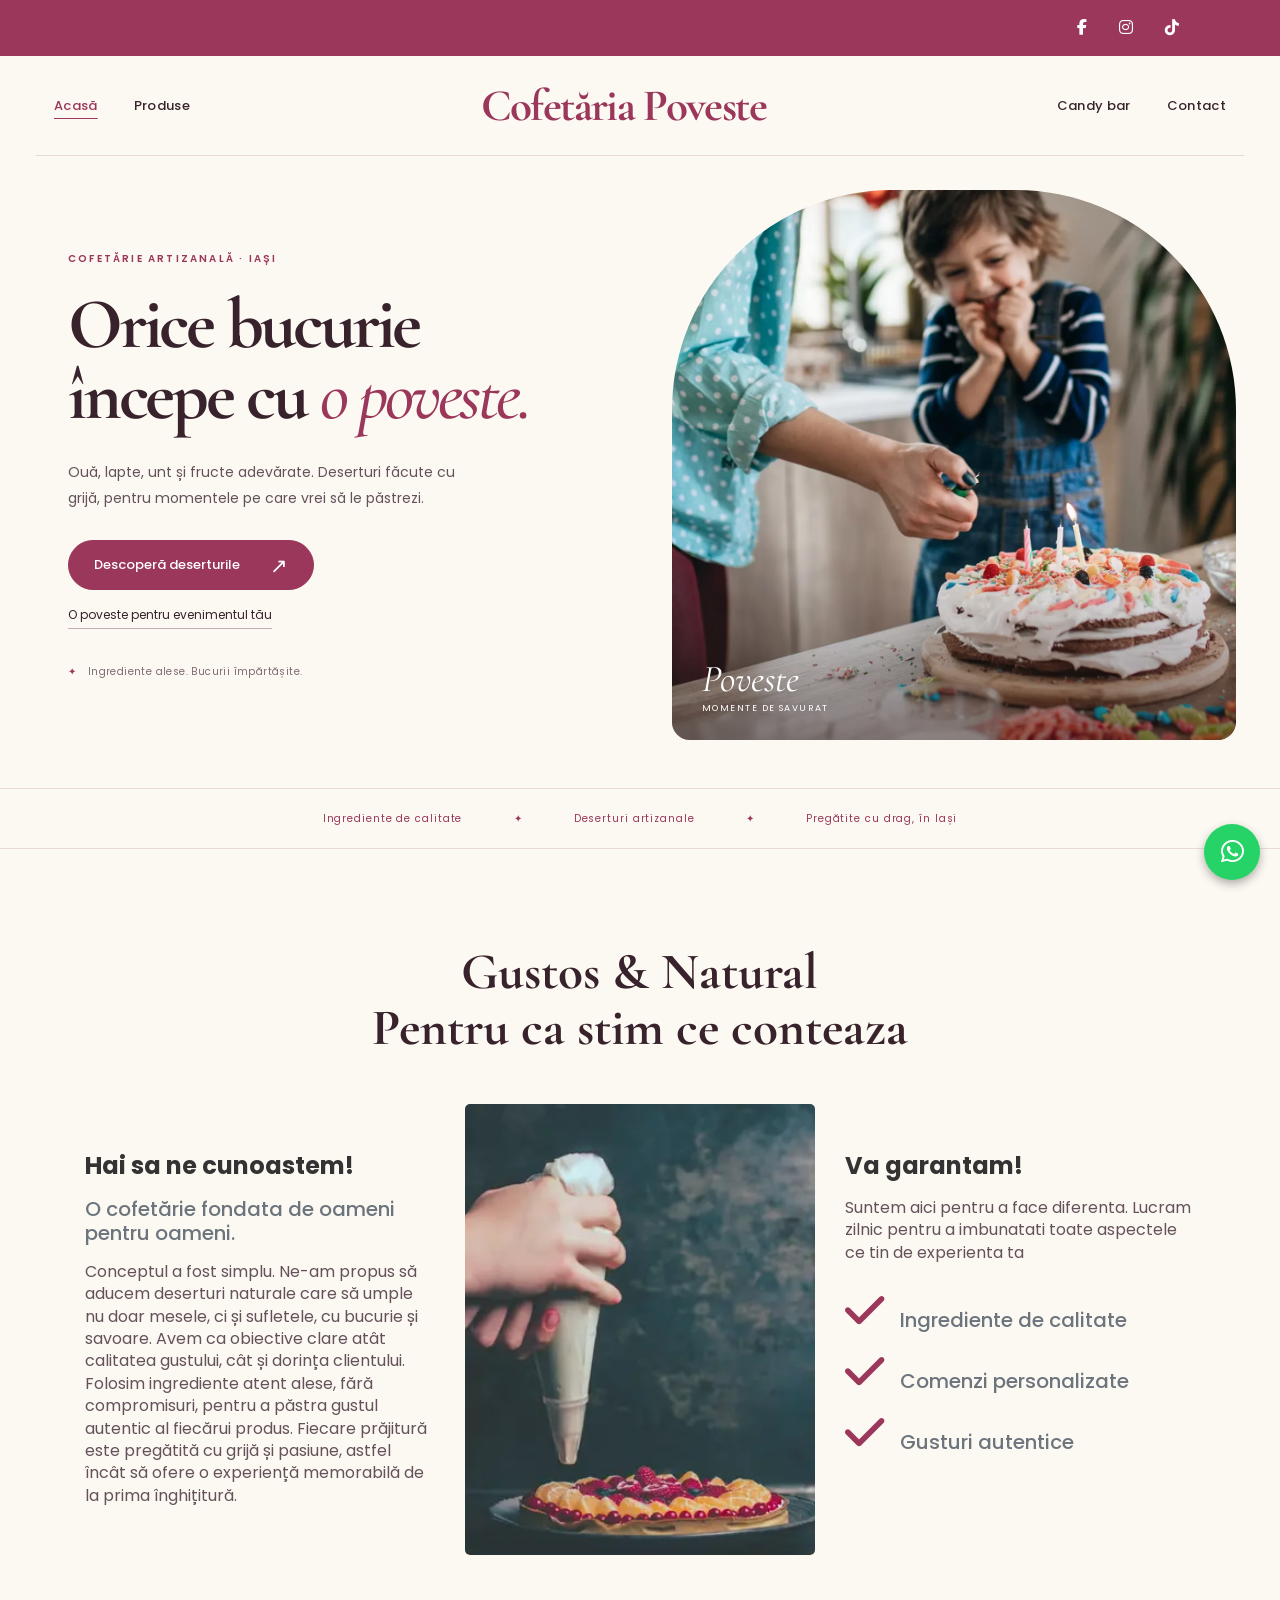
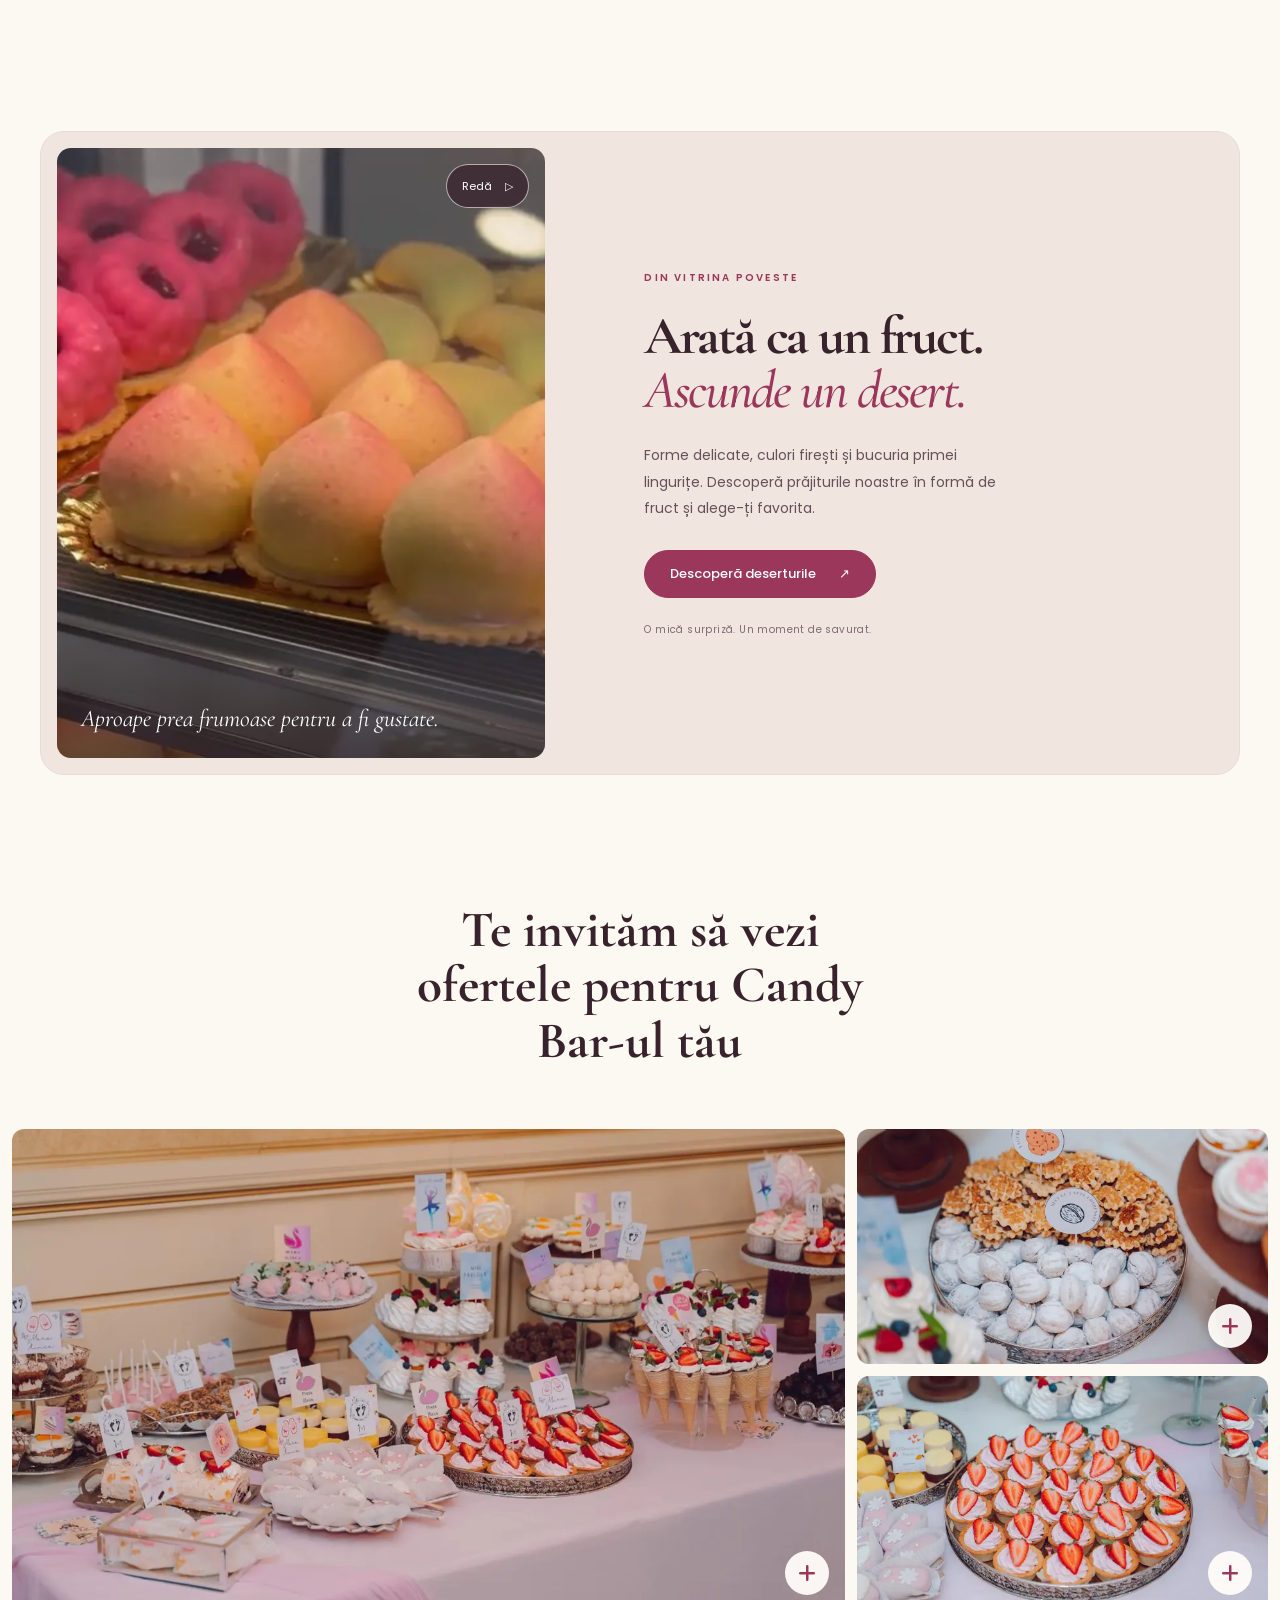
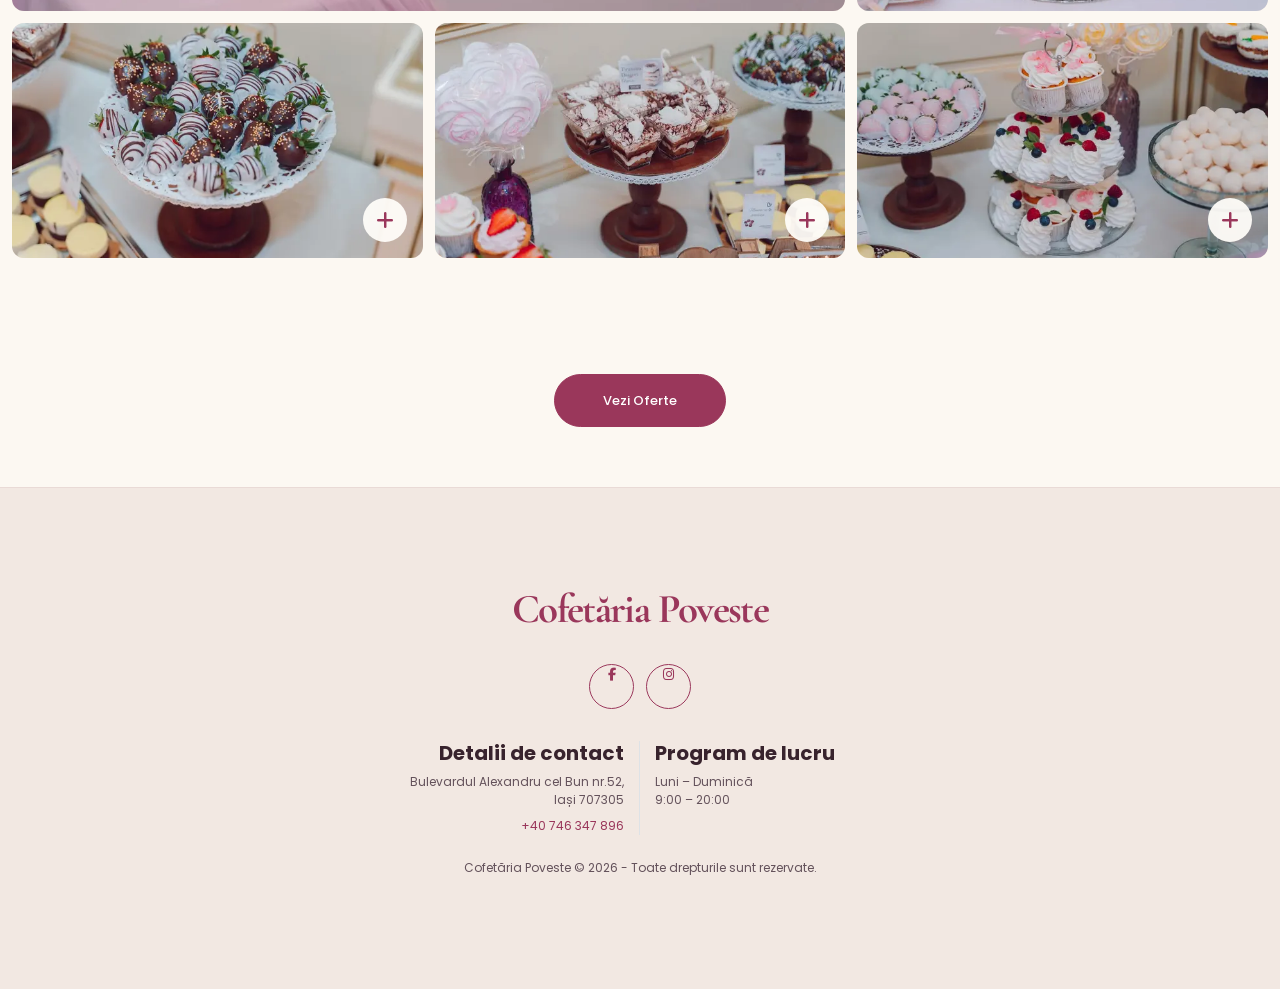
<file: index.html>
<!DOCTYPE html>
<html lang="ro">

<head>
    <meta charset="utf-8">
    <title>Cofetăria Poveste | Torturi și prăjituri naturale în Iași</title>
    <meta content="width=device-width, initial-scale=1.0" name="viewport">
    <meta name="robots" content="index, follow">
    <meta name="google-site-verification" content="S91lcV6cLPgcGKLk5XZZ_elVi3w1OPn96TS35QWElOM" />

    <script async src="https://www.googletagmanager.com/gtag/js?id=G-LCK2D1HWR2"></script>
<script>
  window.dataLayer = window.dataLayer || [];
  function gtag(){dataLayer.push(arguments);}
  gtag('js', new Date());
  gtag('config', 'G-LCK2D1HWR2');

</script>
    <!-- Favicon -->
    <!-- FAVICONS -->
<link rel="apple-touch-icon" sizes="180x180" href="img/apple-touch-icon.png">
<link rel="icon" href="/img/logo48.png" type="image/png">
<link rel="icon" type="image/png" sizes="32x32" href="img/favicon-32x32.png">
<link rel="icon" type="image/png" sizes="16x16" href="img/favicon-16x16.png">
<link rel="manifest" href="img/site.webmanifest">
<link rel="icon" type="image/x-icon" href="img/favicon.ico">
<meta name="theme-color" content="#9a375b">



    <!-- Google Web Fonts -->
    <link rel="preconnect" href="https://fonts.gstatic.com" crossorigin>
    <link href="https://fonts.googleapis.com/css2?family=Cormorant+Garamond:ital,wght@0,500;0,600;1,500;1,600&family=Poppins:wght@400;500;600;700&display=swap" rel="stylesheet">

    <!-- Font Awesome -->
<link href="https://cdnjs.cloudflare.com/ajax/libs/font-awesome/6.5.0/css/all.min.css" rel="stylesheet">

    <!-- Libraries Stylesheet -->
    <link href="lib/lightbox/css/lightbox.min.css" rel="stylesheet">

    <!-- Customized Bootstrap Stylesheet -->
    <link href="css/style.css" rel="stylesheet">
<script type="application/ld+json">
{
  "@context": "https://schema.org",
  "@type": "Bakery",
  "name": "Cofetăria Poveste",
  "image": "https://cofetariapoveste.ro/img/candy33.jpeg",
  "url": "https://cofetariapoveste.ro/",
  "telephone": "+40746347896",
  "address": {
    "@type": "PostalAddress",
    "streetAddress": "Bulevardul Alexandru cel Bun 52",
    "addressLocality": "Iași",
    "postalCode": "707305",
    "addressCountry": "RO"
  },
  "openingHours": "Mo-Su 09:00-20:00"
}
</script>


    <meta name="description" content="Torturi artizanale, prăjituri naturale și candy bar pentru evenimente în Iași. Descoperă Cofetăria Poveste și comandă deserturile preferate.">
    <link rel="canonical" href="https://cofetariapoveste.ro/">
    <meta property="og:type" content="website">
    <meta property="og:locale" content="ro_RO">
    <meta property="og:site_name" content="Cofetăria Poveste">
    <meta property="og:title" content="Cofetăria Poveste | Torturi și prăjituri naturale în Iași">
    <meta property="og:description" content="Torturi artizanale, prăjituri naturale și candy bar pentru evenimente în Iași. Descoperă Cofetăria Poveste și comandă deserturile preferate.">
    <meta property="og:url" content="https://cofetariapoveste.ro/">
    <meta property="og:image" content="https://cofetariapoveste.ro/img/fast/candy33-640.webp">
    <meta name="twitter:card" content="summary_large_image">
    <link rel="preconnect" href="https://fonts.googleapis.com">
    <link rel="stylesheet" href="css/optimizations.css">

<link rel="preload" as="image" href="img/fast/hero-family-centered-640.webp" imagesrcset="img/fast/hero-family-centered-640.webp 640w, img/fast/hero-family-centered-1280.webp 1280w" imagesizes="(max-width: 767px) 100vw, 52vw">
<link rel="stylesheet" href="css/poveste.css">
</head>

<body class="poveste-site page-home">
<a class="skip-link" href="#main-content">Sari la conținut</a>
    <!-- Topbar Start -->
    <div class="container-fluid bg-primary py-3 d-none d-md-block">
        <div class="container">
            <div class="row" >
                <div class="col-md-6 text-center text-lg-left mb-2 mb-lg-0" >
                   
                </div>
                <div class="col-md-6 text-center text-lg-right">
                    <div class="d-inline-flex align-items-center">
                        <a class="text-white px-3" href="https://www.facebook.com/IDinaArsene/" aria-label="Facebook">
                            <i class="fab fa-facebook-f"></i>
                        </a>
                        <a class="text-white px-3" href="https://www.instagram.com/cofetaria_poveste/" aria-label="Instagram">
                            <i class="fab fa-instagram"></i>
                        </a>
                        <a class="text-white px-3" href="https://www.tiktok.com/@cofetariapoveste" aria-label="TikTok">
                            <i class="fab fa-tiktok"></i>
                        </a>
                  
                    </div>
                </div>
            </div>
        </div>
    </div>
    <!-- Topbar End -->


    <!-- Navbar Start -->
    <div class="container-fluid position-relative nav-bar p-0">
        <div class="container-lg position-relative p-0 px-lg-3" style="z-index: 9;">
            <nav class="navbar navbar-expand-lg bg-white navbar-light shadow p-lg-0">
                <a href="index.html" class="navbar-brand d-block d-lg-none">
                    <h2 class="m-0 display-4 text-primary"><span class="text-secondary"></span>Poveste</h2>
                </a>
                <button type="button" class="navbar-toggler" data-toggle="collapse" data-target="#navbarCollapse" aria-controls="navbarCollapse" aria-expanded="false" aria-label="Deschide meniul">
                    <span class="navbar-toggler-icon"></span>
                </button>
                <div class="collapse navbar-collapse justify-content-between" id="navbarCollapse">
                    <div class="navbar-nav ml-auto py-0">
                        <a href="index.html" aria-current="page" class="nav-item nav-link active">Acasă</a>
                        <a href="product.html" class="nav-item nav-link">Produse</a>
                    </div>
                    <a href="index.html" class="navbar-brand mx-5 d-none d-lg-block">
                        <h2 class="m-0 display-4 text-primary"><span class="text-secondary">Cofetăria Poveste</span></h2>
                    </a>
                    <div class="navbar-nav mr-auto py-0">
                        <a href="gallery.html" class="nav-item nav-link">Candy bar</a>
                        <a href="contact.html" class="nav-item nav-link">Contact</a>
                    </div>
                </div>
            </nav>
        </div>
    </div>
    <!-- Navbar End -->
<main id="main-content" tabindex="-1">


    <section class="story-hero" aria-labelledby="hero-title">
  <div class="hero-copy">
    <p class="eyebrow">Cofetărie artizanală · Iași</p>
    <h1 id="hero-title">Orice bucurie<br>începe cu <em>o poveste.</em></h1>
    <p class="hero-description">Ouă, lapte, unt și fructe adevărate. Deserturi făcute cu grijă, pentru momentele pe care vrei să le păstrezi.</p>
    <div class="hero-actions"><a class="btn btn-primary" href="product.html">Descoperă deserturile <span aria-hidden="true">↗</span></a>
    <a class="hero-text-link" href="gallery.html">O poveste pentru evenimentul tău</a></div>
    <p class="hero-note"><span aria-hidden="true">✦</span> Ingrediente alese. Bucurii împărtășite.</p>
  </div>
  <div class="hero-photo">
    <img src="img/fast/hero-family-centered-640.webp" srcset="img/fast/hero-family-centered-640.webp 640w, img/fast/hero-family-centered-1280.webp 1280w" sizes="(max-width: 767px) 100vw, 52vw" width="1280" height="1382" alt="Un moment aniversar în familie, cu tort și lumânări" fetchpriority="high" loading="eager" decoding="async">
    <span class="photo-signature" aria-hidden="true">Poveste <small>momente de savurat</small></span>
  </div>
</section>
<div class="story-ribbon"><span>Ingrediente de calitate</span><span aria-hidden="true">✦</span><span>Deserturi artizanale</span><span aria-hidden="true">✦</span><span>Pregătite cu drag, în Iași</span></div>


    <!-- About Start -->
    <div class="container-fluid py-5 main">
        <div class="container py-5">
            <div class="row justify-content-center">
                <div class="col-lg-7">
                    <h2 class="section-title position-relative text-center mb-5" data-aos="fade-up">Gustos & Natural <br> Pentru ca stim ce conteaza</h2>
                </div>
            </div>
            <div class="row">
                <div class="col-lg-4 py-5">
                    <h4 class="font-weight-bold mb-3" id="letknow" data-aos="fade-right">Hai sa ne cunoastem!</h4>
                    <h5 class="text-muted mb-3" data-aos="fade-right">O cofetărie fondata de oameni pentru oameni.</h5>
                    <p data-aos="fade-right">Conceptul a fost simplu. Ne-am propus să aducem deserturi naturale care să umple nu doar mesele, ci și sufletele, cu bucurie și savoare. 
                        Avem ca obiective clare atât calitatea gustului, cât și dorința clientului.
                        Folosim ingrediente atent alese, fără compromisuri, pentru a păstra gustul autentic al fiecărui produs. Fiecare prăjitură este pregătită cu grijă și pasiune, astfel încât să ofere o experiență 
                        memorabilă de la prima înghițitură.</p>
                    
                </div>
                <div class="col-lg-4" style="min-height: 400px;">
                    <div class="position-relative h-100 rounded overflow-hidden">
                        <img class="position-absolute w-100 h-100" src="img/fast/home-advantages-640.webp" style="object-fit: cover;" data-aos="zoom-in" width="687" height="1031" alt="Deserturi artizanale la Cofetăria Poveste" loading="lazy" decoding="async" srcset="img/fast/home-advantages-320.webp 320w" sizes="(max-width: 767px) 50vw, 33vw">
                    </div>
                </div>
                <div class="col-lg-4 py-5">
                    <h4 class="font-weight-bold mb-3" data-aos="fade-left">Va garantam!</h4>
                    <p data-aos="fade-left">Suntem aici pentru a face diferenta. Lucram zilnic pentru a imbunatati toate aspectele ce tin de experienta ta</p><br>
                    <h5 class="text-muted mb-3" data-aos="fade-left"><i class="fa fa-check text-secondary mr-3"></i>Ingrediente de calitate</h5>
                    <h5 class="text-muted mb-3" data-aos="fade-left"><i class="fa fa-check text-secondary mr-3"></i>Comenzi personalizate</h5>
                    <h5 class="text-muted mb-3" data-aos="fade-left"><i class="fa fa-check text-secondary mr-3"></i>Gusturi autentice</h5>
                    
                </div>
            </div>
        </div>
    </div>
    <!-- About End -->


    <!-- Promotion Start -->
<section class="fruit-story" aria-labelledby="fruit-title">
  <div class="fruit-film">
    <video id="fruit-video" poster="img/fast/fruit-video-poster.webp" src="video/IMG_9591.mp4" autoplay loop muted playsinline preload="metadata" aria-label="Prăjituri în formă de fruct, pregătite la Cofetăria Poveste"></video>
    <span class="film-caption">Aproape prea frumoase pentru a fi gustate.</span>
    <button id="fruit-video-toggle" type="button" class="film-toggle" aria-controls="fruit-video" aria-label="Pune videoclipul pe pauză">Pauză <span aria-hidden="true">Ⅱ</span></button>
  </div>
  <div class="fruit-copy">
    <p class="eyebrow">Din vitrina Poveste</p>
    <h2 id="fruit-title">Arată ca un fruct.<br><em>Ascunde un desert.</em></h2>
    <p>Forme delicate, culori firești și bucuria primei lingurițe. Descoperă prăjiturile noastre în formă de fruct și alege-ți favorita.</p>
    <a class="btn btn-primary" href="product.html">Descoperă deserturile <span aria-hidden="true">↗</span></a>
    <span class="fruit-detail">O mică surpriză. Un moment de savurat.</span>
  </div>
</section>
<!-- Promotion End -->



    <!-- Portfolio Start -->
    <div class="container-fluid my-5 py-5 px-0">
        <div class="row justify-content-center m-0">
            <div class="col-lg-5">
                <h2 class="section-title position-relative text-center mb-5" data-aos="fade-up">Te invităm să vezi ofertele pentru <span class="candy-bar-span">Candy Bar-ul tău</span></h2>
            </div>
        </div>
        <div class="row m-0 portfolio-container">
            <div class="col-lg-4 col-md-6 p-0 portfolio-item">
                <div class="position-relative overflow-hidden">
                    <img class="img-fluid w-100" src="img/fast/candyb1-640.webp" alt="Candy bar pentru evenimente la Cofetăria Poveste" width="1600" height="1066" loading="lazy" decoding="async" srcset="img/fast/candyb1-320.webp 320w, img/fast/candyb1-640.webp 640w, img/fast/candyb1-1280.webp 1280w" sizes="(max-width: 767px) 100vw, 66vw">
                    <a class="portfolio-btn" href="img/fast/candyb1-1280.webp" data-lightbox="portfolio" aria-label="Afișează fotografia candy barului">
                        <i class="fa fa-plus text-primary" style="font-size: 60px;"></i>
                    </a>
                </div>
            </div>
            <div class="col-lg-4 col-md-6 p-0 portfolio-item">
                <div class="position-relative overflow-hidden">
                    <img class="img-fluid w-100" src="img/fast/Candy2-640.webp" alt="Candy bar pentru evenimente la Cofetăria Poveste" width="1600" height="1066" loading="lazy" decoding="async" srcset="img/fast/Candy2-320.webp 320w, img/fast/Candy2-640.webp 640w" sizes="(max-width: 767px) 50vw, 33vw">
                    <a class="portfolio-btn" href="img/fast/Candy2-1280.webp" data-lightbox="portfolio" aria-label="Afișează fotografia candy barului">
                        <i class="fa fa-plus text-primary" style="font-size: 60px;"></i>
                    </a>
                </div>
            </div>
            <div class="col-lg-4 col-md-6 p-0 portfolio-item">
                <div class="position-relative overflow-hidden">
                    <img class="img-fluid w-100" src="img/fast/candy3-640.webp" alt="Candy bar pentru evenimente la Cofetăria Poveste" width="1600" height="1066" loading="lazy" decoding="async" srcset="img/fast/candy3-320.webp 320w, img/fast/candy3-640.webp 640w" sizes="(max-width: 767px) 50vw, 33vw">
                    <a class="portfolio-btn" href="img/fast/candy3-1280.webp" data-lightbox="portfolio" aria-label="Afișează fotografia candy barului">
                        <i class="fa fa-plus text-primary" style="font-size: 60px;"></i>
                    </a>
                </div>
            </div>
            <div class="col-lg-4 col-md-6 p-0 portfolio-item">
                <div class="position-relative overflow-hidden">
                    <img class="img-fluid w-100" src="img/fast/Candy4-640.webp" alt="Candy bar pentru evenimente la Cofetăria Poveste" width="1600" height="1066" loading="lazy" decoding="async" srcset="img/fast/Candy4-320.webp 320w, img/fast/Candy4-640.webp 640w" sizes="(max-width: 767px) 50vw, 33vw">
                    <a class="portfolio-btn" href="img/fast/Candy4-1280.webp" data-lightbox="portfolio" aria-label="Afișează fotografia candy barului">
                        <i class="fa fa-plus text-primary" style="font-size: 60px;"></i>
                    </a>
                </div>
            </div>
            <div class="col-lg-4 col-md-6 p-0 portfolio-item">
                <div class="position-relative overflow-hidden">
                    <img class="img-fluid w-100" src="img/fast/Candy5-640.webp" alt="Candy bar pentru evenimente la Cofetăria Poveste" width="1600" height="1066" loading="lazy" decoding="async" srcset="img/fast/Candy5-320.webp 320w, img/fast/Candy5-640.webp 640w" sizes="(max-width: 767px) 50vw, 33vw">
                    <a class="portfolio-btn" href="img/fast/Candy5-1280.webp" data-lightbox="portfolio" aria-label="Afișează fotografia candy barului">
                        <i class="fa fa-plus text-primary" style="font-size: 60px;"></i>
                    </a>
                </div>
            </div>
            <div class="col-lg-4 col-md-6 p-0 portfolio-item">
                <div class="position-relative overflow-hidden">
                    <img class="img-fluid w-100" src="img/fast/candy6-640.webp" alt="Candy bar pentru evenimente la Cofetăria Poveste" width="1600" height="1066" loading="lazy" decoding="async" srcset="img/fast/candy6-320.webp 320w, img/fast/candy6-640.webp 640w" sizes="(max-width: 767px) 50vw, 33vw">
                    <a class="portfolio-btn" href="img/fast/candy6-1280.webp" data-lightbox="portfolio" aria-label="Afișează fotografia candy barului">
                        <i class="fa fa-plus text-primary" style="font-size: 60px;"></i>
                    </a>
                </div>
            </div>
        </div>
    </div>

    <!-- portfolio End -->
     <!-- Custom Button After Portfolio -->
<div class="text-center my-5">
  <a href="gallery.html" class="btn btn-primary py-3 px-5 mt-2">
    Vezi Oferte
  </a>
</div>



    </main>
    <!-- Footer Start -->
    <div class="container-fluid footer bg-light py-5" style="margin-top: 90px;">
        <div class="container text-center py-5">
            <div class="row">
                <div class="col-12 mb-4">
                    <a href="index.html" class="navbar-brand m-0">
                        <h2 class="m-0 mt-n2 display-4 text-primary"><span class="text-secondary"></span>Cofetăria Poveste</h2>
                    </a>
                </div>
                <div class="col-12 mb-4">
                    <a class="btn btn-outline-secondary btn-social mr-2" href="https://www.facebook.com/IDinaArsene/" aria-label="Facebook"><i class="fab fa-facebook-f"></i></a>
                    <a class="btn btn-outline-secondary btn-social" href="https://www.instagram.com/cofetaria_poveste/" aria-label="Instagram"><i class="fab fa-instagram"></i></a>
                </div>
                <div class="col-12 mt-2 mb-4">
                    <div class="row">
                        <div class="col-sm-6 text-center text-sm-right border-right mb-3 mb-sm-0">
                            <h5 class="font-weight-bold mb-2">Detalii de contact</h5>
                            <p class="mb-2">Bulevardul Alexandru cel Bun nr.52,<br> Iași 707305</p>
                            <p class="mb-0"><a href="tel:+40746347896">+40 746 347 896</a></p>
                        </div>
                        <div class="col-sm-6 text-center text-sm-left">
                            <h5 class="font-weight-bold mb-2">Program de lucru</h5>
                            <p class="mb-2">Luni – Duminică <br> 9:00 – 20:00</p>
                
                        </div>
                    </div>
                </div>
                <div class="col-12">
                    <p > Cofetăria Poveste © 2026 - Toate drepturile sunt rezervate.
                    </p>
                </div>
            </div>
        </div>
    </div>
    <!-- Footer End -->


    <!-- Back to Top -->
    <a href="#" class="btn btn-secondary px-2 back-to-top" aria-label="Înapoi sus"><i class="fa fa-angle-double-up"></i></a>


    <!-- JavaScript Libraries -->
    <script defer src="https://code.jquery.com/jquery-3.4.1.min.js"></script>
    <script defer src="https://stackpath.bootstrapcdn.com/bootstrap/4.4.1/js/bootstrap.bundle.min.js"></script>
    <script defer src="lib/lightbox/js/lightbox.min.js"></script>

    <!-- Contact Javascript File -->

    <!-- Template Javascript -->
    <script async src="js/main.js"></script>
<a href="https://wa.me/40774950664" target="_blank" rel="noopener noreferrer" class="whatsapp-float" aria-label="WhatsApp">
  <i class="fab fa-whatsapp"></i>
</a>

<script async src="js/site.js"></script>
</body>

</html>
</file>
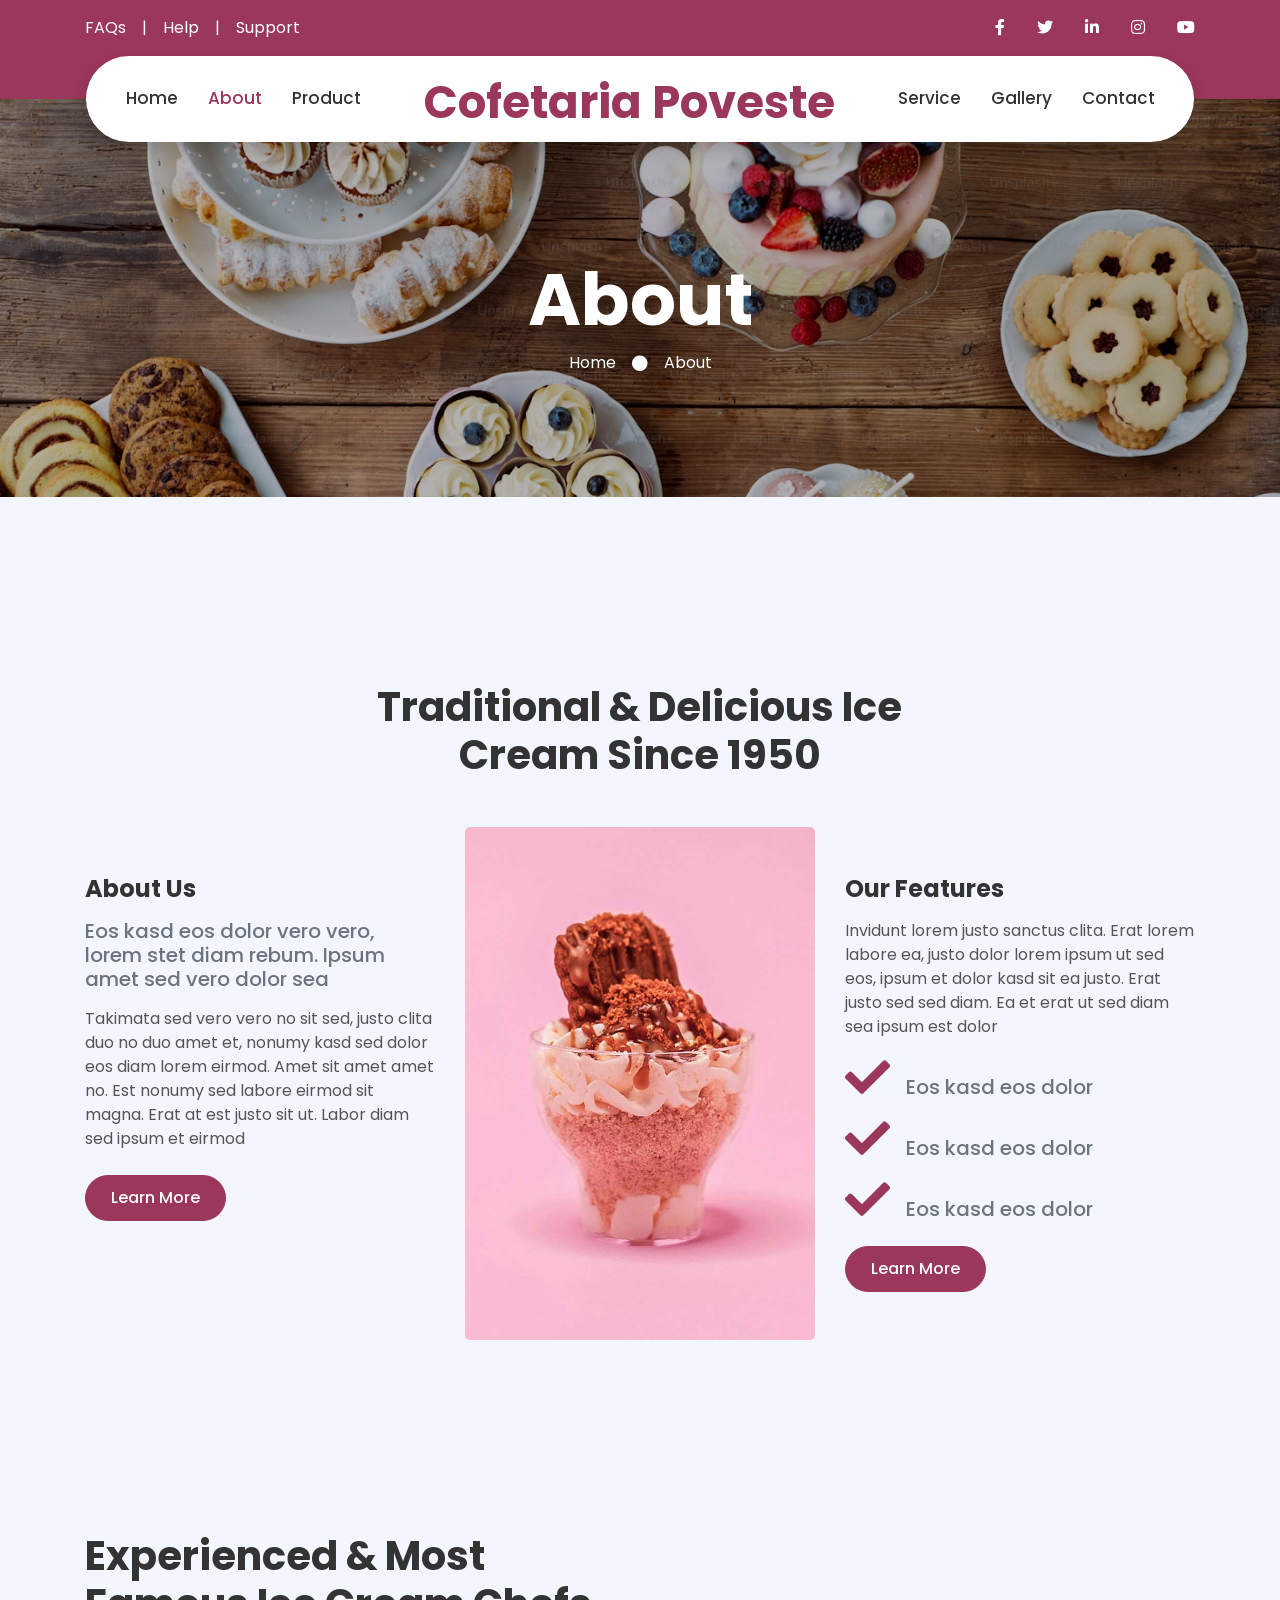
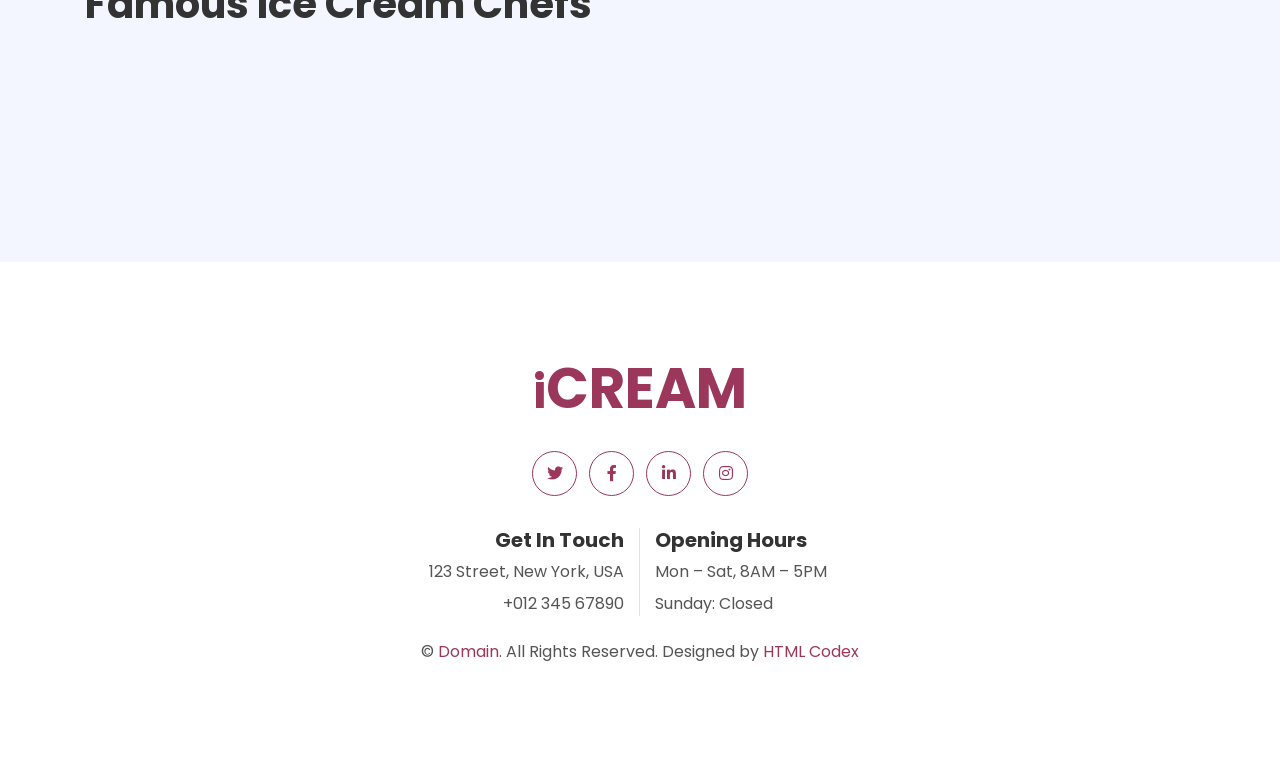
<file: about.html>
<!DOCTYPE html>
<html lang="en">

<head>
    <meta charset="utf-8">
    <title>iCREAM - Ice Cream Shop Website Template</title>
    <meta content="width=device-width, initial-scale=1.0" name="viewport">
    <meta content="Free HTML Templates" name="keywords">
    <meta content="Free HTML Templates" name="description">

    <!-- Favicon -->
    <link href="img/favicon.ico" rel="icon">

    <!-- Google Web Fonts -->
    <link rel="preconnect" href="https://fonts.gstatic.com">
    <link href="https://fonts.googleapis.com/css2?family=Poppins:wght@400;500;600;700&display=swap" rel="stylesheet">

    <!-- Font Awesome -->
    <link href="https://cdnjs.cloudflare.com/ajax/libs/font-awesome/5.10.0/css/all.min.css" rel="stylesheet">

    <!-- Libraries Stylesheet -->
    <link href="lib/owlcarousel/assets/owl.carousel.min.css" rel="stylesheet">
    <link href="lib/lightbox/css/lightbox.min.css" rel="stylesheet">

    <!-- Customized Bootstrap Stylesheet -->
    <link href="css/style.css" rel="stylesheet">
<meta name="robots" content="noindex, follow">
</head>

<body>
    <!-- Topbar Start -->
    <div class="container-fluid bg-primary py-3 d-none d-md-block">
        <div class="container">
            <div class="row">
                <div class="col-md-6 text-center text-lg-left mb-2 mb-lg-0">
                    <div class="d-inline-flex align-items-center">
                        <a class="text-white pr-3" href="">FAQs</a>
                        <span class="text-white">|</span>
                        <a class="text-white px-3" href="">Help</a>
                        <span class="text-white">|</span>
                        <a class="text-white pl-3" href="">Support</a>
                    </div>
                </div>
                <div class="col-md-6 text-center text-lg-right">
                    <div class="d-inline-flex align-items-center">
                        <a class="text-white px-3" href="">
                            <i class="fab fa-facebook-f"></i>
                        </a>
                        <a class="text-white px-3" href="">
                            <i class="fab fa-twitter"></i>
                        </a>
                        <a class="text-white px-3" href="">
                            <i class="fab fa-linkedin-in"></i>
                        </a>
                        <a class="text-white px-3" href="">
                            <i class="fab fa-instagram"></i>
                        </a>
                        <a class="text-white pl-3" href="">
                            <i class="fab fa-youtube"></i>
                        </a>
                    </div>
                </div>
            </div>
        </div>
    </div>
    <!-- Topbar End -->


    <!-- Navbar Start -->
    <div class="container-fluid position-relative nav-bar p-0">
        <div class="container-lg position-relative p-0 px-lg-3" style="z-index: 9;">
            <nav class="navbar navbar-expand-lg bg-white navbar-light shadow p-lg-0">
                <a href="index.html" class="navbar-brand d-block d-lg-none">
                    <h1 class="m-0 display-4 text-primary"><span class="text-secondary">i</span>CREAM</h1>
                </a>
                <button type="button" class="navbar-toggler" data-toggle="collapse" data-target="#navbarCollapse">
                    <span class="navbar-toggler-icon"></span>
                </button>
                <div class="collapse navbar-collapse justify-content-between" id="navbarCollapse">
                    <div class="navbar-nav ml-auto py-0">
                        <a href="index.html" class="nav-item nav-link">Home</a>
                        <a href="about.html" class="nav-item nav-link active">About</a>
                        <a href="product.html" class="nav-item nav-link">Product</a>
                    </div>
                    <a href="index.html" class="navbar-brand mx-5 d-none d-lg-block">
                        <h1 class="m-0 display-4 text-primary"><span class="text-secondary">Cofetaria Poveste</span></h1>
                    </a>
                    <div class="navbar-nav mr-auto py-0">
                        <a href="service.html" class="nav-item nav-link">Service</a>
                        <a href="gallery.html" class="nav-item nav-link">Gallery</a>
                        <a href="contact.html" class="nav-item nav-link">Contact</a>
                    </div>
                </div>
            </nav>
        </div>
    </div>
    <!-- Navbar End -->


    <!-- Header Start -->
    <div class="jumbotron jumbotron-fluid page-header" style="margin-bottom: 90px;">
        <div class="container text-center py-5">
            <h1 class="text-white display-3 mt-lg-5">About</h1>
            <div class="d-inline-flex align-items-center text-white">
                <p class="m-0"><a class="text-white" href="">Home</a></p>
                <i class="fa fa-circle px-3"></i>
                <p class="m-0">About</p>
            </div>
        </div>
    </div>
    <!-- Header End -->


    <!-- About Start -->
    <div class="container-fluid py-5">
        <div class="container py-5">
            <div class="row justify-content-center">
                <div class="col-lg-7">
                    <h1 class="section-title position-relative text-center mb-5">Traditional & Delicious Ice Cream Since 1950</h1>
                </div>
            </div>
            <div class="row">
                <div class="col-lg-4 py-5">
                    <h4 class="font-weight-bold mb-3">About Us</h4>
                    <h5 class="text-muted mb-3">Eos kasd eos dolor vero vero, lorem stet diam rebum. Ipsum amet sed vero dolor sea</h5>
                    <p>Takimata sed vero vero no sit sed, justo clita duo no duo amet et, nonumy kasd sed dolor eos diam lorem eirmod. Amet sit amet amet no. Est nonumy sed labore eirmod sit magna. Erat at est justo sit ut. Labor diam sed ipsum et eirmod</p>
                    <a href="" class="btn btn-secondary mt-2">Learn More</a>
                </div>
                <div class="col-lg-4" style="min-height: 400px;">
                    <div class="position-relative h-100 rounded overflow-hidden">
                        <img class="position-absolute w-100 h-100" src="img/about.jpg" style="object-fit: cover;">
                    </div>
                </div>
                <div class="col-lg-4 py-5">
                    <h4 class="font-weight-bold mb-3">Our Features</h4>
                    <p>Invidunt lorem justo sanctus clita. Erat lorem labore ea, justo dolor lorem ipsum ut sed eos, ipsum et dolor kasd sit ea justo. Erat justo sed sed diam. Ea et erat ut sed diam sea ipsum est dolor</p>
                    <h5 class="text-muted mb-3"><i class="fa fa-check text-secondary mr-3"></i>Eos kasd eos dolor</h5>
                    <h5 class="text-muted mb-3"><i class="fa fa-check text-secondary mr-3"></i>Eos kasd eos dolor</h5>
                    <h5 class="text-muted mb-3"><i class="fa fa-check text-secondary mr-3"></i>Eos kasd eos dolor</h5>
                    <a href="" class="btn btn-primary mt-2">Learn More</a>
                </div>
            </div>
        </div>
    </div>
    <!-- About End -->


    <!-- Team Start -->
    <div class="container-fluid py-5">
        <div class="container py-5">
            <div class="row">
                <div class="col-lg-6">
                    <h1 class="section-title position-relative mb-5">Experienced & Most Famous Ice Cream Chefs</h1>
                </div>
                <div class="col-lg-6 mb-5 mb-lg-0 pb-5 pb-lg-0"></div>
            </div>
            <div class="row">
                <div class="col-12">
                    <div class="owl-carousel team-carousel">
                        <div class="team-item">
                            <div class="team-img mx-auto">
                                <img class="rounded-circle w-100 h-100" src="img/team-1.jpg" style="object-fit: cover;">
                            </div>
                            <div class="position-relative text-center bg-light rounded px-4 py-5" style="margin-top: -100px;">
                                <h3 class="font-weight-bold mt-5 mb-3 pt-5">Full Name</h3>
                                <h6 class="text-uppercase text-muted mb-4">Designation</h6>
                                <div class="d-flex justify-content-center pt-1">
                                    <a class="btn btn-outline-secondary btn-social mr-2" href="#"><i class="fab fa-twitter"></i></a>
                                    <a class="btn btn-outline-secondary btn-social mr-2" href="#"><i class="fab fa-facebook-f"></i></a>
                                    <a class="btn btn-outline-secondary btn-social mr-2" href="#"><i class="fab fa-linkedin-in"></i></a>
                                </div>
                            </div>
                        </div>
                        <div class="team-item">
                            <div class="team-img mx-auto">
                                <img class="rounded-circle w-100 h-100" src="img/team-2.jpg" style="object-fit: cover;">
                            </div>
                            <div class="position-relative text-center bg-light rounded px-4 py-5" style="margin-top: -100px;">
                                <h3 class="font-weight-bold mt-5 mb-3 pt-5">Full Name</h3>
                                <h6 class="text-uppercase text-muted mb-4">Designation</h6>
                                <div class="d-flex justify-content-center pt-1">
                                    <a class="btn btn-outline-secondary btn-social mr-2" href="#"><i class="fab fa-twitter"></i></a>
                                    <a class="btn btn-outline-secondary btn-social mr-2" href="#"><i class="fab fa-facebook-f"></i></a>
                                    <a class="btn btn-outline-secondary btn-social mr-2" href="#"><i class="fab fa-linkedin-in"></i></a>
                                </div>
                            </div>
                        </div>
                        <div class="team-item">
                            <div class="team-img mx-auto">
                                <img class="rounded-circle w-100 h-100" src="img/team-3.jpg" style="object-fit: cover;">
                            </div>
                            <div class="position-relative text-center bg-light rounded px-4 py-5" style="margin-top: -100px;">
                                <h3 class="font-weight-bold mt-5 mb-3 pt-5">Full Name</h3>
                                <h6 class="text-uppercase text-muted mb-4">Designation</h6>
                                <div class="d-flex justify-content-center pt-1">
                                    <a class="btn btn-outline-secondary btn-social mr-2" href="#"><i class="fab fa-twitter"></i></a>
                                    <a class="btn btn-outline-secondary btn-social mr-2" href="#"><i class="fab fa-facebook-f"></i></a>
                                    <a class="btn btn-outline-secondary btn-social mr-2" href="#"><i class="fab fa-linkedin-in"></i></a>
                                </div>
                            </div>
                        </div>
                        <div class="team-item">
                            <div class="team-img mx-auto">
                                <img class="rounded-circle w-100 h-100" src="img/team-4.jpg" style="object-fit: cover;">
                            </div>
                            <div class="position-relative text-center bg-light rounded px-4 py-5" style="margin-top: -100px;">
                                <h3 class="font-weight-bold mt-5 mb-3 pt-5">Full Name</h3>
                                <h6 class="text-uppercase text-muted mb-4">Designation</h6>
                                <div class="d-flex justify-content-center pt-1">
                                    <a class="btn btn-outline-secondary btn-social mr-2" href="#"><i class="fab fa-twitter"></i></a>
                                    <a class="btn btn-outline-secondary btn-social mr-2" href="#"><i class="fab fa-facebook-f"></i></a>
                                    <a class="btn btn-outline-secondary btn-social mr-2" href="#"><i class="fab fa-linkedin-in"></i></a>
                                </div>
                            </div>
                        </div>
                    </div>
                </div>
            </div>
        </div>
    </div>
    <!-- Team End -->


    <!-- Footer Start -->
    <div class="container-fluid footer bg-light py-5" style="margin-top: 90px;">
        <div class="container text-center py-5">
            <div class="row">
                <div class="col-12 mb-4">
                    <a href="index.html" class="navbar-brand m-0">
                        <h1 class="m-0 mt-n2 display-4 text-primary"><span class="text-secondary">i</span>CREAM</h1>
                    </a>
                </div>
                <div class="col-12 mb-4">
                    <a class="btn btn-outline-secondary btn-social mr-2" href="#"><i class="fab fa-twitter"></i></a>
                    <a class="btn btn-outline-secondary btn-social mr-2" href="#"><i class="fab fa-facebook-f"></i></a>
                    <a class="btn btn-outline-secondary btn-social mr-2" href="#"><i class="fab fa-linkedin-in"></i></a>
                    <a class="btn btn-outline-secondary btn-social" href="#"><i class="fab fa-instagram"></i></a>
                </div>
                <div class="col-12 mt-2 mb-4">
                    <div class="row">
                        <div class="col-sm-6 text-center text-sm-right border-right mb-3 mb-sm-0">
                            <h5 class="font-weight-bold mb-2">Get In Touch</h5>
                            <p class="mb-2">123 Street, New York, USA</p>
                            <p class="mb-0">+012 345 67890</p>
                        </div>
                        <div class="col-sm-6 text-center text-sm-left">
                            <h5 class="font-weight-bold mb-2">Opening Hours</h5>
                            <p class="mb-2">Mon – Sat, 8AM – 5PM</p>
                            <p class="mb-0">Sunday: Closed</p>
                        </div>
                    </div>
                </div>
                <div class="col-12">
                    <p class="m-0">&copy; <a href="#">Domain</a>. All Rights Reserved. Designed by <a href="https://htmlcodex.com">HTML Codex</a>
                    </p>
                </div>
            </div>
        </div>
    </div>
    <!-- Footer End -->


    <!-- Back to Top -->
    <a href="#" class="btn btn-secondary px-2 back-to-top"><i class="fa fa-angle-double-up"></i></a>


    <!-- JavaScript Libraries -->
    <script src="https://code.jquery.com/jquery-3.4.1.min.js"></script>
    <script src="https://stackpath.bootstrapcdn.com/bootstrap/4.4.1/js/bootstrap.bundle.min.js"></script>
    <script src="lib/easing/easing.min.js"></script>
    <script src="lib/waypoints/waypoints.min.js"></script>
    <script src="lib/owlcarousel/owl.carousel.min.js"></script>
    <script src="lib/isotope/isotope.pkgd.min.js"></script>
    <script src="lib/lightbox/js/lightbox.min.js"></script>

    <!-- Contact Javascript File -->
    <script src="mail/jqBootstrapValidation.min.js"></script>
    <script src="mail/contact.js"></script>

    <!-- Template Javascript -->
    <script src="js/main.js"></script>
</body>

</html>
</file>
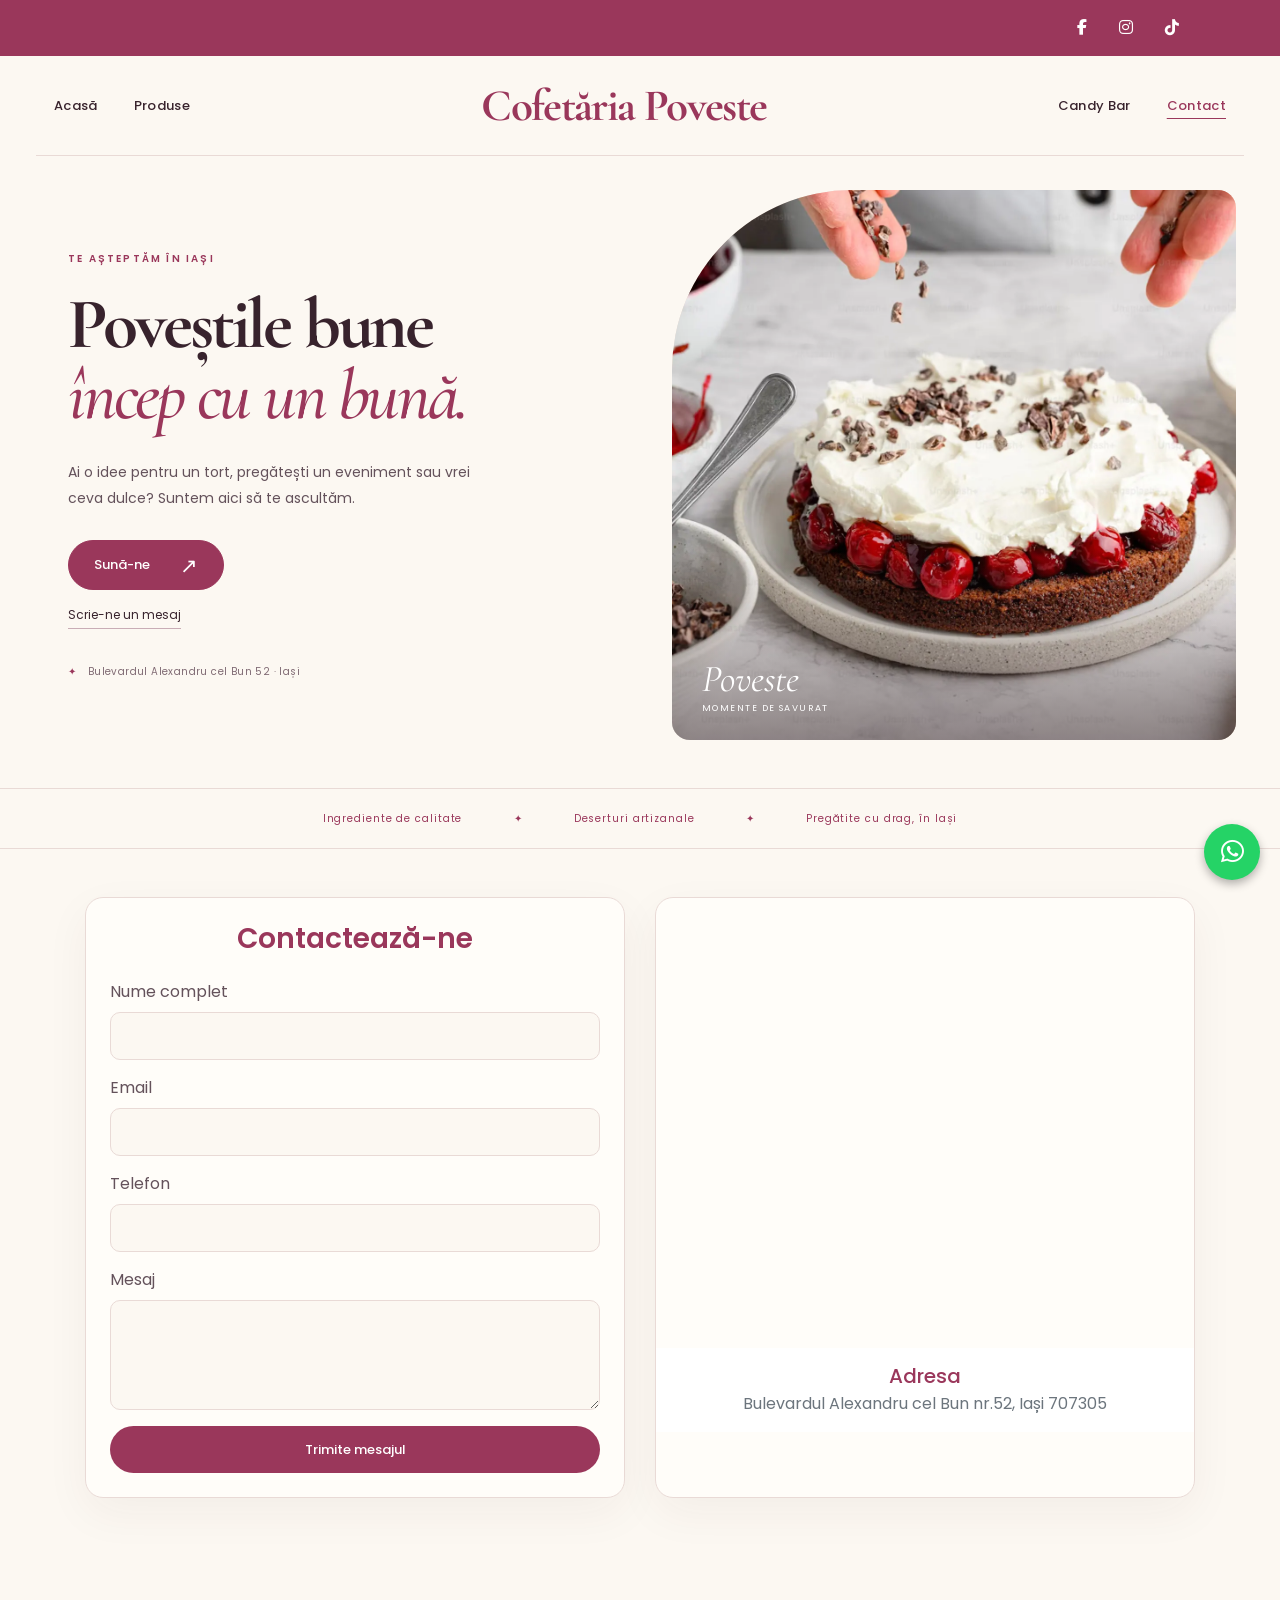
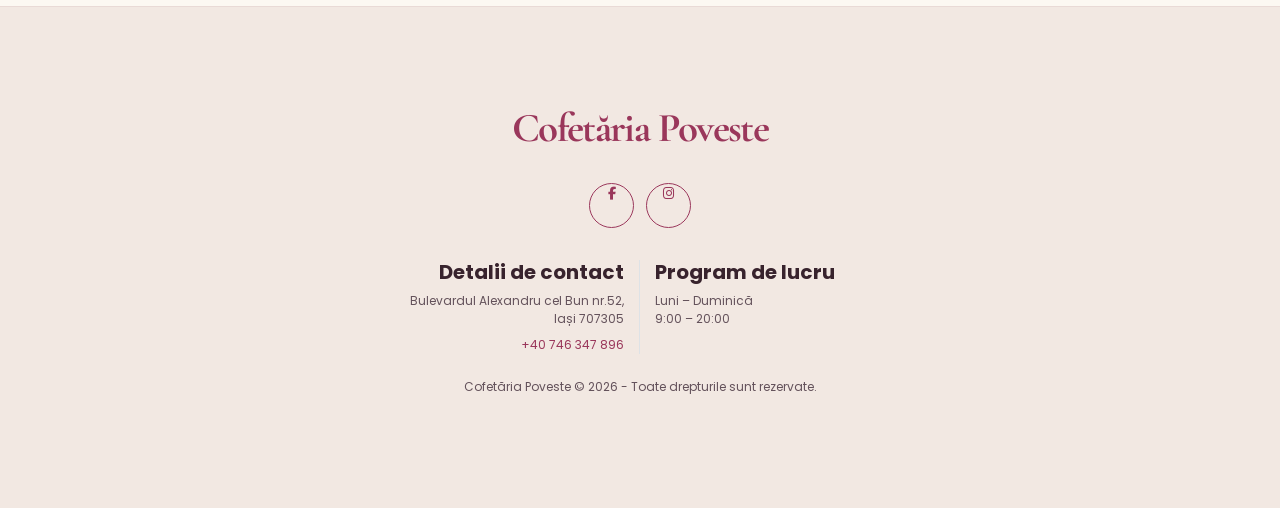
<file: contact.html>
<!DOCTYPE html>
<html lang="ro">

<head>
    <meta charset="utf-8">
    <title>Contact și program în Iași | Cofetăria Poveste</title>
    <meta content="width=device-width, initial-scale=1.0" name="viewport">

    <!-- Favicon -->
   <link rel="apple-touch-icon" sizes="180x180" href="img/apple-touch-icon.png">
<link rel="icon" type="image/png" sizes="32x32" href="img/favicon-32x32.png">
<link rel="icon" type="image/png" sizes="16x16" href="img/favicon-16x16.png">
<link rel="manifest" href="img/site.webmanifest">
<link rel="icon" type="image/x-icon" href="img/favicon.ico">
<meta name="theme-color" content="#9a375b">

    <!-- Google Web Fonts -->
    <link rel="preconnect" href="https://fonts.gstatic.com" crossorigin>
    <link href="https://fonts.googleapis.com/css2?family=Cormorant+Garamond:ital,wght@0,500;0,600;1,500;1,600&family=Poppins:wght@400;500;600;700&display=swap" rel="stylesheet">

    <!-- Font Awesome -->
 <link href="https://cdnjs.cloudflare.com/ajax/libs/font-awesome/6.5.0/css/all.min.css" rel="stylesheet">

    <!-- Libraries Stylesheet -->

    <!-- Customized Bootstrap Stylesheet -->
    <link href="css/style.css" rel="stylesheet">

    <meta name="description" content="Contactează Cofetăria Poveste: Bulevardul Alexandru cel Bun 52, Iași. Telefon +40 746 347 896. Deschis zilnic între 09:00 și 20:00.">
    <link rel="canonical" href="https://cofetariapoveste.ro/contact">
    <meta property="og:type" content="website">
    <meta property="og:locale" content="ro_RO">
    <meta property="og:site_name" content="Cofetăria Poveste">
    <meta property="og:title" content="Contact și program în Iași | Cofetăria Poveste">
    <meta property="og:description" content="Contactează Cofetăria Poveste: Bulevardul Alexandru cel Bun 52, Iași. Telefon +40 746 347 896. Deschis zilnic între 09:00 și 20:00.">
    <meta property="og:url" content="https://cofetariapoveste.ro/contact">
    <meta property="og:image" content="https://cofetariapoveste.ro/img/fast/candy33-640.webp">
    <meta name="twitter:card" content="summary_large_image">
    <link rel="preconnect" href="https://fonts.googleapis.com">
    <link rel="stylesheet" href="css/optimizations.css">
<link rel="preload" as="image" href="img/fast/hero-cake-centered-640.webp" imagesrcset="img/fast/hero-cake-centered-640.webp 640w, img/fast/hero-cake-centered-1280.webp 1280w" imagesizes="(max-width: 767px) 100vw, 52vw">
<link rel="stylesheet" href="css/poveste.css">
</head>

<body class="poveste-site page-contact">
<a class="skip-link" href="#main-content">Sari la conținut</a>
    <!-- Topbar Start -->
    <div class="container-fluid bg-primary py-3 d-none d-md-block">
        <div class="container">
            <div class="row">
                <div class="col-md-6 text-center text-lg-left mb-2 mb-lg-0">
                    <div class="d-inline-flex align-items-center">
                    </div>
                </div>
                <div class="col-md-6 text-center text-lg-right">
                    <div class="d-inline-flex align-items-center">
                            <a class="text-white px-3" href="https://www.facebook.com/IDinaArsene/" aria-label="Facebook">
                            <i class="fab fa-facebook-f"></i>
                        </a>
                      
                       
                        <a class="text-white px-3" href="https://www.instagram.com/cofetaria_poveste/" aria-label="Instagram">
                            <i class="fab fa-instagram"></i>
                        </a>
                        <a class="text-white px-3" href="https://www.tiktok.com/@cofetariapoveste" aria-label="TikTok">
                            <i class="fab fa-tiktok"></i>
                        </a>
                    </div>
                </div>
            </div>
        </div>
    </div>
    <!-- Topbar End -->


    <!-- Navbar Start -->
    <div class="container-fluid position-relative nav-bar p-0">
        <div class="container-lg position-relative p-0 px-lg-3" style="z-index: 9;">
            <nav class="navbar navbar-expand-lg bg-white navbar-light shadow p-lg-0">
                <a href="index.html" class="navbar-brand d-block d-lg-none">
                    <h2 class="m-0 display-4 text-primary"><span class="text-secondary"></span>Poveste</h2>
                </a>
                <button type="button" class="navbar-toggler" data-toggle="collapse" data-target="#navbarCollapse" aria-controls="navbarCollapse" aria-expanded="false" aria-label="Deschide meniul">
                    <span class="navbar-toggler-icon"></span>
                </button>
                <div class="collapse navbar-collapse justify-content-between" id="navbarCollapse">
                    <div class="navbar-nav ml-auto py-0">
                        <a href="index.html" class="nav-item nav-link">Acasă</a>
                        <a href="product.html" class="nav-item nav-link">Produse</a>
                    </div>
                    <a href="index.html" class="navbar-brand mx-5 d-none d-lg-block">
                        <h2 class="m-0 display-4 text-primary"><span class="text-secondary">Cofetăria Poveste</span></h2>
                    </a>
                    <div class="navbar-nav mr-auto py-0">
                        <a href="gallery.html" class="nav-item nav-link">Candy Bar</a>
                        <a href="contact.html" aria-current="page" class="nav-item nav-link active">Contact</a>
                    </div>
                </div>
            </nav>
        </div>
    </div>
    <!-- Navbar End -->
<main id="main-content" tabindex="-1">


    <section class="story-hero" aria-labelledby="hero-title">
  <div class="hero-copy">
    <p class="eyebrow">Te așteptăm în Iași</p>
    <h1 id="hero-title">Poveștile bune<br><em>încep cu un bună.</em></h1>
    <p class="hero-description">Ai o idee pentru un tort, pregătești un eveniment sau vrei ceva dulce? Suntem aici să te ascultăm.</p>
    <div class="hero-actions"><a class="btn btn-primary" href="tel:+40746347896">Sună-ne <span aria-hidden="true">↗</span></a>
    <a class="hero-text-link" href="#contact">Scrie-ne un mesaj</a></div>
    <p class="hero-note"><span aria-hidden="true">✦</span> Bulevardul Alexandru cel Bun 52 · Iași</p>
  </div>
  <div class="hero-photo">
    <img src="img/fast/hero-cake-centered-640.webp" srcset="img/fast/hero-cake-centered-640.webp 640w, img/fast/hero-cake-centered-1280.webp 1280w" sizes="(max-width: 767px) 100vw, 52vw" width="1280" height="1382" alt="Un tort cu fructe și frișcă, pregătit pentru un moment dulce" fetchpriority="high" loading="eager" decoding="async">
    <span class="photo-signature" aria-hidden="true">Poveste <small>momente de savurat</small></span>
  </div>
</section>
<div class="story-ribbon"><span>Ingrediente de calitate</span><span aria-hidden="true">✦</span><span>Deserturi artizanale</span><span aria-hidden="true">✦</span><span>Pregătite cu drag, în Iași</span></div>

<!-- Contact Start -->
<section id="contact" class="py-5">
  <div class="container">
    <div class="row g-4 align-items-stretch">

      <!-- Formular -->
      <div class="col-lg-6">
        <div class="card shadow-lg border-0 rounded-4 h-100 p-4">
          <h3 class="text-center mb-4" style="color:var(--berry);">Contactează-ne</h3>
          <form id="contactForm">
            <div class="mb-3">
              <label for="name" class="form-label">Nume complet</label>
              <input type="text" class="form-control" id="name" autocomplete="name" required>
            </div>
            <div class="mb-3">
              <label for="email" class="form-label">Email</label>
              <input type="email" class="form-control" id="email" autocomplete="email" required>
            </div>
            <div class="mb-3">
              <label for="phone" class="form-label">Telefon</label>
              <input type="tel" autocomplete="tel" class="form-control" id="phone" required>
            </div>
            <div class="mb-3">
              <label for="message" class="form-label">Mesaj</label>
              <textarea id="message" class="form-control" rows="4" required></textarea>
            </div>
            <button type="submit" class="btn w-100 text-white fw-bold"
              style="background:var(--berry);">
              Trimite mesajul
            </button>
          </form>
        </div>
      </div>
      <div id="formStatus" class="alert mt-3 d-none" role="alert"></div>


      <!-- Harta -->
      <div class="col-lg-6">
        <div class="card shadow-lg border-0 rounded-4 h-100 overflow-hidden">
          <div class="ratio ratio-16x9">
                <iframe title="Locația Cofetăria Poveste în Iași" src="https://www.google.com/maps/embed?pb=!1m18!1m12!1m3!1d2712.6905761342696!2d27.561144312079954!3d47.16391427103234!2m3!1f0!2f0!3f0!3m2!1i1024!2i768!4f13.1!3m3!1m2!1s0x40cafb006e813aad%3A0x96761ef2d10da9a1!2sCofet%C4%83ria%20Poveste!5e0!3m2!1sro!2sro!4v1761138714714!5m2!1sro!2sro"
                width="600" height="450" style="border:0;" allowfullscreen="" loading="lazy" referrerpolicy="no-referrer-when-downgrade"></iframe>
                <div class="text-center py-3" style="background:#fff;">
                    <h5 class="mb-1" style="color:var(--berry);">Adresa</h5>
                    <p class="mb-0 text-muted">Bulevardul Alexandru cel Bun nr.52, Iași 707305</p>
                </div>

          </div>
        </div>
      </div>

    </div>
  </div>
</section>
<!-- Contact End -->

<script>
document.addEventListener("DOMContentLoaded", () => {
  const form = document.getElementById("contactForm");
  const toast = document.getElementById("toast");

  form.addEventListener("submit", async (e) => {
    e.preventDefault();

    toast.textContent = "Se trimite mesajul...";
    toast.className = "toast-message show loading";

    const payload = {
      contact: true,
      name: form.querySelector("#name").value,
      email: form.querySelector("#email").value,
      phone: form.querySelector("#phone").value,
      message: form.querySelector("#message").value
    };

    try {
      await fetch("https://script.google.com/macros/s/AKfycbysBrIRsnjh-7-6PZAUqEnTAOJWZ_2n68b5g8Y5zVaVD5yQC5j75CjAPvJNvJ9m_o4ELA/exec", {
        method: "POST",
        mode: "no-cors",
        headers: { "Content-Type": "application/json" },
        body: JSON.stringify(payload)
      });

      toast.textContent = "Mesajul tău a fost trimis cu succes!";
      toast.className = "toast-message show";
      form.reset();

      setTimeout(() => toast.className = "toast-message", 3000);
    } catch {
      toast.textContent = "Eroare la trimiterea mesajului.";
      toast.className = "toast-message show error";
      setTimeout(() => toast.className = "toast-message", 3000);
    }
  });
});
</script>






</main>
    <!-- Footer Start -->
    <div class="container-fluid footer bg-light py-5" style="margin-top: 90px;">
        <div class="container text-center py-5">
            <div class="row">
                <div class="col-12 mb-4">
                    <a href="index.html" class="navbar-brand m-0">
                        <h2 class="m-0 mt-n2 display-4 text-primary"><span class="text-secondary"></span>Cofetăria Poveste</h2>
                    </a>
                </div>
                <div class="col-12 mb-4">
                    <a class="btn btn-outline-secondary btn-social mr-2" href="https://www.facebook.com/IDinaArsene/" aria-label="Facebook"><i class="fab fa-facebook-f"></i></a>
                    <a class="btn btn-outline-secondary btn-social" href="https://www.instagram.com/cofetaria_poveste/" aria-label="Instagram"><i class="fab fa-instagram"></i></a>
                </div>
                <div class="col-12 mt-2 mb-4">
                    <div class="row">
                        <div class="col-sm-6 text-center text-sm-right border-right mb-3 mb-sm-0">
                            <h5 class="font-weight-bold mb-2">Detalii de contact</h5>
                            <p class="mb-2">Bulevardul Alexandru cel Bun nr.52,<br> Iași 707305</p>
                            <p class="mb-0"><a href="tel:+40746347896">+40 746 347 896</a></p>
                        </div>
                        <div class="col-sm-6 text-center text-sm-left">
                            <h5 class="font-weight-bold mb-2">Program de lucru</h5>
                            <p class="mb-2">Luni – Duminică <br> 9:00 – 20:00</p>
                
                        </div>
                    </div>
                </div>
                <div class="col-12">
                    <p > Cofetăria Poveste © 2026 - Toate drepturile sunt rezervate.
                    </p>
                </div>
            </div>
        </div>
    </div>
    <!-- Footer End -->


    <!-- Back to Top -->
    <a href="#" class="btn btn-secondary px-2 back-to-top" aria-label="Înapoi sus"><i class="fa fa-angle-double-up"></i></a>


    <!-- JavaScript Libraries -->
    <script defer src="https://code.jquery.com/jquery-3.4.1.min.js"></script>
    <script defer src="https://stackpath.bootstrapcdn.com/bootstrap/4.4.1/js/bootstrap.bundle.min.js"></script>

    <!-- Contact Javascript File -->

    <!-- Template Javascript -->
    <script async src="js/main.js"></script>
    <!-- Toast notification -->
<div role="status" aria-live="polite" id="toast" class="toast-message"></div>
<a href="https://wa.me/40774950664" target="_blank" rel="noopener noreferrer" class="whatsapp-float" aria-label="WhatsApp">
  <i class="fab fa-whatsapp"></i>
</a>
<script async src="js/site.js"></script>
</body>

</html>
</file>
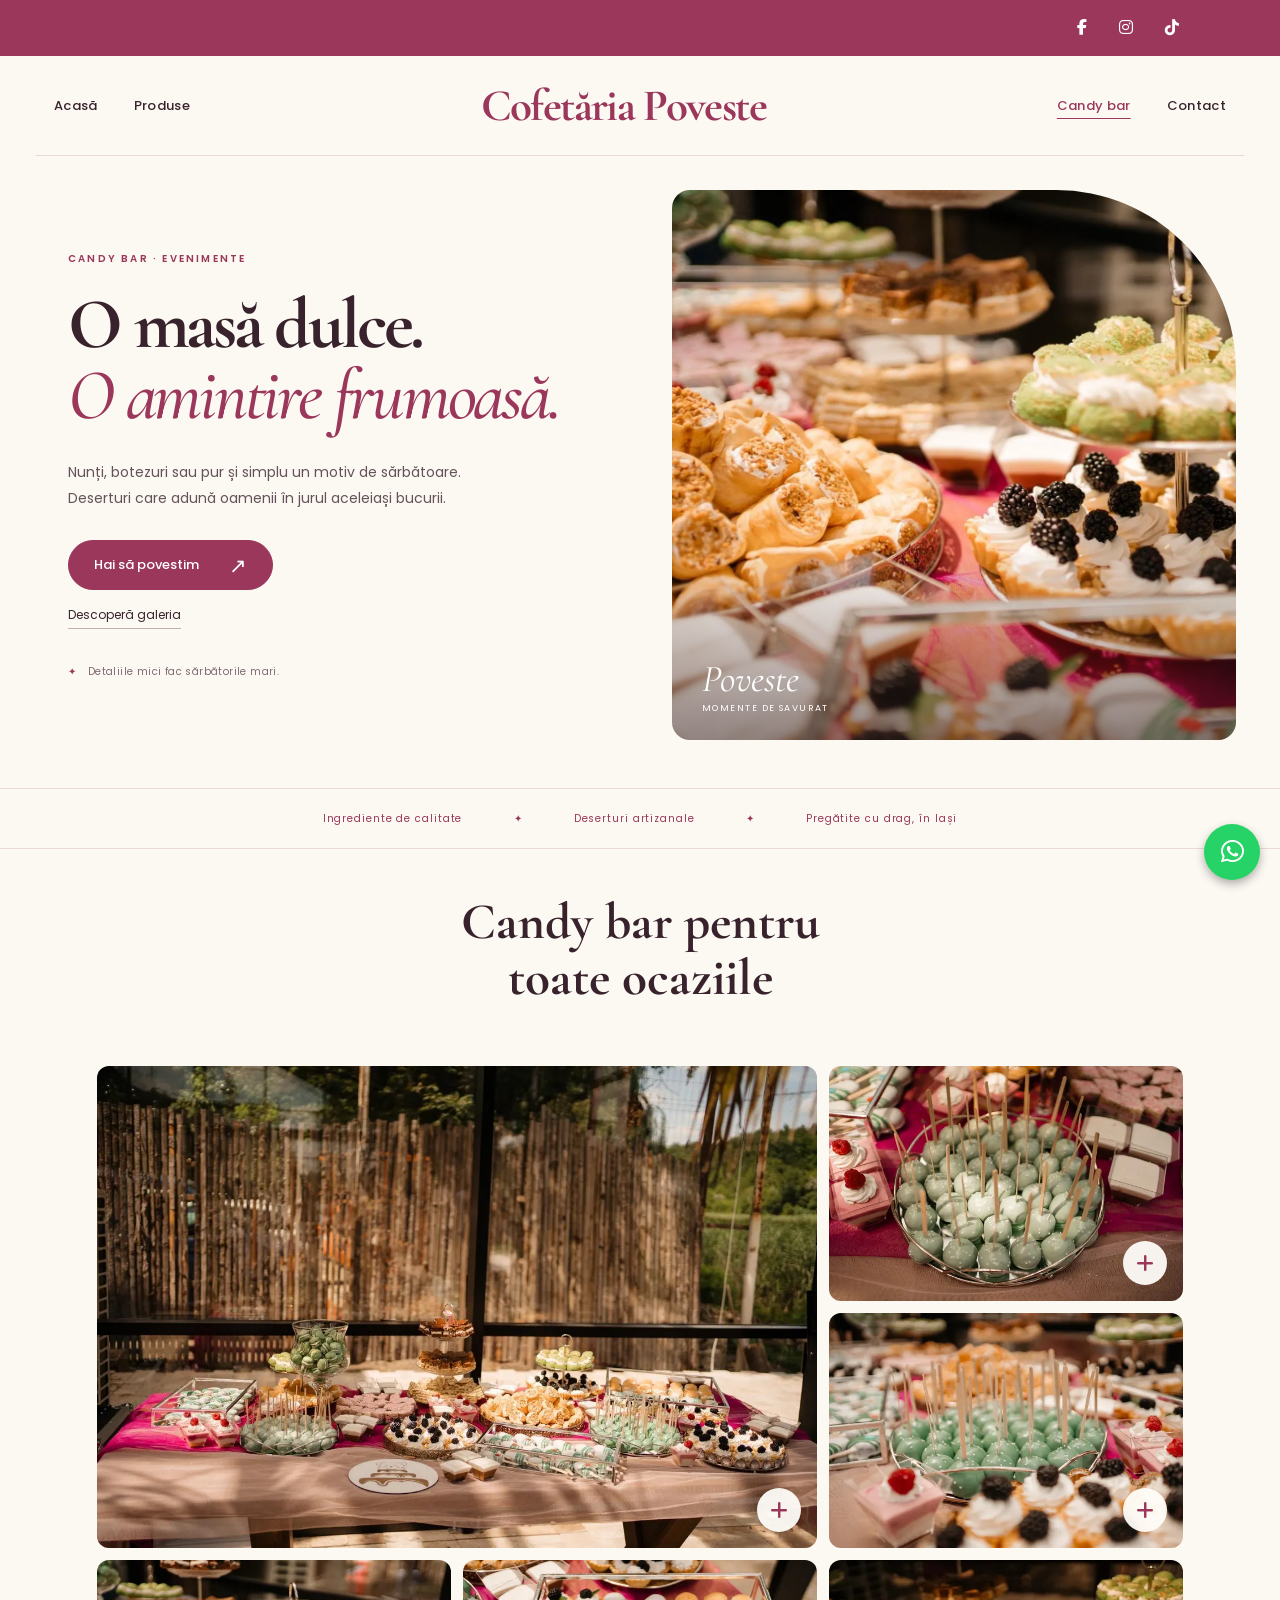
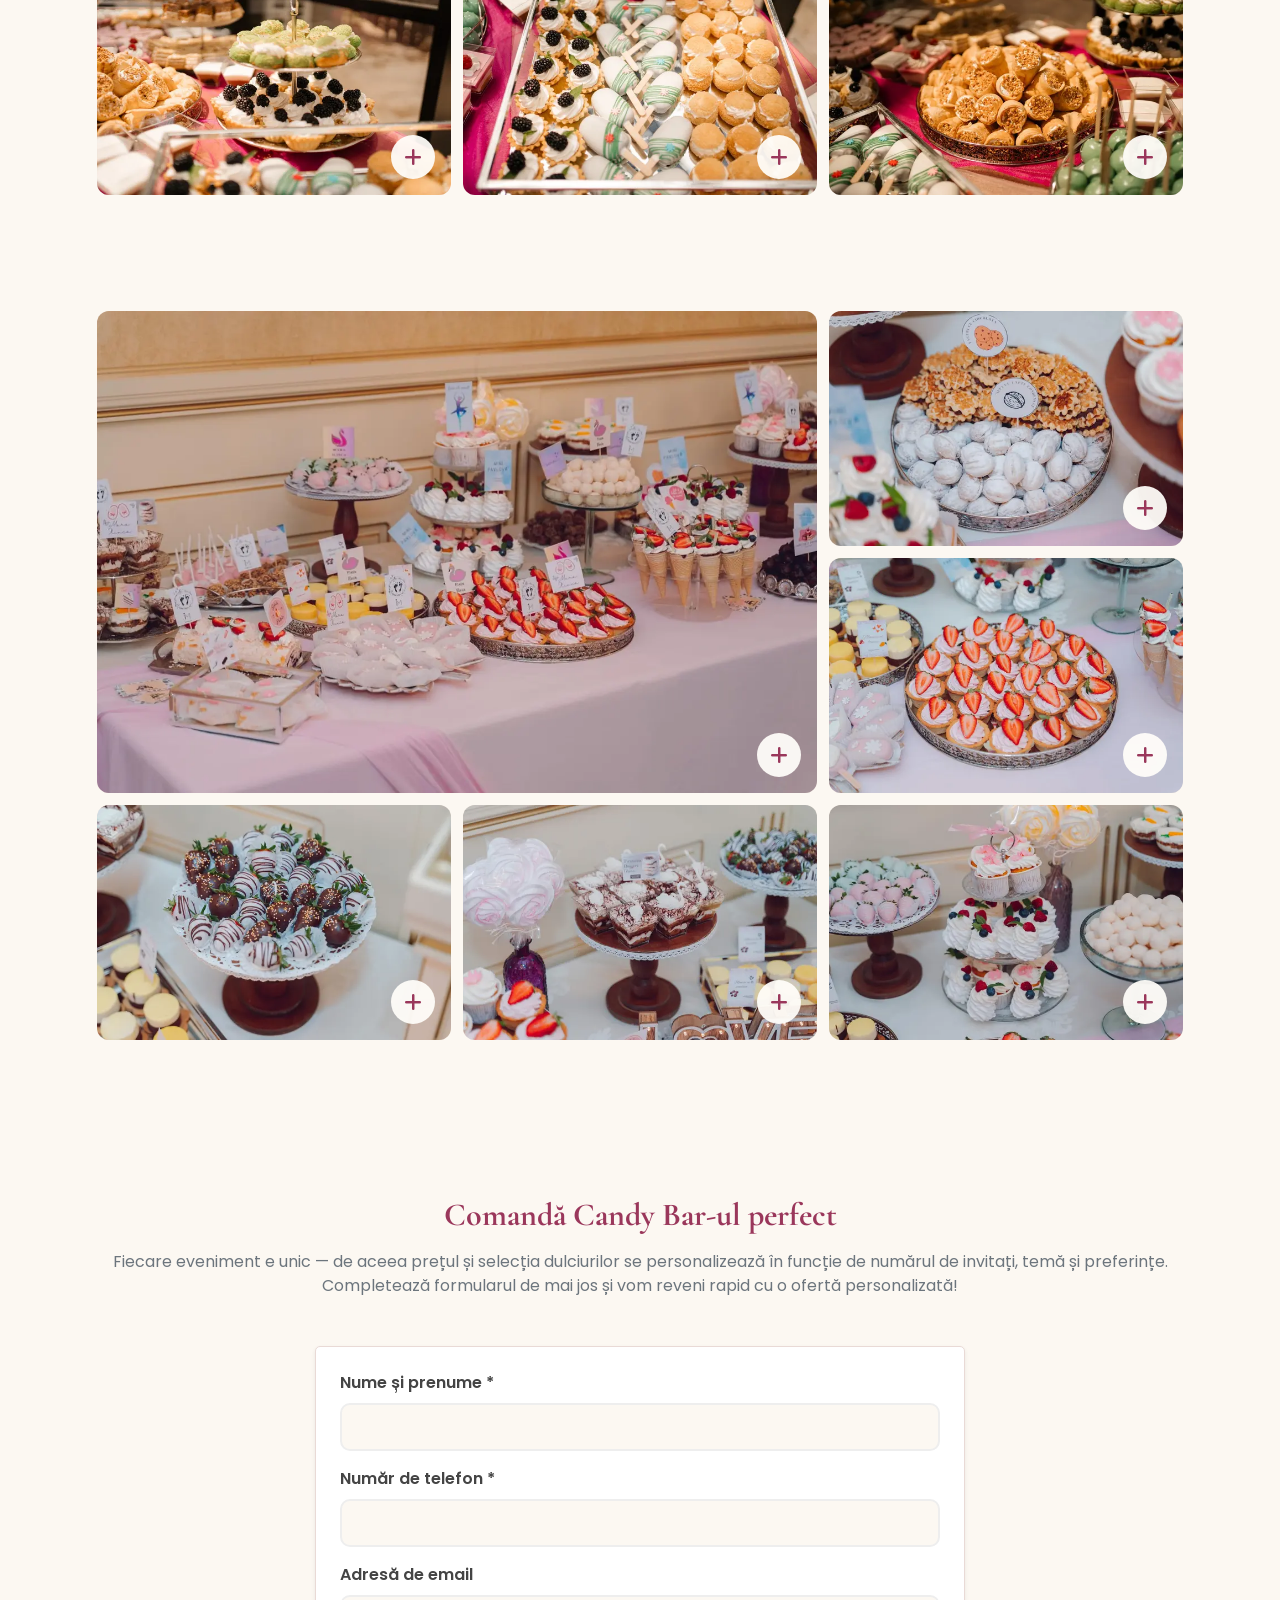
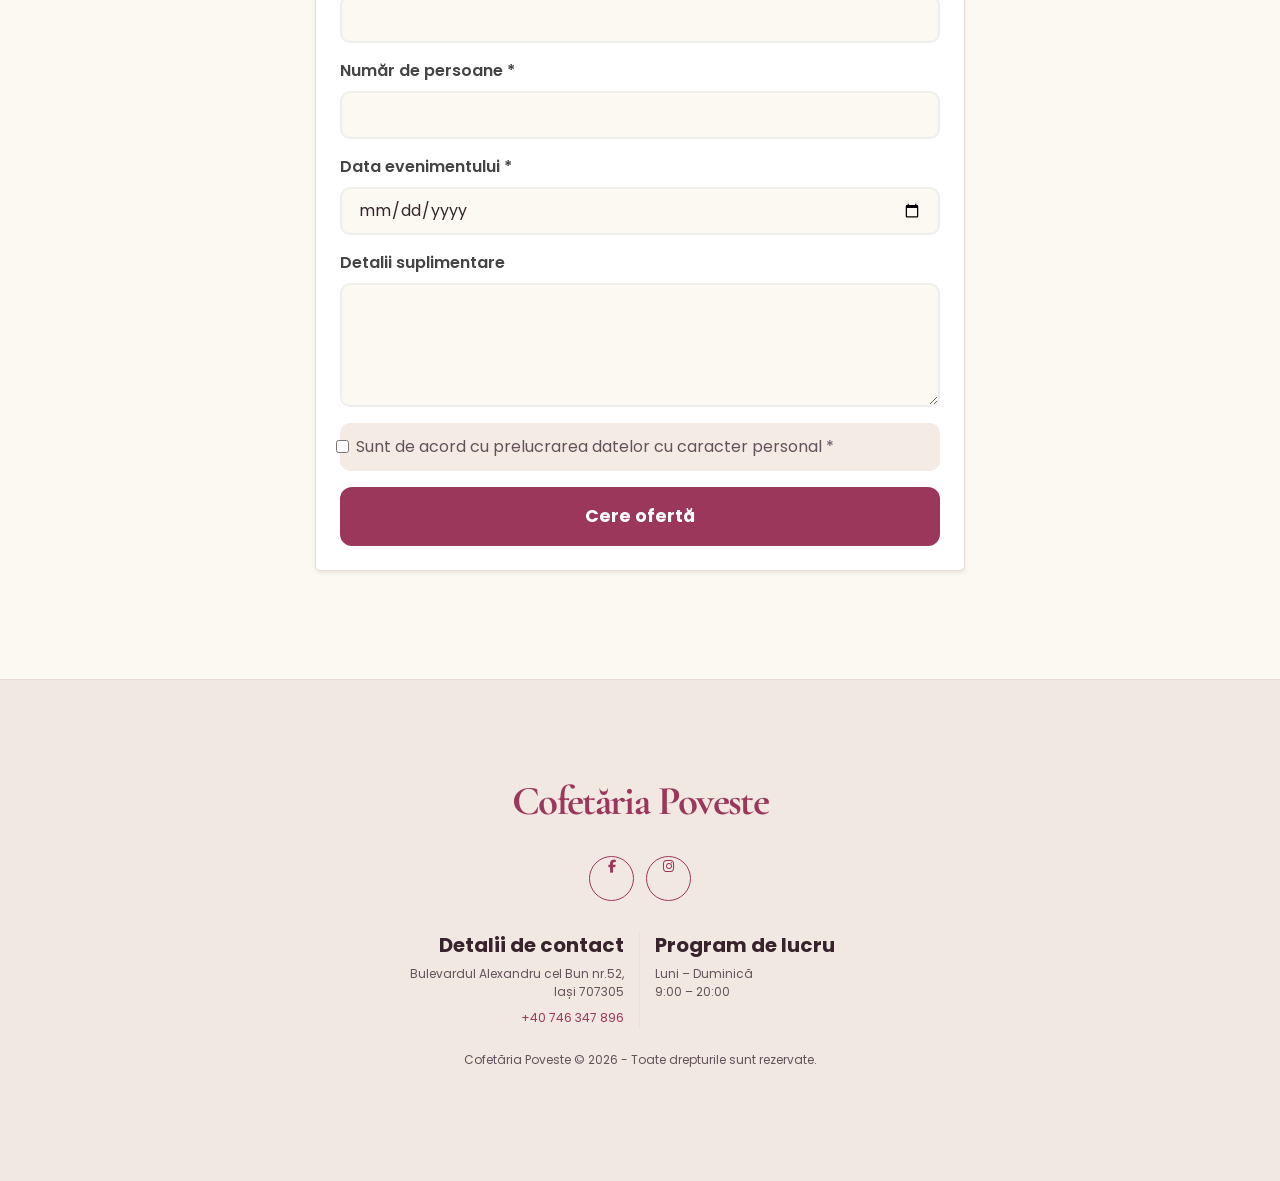
<file: gallery.html>
<!DOCTYPE html>
<html lang="ro">

<head>
    <meta charset="utf-8">
    <title>Candy bar pentru evenimente în Iași | Cofetăria Poveste</title>
    <meta content="width=device-width, initial-scale=1.0" name="viewport">

    <!-- Favicon -->
    <link rel="apple-touch-icon" sizes="180x180" href="img/apple-touch-icon.png">
<link rel="icon" type="image/png" sizes="32x32" href="img/favicon-32x32.png">
<link rel="icon" type="image/png" sizes="16x16" href="img/favicon-16x16.png">
<link rel="manifest" href="img/site.webmanifest">
<link rel="icon" type="image/x-icon" href="img/favicon.ico">
<meta name="theme-color" content="#9a375b">

    <!-- Google Web Fonts -->
    <link rel="preconnect" href="https://fonts.gstatic.com" crossorigin>
    <link href="https://fonts.googleapis.com/css2?family=Cormorant+Garamond:ital,wght@0,500;0,600;1,500;1,600&family=Poppins:wght@400;500;600;700&display=swap" rel="stylesheet">

    <!-- Font Awesome -->
<link href="https://cdnjs.cloudflare.com/ajax/libs/font-awesome/6.5.0/css/all.min.css" rel="stylesheet">

    <!-- Libraries Stylesheet -->
    <link href="lib/lightbox/css/lightbox.min.css" rel="stylesheet">

    <!-- Customized Bootstrap Stylesheet -->
    <link href="css/style.css" rel="stylesheet">

    <meta name="description" content="Descoperă candy barurile Cofetăriei Poveste pentru nunți, botezuri și alte evenimente în Iași. Vezi galeria și cere o ofertă personalizată.">
    <link rel="canonical" href="https://cofetariapoveste.ro/gallery">
    <meta property="og:type" content="website">
    <meta property="og:locale" content="ro_RO">
    <meta property="og:site_name" content="Cofetăria Poveste">
    <meta property="og:title" content="Candy bar pentru evenimente în Iași | Cofetăria Poveste">
    <meta property="og:description" content="Descoperă candy barurile Cofetăriei Poveste pentru nunți, botezuri și alte evenimente în Iași. Vezi galeria și cere o ofertă personalizată.">
    <meta property="og:url" content="https://cofetariapoveste.ro/gallery">
    <meta property="og:image" content="https://cofetariapoveste.ro/img/fast/candy33-640.webp">
    <meta name="twitter:card" content="summary_large_image">
    <link rel="preconnect" href="https://fonts.googleapis.com">
    <link rel="stylesheet" href="css/optimizations.css">
<link rel="preload" as="image" href="img/fast/hero-events-640.webp" imagesrcset="img/fast/hero-events-640.webp 640w, img/fast/hero-events-1280.webp 1280w" imagesizes="(max-width: 767px) 100vw, 52vw">
<link rel="stylesheet" href="css/poveste.css">
</head>

<body class="poveste-site page-events">
<a class="skip-link" href="#main-content">Sari la conținut</a>
    <!-- Topbar Start -->
    <div class="container-fluid bg-primary py-3 d-none d-md-block">
        <div class="container">
            <div class="row">
                <div class="col-md-6 text-center text-lg-left mb-2 mb-lg-0">
                    <div class="d-inline-flex align-items-center">
   
                    </div>
                </div>
                <div class="col-md-6 text-center text-lg-right">
                    <div class="d-inline-flex align-items-center">
                                   <a class="text-white px-3" href="https://www.facebook.com/IDinaArsene/" aria-label="Facebook">
                            <i class="fab fa-facebook-f"></i>
                        </a>
                      
                       
                        <a class="text-white px-3" href="https://www.instagram.com/cofetaria_poveste/" aria-label="Instagram">
                            <i class="fab fa-instagram"></i>
                        </a>
                        <a class="text-white px-3" href="https://www.tiktok.com/@cofetariapoveste" aria-label="TikTok">
                            <i class="fab fa-tiktok"></i>
                        </a>
                    </div>
                </div>
            </div>
        </div>
    </div>
    <!-- Topbar End -->


    <!-- Navbar Start -->
    <div class="container-fluid position-relative nav-bar p-0">
        <div class="container-lg position-relative p-0 px-lg-3" style="z-index: 9;">
            <nav class="navbar navbar-expand-lg bg-white navbar-light shadow p-lg-0">
                <a href="index.html" class="navbar-brand d-block d-lg-none">
                    <h2 class="m-0 display-4 text-primary"><span class="text-secondary">Poveste</span></h2>
                </a>
                <button type="button" class="navbar-toggler" data-toggle="collapse" data-target="#navbarCollapse" aria-controls="navbarCollapse" aria-expanded="false" aria-label="Deschide meniul">
                    <span class="navbar-toggler-icon"></span>
                </button>
                <div class="collapse navbar-collapse justify-content-between" id="navbarCollapse">
                    <div class="navbar-nav ml-auto py-0">
                        <a href="index.html" class="nav-item nav-link">Acasă</a>
                        <a href="product.html" class="nav-item nav-link">Produse</a>
                    </div>
                    <a href="index.html" class="navbar-brand mx-5 d-none d-lg-block">
                        <h2 class="m-0 display-4 text-primary"><span class="text-secondary">Cofetăria Poveste</span></h2>
                    </a>
                    <div class="navbar-nav mr-auto py-0">
                        <a href="gallery.html" aria-current="page" class="nav-item nav-link active">Candy bar</a>
                        <a href="contact.html" class="nav-item nav-link">Contact</a>
                    </div>
                </div>
            </nav>
        </div>
    </div>
    <!-- Navbar End -->
<main id="main-content" tabindex="-1">


    <section class="story-hero" aria-labelledby="hero-title">
  <div class="hero-copy">
    <p class="eyebrow">Candy bar · Evenimente</p>
    <h1 id="hero-title">O masă dulce.<br><em>O amintire frumoasă.</em></h1>
    <p class="hero-description">Nunți, botezuri sau pur și simplu un motiv de sărbătoare. Deserturi care adună oamenii în jurul aceleiași bucurii.</p>
    <div class="hero-actions"><a class="btn btn-primary" href="#candyForm">Hai să povestim <span aria-hidden="true">↗</span></a>
    <a class="hero-text-link" href="#event-gallery">Descoperă galeria</a></div>
    <p class="hero-note"><span aria-hidden="true">✦</span> Detaliile mici fac sărbătorile mari.</p>
  </div>
  <div class="hero-photo">
    <img src="img/fast/hero-events-640.webp" srcset="img/fast/hero-events-640.webp 640w, img/fast/hero-events-1280.webp 1280w" sizes="(max-width: 767px) 100vw, 52vw" width="1280" height="1382" alt="Selecție de prăjituri și deserturi pentru un candy bar de eveniment" fetchpriority="high" loading="eager" decoding="async">
    <span class="photo-signature" aria-hidden="true">Poveste <small>momente de savurat</small></span>
  </div>
</section>
<div class="story-ribbon"><span>Ingrediente de calitate</span><span aria-hidden="true">✦</span><span>Deserturi artizanale</span><span aria-hidden="true">✦</span><span>Pregătite cu drag, în Iași</span></div>


    <!-- Portfolio Start -->
    <div class="container-fluid py-5 px-0" style="margin-top: -50px;">
        <div class="container py-5">
            <div class="row justify-content-center">
                <div class="col-lg-5">
                    <h2 class="section-title position-relative text-center mb-5">Candy bar pentru toate ocaziile</h2>
                </div>
            </div>
            <div class="row">
            </div>
            <div id="event-gallery" class="row m-0 portfolio-container">
                <div class="col-lg-4 col-md-6 p-0 portfolio-item first">
                    <div class="position-relative overflow-hidden">
                        <img class="img-fluid w-100" src="img/fast/candy1-640.webp" alt="Candy bar pentru evenimente la Cofetăria Poveste" width="1600" height="1066" loading="lazy" decoding="async" srcset="img/fast/candy1-320.webp 320w, img/fast/candy1-640.webp 640w, img/fast/candy1-1280.webp 1280w" sizes="(max-width: 767px) 100vw, 66vw">
                        <a class="portfolio-btn" href="img/fast/candy1-1280.webp" data-lightbox="portfolio" aria-label="Afișează fotografia candy barului">
                            <i class="fa fa-plus text-primary" style="font-size: 60px;"></i>
                        </a>
                    </div>
                </div>
                <div class="col-lg-4 col-md-6 p-0 portfolio-item second">
                    <div class="position-relative overflow-hidden">
                        <img class="img-fluid w-100" src="img/fast/candy11-640.webp" alt="Candy bar pentru evenimente la Cofetăria Poveste" width="1600" height="1066" loading="lazy" decoding="async" srcset="img/fast/candy11-320.webp 320w, img/fast/candy11-640.webp 640w" sizes="(max-width: 767px) 50vw, 33vw">
                        <a class="portfolio-btn" href="img/fast/candy11-1280.webp" data-lightbox="portfolio" aria-label="Afișează fotografia candy barului">
                            <i class="fa fa-plus text-primary" style="font-size: 60px;"></i>
                        </a>
                    </div>
                </div>
                <div class="col-lg-4 col-md-6 p-0 portfolio-item third">
                    <div class="position-relative overflow-hidden">
                        <img class="img-fluid w-100" src="img/fast/candy22-640.webp" alt="Candy bar pentru evenimente la Cofetăria Poveste" width="1600" height="1066" loading="lazy" decoding="async" srcset="img/fast/candy22-320.webp 320w, img/fast/candy22-640.webp 640w" sizes="(max-width: 767px) 50vw, 33vw">
                        <a class="portfolio-btn" href="img/fast/candy22-1280.webp" data-lightbox="portfolio" aria-label="Afișează fotografia candy barului">
                            <i class="fa fa-plus text-primary" style="font-size: 60px;"></i>
                        </a>
                    </div>
                </div>
                <div class="col-lg-4 col-md-6 p-0 portfolio-item first">
                    <div class="position-relative overflow-hidden">
                        <img class="img-fluid w-100" src="img/fast/candy33-640.webp" alt="Candy bar pentru evenimente la Cofetăria Poveste" width="1600" height="1066" loading="lazy" decoding="async" srcset="img/fast/candy33-320.webp 320w, img/fast/candy33-640.webp 640w" sizes="(max-width: 767px) 50vw, 33vw">
                        <a class="portfolio-btn" href="img/fast/candy33-1280.webp" data-lightbox="portfolio" aria-label="Afișează fotografia candy barului">
                            <i class="fa fa-plus text-primary" style="font-size: 60px;"></i>
                        </a>
                    </div>
                </div>
                <div class="col-lg-4 col-md-6 p-0 portfolio-item second">
                    <div class="position-relative overflow-hidden">
                        <img class="img-fluid w-100" src="img/fast/candy55-640.webp" alt="Candy bar pentru evenimente la Cofetăria Poveste" width="1600" height="1066" loading="lazy" decoding="async" srcset="img/fast/candy55-320.webp 320w, img/fast/candy55-640.webp 640w" sizes="(max-width: 767px) 50vw, 33vw">
                        <a class="portfolio-btn" href="img/fast/candy55-1280.webp" data-lightbox="portfolio" aria-label="Afișează fotografia candy barului">
                            <i class="fa fa-plus text-primary" style="font-size: 60px;"></i>
                        </a>
                    </div>
                </div>
                <div class="col-lg-4 col-md-6 p-0 portfolio-item third">
                    <div class="position-relative overflow-hidden">
                        <img class="img-fluid w-100" src="img/fast/candy44-640.webp" alt="Candy bar pentru evenimente la Cofetăria Poveste" width="1600" height="1066" loading="lazy" decoding="async" srcset="img/fast/candy44-320.webp 320w, img/fast/candy44-640.webp 640w" sizes="(max-width: 767px) 50vw, 33vw">
                        <a class="portfolio-btn" href="img/fast/candy44-1280.webp" data-lightbox="portfolio" aria-label="Afișează fotografia candy barului">
                            <i class="fa fa-plus text-primary" style="font-size: 60px;"></i>
                        </a>
                    </div>
                </div>
            </div>
        </div>
    </div>
    <div class="container-fluid py-5 px-0" style="margin-top: -100px;">
        <div class="container py-5">
            <div class="row justify-content-center">
               
            </div>
            <div class="row">
            </div>
            <div class="row m-0 portfolio-container">
                <div class="col-lg-4 col-md-6 p-0 portfolio-item first">
                    <div class="position-relative overflow-hidden">
                        <img class="img-fluid w-100" src="img/fast/candyb1-640.webp" alt="Candy bar pentru evenimente la Cofetăria Poveste" width="1600" height="1066" loading="lazy" decoding="async" srcset="img/fast/candyb1-320.webp 320w, img/fast/candyb1-640.webp 640w, img/fast/candyb1-1280.webp 1280w" sizes="(max-width: 767px) 100vw, 66vw">
                        <a class="portfolio-btn" href="img/fast/candyb1-1280.webp" data-lightbox="portfolio" aria-label="Afișează fotografia candy barului">
                            <i class="fa fa-plus text-primary" style="font-size: 60px;"></i>
                        </a>
                    </div>
                </div>
                <div class="col-lg-4 col-md-6 p-0 portfolio-item second">
                    <div class="position-relative overflow-hidden">
                        <img class="img-fluid w-100" src="img/fast/Candy2-640.webp" alt="Candy bar pentru evenimente la Cofetăria Poveste" width="1600" height="1066" loading="lazy" decoding="async" srcset="img/fast/Candy2-320.webp 320w, img/fast/Candy2-640.webp 640w" sizes="(max-width: 767px) 50vw, 33vw">
                        <a class="portfolio-btn" href="img/fast/Candy2-1280.webp" data-lightbox="portfolio" aria-label="Afișează fotografia candy barului">
                            <i class="fa fa-plus text-primary" style="font-size: 60px;"></i>
                        </a>
                    </div>
                </div>
                <div class="col-lg-4 col-md-6 p-0 portfolio-item third">
                    <div class="position-relative overflow-hidden">
                        <img class="img-fluid w-100" src="img/fast/candy3-640.webp" alt="Candy bar pentru evenimente la Cofetăria Poveste" width="1600" height="1066" loading="lazy" decoding="async" srcset="img/fast/candy3-320.webp 320w, img/fast/candy3-640.webp 640w" sizes="(max-width: 767px) 50vw, 33vw">
                        <a class="portfolio-btn" href="img/fast/candy3-1280.webp" data-lightbox="portfolio" aria-label="Afișează fotografia candy barului">
                            <i class="fa fa-plus text-primary" style="font-size: 60px;"></i>
                        </a>
                    </div>
                </div>
                <div class="col-lg-4 col-md-6 p-0 portfolio-item first">
                    <div class="position-relative overflow-hidden">
                        <img class="img-fluid w-100" src="img/fast/Candy4-640.webp" alt="Candy bar pentru evenimente la Cofetăria Poveste" width="1600" height="1066" loading="lazy" decoding="async" srcset="img/fast/Candy4-320.webp 320w, img/fast/Candy4-640.webp 640w" sizes="(max-width: 767px) 50vw, 33vw">
                        <a class="portfolio-btn" href="img/fast/Candy4-1280.webp" data-lightbox="portfolio" aria-label="Afișează fotografia candy barului">
                            <i class="fa fa-plus text-primary" style="font-size: 60px;"></i>
                        </a>
                    </div>
                </div>
                <div class="col-lg-4 col-md-6 p-0 portfolio-item second">
                    <div class="position-relative overflow-hidden">
                        <img class="img-fluid w-100" src="img/fast/Candy5-640.webp" alt="Candy bar pentru evenimente la Cofetăria Poveste" width="1600" height="1066" loading="lazy" decoding="async" srcset="img/fast/Candy5-320.webp 320w, img/fast/Candy5-640.webp 640w" sizes="(max-width: 767px) 50vw, 33vw">
                        <a class="portfolio-btn" href="img/fast/Candy5-1280.webp" data-lightbox="portfolio" aria-label="Afișează fotografia candy barului">
                            <i class="fa fa-plus text-primary" style="font-size: 60px;"></i>
                        </a>
                    </div>
                </div>
                <div class="col-lg-4 col-md-6 p-0 portfolio-item third">
                    <div class="position-relative overflow-hidden">
                        <img class="img-fluid w-100" src="img/fast/candy6-640.webp" alt="Candy bar pentru evenimente la Cofetăria Poveste" width="1600" height="1066" loading="lazy" decoding="async" srcset="img/fast/candy6-320.webp 320w, img/fast/candy6-640.webp 640w" sizes="(max-width: 767px) 50vw, 33vw">
                        <a class="portfolio-btn" href="img/fast/candy6-1280.webp" data-lightbox="portfolio" aria-label="Afișează fotografia candy barului">
                            <i class="fa fa-plus text-primary" style="font-size: 60px;"></i>
                        </a>
                    </div>
                </div>
            </div>
        </div>
    </div>
    <!-- Portfolio End -->
<!-- Candy Bar Offer Start -->
<div class="container py-5">
  <div class="text-center mb-5">
    <h2 class="text-primary font-weight-bold">Comandă Candy Bar-ul perfect</h2>
    <p class="text-muted mt-3">
      Fiecare eveniment e unic — de aceea prețul și selecția dulciurilor se personalizează în funcție de numărul de invitați, temă și preferințe. Completează formularul de mai jos și vom reveni rapid cu o ofertă personalizată!
    </p>
  </div>

  <form id="candyForm" class="p-4 rounded shadow-sm bg-white">
    <div class="form-group">
      <label for="name">Nume și prenume *</label>
      <input type="text" class="form-control" id="name" required>
    </div>

    <div class="form-group">
      <label for="phone">Număr de telefon *</label>
      <input type="tel" class="form-control" id="phone" required>
    </div>

    <div class="form-group">
      <label for="email">Adresă de email</label>
      <input type="email" class="form-control" id="email">
    </div>

    <div class="form-group">
      <label for="guests">Număr de persoane *</label>
      <input type="number" class="form-control" id="guests" required>
    </div>

    <div class="form-group">
      <label for="guests">Data evenimentului *</label>
      <input type="date" class="form-control" id="date" required>
    </div>

    <div class="form-group">
      <label for="details">Detalii suplimentare</label>
      <textarea class="form-control" id="details" rows="4"></textarea>
    </div>

    <div class="form-check mb-3">
      <input type="checkbox" class="form-check-input" id="gdpr" required>
      <label class="form-check-label" for="gdpr">Sunt de acord cu prelucrarea datelor cu caracter personal *</label>
    </div>

    <button type="submit" class="btn btn-primary btn-block py-3 font-weight-bold" style="background-color:var(--berry);border:none;">
      Cere ofertă
    </button>
  </form>
</div>
<!-- Candy Bar Offer End -->
 <div id="formStatus" class="alert mt-3 d-none" role="alert"></div>



</main>
    <!-- Footer Start -->
    <div class="container-fluid footer bg-light py-5" style="margin-top: 90px;">
        <div class="container text-center py-5">
            <div class="row">
                <div class="col-12 mb-4">
                    <a href="index.html" class="navbar-brand m-0">
                        <h2 class="m-0 mt-n2 display-4 text-primary"><span class="text-secondary"></span>Cofetăria Poveste</h2>
                    </a>
                </div>
                <div class="col-12 mb-4">
                    <a class="btn btn-outline-secondary btn-social mr-2" href="https://www.facebook.com/IDinaArsene/" aria-label="Facebook"><i class="fab fa-facebook-f"></i></a>
                    <a class="btn btn-outline-secondary btn-social" href="https://www.instagram.com/cofetaria_poveste/" aria-label="Instagram"><i class="fab fa-instagram"></i></a>
                </div>
                <div class="col-12 mt-2 mb-4">
                    <div class="row">
                        <div class="col-sm-6 text-center text-sm-right border-right mb-3 mb-sm-0">
                            <h5 class="font-weight-bold mb-2">Detalii de contact</h5>
                            <p class="mb-2">Bulevardul Alexandru cel Bun nr.52,<br> Iași 707305</p>
                            <p class="mb-0"><a href="tel:+40746347896">+40 746 347 896</a></p>
                        </div>
                        <div class="col-sm-6 text-center text-sm-left">
                            <h5 class="font-weight-bold mb-2">Program de lucru</h5>
                            <p class="mb-2">Luni – Duminică <br> 9:00 – 20:00</p>
                
                        </div>
                    </div>
                </div>
                <div class="col-12">
                    <p > Cofetăria Poveste © 2026 - Toate drepturile sunt rezervate.
                    </p>
                </div>
            </div>
        </div>
    </div>
    <!-- Footer End -->


    <!-- Back to Top -->
    <a href="#" class="btn btn-secondary px-2 back-to-top" aria-label="Înapoi sus"><i class="fa fa-angle-double-up"></i></a>


    <!-- JavaScript Libraries -->
    <script defer src="https://code.jquery.com/jquery-3.4.1.min.js"></script>
    <script defer src="https://stackpath.bootstrapcdn.com/bootstrap/4.4.1/js/bootstrap.bundle.min.js"></script>
    <script defer src="lib/lightbox/js/lightbox.min.js"></script>

    <!-- Contact Javascript File -->

    <!-- Template Javascript -->
    <!-- alte scripturi -->
<script async src="js/main.js"></script>

<script>
document.addEventListener("DOMContentLoaded", () => {
  const form = document.getElementById("candyForm");
  const toast = document.getElementById("toast");

  form.addEventListener("submit", async (e) => {
    e.preventDefault();

    // Arată "Se trimite..."
    toast.textContent = "Se trimite cererea...";
    toast.className = "toast-message show loading";

    const payload = {
      candybar: true,
      name: form.querySelector("#name").value,
      phone: form.querySelector("#phone").value,
      email: form.querySelector("#email").value,
      guests: form.querySelector("#guests").value,
      details: form.querySelector("#details").value
    };

    try {
      await fetch("https://script.google.com/macros/s/AKfycbysBrIRsnjh-7-6PZAUqEnTAOJWZ_2n68b5g8Y5zVaVD5yQC5j75CjAPvJNvJ9m_o4ELA/exec", {
        method: "POST",
        mode: "no-cors",
        headers: { "Content-Type": "application/json" },
        body: JSON.stringify(payload)
      });

      // Schimbă la "Trimis cu succes!"
      toast.textContent = "Cererea a fost trimisă cu succes!";
      toast.className = "toast-message show";
      form.reset();

      setTimeout(() => toast.className = "toast-message", 3000);
    } catch {
      toast.textContent = "Eroare la trimitere.";
      toast.className = "toast-message show error";
      setTimeout(() => toast.className = "toast-message", 3000);
    }
  });
});
</script>


<!-- Toast notification -->
<div role="status" aria-live="polite" id="toast" class="toast-message"></div>
<a href="https://wa.me/40774950664" target="_blank" rel="noopener noreferrer" class="whatsapp-float" aria-label="WhatsApp">
  <i class="fab fa-whatsapp"></i>
</a>
<script async src="js/site.js"></script>
</body>
</html>
</file>
<file: css/optimizations.css>
/* Shared usability and responsive refinements. */
:root { --focus-color: var(--berry); }
html { scroll-padding-top: 24px; }
body { overflow-x: clip; }
img { max-width: 100%; }
:focus-visible { outline: 3px solid var(--focus-color); outline-offset: 4px; }
.skip-link { position: fixed; left: 16px; top: 12px; z-index: 1000000; padding: 12px 20px; background: #fff; color: var(--berry); transform: translateY(-180%); border-radius: 8px; }
.skip-link:focus { transform: translateY(0); }
#header-carousel .carousel-item > img { width: 100%; height: clamp(440px, 70vh, 780px) !important; max-height: none; object-fit: cover; }
#header-carousel .carousel-caption { background: linear-gradient(180deg, rgba(35,19,30,.16), rgba(35,19,30,.62)); padding: 36px 64px; }
#header-carousel .display-3 { font-size: clamp(1.8rem, 4.2vw, 4.2rem); line-height: 1.2; text-wrap: balance; }
.carousel-control-prev, .carousel-control-next { width: 56px; }
.page-header { background: linear-gradient(rgba(35,19,30,.35), rgba(35,19,30,.35)), url('../img/optimized/product-background-960.webp') center / cover no-repeat; }
.portfolio-item img { height: auto; aspect-ratio: 4 / 3; object-fit: cover; }
.portfolio-item:focus-within .portfolio-btn { opacity: 1; }
.product-item .order-btn, .navbar-toggler, .qty-btn, #close-cart { min-width: 44px; min-height: 44px; }
#close-cart { border: 0; background: transparent; color: inherit; font-size: 28px; cursor: pointer; }
#cart-sidebar { max-width: 100vw; }
#product-modal .modal-content { max-height: 92dvh; overflow-y: auto; }
#product-modal .modal-body { min-width: 0; }
.order-form { max-height: 92dvh; overflow-y: auto; }
#contact iframe { display: block; max-width: 100%; width: 100%; }
.whatsapp-float { padding-bottom: env(safe-area-inset-bottom, 0px); }
@media (max-width: 767px) {
  .navbar-brand { max-width: 80%; white-space: normal; }
  .footer .display-4 { font-size: clamp(1.6rem, 7vw, 2.7rem); }
  #header-carousel .carousel-caption { padding: 28px 48px; }
  #header-carousel .carousel-item > img { height: clamp(440px, 65svh, 620px) !important; }
  #header-carousel .carousel-caption .p-3 { padding: 8px !important; }
  #header-carousel .btn { padding: 12px 24px; }
  .page-header .display-3 { font-size: clamp(2rem, 9vw, 3.5rem); }
  input, select, textarea { font-size: 16px !important; }
  #contact .col-lg-6 + .col-lg-6 { margin-top: 24px; }
}
@media (prefers-reduced-motion: reduce) {
  *, *::before, *::after { animation-duration: .01ms !important; animation-iteration-count: 1 !important; transition-duration: .01ms !important; scroll-behavior: auto !important; }
}
.portfolio-item .portfolio-btn { transition: opacity .2s ease; }
.portfolio-item:focus-within .portfolio-btn { width: calc(100% - 60px); height: calc(100% - 60px); top: 30px; left: 30px; }
@media (hover: none) {
  .portfolio-item .portfolio-btn { width: 44px; height: 44px; top: calc(50% - 22px); left: calc(50% - 22px); opacity: .9; border-radius: 50%; }
  .portfolio-item .portfolio-btn i { font-size: 24px !important; }
}
</file>
<file: css/poveste.css>
/* A warm, editorial identity for Cofetăria Poveste. */
.poveste-site { --paper: #fcf8f2; --ink: #38232d; --berry: #9a375b; --rose: #f0d9dd; --line: #e9dad6; background: var(--paper); color: #64525b; }
.poveste-site h1, .poveste-site h2, .poveste-site h3, .poveste-site h5 { color: var(--ink); }
.poveste-site h1, .poveste-site h2, .poveste-site .navbar-brand h2 { font-family: 'Cormorant Garamond', Georgia, serif; font-weight: 500; }
.poveste-site em { color: var(--berry); font-weight: 500; }
.poveste-site .bg-primary, .poveste-site .topbar { background: var(--berry) !important; }
.poveste-site .text-primary, .poveste-site .text-secondary { color: var(--berry) !important; }
.poveste-site .nav-bar { margin: 0; padding: 0 20px !important; background: var(--paper); }
.poveste-site .nav-bar > .container-lg { max-width: 1400px; }
.poveste-site .navbar { min-height: 100px; background: var(--paper) !important; box-shadow: none !important; border-bottom: 1px solid var(--line); border-radius: 0; }
.poveste-site .navbar-brand h2 { font-size: clamp(1.8rem, 3.2vw, 2.7rem); letter-spacing: -.04em; }
.poveste-site .navbar .nav-link { font-size: 13px; letter-spacing: .025em; padding: 28px 18px; color: var(--ink); }
.poveste-site .navbar .nav-link.active { color: var(--berry); text-decoration: underline; text-underline-offset: 8px; text-decoration-thickness: 1px; }
.poveste-site .btn { border-radius: 100px; font-size: 13px; font-weight: 500; padding: 13px 25px; transition: transform .2s ease, background-color .2s ease; }
.poveste-site .btn:hover { transform: translateY(-2px); }
.poveste-site .btn-primary, .poveste-site .btn-secondary { background: var(--berry); border-color: var(--berry); color: #fff; }
.poveste-site .btn-primary:hover, .poveste-site .btn-secondary:hover { background: #782542; border-color: #782542; }
.poveste-site .btn-outline-primary, .poveste-site .btn-outline-secondary { color: var(--berry); border-color: var(--berry); }
.poveste-site .btn-outline-primary:hover, .poveste-site .btn-outline-secondary:hover { background: var(--berry); color: #fff; }
.story-hero { max-width: 1440px; margin: 0 auto; padding: 34px 44px 48px; display: grid; grid-template-columns: 1fr 1fr; gap: clamp(24px, 5vw, 80px); align-items: center; }
.hero-copy { padding: 24px 0 24px 24px; animation: story-arrive .65s ease both; }
.eyebrow { font-size: 10px; text-transform: uppercase; letter-spacing: .22em; color: var(--berry); font-weight: 600; margin: 0 0 24px; }
.story-hero h1 { font-size: clamp(3rem, 5.6vw, 5.8rem); letter-spacing: -.045em; line-height: .98; margin: 0 0 28px; text-wrap: balance; }
.story-hero h1 em { display: inline-block; }
.hero-description { max-width: 420px; font-size: 14px; line-height: 1.9; margin-bottom: 28px; }
.hero-actions { display: flex; align-items: flex-start; flex-direction: column; gap: 16px; }
.hero-actions .btn { min-height: 50px; display: inline-flex; gap: 30px; align-items: center; }
.hero-actions .btn span { font-size: 21px; line-height: 1; }
.hero-text-link { color: var(--ink); font-size: 12px; border-bottom: 1px solid #c9adb6; padding-bottom: 4px; }
.hero-text-link:hover { color: var(--berry); text-decoration: none; }
.hero-note { margin: 35px 0 0; font-size: 10px; letter-spacing: .04em; color: #806b74; }
.hero-note span { color: var(--berry); margin-right: 8px; }
.hero-photo { position: relative; min-width: 0; background: #ecd9cf; border-radius: 220px 220px 18px 18px; overflow: hidden; }
.hero-photo img { display: block; width: 100%; height: clamp(400px, 43vw, 610px); object-fit: cover; }
.hero-photo::after { content: ''; position: absolute; inset: 65% 0 0; background: linear-gradient(transparent, rgba(42,24,25,.5)); pointer-events: none; }
.photo-signature { position: absolute; bottom: 25px; left: 30px; color: #fff; font: italic 38px 'Cormorant Garamond', Georgia, serif; z-index: 1; }
.photo-signature small { display: block; font: 9px 'Poppins', sans-serif; letter-spacing: .16em; text-transform: uppercase; }
.page-events .hero-photo { border-radius: 18px 180px 18px 18px; }
.page-contact .hero-photo { border-radius: 180px 18px 18px 18px; }
.story-ribbon { display: flex; justify-content: center; gap: clamp(18px, 4vw, 60px); align-items: center; border-top: 1px solid var(--line); border-bottom: 1px solid var(--line); padding: 22px 20px; font-size: 10px; letter-spacing: .09em; color: var(--berry); }
.collection-intro { padding-top: 70px; text-align: center; }
.collection-intro .eyebrow { margin-bottom: 12px; }
.collection-intro h2 { font-size: clamp(2.2rem, 4vw, 3.8rem); letter-spacing: -.035em; }
.collection-intro > p:last-child { font-size: 13px; }
.page-products .collection-intro + .container-fluid { padding-top: 0 !important; }
.page-products .collection-intro + .container-fluid > .container { padding-top: 24px !important; }
.poveste-site .filters-container { width: 100%; }
.poveste-site .filters-row { display: flex; flex-wrap: wrap; justify-content: center; gap: 16px; }
.poveste-site .filters-left { display: flex; flex-wrap: wrap; justify-content: center; gap: 6px; }
.poveste-site .filter-btn { border: 1px solid var(--line); border-radius: 40px; background: transparent; padding: 10px 15px; font-size: 11px; color: var(--ink); min-height: 44px; }
.poveste-site .filter-btn.active { background: var(--berry); color: #fff; border-color: var(--berry); }
.poveste-site #sort-select { border: 1px solid var(--line); background: var(--paper); color: var(--ink); border-radius: 30px; padding: 11px 16px; font-size: 12px; }
.poveste-site #product-list > div { padding: 10px; }
.poveste-site #product-list .product-item { height: 100%; padding: 0; border-radius: 14px; overflow: hidden; border: 1px solid var(--line); background: #fffdf9; transition: transform .25s ease, box-shadow .25s ease; }
.poveste-site #product-list .product-item:hover { transform: translateY(-5px); box-shadow: 0 14px 30px rgba(70,34,46,.07); }
.product-photo { width: 100%; aspect-ratio: 1 / 1; overflow: hidden; background: #f1e6df; }
.poveste-site #product-list .product-photo img { width: 100%; height: 100%; max-width: none; border-radius: 0; object-fit: cover; transition: transform .45s ease; }
.poveste-site #product-list .product-item:hover img { transform: scale(1.04); }
.product-copy { padding: 18px; display: flex; flex-direction: column; flex: 1; width: 100%; }
.product-copy h5 { font-family: 'Cormorant Garamond', Georgia, serif; font-size: 24px; line-height: 1.05; margin-bottom: 12px; }
.product-copy h4 { color: var(--berry); font-size: 15px; margin: 0 0 16px; }
.product-copy h4 small { font-size: 10px; font-weight: 400; }
.product-copy > small { font-size: 10px; margin-bottom: 12px; }
.product-copy .order-btn { margin-top: auto; align-self: flex-start; font-size: 11px; padding: 10px 18px; }
.poveste-site .section-title { font-size: clamp(2.2rem, 4vw, 3.5rem); line-height: 1.08; }
.poveste-site .section-title::before, .poveste-site .section-title::after { display: none; }
.poveste-site .portfolio-container { display: grid; grid-template-columns: repeat(3, 1fr); grid-auto-rows: 235px; gap: 12px; padding: 12px; max-width: 1440px; margin-left: auto !important; margin-right: auto !important; }
.poveste-site .portfolio-container > .portfolio-item { max-width: none; width: 100%; border-radius: 12px; overflow: hidden; }
.poveste-site .portfolio-container > .portfolio-item:first-child { grid-column: span 2; grid-row: span 2; }
.poveste-site .portfolio-item > div, .poveste-site .portfolio-item img { width: 100%; height: 100%; }
.poveste-site .portfolio-item img { object-fit: cover; transition: transform .5s ease; }
.poveste-site .portfolio-item:hover img { transform: scale(1.025); }
.poveste-site .portfolio-item::after { display: none; }
.poveste-site .portfolio-item .portfolio-btn { width: 44px; height: 44px; left: auto; top: auto; right: 16px; bottom: 16px; border-radius: 50%; opacity: 1; background: rgba(255,253,249,.94); }
.poveste-site .portfolio-item .portfolio-btn i { font-size: 20px !important; }
.poveste-site #contact .card { border: 1px solid var(--line) !important; border-radius: 18px; box-shadow: 0 15px 45px rgba(70,34,46,.05) !important; background: #fffdf9; }
.poveste-site .form-control { border: 1px solid var(--line); border-radius: 10px; background: #fcf8f2; min-height: 48px; color: var(--ink); }
.poveste-site .form-control:focus { border-color: var(--berry); box-shadow: 0 0 0 3px rgba(154,55,91,.1); }
.poveste-site #contact button[type=submit] { background: var(--berry) !important; }
.poveste-site .footer { background: #f2e8e2 !important; border-top: 1px solid var(--line); margin-top: 60px !important; }
.poveste-site .footer .navbar-brand { white-space: normal; }
.poveste-site .footer p { font-size: 12px; }
.poveste-site .footer a { color: var(--berry); }
.poveste-site .btn-social { padding: 0; }
@keyframes story-arrive { from { opacity: 0; transform: translateY(14px); } to { opacity: 1; transform: translateY(0); } }
@media (min-width: 992px) { .poveste-site .navbar-nav { margin-left: 0 !important; margin-right: 0 !important; } }
@media (max-width: 991px) { .poveste-site .navbar { min-height: 78px; } .poveste-site .navbar .nav-link { padding: 14px 12px; } .story-hero { padding: 26px 24px 36px; gap: 24px; } .hero-copy { padding-left: 0; } .poveste-site .portfolio-container { grid-auto-rows: 185px; } }
@media (max-width: 767px) {
  .story-hero { grid-template-columns: 1fr; gap: 26px; padding: 32px 22px; }
  .hero-copy { padding: 0; }
  .story-hero h1 { font-size: clamp(3.1rem, 11vw, 4.4rem); margin-bottom: 22px; }
  .hero-description { font-size: 13px; max-width: 100%; line-height: 1.8; }
  .hero-actions { gap: 14px; }
  .hero-note { margin-top: 24px; }
  .hero-photo { border-radius: 140px 140px 14px 14px; }
  .hero-photo img { height: 330px; object-position: 50% 45%; }
  .story-ribbon { gap: 12px; flex-wrap: wrap; font-size: 8px; padding: 16px; }
  .story-ribbon span:last-child { flex-basis: 100%; text-align: center; }
  .story-ribbon span:nth-child(4) { display: none; }
  .poveste-site .portfolio-container { grid-template-columns: repeat(2, 1fr); grid-auto-rows: 180px; gap: 8px; padding: 8px; }
  .poveste-site .portfolio-container > .portfolio-item:first-child { grid-column: span 2; grid-row: span 1; }
  .poveste-site .portfolio-container > .portfolio-item:last-child { grid-column: span 2; }
  .product-copy { padding: 14px 12px; }
  .product-copy h5 { font-size: 21px; }
  .poveste-site #product-list > div { padding: 6px; }
  .collection-intro { padding-top: 48px; }
  .poveste-site .footer .display-4 { font-size: 2.3rem; }
}
@media (prefers-reduced-motion: reduce) { .hero-copy { animation: none; } .poveste-site .product-item, .poveste-site img, .poveste-site .btn { transition: none !important; } }
.poveste-site #product-list .product-copy h5 { display: block; text-align: left; justify-content: flex-start; font-size: 24px; min-height: 50px; font-weight: 500; line-height: 1.05; }
@media (max-width: 767px) { .poveste-site #product-list .product-copy h5 { font-size: 21px; min-height: 44px; } }
.poveste-site .nav-bar::before { display: none; }
.poveste-site .navbar-light .navbar-nav .nav-link:hover { color: var(--berry); }
.poveste-site #cart-btn { color: #fff; background: transparent; border: 1px solid rgba(255,255,255,.35); border-radius: 30px; }
.poveste-site .cart-badge-top { color: var(--berry); background: var(--paper); }
.poveste-site a:focus-visible, .poveste-site button:focus-visible { outline: 3px solid var(--berry); outline-offset: 4px; }
.poveste-site .portfolio-container > .portfolio-item { background: #efe2d8; }
/* Complete the shared palette, including interactive and overlay states. */
.poveste-site { --primary: var(--berry); --secondary: var(--berry); --brand-color: var(--berry); --brand-pink: var(--berry); --focus-color: var(--berry); }
.poveste-site .bg-secondary { background-color: var(--berry) !important; }
.poveste-site a:not(.btn):hover { color: var(--berry-deep); }
.poveste-site #pm-price, .poveste-site #total-price { color: var(--berry) !important; }
.poveste-site #pm-add, .poveste-site .qty-btn { background: var(--berry) !important; color: #fff; }
.poveste-site #pm-add:hover, .poveste-site .qty-btn:hover { background: var(--berry-deep) !important; }
.poveste-site #product-modal .modal-content, .poveste-site .order-form, .poveste-site .cart-sidebar { background: var(--paper) !important; color: var(--ink); }
.poveste-site .cart-header { background: var(--berry); color: #fff; }
.poveste-site .cart-header h5 { color: inherit; }
.poveste-site .cart-footer, .poveste-site #candyForm .form-check { background: #f5ebe5; }
.poveste-site .cart-item { background: #fffdf9; }
.poveste-site #candyForm { background: #fffdf9; border: 1px solid var(--line); }
.poveste-site #candyForm button[type=submit] { background: var(--berry); }
.poveste-site #candyForm button[type=submit]:hover { background: var(--berry-deep); }
.poveste-site input, .poveste-site select, .poveste-site textarea { accent-color: var(--berry); }
.poveste-site input:focus-visible, .poveste-site select:focus-visible, .poveste-site textarea:focus-visible { outline: 2px solid var(--berry); outline-offset: 2px; }
.page-home .hero-photo img { object-position: 50% 50%; }
.page-contact .hero-photo img { object-position: 50% 58%; }
.fruit-story { max-width: 1200px; margin: 80px auto; padding: 16px; display: grid; grid-template-columns: .95fr 1.05fr; align-items: center; gap: clamp(24px, 5vw, 72px); background: #f1e5df; border: 1px solid var(--line); border-radius: 24px; }
.fruit-film { position: relative; aspect-ratio: 4 / 5; max-height: 610px; overflow: hidden; border-radius: 14px; background: #38232d; }
.fruit-film video { display: block; width: 100%; height: 100%; object-fit: cover; object-position: center; }
.fruit-film::after { content: ''; position: absolute; inset: 65% 0 0; background: linear-gradient(transparent, rgba(42,24,25,.65)); pointer-events: none; }
.film-caption { position: absolute; left: 24px; right: 24px; bottom: 25px; font: italic 24px 'Cormorant Garamond', Georgia, serif; color: #fff; z-index: 1; text-wrap: balance; }
.film-toggle { position: absolute; top: 16px; right: 16px; min-height: 44px; padding: 9px 15px; border: 1px solid rgba(255,255,255,.6); border-radius: 30px; background: rgba(56,35,45,.75); color: #fff; font-size: 11px; cursor: pointer; z-index: 1; }
.film-toggle span { margin-left: 10px; }
.film-toggle:hover { background: var(--berry); }
.fruit-copy { padding: 24px 30px 24px 0; }
.fruit-copy h2 { font-size: clamp(2.8rem, 4.2vw, 4.5rem); line-height: 1.02; letter-spacing: -.04em; margin-bottom: 24px; }
.fruit-copy > p:not(.eyebrow) { font-size: 14px; line-height: 1.9; max-width: 360px; }
.fruit-copy .btn { margin: 12px 0 24px; }
.fruit-copy .btn span { margin-left: 20px; }
.fruit-detail { display: block; font-size: 10px; letter-spacing: .04em; color: #806b74; }
@media (max-width: 1240px) { .fruit-story { margin: 64px 24px; } }
@media (max-width: 767px) {
  .page-home .hero-photo img { object-position: 50% 42%; }
  .page-contact .hero-photo img { object-position: 50% 60%; }
  .fruit-story { grid-template-columns: 1fr; margin: 48px 16px; padding: 10px; gap: 12px; }
  .fruit-film { width: 100%; max-height: 480px; }
  .fruit-copy { padding: 24px 14px 28px; }
  .fruit-copy h2 { font-size: clamp(2.8rem, 11vw, 3.8rem); }
  .film-caption { font-size: 22px; }
}
/* Keep a real frame visible while the video compositor starts playback. */
.fruit-film { background: #38232d url('../img/fast/fruit-video-poster.webp') center / cover no-repeat; }
</file>
<file: css/style.css>
/******* Bootstrap Theming ********/
/*!
 * Bootstrap v4.5.3 (https://getbootstrap.com/)
 * Copyright 2011-2020 The Bootstrap Authors
 * Copyright 2011-2020 Twitter, Inc.
 * Licensed under MIT (https://github.com/twbs/bootstrap/blob/main/LICENSE)
 */
:root {
  --berry: #9a375b;
  --berry-deep: #782542;
  --berry-rgb: 154, 55, 91;
  --paper: #fcf8f2;
  --rose: #f0d9dd;
  --ink: #38232d;

  --blue: #007bff;
  --indigo: #6610f2;
  --purple: var(--berry);
  --pink: var(--berry);
  --red: #dc3545;
  --orange: #fd7e14;
  --yellow: #ffc107;
  --green: #28a745;
  --teal: #20c997;
  --cyan: #17a2b8;
  --white: #fff;
  --gray: #6c757d;
  --gray-dark: #343a40;
  --primary: var(--berry);
  --secondary: var(--berry);
  --success: #28a745;
  --info: #17a2b8;
  --warning: #ffc107;
  --danger: #dc3545;
  --light: #FFFFFF;
  --dark: #333333;
  --breakpoint-xs: 0;
  --breakpoint-sm: 576px;
  --breakpoint-md: 768px;
  --breakpoint-lg: 992px;
  --breakpoint-xl: 1200px;
  --font-family-sans-serif: "Poppins", sans-serif;
  --font-family-monospace: SFMono-Regular, Menlo, Monaco, Consolas, "Liberation Mono", "Courier New", monospace;
}

*,
*::before,
*::after {
  box-sizing: border-box;
}

html {
  font-family: sans-serif;
  line-height: 1.15;
  -webkit-text-size-adjust: 100%;
  -webkit-tap-highlight-color: rgba(0, 0, 0, 0);
}

article, aside, figcaption, figure, footer, header, hgroup, main, nav, section {
  display: block;
}

body {
  margin: 0;
  font-family: "Poppins", sans-serif;
  font-size: 1rem;
  font-weight: 400;
  line-height: 1.5;
  color: #555555;
  text-align: left;
  background-color: #F3F6FF;
}

[tabindex="-1"]:focus:not(:focus-visible) {
  outline: 0 !important;
}

hr {
  box-sizing: content-box;
  height: 0;
  overflow: visible;
}

h1, h2, h3, h4, h5, h6 {
  margin-top: 0;
  margin-bottom: 0.5rem;
}

p {
  margin-top: 0;
  margin-bottom: 1rem;
}

abbr[title],
abbr[data-original-title] {
  text-decoration: underline;
  text-decoration: underline dotted;
  cursor: help;
  border-bottom: 0;
  text-decoration-skip-ink: none;
}

address {
  margin-bottom: 1rem;
  font-style: normal;
  line-height: inherit;
}

ol,
ul,
dl {
  margin-top: 0;
  margin-bottom: 1rem;
}

ol ol,
ul ul,
ol ul,
ul ol {
  margin-bottom: 0;
}

dt {
  font-weight: 700;
}

dd {
  margin-bottom: .5rem;
  margin-left: 0;
}

blockquote {
  margin: 0 0 1rem;
}

b,
strong {
  font-weight: bolder;
}

small {
  font-size: 80%;
}

sub,
sup {
  position: relative;
  font-size: 75%;
  line-height: 0;
  vertical-align: baseline;
}

sub {
  bottom: -.25em;
}

sup {
  top: -.5em;
}

a {
  color: var(--berry);
  text-decoration: none;
  background-color: transparent;
}

a:hover {
  color: var(--berry);
  text-decoration: underline;
}

a:not([href]):not([class]) {
  color: inherit;
  text-decoration: none;
}

a:not([href]):not([class]):hover {
  color: inherit;
  text-decoration: none;
}

pre,
code,
kbd,
samp {
  font-family: SFMono-Regular, Menlo, Monaco, Consolas, "Liberation Mono", "Courier New", monospace;
  font-size: 1em;
}

pre {
  margin-top: 0;
  margin-bottom: 1rem;
  overflow: auto;
  -ms-overflow-style: scrollbar;
}

figure {
  margin: 0 0 1rem;
}

img {
  vertical-align: middle;
  border-style: none;
}

svg {
  overflow: hidden;
  vertical-align: middle;
}

table {
  border-collapse: collapse;
}

caption {
  padding-top: 0.75rem;
  padding-bottom: 0.75rem;
  color: #6c757d;
  text-align: left;
  caption-side: bottom;
}

th {
  text-align: inherit;
  text-align: -webkit-match-parent;
}

label {
  display: inline-block;
  margin-bottom: 0.5rem;
}

button {
  border-radius: 0;
}

button:focus {
  outline: 1px dotted;
  outline: 5px auto -webkit-focus-ring-color;
}

input,
button,
select,
optgroup,
textarea {
  margin: 0;
  font-family: inherit;
  font-size: inherit;
  line-height: inherit;
}

button,
input {
  overflow: visible;
}

button,
select {
  text-transform: none;
}

[role="button"] {
  cursor: pointer;
}

select {
  word-wrap: normal;
}

button,
[type="button"],
[type="reset"],
[type="submit"] {
  -webkit-appearance: button;
}

button:not(:disabled),
[type="button"]:not(:disabled),
[type="reset"]:not(:disabled),
[type="submit"]:not(:disabled) {
  cursor: pointer;
}

button::-moz-focus-inner,
[type="button"]::-moz-focus-inner,
[type="reset"]::-moz-focus-inner,
[type="submit"]::-moz-focus-inner {
  padding: 0;
  border-style: none;
}

input[type="radio"],
input[type="checkbox"] {
  box-sizing: border-box;
  padding: 0;
}

textarea {
  overflow: auto;
  resize: vertical;
}

fieldset {
  min-width: 0;
  padding: 0;
  margin: 0;
  border: 0;
}

legend {
  display: block;
  width: 100%;
  max-width: 100%;
  padding: 0;
  margin-bottom: .5rem;
  font-size: 1.5rem;
  line-height: inherit;
  color: inherit;
  white-space: normal;
}

@media (max-width: 1200px) {
  legend {
    font-size: calc(1.275rem + 0.3vw) ;
  }
}

progress {
  vertical-align: baseline;
}

[type="number"]::-webkit-inner-spin-button,
[type="number"]::-webkit-outer-spin-button {
  height: auto;
}

[type="search"] {
  outline-offset: -2px;
  -webkit-appearance: none;
}

[type="search"]::-webkit-search-decoration {
  -webkit-appearance: none;
}

::-webkit-file-upload-button {
  font: inherit;
  -webkit-appearance: button;
}

output {
  display: inline-block;
}

summary {
  display: list-item;
  cursor: pointer;
}

template {
  display: none;
}

[hidden] {
  display: none !important;
}

h1, h2, h3, h4, h5, h6,
.h1, .h2, .h3, .h4, .h5, .h6 {
  margin-bottom: 0.5rem;
  font-weight: 500;
  line-height: 1.2;
  color: #333333;
}

h1, .h1 {
  font-size: 2.5rem;
}

@media (max-width: 1200px) {
  h1, .h1 {
    font-size: calc(1.375rem + 1.5vw) ;
  }
}

h2, .h2 {
  font-size: 2rem;
}

@media (max-width: 1200px) {
  h2, .h2 {
    font-size: calc(1.325rem + 0.9vw) ;
  }
}

h3, .h3 {
  font-size: 1.75rem;
}

@media (max-width: 1200px) {
  h3, .h3 {
    font-size: calc(1.3rem + 0.6vw) ;
  }
}

h4, .h4 {
  font-size: 1.5rem;
}

@media (max-width: 1200px) {
  h4, .h4 {
    font-size: calc(1.275rem + 0.3vw) ;
  }
}

h5, .h5 {
  font-size: 1.25rem;
}

h6, .h6 {
  font-size: 1rem;
}

.lead {
  font-size: 1.25rem;
  font-weight: 300;
}

.display-1 {
  font-size: 6rem;
  font-weight: 300;
  line-height: 1.2;
}

@media (max-width: 1200px) {
  .display-1 {
    font-size: calc(1.725rem + 5.7vw) ;
  }
}

.display-2 {
  font-size: 5.5rem;
  font-weight: 300;
  line-height: 1.2;
}

@media (max-width: 1200px) {
  .display-2 {
    font-size: calc(1.675rem + 5.1vw) ;
  }
}

.display-3 {
  font-size: 4.5rem;
  font-weight: 300;
  line-height: 1.2;
}

@media (max-width: 1200px) {
  .display-3 {
    font-size: calc(1.575rem + 3.9vw) ;
  }
}

.display-4 {
  font-size: 3.5rem;
  font-weight: 300;
  line-height: 1.2;
}

@media (max-width: 1200px) {
  .display-4 {
    font-size: calc(1.475rem + 2.7vw) ;
  }
}

hr {
  margin-top: 1rem;
  margin-bottom: 1rem;
  border: 0;
  border-top: 1px solid rgba(0, 0, 0, 0.1);
}

small,
.small {
  font-size: 80%;
  font-weight: 400;
}

mark,
.mark {
  padding: 0.2em;
  background-color: #fcf8e3;
}

.list-unstyled {
  padding-left: 0;
  list-style: none;
}

.list-inline {
  padding-left: 0;
  list-style: none;
}

.list-inline-item {
  display: inline-block;
}

.list-inline-item:not(:last-child) {
  margin-right: 0.5rem;
}

.initialism {
  font-size: 90%;
  text-transform: uppercase;
}

.blockquote {
  margin-bottom: 1rem;
  font-size: 1.25rem;
}

.blockquote-footer {
  display: block;
  font-size: 80%;
  color: #6c757d;
}

.blockquote-footer::before {
  content: "\2014\00A0";
}

.img-fluid {
  max-width: 100%;
  height: auto;
}

.img-thumbnail {
  padding: 0.25rem;
  background-color: #F3F6FF;
  border: 1px solid #dee2e6;
  border-radius: 5px;
  max-width: 100%;
  height: auto;
}

.figure {
  display: inline-block;
}

.figure-img {
  margin-bottom: 0.5rem;
  line-height: 1;
}

.figure-caption {
  font-size: 90%;
  color: #6c757d;
}

code {
  font-size: 87.5%;
  color: var(--berry);
  word-wrap: break-word;
}

a > code {
  color: inherit;
}

kbd {
  padding: 0.2rem 0.4rem;
  font-size: 87.5%;
  color: #fff;
  background-color: #212529;
  border-radius: 0.2rem;
}

kbd kbd {
  padding: 0;
  font-size: 100%;
  font-weight: 700;
}

pre {
  display: block;
  font-size: 87.5%;
  color: #212529;
}

pre code {
  font-size: inherit;
  color: inherit;
  word-break: normal;
}

.pre-scrollable {
  max-height: 340px;
  overflow-y: scroll;
}

.container,
.container-fluid,
.container-sm,
.container-md,
.container-lg,
.container-xl {
  width: 100%;
  padding-right: 15px;
  padding-left: 15px;
  margin-right: auto;
  margin-left: auto;
}

@media (min-width: 576px) {
  .container, .container-sm {
    max-width: 540px;
  }
}

@media (min-width: 768px) {
  .container, .container-sm, .container-md {
    max-width: 720px;
  }
}

@media (min-width: 992px) {
  .container, .container-sm, .container-md, .container-lg {
    max-width: 960px;
  }
}

@media (min-width: 1200px) {
  .container, .container-sm, .container-md, .container-lg, .container-xl {
    max-width: 1140px;
  }
}

.row {
  display: flex;
  flex-wrap: wrap;
  margin-right: -15px;
  margin-left: -15px;
}

.no-gutters {
  margin-right: 0;
  margin-left: 0;
}

.no-gutters > .col,
.no-gutters > [class*="col-"] {
  padding-right: 0;
  padding-left: 0;
}

.col-1, .col-2, .col-3, .col-4, .col-5, .col-6, .col-7, .col-8, .col-9, .col-10, .col-11, .col-12, .col,
.col-auto, .col-sm-1, .col-sm-2, .col-sm-3, .col-sm-4, .col-sm-5, .col-sm-6, .col-sm-7, .col-sm-8, .col-sm-9, .col-sm-10, .col-sm-11, .col-sm-12, .col-sm,
.col-sm-auto, .col-md-1, .col-md-2, .col-md-3, .col-md-4, .col-md-5, .col-md-6, .col-md-7, .col-md-8, .col-md-9, .col-md-10, .col-md-11, .col-md-12, .col-md,
.col-md-auto, .col-lg-1, .col-lg-2, .col-lg-3, .col-lg-4, .col-lg-5, .col-lg-6, .col-lg-7, .col-lg-8, .col-lg-9, .col-lg-10, .col-lg-11, .col-lg-12, .col-lg,
.col-lg-auto, .col-xl-1, .col-xl-2, .col-xl-3, .col-xl-4, .col-xl-5, .col-xl-6, .col-xl-7, .col-xl-8, .col-xl-9, .col-xl-10, .col-xl-11, .col-xl-12, .col-xl,
.col-xl-auto {
  position: relative;
  width: 100%;
  padding-right: 15px;
  padding-left: 15px;
}

.col {
  flex-basis: 0;
  flex-grow: 1;
  max-width: 100%;
}

.row-cols-1 > * {
  flex: 0 0 100%;
  max-width: 100%;
}

.row-cols-2 > * {
  flex: 0 0 50%;
  max-width: 50%;
}

.row-cols-3 > * {
  flex: 0 0 33.33333%;
  max-width: 33.33333%;
}

.row-cols-4 > * {
  flex: 0 0 25%;
  max-width: 25%;
}

.row-cols-5 > * {
  flex: 0 0 20%;
  max-width: 20%;
}

.row-cols-6 > * {
  flex: 0 0 16.66667%;
  max-width: 16.66667%;
}

.col-auto {
  flex: 0 0 auto;
  width: auto;
  max-width: 100%;
}

.col-1 {
  flex: 0 0 8.33333%;
  max-width: 8.33333%;
}

.col-2 {
  flex: 0 0 16.66667%;
  max-width: 16.66667%;
}

.col-3 {
  flex: 0 0 25%;
  max-width: 25%;
}

.col-4 {
  flex: 0 0 33.33333%;
  max-width: 33.33333%;
}

.col-5 {
  flex: 0 0 41.66667%;
  max-width: 41.66667%;
}

.col-6 {
  flex: 0 0 50%;
  max-width: 50%;
}

.col-7 {
  flex: 0 0 58.33333%;
  max-width: 58.33333%;
}

.col-8 {
  flex: 0 0 66.66667%;
  max-width: 66.66667%;
}

.col-9 {
  flex: 0 0 75%;
  max-width: 75%;
}

.col-10 {
  flex: 0 0 83.33333%;
  max-width: 83.33333%;
}

.col-11 {
  flex: 0 0 91.66667%;
  max-width: 91.66667%;
}

.col-12 {
  flex: 0 0 100%;
  max-width: 100%;
}

.order-first {
  order: -1;
}

.order-last {
  order: 13;
}

.order-0 {
  order: 0;
}

.order-1 {
  order: 1;
}

.order-2 {
  order: 2;
}

.order-3 {
  order: 3;
}

.order-4 {
  order: 4;
}

.order-5 {
  order: 5;
}

.order-6 {
  order: 6;
}

.order-7 {
  order: 7;
}

.order-8 {
  order: 8;
}

.order-9 {
  order: 9;
}

.order-10 {
  order: 10;
}

.order-11 {
  order: 11;
}

.order-12 {
  order: 12;
}

.offset-1 {
  margin-left: 8.33333%;
}

.offset-2 {
  margin-left: 16.66667%;
}

.offset-3 {
  margin-left: 25%;
}

.offset-4 {
  margin-left: 33.33333%;
}

.offset-5 {
  margin-left: 41.66667%;
}

.offset-6 {
  margin-left: 50%;
}

.offset-7 {
  margin-left: 58.33333%;
}

.offset-8 {
  margin-left: 66.66667%;
}

.offset-9 {
  margin-left: 75%;
}

.offset-10 {
  margin-left: 83.33333%;
}

.offset-11 {
  margin-left: 91.66667%;
}

@media (min-width: 576px) {
  .col-sm {
    flex-basis: 0;
    flex-grow: 1;
    max-width: 100%;
  }
  .row-cols-sm-1 > * {
    flex: 0 0 100%;
    max-width: 100%;
  }
  .row-cols-sm-2 > * {
    flex: 0 0 50%;
    max-width: 50%;
  }
  .row-cols-sm-3 > * {
    flex: 0 0 33.33333%;
    max-width: 33.33333%;
  }
  .row-cols-sm-4 > * {
    flex: 0 0 25%;
    max-width: 25%;
  }
  .row-cols-sm-5 > * {
    flex: 0 0 20%;
    max-width: 20%;
  }
  .row-cols-sm-6 > * {
    flex: 0 0 16.66667%;
    max-width: 16.66667%;
  }
  .col-sm-auto {
    flex: 0 0 auto;
    width: auto;
    max-width: 100%;
  }
  .col-sm-1 {
    flex: 0 0 8.33333%;
    max-width: 8.33333%;
  }
  .col-sm-2 {
    flex: 0 0 16.66667%;
    max-width: 16.66667%;
  }
  .col-sm-3 {
    flex: 0 0 25%;
    max-width: 25%;
  }
  .col-sm-4 {
    flex: 0 0 33.33333%;
    max-width: 33.33333%;
  }
  .col-sm-5 {
    flex: 0 0 41.66667%;
    max-width: 41.66667%;
  }
  .col-sm-6 {
    flex: 0 0 50%;
    max-width: 50%;
  }
  .col-sm-7 {
    flex: 0 0 58.33333%;
    max-width: 58.33333%;
  }
  .col-sm-8 {
    flex: 0 0 66.66667%;
    max-width: 66.66667%;
  }
  .col-sm-9 {
    flex: 0 0 75%;
    max-width: 75%;
  }
  .col-sm-10 {
    flex: 0 0 83.33333%;
    max-width: 83.33333%;
  }
  .col-sm-11 {
    flex: 0 0 91.66667%;
    max-width: 91.66667%;
  }
  .col-sm-12 {
    flex: 0 0 100%;
    max-width: 100%;
  }
  .order-sm-first {
    order: -1;
  }
  .order-sm-last {
    order: 13;
  }
  .order-sm-0 {
    order: 0;
  }
  .order-sm-1 {
    order: 1;
  }
  .order-sm-2 {
    order: 2;
  }
  .order-sm-3 {
    order: 3;
  }
  .order-sm-4 {
    order: 4;
  }
  .order-sm-5 {
    order: 5;
  }
  .order-sm-6 {
    order: 6;
  }
  .order-sm-7 {
    order: 7;
  }
  .order-sm-8 {
    order: 8;
  }
  .order-sm-9 {
    order: 9;
  }
  .order-sm-10 {
    order: 10;
  }
  .order-sm-11 {
    order: 11;
  }
  .order-sm-12 {
    order: 12;
  }
  .offset-sm-0 {
    margin-left: 0;
  }
  .offset-sm-1 {
    margin-left: 8.33333%;
  }
  .offset-sm-2 {
    margin-left: 16.66667%;
  }
  .offset-sm-3 {
    margin-left: 25%;
  }
  .offset-sm-4 {
    margin-left: 33.33333%;
  }
  .offset-sm-5 {
    margin-left: 41.66667%;
  }
  .offset-sm-6 {
    margin-left: 50%;
  }
  .offset-sm-7 {
    margin-left: 58.33333%;
  }
  .offset-sm-8 {
    margin-left: 66.66667%;
  }
  .offset-sm-9 {
    margin-left: 75%;
  }
  .offset-sm-10 {
    margin-left: 83.33333%;
  }
  .offset-sm-11 {
    margin-left: 91.66667%;
  }
}

@media (min-width: 768px) {
  .col-md {
    flex-basis: 0;
    flex-grow: 1;
    max-width: 100%;
  }
  .row-cols-md-1 > * {
    flex: 0 0 100%;
    max-width: 100%;
  }
  .row-cols-md-2 > * {
    flex: 0 0 50%;
    max-width: 50%;
  }
  .row-cols-md-3 > * {
    flex: 0 0 33.33333%;
    max-width: 33.33333%;
  }
  .row-cols-md-4 > * {
    flex: 0 0 25%;
    max-width: 25%;
  }
  .row-cols-md-5 > * {
    flex: 0 0 20%;
    max-width: 20%;
  }
  .row-cols-md-6 > * {
    flex: 0 0 16.66667%;
    max-width: 16.66667%;
  }
  .col-md-auto {
    flex: 0 0 auto;
    width: auto;
    max-width: 100%;
  }
  .col-md-1 {
    flex: 0 0 8.33333%;
    max-width: 8.33333%;
  }
  .col-md-2 {
    flex: 0 0 16.66667%;
    max-width: 16.66667%;
  }
  .col-md-3 {
    flex: 0 0 25%;
    max-width: 25%;
  }
  .col-md-4 {
    flex: 0 0 33.33333%;
    max-width: 33.33333%;
  }
  .col-md-5 {
    flex: 0 0 41.66667%;
    max-width: 41.66667%;
  }
  .col-md-6 {
    flex: 0 0 50%;
    max-width: 50%;
  }
  .col-md-7 {
    flex: 0 0 58.33333%;
    max-width: 58.33333%;
  }
  .col-md-8 {
    flex: 0 0 66.66667%;
    max-width: 66.66667%;
  }
  .col-md-9 {
    flex: 0 0 75%;
    max-width: 75%;
  }
  .col-md-10 {
    flex: 0 0 83.33333%;
    max-width: 83.33333%;
  }
  .col-md-11 {
    flex: 0 0 91.66667%;
    max-width: 91.66667%;
  }
  .col-md-12 {
    flex: 0 0 100%;
    max-width: 100%;
  }
  .order-md-first {
    order: -1;
  }
  .order-md-last {
    order: 13;
  }
  .order-md-0 {
    order: 0;
  }
  .order-md-1 {
    order: 1;
  }
  .order-md-2 {
    order: 2;
  }
  .order-md-3 {
    order: 3;
  }
  .order-md-4 {
    order: 4;
  }
  .order-md-5 {
    order: 5;
  }
  .order-md-6 {
    order: 6;
  }
  .order-md-7 {
    order: 7;
  }
  .order-md-8 {
    order: 8;
  }
  .order-md-9 {
    order: 9;
  }
  .order-md-10 {
    order: 10;
  }
  .order-md-11 {
    order: 11;
  }
  .order-md-12 {
    order: 12;
  }
  .offset-md-0 {
    margin-left: 0;
  }
  .offset-md-1 {
    margin-left: 8.33333%;
  }
  .offset-md-2 {
    margin-left: 16.66667%;
  }
  .offset-md-3 {
    margin-left: 25%;
  }
  .offset-md-4 {
    margin-left: 33.33333%;
  }
  .offset-md-5 {
    margin-left: 41.66667%;
  }
  .offset-md-6 {
    margin-left: 50%;
  }
  .offset-md-7 {
    margin-left: 58.33333%;
  }
  .offset-md-8 {
    margin-left: 66.66667%;
  }
  .offset-md-9 {
    margin-left: 75%;
  }
  .offset-md-10 {
    margin-left: 83.33333%;
  }
  .offset-md-11 {
    margin-left: 91.66667%;
  }
}

@media (min-width: 992px) {
  .col-lg {
    flex-basis: 0;
    flex-grow: 1;
    max-width: 100%;
  }
  .row-cols-lg-1 > * {
    flex: 0 0 100%;
    max-width: 100%;
  }
  .row-cols-lg-2 > * {
    flex: 0 0 50%;
    max-width: 50%;
  }
  .row-cols-lg-3 > * {
    flex: 0 0 33.33333%;
    max-width: 33.33333%;
  }
  .row-cols-lg-4 > * {
    flex: 0 0 25%;
    max-width: 25%;
  }
  .row-cols-lg-5 > * {
    flex: 0 0 20%;
    max-width: 20%;
  }
  .row-cols-lg-6 > * {
    flex: 0 0 16.66667%;
    max-width: 16.66667%;
  }
  .col-lg-auto {
    flex: 0 0 auto;
    width: auto;
    max-width: 100%;
  }
  .col-lg-1 {
    flex: 0 0 8.33333%;
    max-width: 8.33333%;
  }
  .col-lg-2 {
    flex: 0 0 16.66667%;
    max-width: 16.66667%;
  }
  .col-lg-3 {
    flex: 0 0 25%;
    max-width: 25%;
  }
  .col-lg-4 {
    flex: 0 0 33.33333%;
    max-width: 33.33333%;
  }
  .col-lg-5 {
    flex: 0 0 41.66667%;
    max-width: 41.66667%;
  }
  .col-lg-6 {
    flex: 0 0 50%;
    max-width: 50%;
  }
  .col-lg-7 {
    flex: 0 0 58.33333%;
    max-width: 58.33333%;
  }
  .col-lg-8 {
    flex: 0 0 66.66667%;
    max-width: 66.66667%;
  }
  .col-lg-9 {
    flex: 0 0 75%;
    max-width: 75%;
  }
  .col-lg-10 {
    flex: 0 0 83.33333%;
    max-width: 83.33333%;
  }
  .col-lg-11 {
    flex: 0 0 91.66667%;
    max-width: 91.66667%;
  }
  .col-lg-12 {
    flex: 0 0 100%;
    max-width: 100%;
  }
  .order-lg-first {
    order: -1;
  }
  .order-lg-last {
    order: 13;
  }
  .order-lg-0 {
    order: 0;
  }
  .order-lg-1 {
    order: 1;
  }
  .order-lg-2 {
    order: 2;
  }
  .order-lg-3 {
    order: 3;
  }
  .order-lg-4 {
    order: 4;
  }
  .order-lg-5 {
    order: 5;
  }
  .order-lg-6 {
    order: 6;
  }
  .order-lg-7 {
    order: 7;
  }
  .order-lg-8 {
    order: 8;
  }
  .order-lg-9 {
    order: 9;
  }
  .order-lg-10 {
    order: 10;
  }
  .order-lg-11 {
    order: 11;
  }
  .order-lg-12 {
    order: 12;
  }
  .offset-lg-0 {
    margin-left: 0;
  }
  .offset-lg-1 {
    margin-left: 8.33333%;
  }
  .offset-lg-2 {
    margin-left: 16.66667%;
  }
  .offset-lg-3 {
    margin-left: 25%;
  }
  .offset-lg-4 {
    margin-left: 33.33333%;
  }
  .offset-lg-5 {
    margin-left: 41.66667%;
  }
  .offset-lg-6 {
    margin-left: 50%;
  }
  .offset-lg-7 {
    margin-left: 58.33333%;
  }
  .offset-lg-8 {
    margin-left: 66.66667%;
  }
  .offset-lg-9 {
    margin-left: 75%;
  }
  .offset-lg-10 {
    margin-left: 83.33333%;
  }
  .offset-lg-11 {
    margin-left: 91.66667%;
  }
}

@media (min-width: 1200px) {
  .col-xl {
    flex-basis: 0;
    flex-grow: 1;
    max-width: 100%;
  }
  .row-cols-xl-1 > * {
    flex: 0 0 100%;
    max-width: 100%;
  }
  .row-cols-xl-2 > * {
    flex: 0 0 50%;
    max-width: 50%;
  }
  .row-cols-xl-3 > * {
    flex: 0 0 33.33333%;
    max-width: 33.33333%;
  }
  .row-cols-xl-4 > * {
    flex: 0 0 25%;
    max-width: 25%;
  }
  .row-cols-xl-5 > * {
    flex: 0 0 20%;
    max-width: 20%;
  }
  .row-cols-xl-6 > * {
    flex: 0 0 16.66667%;
    max-width: 16.66667%;
  }
  .col-xl-auto {
    flex: 0 0 auto;
    width: auto;
    max-width: 100%;
  }
  .col-xl-1 {
    flex: 0 0 8.33333%;
    max-width: 8.33333%;
  }
  .col-xl-2 {
    flex: 0 0 16.66667%;
    max-width: 16.66667%;
  }
  .col-xl-3 {
    flex: 0 0 25%;
    max-width: 25%;
  }
  .col-xl-4 {
    flex: 0 0 33.33333%;
    max-width: 33.33333%;
  }
  .col-xl-5 {
    flex: 0 0 41.66667%;
    max-width: 41.66667%;
  }
  .col-xl-6 {
    flex: 0 0 50%;
    max-width: 50%;
  }
  .col-xl-7 {
    flex: 0 0 58.33333%;
    max-width: 58.33333%;
  }
  .col-xl-8 {
    flex: 0 0 66.66667%;
    max-width: 66.66667%;
  }
  .col-xl-9 {
    flex: 0 0 75%;
    max-width: 75%;
  }
  .col-xl-10 {
    flex: 0 0 83.33333%;
    max-width: 83.33333%;
  }
  .col-xl-11 {
    flex: 0 0 91.66667%;
    max-width: 91.66667%;
  }
  .col-xl-12 {
    flex: 0 0 100%;
    max-width: 100%;
  }
  .order-xl-first {
    order: -1;
  }
  .order-xl-last {
    order: 13;
  }
  .order-xl-0 {
    order: 0;
  }
  .order-xl-1 {
    order: 1;
  }
  .order-xl-2 {
    order: 2;
  }
  .order-xl-3 {
    order: 3;
  }
  .order-xl-4 {
    order: 4;
  }
  .order-xl-5 {
    order: 5;
  }
  .order-xl-6 {
    order: 6;
  }
  .order-xl-7 {
    order: 7;
  }
  .order-xl-8 {
    order: 8;
  }
  .order-xl-9 {
    order: 9;
  }
  .order-xl-10 {
    order: 10;
  }
  .order-xl-11 {
    order: 11;
  }
  .order-xl-12 {
    order: 12;
  }
  .offset-xl-0 {
    margin-left: 0;
  }
  .offset-xl-1 {
    margin-left: 8.33333%;
  }
  .offset-xl-2 {
    margin-left: 16.66667%;
  }
  .offset-xl-3 {
    margin-left: 25%;
  }
  .offset-xl-4 {
    margin-left: 33.33333%;
  }
  .offset-xl-5 {
    margin-left: 41.66667%;
  }
  .offset-xl-6 {
    margin-left: 50%;
  }
  .offset-xl-7 {
    margin-left: 58.33333%;
  }
  .offset-xl-8 {
    margin-left: 66.66667%;
  }
  .offset-xl-9 {
    margin-left: 75%;
  }
  .offset-xl-10 {
    margin-left: 83.33333%;
  }
  .offset-xl-11 {
    margin-left: 91.66667%;
  }
}

.table {
  width: 100%;
  margin-bottom: 1rem;
  color: #555555;
}

.table th,
.table td {
  padding: 0.75rem;
  vertical-align: top;
  border-top: 1px solid #dee2e6;
}

.table thead th {
  vertical-align: bottom;
  border-bottom: 2px solid #dee2e6;
}

.table tbody + tbody {
  border-top: 2px solid #dee2e6;
}

.table-sm th,
.table-sm td {
  padding: 0.3rem;
}

.table-bordered {
  border: 1px solid #dee2e6;
}

.table-bordered th,
.table-bordered td {
  border: 1px solid #dee2e6;
}

.table-bordered thead th,
.table-bordered thead td {
  border-bottom-width: 2px;
}

.table-borderless th,
.table-borderless td,
.table-borderless thead th,
.table-borderless tbody + tbody {
  border: 0;
}

.table-striped tbody tr:nth-of-type(odd) {
  background-color: rgba(0, 0, 0, 0.05);
}

.table-hover tbody tr:hover {
  color: #555555;
  background-color: rgba(0, 0, 0, 0.075);
}

.table-primary,
.table-primary > th,
.table-primary > td {
  background-color: var(--paper);
}

.table-primary th,
.table-primary td,
.table-primary thead th,
.table-primary tbody + tbody {
  border-color: var(--rose);
}

.table-hover .table-primary:hover {
  background-color: var(--rose);
}

.table-hover .table-primary:hover > td,
.table-hover .table-primary:hover > th {
  background-color: var(--rose);
}

.table-secondary,
.table-secondary > th,
.table-secondary > td {
  background-color: var(--rose);
}

.table-secondary th,
.table-secondary td,
.table-secondary thead th,
.table-secondary tbody + tbody {
  border-color: #ade0f3;
}

.table-hover .table-secondary:hover {
  background-color: var(--rose);
}

.table-hover .table-secondary:hover > td,
.table-hover .table-secondary:hover > th {
  background-color: var(--rose);
}

.table-success,
.table-success > th,
.table-success > td {
  background-color: #c3e6cb;
}

.table-success th,
.table-success td,
.table-success thead th,
.table-success tbody + tbody {
  border-color: #8fd19e;
}

.table-hover .table-success:hover {
  background-color: #b1dfbb;
}

.table-hover .table-success:hover > td,
.table-hover .table-success:hover > th {
  background-color: #b1dfbb;
}

.table-info,
.table-info > th,
.table-info > td {
  background-color: #bee5eb;
}

.table-info th,
.table-info td,
.table-info thead th,
.table-info tbody + tbody {
  border-color: #86cfda;
}

.table-hover .table-info:hover {
  background-color: #abdde5;
}

.table-hover .table-info:hover > td,
.table-hover .table-info:hover > th {
  background-color: #abdde5;
}

.table-warning,
.table-warning > th,
.table-warning > td {
  background-color: #ffeeba;
}

.table-warning th,
.table-warning td,
.table-warning thead th,
.table-warning tbody + tbody {
  border-color: #ffdf7e;
}

.table-hover .table-warning:hover {
  background-color: #ffe8a1;
}

.table-hover .table-warning:hover > td,
.table-hover .table-warning:hover > th {
  background-color: #ffe8a1;
}

.table-danger,
.table-danger > th,
.table-danger > td {
  background-color: #f5c6cb;
}

.table-danger th,
.table-danger td,
.table-danger thead th,
.table-danger tbody + tbody {
  border-color: #ed969e;
}

.table-hover .table-danger:hover {
  background-color: #f1b0b7;
}

.table-hover .table-danger:hover > td,
.table-hover .table-danger:hover > th {
  background-color: #f1b0b7;
}

.table-light,
.table-light > th,
.table-light > td {
  background-color: white;
}

.table-light th,
.table-light td,
.table-light thead th,
.table-light tbody + tbody {
  border-color: white;
}

.table-hover .table-light:hover {
  background-color: #f2f2f2;
}

.table-hover .table-light:hover > td,
.table-hover .table-light:hover > th {
  background-color: #f2f2f2;
}

.table-dark,
.table-dark > th,
.table-dark > td {
  background-color: #c6c6c6;
}

.table-dark th,
.table-dark td,
.table-dark thead th,
.table-dark tbody + tbody {
  border-color: #959595;
}

.table-hover .table-dark:hover {
  background-color: #b9b9b9;
}

.table-hover .table-dark:hover > td,
.table-hover .table-dark:hover > th {
  background-color: #b9b9b9;
}

.table-active,
.table-active > th,
.table-active > td {
  background-color: rgba(0, 0, 0, 0.075);
}

.table-hover .table-active:hover {
  background-color: rgba(0, 0, 0, 0.075);
}

.table-hover .table-active:hover > td,
.table-hover .table-active:hover > th {
  background-color: rgba(0, 0, 0, 0.075);
}

.table .thead-dark th {
  color: #fff;
  background-color: #343a40;
  border-color: #454d55;
}

.table .thead-light th {
  color: #495057;
  background-color: #e9ecef;
  border-color: #dee2e6;
}

.table-dark {
  color: #fff;
  background-color: #343a40;
}

.table-dark th,
.table-dark td,
.table-dark thead th {
  border-color: #454d55;
}

.table-dark.table-bordered {
  border: 0;
}

.table-dark.table-striped tbody tr:nth-of-type(odd) {
  background-color: rgba(255, 255, 255, 0.05);
}

.table-dark.table-hover tbody tr:hover {
  color: #fff;
  background-color: rgba(255, 255, 255, 0.075);
}

@media (max-width: 575.98px) {
  .table-responsive-sm {
    display: block;
    width: 100%;
    overflow-x: auto;
    -webkit-overflow-scrolling: touch;
  }
  .table-responsive-sm > .table-bordered {
    border: 0;
  }
}

@media (max-width: 767.98px) {
  .table-responsive-md {
    display: block;
    width: 100%;
    overflow-x: auto;
    -webkit-overflow-scrolling: touch;
  }
  .table-responsive-md > .table-bordered {
    border: 0;
  }
}

@media (max-width: 991.98px) {
  .table-responsive-lg {
    display: block;
    width: 100%;
    overflow-x: auto;
    -webkit-overflow-scrolling: touch;
  }
  .table-responsive-lg > .table-bordered {
    border: 0;
  }
}

@media (max-width: 1199.98px) {
  .table-responsive-xl {
    display: block;
    width: 100%;
    overflow-x: auto;
    -webkit-overflow-scrolling: touch;
  }
  .table-responsive-xl > .table-bordered {
    border: 0;
  }
}

.table-responsive {
  display: block;
  width: 100%;
  overflow-x: auto;
  -webkit-overflow-scrolling: touch;
}

.table-responsive > .table-bordered {
  border: 0;
}

.form-control {
  display: block;
  width: 100%;
  height: calc(1.5em + 0.75rem + 2px);
  padding: 0.375rem 0.75rem;
  font-size: 1rem;
  font-weight: 400;
  line-height: 1.5;
  color: #495057;
  background-color: #fff;
  background-clip: padding-box;
  border: 1px solid #ced4da;
  border-radius: 5px;
  transition: border-color 0.15s ease-in-out, box-shadow 0.15s ease-in-out;
}

@media (prefers-reduced-motion: reduce) {
  .form-control {
    transition: none;
  }
}

.form-control::-ms-expand {
  background-color: transparent;
  border: 0;
}

.form-control:-moz-focusring {
  color: transparent;
  text-shadow: 0 0 0 #495057;
}

.form-control:focus {
  color: #495057;
  background-color: #fff;
  border-color: white;
  outline: 0;
  box-shadow: 0 0 0 0.2rem rgba(241, 149, 178, 0.25);
}

.form-control::placeholder {
  color: #6c757d;
  opacity: 1;
}

.form-control:disabled, .form-control[readonly] {
  background-color: #e9ecef;
  opacity: 1;
}

input[type="date"].form-control,
input[type="time"].form-control,
input[type="datetime-local"].form-control,
input[type="month"].form-control {
  appearance: none;
}

select.form-control:focus::-ms-value {
  color: #495057;
  background-color: #fff;
}

.form-control-file,
.form-control-range {
  display: block;
  width: 100%;
}

.col-form-label {
  padding-top: calc(0.375rem + 1px);
  padding-bottom: calc(0.375rem + 1px);
  margin-bottom: 0;
  font-size: inherit;
  line-height: 1.5;
}

.col-form-label-lg {
  padding-top: calc(0.5rem + 1px);
  padding-bottom: calc(0.5rem + 1px);
  font-size: 1.25rem;
  line-height: 1.5;
}

.col-form-label-sm {
  padding-top: calc(0.25rem + 1px);
  padding-bottom: calc(0.25rem + 1px);
  font-size: 0.875rem;
  line-height: 1.5;
}

.form-control-plaintext {
  display: block;
  width: 100%;
  padding: 0.375rem 0;
  margin-bottom: 0;
  font-size: 1rem;
  line-height: 1.5;
  color: #555555;
  background-color: transparent;
  border: solid transparent;
  border-width: 1px 0;
}

.form-control-plaintext.form-control-sm, .form-control-plaintext.form-control-lg {
  padding-right: 0;
  padding-left: 0;
}

.form-control-sm {
  height: calc(1.5em + 0.5rem + 2px);
  padding: 0.25rem 0.5rem;
  font-size: 0.875rem;
  line-height: 1.5;
  border-radius: 0.2rem;
}

.form-control-lg {
  height: calc(1.5em + 1rem + 2px);
  padding: 0.5rem 1rem;
  font-size: 1.25rem;
  line-height: 1.5;
  border-radius: 0.3rem;
}

select.form-control[size], select.form-control[multiple] {
  height: auto;
}

textarea.form-control {
  height: auto;
}

.form-group {
  margin-bottom: 1rem;
}

.form-text {
  display: block;
  margin-top: 0.25rem;
}

.form-row {
  display: flex;
  flex-wrap: wrap;
  margin-right: -5px;
  margin-left: -5px;
}

.form-row > .col,
.form-row > [class*="col-"] {
  padding-right: 5px;
  padding-left: 5px;
}

.form-check {
  position: relative;
  display: block;
  padding-left: 1.25rem;
}

.form-check-input {
  position: absolute;
  margin-top: 0.3rem;
  margin-left: -1.25rem;
}

.form-check-input[disabled] ~ .form-check-label,
.form-check-input:disabled ~ .form-check-label {
  color: #6c757d;
}

.form-check-label {
  margin-bottom: 0;
}

.form-check-inline {
  display: inline-flex;
  align-items: center;
  padding-left: 0;
  margin-right: 0.75rem;
}

.form-check-inline .form-check-input {
  position: static;
  margin-top: 0;
  margin-right: 0.3125rem;
  margin-left: 0;
}

.valid-feedback {
  display: none;
  width: 100%;
  margin-top: 0.25rem;
  font-size: 80%;
  color: #28a745;
}

.valid-tooltip {
  position: absolute;
  top: 100%;
  left: 0;
  z-index: 5;
  display: none;
  max-width: 100%;
  padding: 0.25rem 0.5rem;
  margin-top: .1rem;
  font-size: 0.875rem;
  line-height: 1.5;
  color: #fff;
  background-color: rgba(40, 167, 69, 0.9);
  border-radius: 5px;
}

.was-validated :valid ~ .valid-feedback,
.was-validated :valid ~ .valid-tooltip,
.is-valid ~ .valid-feedback,
.is-valid ~ .valid-tooltip {
  display: block;
}

.was-validated .form-control:valid, .form-control.is-valid {
  border-color: #28a745;
  padding-right: calc(1.5em + 0.75rem);
  background-image: url("data:image/svg+xml,%3csvg xmlns='http://www.w3.org/2000/svg' width='8' height='8' viewBox='0 0 8 8'%3e%3cpath fill='%2328a745' d='M2.3 6.73L.6 4.53c-.4-1.04.46-1.4 1.1-.8l1.1 1.4 3.4-3.8c.6-.63 1.6-.27 1.2.7l-4 4.6c-.43.5-.8.4-1.1.1z'/%3e%3c/svg%3e");
  background-repeat: no-repeat;
  background-position: right calc(0.375em + 0.1875rem) center;
  background-size: calc(0.75em + 0.375rem) calc(0.75em + 0.375rem);
}

.was-validated .form-control:valid:focus, .form-control.is-valid:focus {
  border-color: #28a745;
  box-shadow: 0 0 0 0.2rem rgba(40, 167, 69, 0.25);
}

.was-validated textarea.form-control:valid, textarea.form-control.is-valid {
  padding-right: calc(1.5em + 0.75rem);
  background-position: top calc(0.375em + 0.1875rem) right calc(0.375em + 0.1875rem);
}

.was-validated .custom-select:valid, .custom-select.is-valid {
  border-color: #28a745;
  padding-right: calc(0.75em + 2.3125rem);
  background: url("data:image/svg+xml,%3csvg xmlns='http://www.w3.org/2000/svg' width='4' height='5' viewBox='0 0 4 5'%3e%3cpath fill='%23343a40' d='M2 0L0 2h4zm0 5L0 3h4z'/%3e%3c/svg%3e") no-repeat right 0.75rem center/8px 10px, url("data:image/svg+xml,%3csvg xmlns='http://www.w3.org/2000/svg' width='8' height='8' viewBox='0 0 8 8'%3e%3cpath fill='%2328a745' d='M2.3 6.73L.6 4.53c-.4-1.04.46-1.4 1.1-.8l1.1 1.4 3.4-3.8c.6-.63 1.6-.27 1.2.7l-4 4.6c-.43.5-.8.4-1.1.1z'/%3e%3c/svg%3e") #fff no-repeat center right 1.75rem/calc(0.75em + 0.375rem) calc(0.75em + 0.375rem);
}

.was-validated .custom-select:valid:focus, .custom-select.is-valid:focus {
  border-color: #28a745;
  box-shadow: 0 0 0 0.2rem rgba(40, 167, 69, 0.25);
}

.was-validated .form-check-input:valid ~ .form-check-label, .form-check-input.is-valid ~ .form-check-label {
  color: #28a745;
}

.was-validated .form-check-input:valid ~ .valid-feedback,
.was-validated .form-check-input:valid ~ .valid-tooltip, .form-check-input.is-valid ~ .valid-feedback,
.form-check-input.is-valid ~ .valid-tooltip {
  display: block;
}

.was-validated .custom-control-input:valid ~ .custom-control-label, .custom-control-input.is-valid ~ .custom-control-label {
  color: #28a745;
}

.was-validated .custom-control-input:valid ~ .custom-control-label::before, .custom-control-input.is-valid ~ .custom-control-label::before {
  border-color: #28a745;
}

.was-validated .custom-control-input:valid:checked ~ .custom-control-label::before, .custom-control-input.is-valid:checked ~ .custom-control-label::before {
  border-color: #34ce57;
  background-color: #34ce57;
}

.was-validated .custom-control-input:valid:focus ~ .custom-control-label::before, .custom-control-input.is-valid:focus ~ .custom-control-label::before {
  box-shadow: 0 0 0 0.2rem rgba(40, 167, 69, 0.25);
}

.was-validated .custom-control-input:valid:focus:not(:checked) ~ .custom-control-label::before, .custom-control-input.is-valid:focus:not(:checked) ~ .custom-control-label::before {
  border-color: #28a745;
}

.was-validated .custom-file-input:valid ~ .custom-file-label, .custom-file-input.is-valid ~ .custom-file-label {
  border-color: #28a745;
}

.was-validated .custom-file-input:valid:focus ~ .custom-file-label, .custom-file-input.is-valid:focus ~ .custom-file-label {
  border-color: #28a745;
  box-shadow: 0 0 0 0.2rem rgba(40, 167, 69, 0.25);
}

.invalid-feedback {
  display: none;
  width: 100%;
  margin-top: 0.25rem;
  font-size: 80%;
  color: #dc3545;
}

.invalid-tooltip {
  position: absolute;
  top: 100%;
  left: 0;
  z-index: 5;
  display: none;
  max-width: 100%;
  padding: 0.25rem 0.5rem;
  margin-top: .1rem;
  font-size: 0.875rem;
  line-height: 1.5;
  color: #fff;
  background-color: rgba(220, 53, 69, 0.9);
  border-radius: 5px;
}

.was-validated :invalid ~ .invalid-feedback,
.was-validated :invalid ~ .invalid-tooltip,
.is-invalid ~ .invalid-feedback,
.is-invalid ~ .invalid-tooltip {
  display: block;
}

.was-validated .form-control:invalid, .form-control.is-invalid {
  border-color: #dc3545;
  padding-right: calc(1.5em + 0.75rem);
  background-image: url("data:image/svg+xml,%3csvg xmlns='http://www.w3.org/2000/svg' width='12' height='12' fill='none' stroke='%23dc3545' viewBox='0 0 12 12'%3e%3ccircle cx='6' cy='6' r='4.5'/%3e%3cpath stroke-linejoin='round' d='M5.8 3.6h.4L6 6.5z'/%3e%3ccircle cx='6' cy='8.2' r='.6' fill='%23dc3545' stroke='none'/%3e%3c/svg%3e");
  background-repeat: no-repeat;
  background-position: right calc(0.375em + 0.1875rem) center;
  background-size: calc(0.75em + 0.375rem) calc(0.75em + 0.375rem);
}

.was-validated .form-control:invalid:focus, .form-control.is-invalid:focus {
  border-color: #dc3545;
  box-shadow: 0 0 0 0.2rem rgba(220, 53, 69, 0.25);
}

.was-validated textarea.form-control:invalid, textarea.form-control.is-invalid {
  padding-right: calc(1.5em + 0.75rem);
  background-position: top calc(0.375em + 0.1875rem) right calc(0.375em + 0.1875rem);
}

.was-validated .custom-select:invalid, .custom-select.is-invalid {
  border-color: #dc3545;
  padding-right: calc(0.75em + 2.3125rem);
  background: url("data:image/svg+xml,%3csvg xmlns='http://www.w3.org/2000/svg' width='4' height='5' viewBox='0 0 4 5'%3e%3cpath fill='%23343a40' d='M2 0L0 2h4zm0 5L0 3h4z'/%3e%3c/svg%3e") no-repeat right 0.75rem center/8px 10px, url("data:image/svg+xml,%3csvg xmlns='http://www.w3.org/2000/svg' width='12' height='12' fill='none' stroke='%23dc3545' viewBox='0 0 12 12'%3e%3ccircle cx='6' cy='6' r='4.5'/%3e%3cpath stroke-linejoin='round' d='M5.8 3.6h.4L6 6.5z'/%3e%3ccircle cx='6' cy='8.2' r='.6' fill='%23dc3545' stroke='none'/%3e%3c/svg%3e") #fff no-repeat center right 1.75rem/calc(0.75em + 0.375rem) calc(0.75em + 0.375rem);
}

.was-validated .custom-select:invalid:focus, .custom-select.is-invalid:focus {
  border-color: #dc3545;
  box-shadow: 0 0 0 0.2rem rgba(220, 53, 69, 0.25);
}

.was-validated .form-check-input:invalid ~ .form-check-label, .form-check-input.is-invalid ~ .form-check-label {
  color: #dc3545;
}

.was-validated .form-check-input:invalid ~ .invalid-feedback,
.was-validated .form-check-input:invalid ~ .invalid-tooltip, .form-check-input.is-invalid ~ .invalid-feedback,
.form-check-input.is-invalid ~ .invalid-tooltip {
  display: block;
}

.was-validated .custom-control-input:invalid ~ .custom-control-label, .custom-control-input.is-invalid ~ .custom-control-label {
  color: #dc3545;
}

.was-validated .custom-control-input:invalid ~ .custom-control-label::before, .custom-control-input.is-invalid ~ .custom-control-label::before {
  border-color: #dc3545;
}

.was-validated .custom-control-input:invalid:checked ~ .custom-control-label::before, .custom-control-input.is-invalid:checked ~ .custom-control-label::before {
  border-color: #e4606d;
  background-color: #e4606d;
}

.was-validated .custom-control-input:invalid:focus ~ .custom-control-label::before, .custom-control-input.is-invalid:focus ~ .custom-control-label::before {
  box-shadow: 0 0 0 0.2rem rgba(220, 53, 69, 0.25);
}

.was-validated .custom-control-input:invalid:focus:not(:checked) ~ .custom-control-label::before, .custom-control-input.is-invalid:focus:not(:checked) ~ .custom-control-label::before {
  border-color: #dc3545;
}

.was-validated .custom-file-input:invalid ~ .custom-file-label, .custom-file-input.is-invalid ~ .custom-file-label {
  border-color: #dc3545;
}

.was-validated .custom-file-input:invalid:focus ~ .custom-file-label, .custom-file-input.is-invalid:focus ~ .custom-file-label {
  border-color: #dc3545;
  box-shadow: 0 0 0 0.2rem rgba(220, 53, 69, 0.25);
}

.form-inline {
  display: flex;
  flex-flow: row wrap;
  align-items: center;
}

.form-inline .form-check {
  width: 100%;
}

@media (min-width: 576px) {
  .form-inline label {
    display: flex;
    align-items: center;
    justify-content: center;
    margin-bottom: 0;
  }
  .form-inline .form-group {
    display: flex;
    flex: 0 0 auto;
    flex-flow: row wrap;
    align-items: center;
    margin-bottom: 0;
  }
  .form-inline .form-control {
    display: inline-block;
    width: auto;
    vertical-align: middle;
  }
  .form-inline .form-control-plaintext {
    display: inline-block;
  }
  .form-inline .input-group,
  .form-inline .custom-select {
    width: auto;
  }
  .form-inline .form-check {
    display: flex;
    align-items: center;
    justify-content: center;
    width: auto;
    padding-left: 0;
  }
  .form-inline .form-check-input {
    position: relative;
    flex-shrink: 0;
    margin-top: 0;
    margin-right: 0.25rem;
    margin-left: 0;
  }
  .form-inline .custom-control {
    align-items: center;
    justify-content: center;
  }
  .form-inline .custom-control-label {
    margin-bottom: 0;
  }
}

.btn {
  display: inline-block;
  font-weight: 400;
  color: #555555;
  text-align: center;
  vertical-align: middle;
  user-select: none;
  background-color: transparent;
  border: 1px solid transparent;
  padding: 0.375rem 0.75rem;
  font-size: 1rem;
  line-height: 1.5;
  border-radius: 5px;
  transition: color 0.15s ease-in-out, background-color 0.15s ease-in-out, border-color 0.15s ease-in-out, box-shadow 0.15s ease-in-out;
}

@media (prefers-reduced-motion: reduce) {
  .btn {
    transition: none;
  }
}

.btn:hover {
  color: #555555;
  text-decoration: none;
}

.btn:focus, .btn.focus {
  outline: 0;
  box-shadow: 0 0 0 0.2rem rgba(241, 149, 178, 0.25);
}

.btn.disabled, .btn:disabled {
  opacity: 0.65;
}

.btn:not(:disabled):not(.disabled) {
  cursor: pointer;
}

a.btn.disabled,
fieldset:disabled a.btn {
  pointer-events: none;
}

.btn-primary {
  color: #212529;
  background-color: var(--berry);
  border-color: var(--berry);
}

.btn-primary:hover {
  color: #212529;
  background-color: var(--berry);
  border-color: var(--berry);
}

.btn-primary:focus, .btn-primary.focus {
  color: #212529;
  background-color: var(--berry);
  border-color: var(--berry);
  box-shadow: 0 0 0 0.2rem rgba(210, 132, 157, 0.5);
}

.btn-primary.disabled, .btn-primary:disabled {
  color: #212529;
  background-color: var(--berry);
  border-color: var(--berry);
}

.btn-primary:not(:disabled):not(.disabled):active, .btn-primary:not(:disabled):not(.disabled).active,
.show > .btn-primary.dropdown-toggle {
  color: #fff;
  background-color: var(--berry);
  border-color: var(--berry);
}

.btn-primary:not(:disabled):not(.disabled):active:focus, .btn-primary:not(:disabled):not(.disabled).active:focus,
.show > .btn-primary.dropdown-toggle:focus {
  box-shadow: 0 0 0 0.2rem rgba(210, 132, 157, 0.5);
}

.btn-secondary {
  color: #212529;
  background-color: var(--berry);
  border-color: var(--berry);
}

.btn-secondary:hover {
  color: #212529;
  background-color: #41b6e2;
  border-color: var(--berry);
}

.btn-secondary:focus, .btn-secondary.focus {
  color: #212529;
  background-color: #41b6e2;
  border-color: var(--berry);
  box-shadow: 0 0 0 0.2rem rgba(88, 171, 203, 0.5);
}

.btn-secondary.disabled, .btn-secondary:disabled {
  color: #212529;
  background-color: var(--berry);
  border-color: var(--berry);
}

.btn-secondary:not(:disabled):not(.disabled):active, .btn-secondary:not(:disabled):not(.disabled).active,
.show > .btn-secondary.dropdown-toggle {
  color: #fff;
  background-color: var(--berry);
  border-color: #2baedf;
}

.btn-secondary:not(:disabled):not(.disabled):active:focus, .btn-secondary:not(:disabled):not(.disabled).active:focus,
.show > .btn-secondary.dropdown-toggle:focus {
  box-shadow: 0 0 0 0.2rem rgba(88, 171, 203, 0.5);
}

.btn-success {
  color: #fff;
  background-color: #28a745;
  border-color: #28a745;
}

.btn-success:hover {
  color: #fff;
  background-color: #218838;
  border-color: #1e7e34;
}

.btn-success:focus, .btn-success.focus {
  color: #fff;
  background-color: #218838;
  border-color: #1e7e34;
  box-shadow: 0 0 0 0.2rem rgba(72, 180, 97, 0.5);
}

.btn-success.disabled, .btn-success:disabled {
  color: #fff;
  background-color: #28a745;
  border-color: #28a745;
}

.btn-success:not(:disabled):not(.disabled):active, .btn-success:not(:disabled):not(.disabled).active,
.show > .btn-success.dropdown-toggle {
  color: #fff;
  background-color: #1e7e34;
  border-color: #1c7430;
}

.btn-success:not(:disabled):not(.disabled):active:focus, .btn-success:not(:disabled):not(.disabled).active:focus,
.show > .btn-success.dropdown-toggle:focus {
  box-shadow: 0 0 0 0.2rem rgba(72, 180, 97, 0.5);
}

.btn-info {
  color: #fff;
  background-color: #17a2b8;
  border-color: #17a2b8;
}

.btn-info:hover {
  color: #fff;
  background-color: #138496;
  border-color: #117a8b;
}

.btn-info:focus, .btn-info.focus {
  color: #fff;
  background-color: #138496;
  border-color: #117a8b;
  box-shadow: 0 0 0 0.2rem rgba(58, 176, 195, 0.5);
}

.btn-info.disabled, .btn-info:disabled {
  color: #fff;
  background-color: #17a2b8;
  border-color: #17a2b8;
}

.btn-info:not(:disabled):not(.disabled):active, .btn-info:not(:disabled):not(.disabled).active,
.show > .btn-info.dropdown-toggle {
  color: #fff;
  background-color: #117a8b;
  border-color: #10707f;
}

.btn-info:not(:disabled):not(.disabled):active:focus, .btn-info:not(:disabled):not(.disabled).active:focus,
.show > .btn-info.dropdown-toggle:focus {
  box-shadow: 0 0 0 0.2rem rgba(58, 176, 195, 0.5);
}

.btn-warning {
  color: #212529;
  background-color: #ffc107;
  border-color: #ffc107;
}

.btn-warning:hover {
  color: #212529;
  background-color: #e0a800;
  border-color: #d39e00;
}

.btn-warning:focus, .btn-warning.focus {
  color: #212529;
  background-color: #e0a800;
  border-color: #d39e00;
  box-shadow: 0 0 0 0.2rem rgba(222, 170, 12, 0.5);
}

.btn-warning.disabled, .btn-warning:disabled {
  color: #212529;
  background-color: #ffc107;
  border-color: #ffc107;
}

.btn-warning:not(:disabled):not(.disabled):active, .btn-warning:not(:disabled):not(.disabled).active,
.show > .btn-warning.dropdown-toggle {
  color: #212529;
  background-color: #d39e00;
  border-color: #c69500;
}

.btn-warning:not(:disabled):not(.disabled):active:focus, .btn-warning:not(:disabled):not(.disabled).active:focus,
.show > .btn-warning.dropdown-toggle:focus {
  box-shadow: 0 0 0 0.2rem rgba(222, 170, 12, 0.5);
}

.btn-danger {
  color: #fff;
  background-color: #dc3545;
  border-color: #dc3545;
}

.btn-danger:hover {
  color: #fff;
  background-color: #c82333;
  border-color: #bd2130;
}

.btn-danger:focus, .btn-danger.focus {
  color: #fff;
  background-color: #c82333;
  border-color: #bd2130;
  box-shadow: 0 0 0 0.2rem rgba(225, 83, 97, 0.5);
}

.btn-danger.disabled, .btn-danger:disabled {
  color: #fff;
  background-color: #dc3545;
  border-color: #dc3545;
}

.btn-danger:not(:disabled):not(.disabled):active, .btn-danger:not(:disabled):not(.disabled).active,
.show > .btn-danger.dropdown-toggle {
  color: #fff;
  background-color: #bd2130;
  border-color: #b21f2d;
}

.btn-danger:not(:disabled):not(.disabled):active:focus, .btn-danger:not(:disabled):not(.disabled).active:focus,
.show > .btn-danger.dropdown-toggle:focus {
  box-shadow: 0 0 0 0.2rem rgba(225, 83, 97, 0.5);
}

.btn-light {
  color: #212529;
  background-color: #FFFFFF;
  border-color: #FFFFFF;
}

.btn-light:hover {
  color: #212529;
  background-color: #ececec;
  border-color: #e6e6e6;
}

.btn-light:focus, .btn-light.focus {
  color: #212529;
  background-color: #ececec;
  border-color: #e6e6e6;
  box-shadow: 0 0 0 0.2rem rgba(222, 222, 223, 0.5);
}

.btn-light.disabled, .btn-light:disabled {
  color: #212529;
  background-color: #FFFFFF;
  border-color: #FFFFFF;
}

.btn-light:not(:disabled):not(.disabled):active, .btn-light:not(:disabled):not(.disabled).active,
.show > .btn-light.dropdown-toggle {
  color: #212529;
  background-color: #e6e6e6;
  border-color: #dfdfdf;
}

.btn-light:not(:disabled):not(.disabled):active:focus, .btn-light:not(:disabled):not(.disabled).active:focus,
.show > .btn-light.dropdown-toggle:focus {
  box-shadow: 0 0 0 0.2rem rgba(222, 222, 223, 0.5);
}

.btn-dark {
  color: #fff;
  background-color: #333333;
  border-color: #333333;
}

.btn-dark:hover {
  color: #fff;
  background-color: #202020;
  border-color: #1a1a1a;
}

.btn-dark:focus, .btn-dark.focus {
  color: #fff;
  background-color: #202020;
  border-color: #1a1a1a;
  box-shadow: 0 0 0 0.2rem rgba(82, 82, 82, 0.5);
}

.btn-dark.disabled, .btn-dark:disabled {
  color: #fff;
  background-color: #333333;
  border-color: #333333;
}

.btn-dark:not(:disabled):not(.disabled):active, .btn-dark:not(:disabled):not(.disabled).active,
.show > .btn-dark.dropdown-toggle {
  color: #fff;
  background-color: #1a1a1a;
  border-color: #131313;
}

.btn-dark:not(:disabled):not(.disabled):active:focus, .btn-dark:not(:disabled):not(.disabled).active:focus,
.show > .btn-dark.dropdown-toggle:focus {
  box-shadow: 0 0 0 0.2rem rgba(82, 82, 82, 0.5);
}

.btn-outline-primary {
  color: var(--berry);
  border-color: var(--berry);
}

.btn-outline-primary:hover {
  color: #212529;
  background-color: var(--berry);
  border-color: var(--berry);
}

.btn-outline-primary:focus, .btn-outline-primary.focus {
  box-shadow: 0 0 0 0.2rem rgba(241, 149, 178, 0.5);
}

.btn-outline-primary.disabled, .btn-outline-primary:disabled {
  color: var(--berry);
  background-color: transparent;
}

.btn-outline-primary:not(:disabled):not(.disabled):active, .btn-outline-primary:not(:disabled):not(.disabled).active,
.show > .btn-outline-primary.dropdown-toggle {
  color: #212529;
  background-color: var(--berry);
  border-color: var(--berry);
}

.btn-outline-primary:not(:disabled):not(.disabled):active:focus, .btn-outline-primary:not(:disabled):not(.disabled).active:focus,
.show > .btn-outline-primary.dropdown-toggle:focus {
  box-shadow: 0 0 0 0.2rem rgba(241, 149, 178, 0.5);
}

.btn-outline-secondary {
  color: var(--berry);
  border-color: var(--berry);
}

.btn-outline-secondary:hover {
  color: #212529;
  background-color: var(--berry);
  border-color: var(--berry);
}

.btn-outline-secondary:focus, .btn-outline-secondary.focus {
  box-shadow: 0 0 0 0.2rem rgba(var(--berry-rgb), 0.5);
}

.btn-outline-secondary.disabled, .btn-outline-secondary:disabled {
  color: var(--berry);
  background-color: transparent;
}

.btn-outline-secondary:not(:disabled):not(.disabled):active, .btn-outline-secondary:not(:disabled):not(.disabled).active,
.show > .btn-outline-secondary.dropdown-toggle {
  color: #212529;
  background-color: var(--berry);
  border-color: var(--berry);
}

.btn-outline-secondary:not(:disabled):not(.disabled):active:focus, .btn-outline-secondary:not(:disabled):not(.disabled).active:focus,
.show > .btn-outline-secondary.dropdown-toggle:focus {
  box-shadow: 0 0 0 0.2rem rgba(var(--berry-rgb), 0.5);
}

.btn-outline-success {
  color: #28a745;
  border-color: #28a745;
}

.btn-outline-success:hover {
  color: #fff;
  background-color: #28a745;
  border-color: #28a745;
}

.btn-outline-success:focus, .btn-outline-success.focus {
  box-shadow: 0 0 0 0.2rem rgba(40, 167, 69, 0.5);
}

.btn-outline-success.disabled, .btn-outline-success:disabled {
  color: #28a745;
  background-color: transparent;
}

.btn-outline-success:not(:disabled):not(.disabled):active, .btn-outline-success:not(:disabled):not(.disabled).active,
.show > .btn-outline-success.dropdown-toggle {
  color: #fff;
  background-color: #28a745;
  border-color: #28a745;
}

.btn-outline-success:not(:disabled):not(.disabled):active:focus, .btn-outline-success:not(:disabled):not(.disabled).active:focus,
.show > .btn-outline-success.dropdown-toggle:focus {
  box-shadow: 0 0 0 0.2rem rgba(40, 167, 69, 0.5);
}

.btn-outline-info {
  color: #17a2b8;
  border-color: #17a2b8;
}

.btn-outline-info:hover {
  color: #fff;
  background-color: #17a2b8;
  border-color: #17a2b8;
}

.btn-outline-info:focus, .btn-outline-info.focus {
  box-shadow: 0 0 0 0.2rem rgba(23, 162, 184, 0.5);
}

.btn-outline-info.disabled, .btn-outline-info:disabled {
  color: #17a2b8;
  background-color: transparent;
}

.btn-outline-info:not(:disabled):not(.disabled):active, .btn-outline-info:not(:disabled):not(.disabled).active,
.show > .btn-outline-info.dropdown-toggle {
  color: #fff;
  background-color: #17a2b8;
  border-color: #17a2b8;
}

.btn-outline-info:not(:disabled):not(.disabled):active:focus, .btn-outline-info:not(:disabled):not(.disabled).active:focus,
.show > .btn-outline-info.dropdown-toggle:focus {
  box-shadow: 0 0 0 0.2rem rgba(23, 162, 184, 0.5);
}

.btn-outline-warning {
  color: #ffc107;
  border-color: #ffc107;
}

.btn-outline-warning:hover {
  color: #212529;
  background-color: #ffc107;
  border-color: #ffc107;
}

.btn-outline-warning:focus, .btn-outline-warning.focus {
  box-shadow: 0 0 0 0.2rem rgba(255, 193, 7, 0.5);
}

.btn-outline-warning.disabled, .btn-outline-warning:disabled {
  color: #ffc107;
  background-color: transparent;
}

.btn-outline-warning:not(:disabled):not(.disabled):active, .btn-outline-warning:not(:disabled):not(.disabled).active,
.show > .btn-outline-warning.dropdown-toggle {
  color: #212529;
  background-color: #ffc107;
  border-color: #ffc107;
}

.btn-outline-warning:not(:disabled):not(.disabled):active:focus, .btn-outline-warning:not(:disabled):not(.disabled).active:focus,
.show > .btn-outline-warning.dropdown-toggle:focus {
  box-shadow: 0 0 0 0.2rem rgba(255, 193, 7, 0.5);
}

.btn-outline-danger {
  color: #dc3545;
  border-color: #dc3545;
}

.btn-outline-danger:hover {
  color: #fff;
  background-color: #dc3545;
  border-color: #dc3545;
}

.btn-outline-danger:focus, .btn-outline-danger.focus {
  box-shadow: 0 0 0 0.2rem rgba(220, 53, 69, 0.5);
}

.btn-outline-danger.disabled, .btn-outline-danger:disabled {
  color: #dc3545;
  background-color: transparent;
}

.btn-outline-danger:not(:disabled):not(.disabled):active, .btn-outline-danger:not(:disabled):not(.disabled).active,
.show > .btn-outline-danger.dropdown-toggle {
  color: #fff;
  background-color: #dc3545;
  border-color: #dc3545;
}

.btn-outline-danger:not(:disabled):not(.disabled):active:focus, .btn-outline-danger:not(:disabled):not(.disabled).active:focus,
.show > .btn-outline-danger.dropdown-toggle:focus {
  box-shadow: 0 0 0 0.2rem rgba(220, 53, 69, 0.5);
}

.btn-outline-light {
  color: #FFFFFF;
  border-color: #FFFFFF;
}

.btn-outline-light:hover {
  color: #212529;
  background-color: #FFFFFF;
  border-color: #FFFFFF;
}

.btn-outline-light:focus, .btn-outline-light.focus {
  box-shadow: 0 0 0 0.2rem rgba(255, 255, 255, 0.5);
}

.btn-outline-light.disabled, .btn-outline-light:disabled {
  color: #FFFFFF;
  background-color: transparent;
}

.btn-outline-light:not(:disabled):not(.disabled):active, .btn-outline-light:not(:disabled):not(.disabled).active,
.show > .btn-outline-light.dropdown-toggle {
  color: #212529;
  background-color: #FFFFFF;
  border-color: #FFFFFF;
}

.btn-outline-light:not(:disabled):not(.disabled):active:focus, .btn-outline-light:not(:disabled):not(.disabled).active:focus,
.show > .btn-outline-light.dropdown-toggle:focus {
  box-shadow: 0 0 0 0.2rem rgba(255, 255, 255, 0.5);
}

.btn-outline-dark {
  color: #333333;
  border-color: #333333;
}

.btn-outline-dark:hover {
  color: #fff;
  background-color: #333333;
  border-color: #333333;
}

.btn-outline-dark:focus, .btn-outline-dark.focus {
  box-shadow: 0 0 0 0.2rem rgba(51, 51, 51, 0.5);
}

.btn-outline-dark.disabled, .btn-outline-dark:disabled {
  color: #333333;
  background-color: transparent;
}

.btn-outline-dark:not(:disabled):not(.disabled):active, .btn-outline-dark:not(:disabled):not(.disabled).active,
.show > .btn-outline-dark.dropdown-toggle {
  color: #fff;
  background-color: #333333;
  border-color: #333333;
}

.btn-outline-dark:not(:disabled):not(.disabled):active:focus, .btn-outline-dark:not(:disabled):not(.disabled).active:focus,
.show > .btn-outline-dark.dropdown-toggle:focus {
  box-shadow: 0 0 0 0.2rem rgba(51, 51, 51, 0.5);
}

.btn-link {
  font-weight: 400;
  color: var(--berry);
  text-decoration: none;
}

.btn-link:hover {
  color: var(--berry);
  text-decoration: underline;
}

.btn-link:focus, .btn-link.focus {
  text-decoration: underline;
}

.btn-link:disabled, .btn-link.disabled {
  color: #6c757d;
  pointer-events: none;
}

.btn-lg, .btn-group-lg > .btn {
  padding: 0.5rem 1rem;
  font-size: 1.25rem;
  line-height: 1.5;
  border-radius: 0.3rem;
}

.btn-sm, .btn-group-sm > .btn {
  padding: 0.25rem 0.5rem;
  font-size: 0.875rem;
  line-height: 1.5;
  border-radius: 0.2rem;
}

.btn-block {
  display: block;
  width: 100%;
}

.btn-block + .btn-block {
  margin-top: 0.5rem;
}

input[type="submit"].btn-block,
input[type="reset"].btn-block,
input[type="button"].btn-block {
  width: 100%;
}

.fade {
  transition: opacity 0.15s linear;
}

@media (prefers-reduced-motion: reduce) {
  .fade {
    transition: none;
  }
}

.fade:not(.show) {
  opacity: 0;
}

.collapse:not(.show) {
  display: none;
}

.collapsing {
  position: relative;
  height: 0;
  overflow: hidden;
  transition: height 0.35s ease;
}

@media (prefers-reduced-motion: reduce) {
  .collapsing {
    transition: none;
  }
}

.dropup,
.dropright,
.dropdown,
.dropleft {
  position: relative;
}

.dropdown-toggle {
  white-space: nowrap;
}

.dropdown-toggle::after {
  display: inline-block;
  margin-left: 0.255em;
  vertical-align: 0.255em;
  content: "";
  border-top: 0.3em solid;
  border-right: 0.3em solid transparent;
  border-bottom: 0;
  border-left: 0.3em solid transparent;
}

.dropdown-toggle:empty::after {
  margin-left: 0;
}

.dropdown-menu {
  position: absolute;
  top: 100%;
  left: 0;
  z-index: 1000;
  display: none;
  float: left;
  min-width: 10rem;
  padding: 0.5rem 0;
  margin: 0.125rem 0 0;
  font-size: 1rem;
  color: #555555;
  text-align: left;
  list-style: none;
  background-color: #fff;
  background-clip: padding-box;
  border: 1px solid rgba(0, 0, 0, 0.15);
  border-radius: 5px;
}

.dropdown-menu-left {
  right: auto;
  left: 0;
}

.dropdown-menu-right {
  right: 0;
  left: auto;
}

@media (min-width: 576px) {
  .dropdown-menu-sm-left {
    right: auto;
    left: 0;
  }
  .dropdown-menu-sm-right {
    right: 0;
    left: auto;
  }
}

@media (min-width: 768px) {
  .dropdown-menu-md-left {
    right: auto;
    left: 0;
  }
  .dropdown-menu-md-right {
    right: 0;
    left: auto;
  }
}

@media (min-width: 992px) {
  .dropdown-menu-lg-left {
    right: auto;
    left: 0;
  }
  .dropdown-menu-lg-right {
    right: 0;
    left: auto;
  }
}

@media (min-width: 1200px) {
  .dropdown-menu-xl-left {
    right: auto;
    left: 0;
  }
  .dropdown-menu-xl-right {
    right: 0;
    left: auto;
  }
}

.dropup .dropdown-menu {
  top: auto;
  bottom: 100%;
  margin-top: 0;
  margin-bottom: 0.125rem;
}

.dropup .dropdown-toggle::after {
  display: inline-block;
  margin-left: 0.255em;
  vertical-align: 0.255em;
  content: "";
  border-top: 0;
  border-right: 0.3em solid transparent;
  border-bottom: 0.3em solid;
  border-left: 0.3em solid transparent;
}

.dropup .dropdown-toggle:empty::after {
  margin-left: 0;
}

.dropright .dropdown-menu {
  top: 0;
  right: auto;
  left: 100%;
  margin-top: 0;
  margin-left: 0.125rem;
}

.dropright .dropdown-toggle::after {
  display: inline-block;
  margin-left: 0.255em;
  vertical-align: 0.255em;
  content: "";
  border-top: 0.3em solid transparent;
  border-right: 0;
  border-bottom: 0.3em solid transparent;
  border-left: 0.3em solid;
}

.dropright .dropdown-toggle:empty::after {
  margin-left: 0;
}

.dropright .dropdown-toggle::after {
  vertical-align: 0;
}

.dropleft .dropdown-menu {
  top: 0;
  right: 100%;
  left: auto;
  margin-top: 0;
  margin-right: 0.125rem;
}

.dropleft .dropdown-toggle::after {
  display: inline-block;
  margin-left: 0.255em;
  vertical-align: 0.255em;
  content: "";
}

.dropleft .dropdown-toggle::after {
  display: none;
}

.dropleft .dropdown-toggle::before {
  display: inline-block;
  margin-right: 0.255em;
  vertical-align: 0.255em;
  content: "";
  border-top: 0.3em solid transparent;
  border-right: 0.3em solid;
  border-bottom: 0.3em solid transparent;
}

.dropleft .dropdown-toggle:empty::after {
  margin-left: 0;
}

.dropleft .dropdown-toggle::before {
  vertical-align: 0;
}

.dropdown-menu[x-placement^="top"], .dropdown-menu[x-placement^="right"], .dropdown-menu[x-placement^="bottom"], .dropdown-menu[x-placement^="left"] {
  right: auto;
  bottom: auto;
}

.dropdown-divider {
  height: 0;
  margin: 0.5rem 0;
  overflow: hidden;
  border-top: 1px solid #e9ecef;
}

.dropdown-item {
  display: block;
  width: 100%;
  padding: 0.25rem 1.5rem;
  clear: both;
  font-weight: 400;
  color: #212529;
  text-align: inherit;
  white-space: nowrap;
  background-color: transparent;
  border: 0;
}

.dropdown-item:hover, .dropdown-item:focus {
  color: #16181b;
  text-decoration: none;
  background-color: #f8f9fa;
}

.dropdown-item.active, .dropdown-item:active {
  color: #fff;
  text-decoration: none;
  background-color: var(--berry);
}

.dropdown-item.disabled, .dropdown-item:disabled {
  color: #6c757d;
  pointer-events: none;
  background-color: transparent;
}

.dropdown-menu.show {
  display: block;
}

.dropdown-header {
  display: block;
  padding: 0.5rem 1.5rem;
  margin-bottom: 0;
  font-size: 0.875rem;
  color: #6c757d;
  white-space: nowrap;
}

.dropdown-item-text {
  display: block;
  padding: 0.25rem 1.5rem;
  color: #212529;
}

.btn-group,
.btn-group-vertical {
  position: relative;
  display: inline-flex;
  vertical-align: middle;
}

.btn-group > .btn,
.btn-group-vertical > .btn {
  position: relative;
  flex: 1 1 auto;
}

.btn-group > .btn:hover,
.btn-group-vertical > .btn:hover {
  z-index: 1;
}

.btn-group > .btn:focus, .btn-group > .btn:active, .btn-group > .btn.active,
.btn-group-vertical > .btn:focus,
.btn-group-vertical > .btn:active,
.btn-group-vertical > .btn.active {
  z-index: 1;
}

.btn-toolbar {
  display: flex;
  flex-wrap: wrap;
  justify-content: flex-start;
}

.btn-toolbar .input-group {
  width: auto;
}

.btn-group > .btn:not(:first-child),
.btn-group > .btn-group:not(:first-child) {
  margin-left: -1px;
}

.btn-group > .btn:not(:last-child):not(.dropdown-toggle),
.btn-group > .btn-group:not(:last-child) > .btn {
  border-top-right-radius: 0;
  border-bottom-right-radius: 0;
}

.btn-group > .btn:not(:first-child),
.btn-group > .btn-group:not(:first-child) > .btn {
  border-top-left-radius: 0;
  border-bottom-left-radius: 0;
}

.dropdown-toggle-split {
  padding-right: 0.5625rem;
  padding-left: 0.5625rem;
}

.dropdown-toggle-split::after,
.dropup .dropdown-toggle-split::after,
.dropright .dropdown-toggle-split::after {
  margin-left: 0;
}

.dropleft .dropdown-toggle-split::before {
  margin-right: 0;
}

.btn-sm + .dropdown-toggle-split, .btn-group-sm > .btn + .dropdown-toggle-split {
  padding-right: 0.375rem;
  padding-left: 0.375rem;
}

.btn-lg + .dropdown-toggle-split, .btn-group-lg > .btn + .dropdown-toggle-split {
  padding-right: 0.75rem;
  padding-left: 0.75rem;
}

.btn-group-vertical {
  flex-direction: column;
  align-items: flex-start;
  justify-content: center;
}

.btn-group-vertical > .btn,
.btn-group-vertical > .btn-group {
  width: 100%;
}

.btn-group-vertical > .btn:not(:first-child),
.btn-group-vertical > .btn-group:not(:first-child) {
  margin-top: -1px;
}

.btn-group-vertical > .btn:not(:last-child):not(.dropdown-toggle),
.btn-group-vertical > .btn-group:not(:last-child) > .btn {
  border-bottom-right-radius: 0;
  border-bottom-left-radius: 0;
}

.btn-group-vertical > .btn:not(:first-child),
.btn-group-vertical > .btn-group:not(:first-child) > .btn {
  border-top-left-radius: 0;
  border-top-right-radius: 0;
}

.btn-group-toggle > .btn,
.btn-group-toggle > .btn-group > .btn {
  margin-bottom: 0;
}

.btn-group-toggle > .btn input[type="radio"],
.btn-group-toggle > .btn input[type="checkbox"],
.btn-group-toggle > .btn-group > .btn input[type="radio"],
.btn-group-toggle > .btn-group > .btn input[type="checkbox"] {
  position: absolute;
  clip: rect(0, 0, 0, 0);
  pointer-events: none;
}

.input-group {
  position: relative;
  display: flex;
  flex-wrap: wrap;
  align-items: stretch;
  width: 100%;
}

.input-group > .form-control,
.input-group > .form-control-plaintext,
.input-group > .custom-select,
.input-group > .custom-file {
  position: relative;
  flex: 1 1 auto;
  width: 1%;
  min-width: 0;
  margin-bottom: 0;
}

.input-group > .form-control + .form-control,
.input-group > .form-control + .custom-select,
.input-group > .form-control + .custom-file,
.input-group > .form-control-plaintext + .form-control,
.input-group > .form-control-plaintext + .custom-select,
.input-group > .form-control-plaintext + .custom-file,
.input-group > .custom-select + .form-control,
.input-group > .custom-select + .custom-select,
.input-group > .custom-select + .custom-file,
.input-group > .custom-file + .form-control,
.input-group > .custom-file + .custom-select,
.input-group > .custom-file + .custom-file {
  margin-left: -1px;
}

.input-group > .form-control:focus,
.input-group > .custom-select:focus,
.input-group > .custom-file .custom-file-input:focus ~ .custom-file-label {
  z-index: 3;
}

.input-group > .custom-file .custom-file-input:focus {
  z-index: 4;
}

.input-group > .form-control:not(:last-child),
.input-group > .custom-select:not(:last-child) {
  border-top-right-radius: 0;
  border-bottom-right-radius: 0;
}

.input-group > .form-control:not(:first-child),
.input-group > .custom-select:not(:first-child) {
  border-top-left-radius: 0;
  border-bottom-left-radius: 0;
}

.input-group > .custom-file {
  display: flex;
  align-items: center;
}

.input-group > .custom-file:not(:last-child) .custom-file-label,
.input-group > .custom-file:not(:last-child) .custom-file-label::after {
  border-top-right-radius: 0;
  border-bottom-right-radius: 0;
}

.input-group > .custom-file:not(:first-child) .custom-file-label {
  border-top-left-radius: 0;
  border-bottom-left-radius: 0;
}

.input-group-prepend,
.input-group-append {
  display: flex;
}

.input-group-prepend .btn,
.input-group-append .btn {
  position: relative;
  z-index: 2;
}

.input-group-prepend .btn:focus,
.input-group-append .btn:focus {
  z-index: 3;
}

.input-group-prepend .btn + .btn,
.input-group-prepend .btn + .input-group-text,
.input-group-prepend .input-group-text + .input-group-text,
.input-group-prepend .input-group-text + .btn,
.input-group-append .btn + .btn,
.input-group-append .btn + .input-group-text,
.input-group-append .input-group-text + .input-group-text,
.input-group-append .input-group-text + .btn {
  margin-left: -1px;
}

.input-group-prepend {
  margin-right: -1px;
}

.input-group-append {
  margin-left: -1px;
}

.input-group-text {
  display: flex;
  align-items: center;
  padding: 0.375rem 0.75rem;
  margin-bottom: 0;
  font-size: 1rem;
  font-weight: 400;
  line-height: 1.5;
  color: #495057;
  text-align: center;
  white-space: nowrap;
  background-color: #e9ecef;
  border: 1px solid #ced4da;
  border-radius: 5px;
}

.input-group-text input[type="radio"],
.input-group-text input[type="checkbox"] {
  margin-top: 0;
}

.input-group-lg > .form-control:not(textarea),
.input-group-lg > .custom-select {
  height: calc(1.5em + 1rem + 2px);
}

.input-group-lg > .form-control,
.input-group-lg > .custom-select,
.input-group-lg > .input-group-prepend > .input-group-text,
.input-group-lg > .input-group-append > .input-group-text,
.input-group-lg > .input-group-prepend > .btn,
.input-group-lg > .input-group-append > .btn {
  padding: 0.5rem 1rem;
  font-size: 1.25rem;
  line-height: 1.5;
  border-radius: 0.3rem;
}

.input-group-sm > .form-control:not(textarea),
.input-group-sm > .custom-select {
  height: calc(1.5em + 0.5rem + 2px);
}

.input-group-sm > .form-control,
.input-group-sm > .custom-select,
.input-group-sm > .input-group-prepend > .input-group-text,
.input-group-sm > .input-group-append > .input-group-text,
.input-group-sm > .input-group-prepend > .btn,
.input-group-sm > .input-group-append > .btn {
  padding: 0.25rem 0.5rem;
  font-size: 0.875rem;
  line-height: 1.5;
  border-radius: 0.2rem;
}

.input-group-lg > .custom-select,
.input-group-sm > .custom-select {
  padding-right: 1.75rem;
}

.input-group > .input-group-prepend > .btn,
.input-group > .input-group-prepend > .input-group-text,
.input-group > .input-group-append:not(:last-child) > .btn,
.input-group > .input-group-append:not(:last-child) > .input-group-text,
.input-group > .input-group-append:last-child > .btn:not(:last-child):not(.dropdown-toggle),
.input-group > .input-group-append:last-child > .input-group-text:not(:last-child) {
  border-top-right-radius: 0;
  border-bottom-right-radius: 0;
}

.input-group > .input-group-append > .btn,
.input-group > .input-group-append > .input-group-text,
.input-group > .input-group-prepend:not(:first-child) > .btn,
.input-group > .input-group-prepend:not(:first-child) > .input-group-text,
.input-group > .input-group-prepend:first-child > .btn:not(:first-child),
.input-group > .input-group-prepend:first-child > .input-group-text:not(:first-child) {
  border-top-left-radius: 0;
  border-bottom-left-radius: 0;
}

.custom-control {
  position: relative;
  z-index: 1;
  display: block;
  min-height: 1.5rem;
  padding-left: 1.5rem;
  color-adjust: exact;
}

.custom-control-inline {
  display: inline-flex;
  margin-right: 1rem;
}

.custom-control-input {
  position: absolute;
  left: 0;
  z-index: -1;
  width: 1rem;
  height: 1.25rem;
  opacity: 0;
}

.custom-control-input:checked ~ .custom-control-label::before {
  color: #fff;
  border-color: var(--berry);
  background-color: var(--berry);
}

.custom-control-input:focus ~ .custom-control-label::before {
  box-shadow: 0 0 0 0.2rem rgba(241, 149, 178, 0.25);
}

.custom-control-input:focus:not(:checked) ~ .custom-control-label::before {
  border-color: white;
}

.custom-control-input:not(:disabled):active ~ .custom-control-label::before {
  color: #fff;
  background-color: white;
  border-color: white;
}

.custom-control-input[disabled] ~ .custom-control-label, .custom-control-input:disabled ~ .custom-control-label {
  color: #6c757d;
}

.custom-control-input[disabled] ~ .custom-control-label::before, .custom-control-input:disabled ~ .custom-control-label::before {
  background-color: #e9ecef;
}

.custom-control-label {
  position: relative;
  margin-bottom: 0;
  vertical-align: top;
}

.custom-control-label::before {
  position: absolute;
  top: 0.25rem;
  left: -1.5rem;
  display: block;
  width: 1rem;
  height: 1rem;
  pointer-events: none;
  content: "";
  background-color: #fff;
  border: #adb5bd solid 1px;
}

.custom-control-label::after {
  position: absolute;
  top: 0.25rem;
  left: -1.5rem;
  display: block;
  width: 1rem;
  height: 1rem;
  content: "";
  background: no-repeat 50% / 50% 50%;
}

.custom-checkbox .custom-control-label::before {
  border-radius: 5px;
}

.custom-checkbox .custom-control-input:checked ~ .custom-control-label::after {
  background-image: url("data:image/svg+xml,%3csvg xmlns='http://www.w3.org/2000/svg' width='8' height='8' viewBox='0 0 8 8'%3e%3cpath fill='%23fff' d='M6.564.75l-3.59 3.612-1.538-1.55L0 4.26l2.974 2.99L8 2.193z'/%3e%3c/svg%3e");
}

.custom-checkbox .custom-control-input:indeterminate ~ .custom-control-label::before {
  border-color: var(--berry);
  background-color: var(--berry);
}

.custom-checkbox .custom-control-input:indeterminate ~ .custom-control-label::after {
  background-image: url("data:image/svg+xml,%3csvg xmlns='http://www.w3.org/2000/svg' width='4' height='4' viewBox='0 0 4 4'%3e%3cpath stroke='%23fff' d='M0 2h4'/%3e%3c/svg%3e");
}

.custom-checkbox .custom-control-input:disabled:checked ~ .custom-control-label::before {
  background-color: rgba(241, 149, 178, 0.5);
}

.custom-checkbox .custom-control-input:disabled:indeterminate ~ .custom-control-label::before {
  background-color: rgba(241, 149, 178, 0.5);
}

.custom-radio .custom-control-label::before {
  border-radius: 50%;
}

.custom-radio .custom-control-input:checked ~ .custom-control-label::after {
  background-image: url("data:image/svg+xml,%3csvg xmlns='http://www.w3.org/2000/svg' width='12' height='12' viewBox='-4 -4 8 8'%3e%3ccircle r='3' fill='%23fff'/%3e%3c/svg%3e");
}

.custom-radio .custom-control-input:disabled:checked ~ .custom-control-label::before {
  background-color: rgba(241, 149, 178, 0.5);
}

.custom-switch {
  padding-left: 2.25rem;
}

.custom-switch .custom-control-label::before {
  left: -2.25rem;
  width: 1.75rem;
  pointer-events: all;
  border-radius: 0.5rem;
}

.custom-switch .custom-control-label::after {
  top: calc(0.25rem + 2px);
  left: calc(-2.25rem + 2px);
  width: calc(1rem - 4px);
  height: calc(1rem - 4px);
  background-color: #adb5bd;
  border-radius: 0.5rem;
  transition: transform 0.15s ease-in-out, background-color 0.15s ease-in-out, border-color 0.15s ease-in-out, box-shadow 0.15s ease-in-out;
}

@media (prefers-reduced-motion: reduce) {
  .custom-switch .custom-control-label::after {
    transition: none;
  }
}

.custom-switch .custom-control-input:checked ~ .custom-control-label::after {
  background-color: #fff;
  transform: translateX(0.75rem);
}

.custom-switch .custom-control-input:disabled:checked ~ .custom-control-label::before {
  background-color: rgba(241, 149, 178, 0.5);
}

.custom-select {
  display: inline-block;
  width: 100%;
  height: calc(1.5em + 0.75rem + 2px);
  padding: 0.375rem 1.75rem 0.375rem 0.75rem;
  font-size: 1rem;
  font-weight: 400;
  line-height: 1.5;
  color: #495057;
  vertical-align: middle;
  background: #fff url("data:image/svg+xml,%3csvg xmlns='http://www.w3.org/2000/svg' width='4' height='5' viewBox='0 0 4 5'%3e%3cpath fill='%23343a40' d='M2 0L0 2h4zm0 5L0 3h4z'/%3e%3c/svg%3e") no-repeat right 0.75rem center/8px 10px;
  border: 1px solid #ced4da;
  border-radius: 5px;
  appearance: none;
}

.custom-select:focus {
  border-color: white;
  outline: 0;
  box-shadow: 0 0 0 0.2rem rgba(241, 149, 178, 0.25);
}

.custom-select:focus::-ms-value {
  color: #495057;
  background-color: #fff;
}

.custom-select[multiple], .custom-select[size]:not([size="1"]) {
  height: auto;
  padding-right: 0.75rem;
  background-image: none;
}

.custom-select:disabled {
  color: #6c757d;
  background-color: #e9ecef;
}

.custom-select::-ms-expand {
  display: none;
}

.custom-select:-moz-focusring {
  color: transparent;
  text-shadow: 0 0 0 #495057;
}

.custom-select-sm {
  height: calc(1.5em + 0.5rem + 2px);
  padding-top: 0.25rem;
  padding-bottom: 0.25rem;
  padding-left: 0.5rem;
  font-size: 0.875rem;
}

.custom-select-lg {
  height: calc(1.5em + 1rem + 2px);
  padding-top: 0.5rem;
  padding-bottom: 0.5rem;
  padding-left: 1rem;
  font-size: 1.25rem;
}

.custom-file {
  position: relative;
  display: inline-block;
  width: 100%;
  height: calc(1.5em + 0.75rem + 2px);
  margin-bottom: 0;
}

.custom-file-input {
  position: relative;
  z-index: 2;
  width: 100%;
  height: calc(1.5em + 0.75rem + 2px);
  margin: 0;
  opacity: 0;
}

.custom-file-input:focus ~ .custom-file-label {
  border-color: white;
  box-shadow: 0 0 0 0.2rem rgba(241, 149, 178, 0.25);
}

.custom-file-input[disabled] ~ .custom-file-label,
.custom-file-input:disabled ~ .custom-file-label {
  background-color: #e9ecef;
}

.custom-file-input:lang(en) ~ .custom-file-label::after {
  content: "Browse";
}

.custom-file-input ~ .custom-file-label[data-browse]::after {
  content: attr(data-browse);
}

.custom-file-label {
  position: absolute;
  top: 0;
  right: 0;
  left: 0;
  z-index: 1;
  height: calc(1.5em + 0.75rem + 2px);
  padding: 0.375rem 0.75rem;
  font-weight: 400;
  line-height: 1.5;
  color: #495057;
  background-color: #fff;
  border: 1px solid #ced4da;
  border-radius: 5px;
}

.custom-file-label::after {
  position: absolute;
  top: 0;
  right: 0;
  bottom: 0;
  z-index: 3;
  display: block;
  height: calc(1.5em + 0.75rem);
  padding: 0.375rem 0.75rem;
  line-height: 1.5;
  color: #495057;
  content: "Browse";
  background-color: #e9ecef;
  border-left: inherit;
  border-radius: 0 5px 5px 0;
}

.custom-range {
  width: 100%;
  height: 1.4rem;
  padding: 0;
  background-color: transparent;
  appearance: none;
}

.custom-range:focus {
  outline: none;
}

.custom-range:focus::-webkit-slider-thumb {
  box-shadow: 0 0 0 1px #F3F6FF, 0 0 0 0.2rem rgba(241, 149, 178, 0.25);
}

.custom-range:focus::-moz-range-thumb {
  box-shadow: 0 0 0 1px #F3F6FF, 0 0 0 0.2rem rgba(241, 149, 178, 0.25);
}

.custom-range:focus::-ms-thumb {
  box-shadow: 0 0 0 1px #F3F6FF, 0 0 0 0.2rem rgba(241, 149, 178, 0.25);
}

.custom-range::-moz-focus-outer {
  border: 0;
}

.custom-range::-webkit-slider-thumb {
  width: 1rem;
  height: 1rem;
  margin-top: -0.25rem;
  background-color: var(--berry);
  border: 0;
  border-radius: 1rem;
  transition: background-color 0.15s ease-in-out, border-color 0.15s ease-in-out, box-shadow 0.15s ease-in-out;
  appearance: none;
}

@media (prefers-reduced-motion: reduce) {
  .custom-range::-webkit-slider-thumb {
    transition: none;
  }
}

.custom-range::-webkit-slider-thumb:active {
  background-color: white;
}

.custom-range::-webkit-slider-runnable-track {
  width: 100%;
  height: 0.5rem;
  color: transparent;
  cursor: pointer;
  background-color: #dee2e6;
  border-color: transparent;
  border-radius: 1rem;
}

.custom-range::-moz-range-thumb {
  width: 1rem;
  height: 1rem;
  background-color: var(--berry);
  border: 0;
  border-radius: 1rem;
  transition: background-color 0.15s ease-in-out, border-color 0.15s ease-in-out, box-shadow 0.15s ease-in-out;
  appearance: none;
}

@media (prefers-reduced-motion: reduce) {
  .custom-range::-moz-range-thumb {
    transition: none;
  }
}

.custom-range::-moz-range-thumb:active {
  background-color: white;
}

.custom-range::-moz-range-track {
  width: 100%;
  height: 0.5rem;
  color: transparent;
  cursor: pointer;
  background-color: #dee2e6;
  border-color: transparent;
  border-radius: 1rem;
}

.custom-range::-ms-thumb {
  width: 1rem;
  height: 1rem;
  margin-top: 0;
  margin-right: 0.2rem;
  margin-left: 0.2rem;
  background-color: var(--berry);
  border: 0;
  border-radius: 1rem;
  transition: background-color 0.15s ease-in-out, border-color 0.15s ease-in-out, box-shadow 0.15s ease-in-out;
  appearance: none;
}

@media (prefers-reduced-motion: reduce) {
  .custom-range::-ms-thumb {
    transition: none;
  }
}

.custom-range::-ms-thumb:active {
  background-color: white;
}

.custom-range::-ms-track {
  width: 100%;
  height: 0.5rem;
  color: transparent;
  cursor: pointer;
  background-color: transparent;
  border-color: transparent;
  border-width: 0.5rem;
}

.custom-range::-ms-fill-lower {
  background-color: #dee2e6;
  border-radius: 1rem;
}

.custom-range::-ms-fill-upper {
  margin-right: 15px;
  background-color: #dee2e6;
  border-radius: 1rem;
}

.custom-range:disabled::-webkit-slider-thumb {
  background-color: #adb5bd;
}

.custom-range:disabled::-webkit-slider-runnable-track {
  cursor: default;
}

.custom-range:disabled::-moz-range-thumb {
  background-color: #adb5bd;
}

.custom-range:disabled::-moz-range-track {
  cursor: default;
}

.custom-range:disabled::-ms-thumb {
  background-color: #adb5bd;
}

.custom-control-label::before,
.custom-file-label,
.custom-select {
  transition: background-color 0.15s ease-in-out, border-color 0.15s ease-in-out, box-shadow 0.15s ease-in-out;
}

@media (prefers-reduced-motion: reduce) {
  .custom-control-label::before,
  .custom-file-label,
  .custom-select {
    transition: none;
  }
}

.nav {
  display: flex;
  flex-wrap: wrap;
  padding-left: 0;
  margin-bottom: 0;
  list-style: none;
}

.nav-link {
  display: block;
  padding: 0.5rem 1rem;
}

.nav-link:hover, .nav-link:focus {
  text-decoration: none;
}

.nav-link.disabled {
  color: #6c757d;
  pointer-events: none;
  cursor: default;
}

.nav-tabs {
  border-bottom: 1px solid #dee2e6;
}

.nav-tabs .nav-item {
  margin-bottom: -1px;
}

.nav-tabs .nav-link {
  border: 1px solid transparent;
  border-top-left-radius: 5px;
  border-top-right-radius: 5px;
}

.nav-tabs .nav-link:hover, .nav-tabs .nav-link:focus {
  border-color: #e9ecef #e9ecef #dee2e6;
}

.nav-tabs .nav-link.disabled {
  color: #6c757d;
  background-color: transparent;
  border-color: transparent;
}

.nav-tabs .nav-link.active,
.nav-tabs .nav-item.show .nav-link {
  color: #495057;
  background-color: purple;
  border-color: #dee2e6 #dee2e6 #F3F6FF;
}

.nav-tabs .dropdown-menu {
  margin-top: -1px;
  border-top-left-radius: 0;
  border-top-right-radius: 0;
}

.nav-pills .nav-link {
  border-radius: 5px;
}

.nav-pills .nav-link.active,
.nav-pills .show > .nav-link {
  color: #fff;
  background-color: var(--berry);
}

.nav-fill > .nav-link,
.nav-fill .nav-item {
  flex: 1 1 auto;
  text-align: center;
}

.nav-justified > .nav-link,
.nav-justified .nav-item {
  flex-basis: 0;
  flex-grow: 1;
  text-align: center;
}

.tab-content > .tab-pane {
  display: none;
}

.tab-content > .active {
  display: block;
}

.navbar {
  position: relative;
  display: flex;
  flex-wrap: wrap;
  align-items: center;
  justify-content: space-between;
  padding: 0.5rem 1rem;
}

.navbar .container,
.navbar .container-fluid, .navbar .container-sm, .navbar .container-md, .navbar .container-lg, .navbar .container-xl {
  display: flex;
  flex-wrap: wrap;
  align-items: center;
  justify-content: space-between;
}

.navbar-brand {
  display: inline-block;
  padding-top: 0.3125rem;
  padding-bottom: 0.3125rem;
  margin-right: 1rem;
  font-size: 1.25rem;
  line-height: inherit;
  white-space: nowrap;
}

.navbar-brand:hover, .navbar-brand:focus {
  text-decoration: none;
}

.navbar-nav {
  display: flex;
  flex-direction: column;
  padding-left: 0;
  margin-bottom: 0;
  list-style: none;
}

.navbar-nav .nav-link {
  padding-right: 0;
  padding-left: 0;
}

.navbar-nav .dropdown-menu {
  position: static;
  float: none;
}

.navbar-text {
  display: inline-block;
  padding-top: 0.5rem;
  padding-bottom: 0.5rem;
}

.navbar-collapse {
  flex-basis: 100%;
  flex-grow: 1;
  align-items: center;
}

.navbar-toggler {
  padding: 0.25rem 0.75rem;
  font-size: 1.25rem;
  line-height: 1;
  background-color: transparent;
  border: 1px solid transparent;
  border-radius: 5px;
}

.navbar-toggler:hover, .navbar-toggler:focus {
  text-decoration: none;
}

.navbar-toggler-icon {
  display: inline-block;
  width: 1.5em;
  height: 1.5em;
  vertical-align: middle;
  content: "";
  background: no-repeat center center;
  background-size: 100% 100%;
}

@media (max-width: 575.98px) {
  .navbar-expand-sm > .container,
  .navbar-expand-sm > .container-fluid, .navbar-expand-sm > .container-sm, .navbar-expand-sm > .container-md, .navbar-expand-sm > .container-lg, .navbar-expand-sm > .container-xl {
    padding-right: 0;
    padding-left: 0;
  }
}

@media (min-width: 576px) {
  .navbar-expand-sm {
    flex-flow: row nowrap;
    justify-content: flex-start;
  }
  .navbar-expand-sm .navbar-nav {
    flex-direction: row;
  }
  .navbar-expand-sm .navbar-nav .dropdown-menu {
    position: absolute;
  }
  .navbar-expand-sm .navbar-nav .nav-link {
    padding-right: 0.5rem;
    padding-left: 0.5rem;
  }
  .navbar-expand-sm > .container,
  .navbar-expand-sm > .container-fluid, .navbar-expand-sm > .container-sm, .navbar-expand-sm > .container-md, .navbar-expand-sm > .container-lg, .navbar-expand-sm > .container-xl {
    flex-wrap: nowrap;
  }
  .navbar-expand-sm .navbar-collapse {
    display: flex !important;
    flex-basis: auto;
  }
  .navbar-expand-sm .navbar-toggler {
    display: none;
  }
}

@media (max-width: 767.98px) {
  .navbar-expand-md > .container,
  .navbar-expand-md > .container-fluid, .navbar-expand-md > .container-sm, .navbar-expand-md > .container-md, .navbar-expand-md > .container-lg, .navbar-expand-md > .container-xl {
    padding-right: 0;
    padding-left: 0;
  }
}

@media (min-width: 768px) {
  .navbar-expand-md {
    flex-flow: row nowrap;
    justify-content: flex-start;
  }
  .navbar-expand-md .navbar-nav {
    flex-direction: row;
  }
  .navbar-expand-md .navbar-nav .dropdown-menu {
    position: absolute;
  }
  .navbar-expand-md .navbar-nav .nav-link {
    padding-right: 0.5rem;
    padding-left: 0.5rem;
  }
  .navbar-expand-md > .container,
  .navbar-expand-md > .container-fluid, .navbar-expand-md > .container-sm, .navbar-expand-md > .container-md, .navbar-expand-md > .container-lg, .navbar-expand-md > .container-xl {
    flex-wrap: nowrap;
  }
  .navbar-expand-md .navbar-collapse {
    display: flex !important;
    flex-basis: auto;
  }
  .navbar-expand-md .navbar-toggler {
    display: none;
  }
}

@media (max-width: 991.98px) {
  .navbar-expand-lg > .container,
  .navbar-expand-lg > .container-fluid, .navbar-expand-lg > .container-sm, .navbar-expand-lg > .container-md, .navbar-expand-lg > .container-lg, .navbar-expand-lg > .container-xl {
    padding-right: 0;
    padding-left: 0;
  }
}

@media (min-width: 992px) {
  .navbar-expand-lg {
    flex-flow: row nowrap;
    justify-content: flex-start;
  }
  .navbar-expand-lg .navbar-nav {
    flex-direction: row;
  }
  .navbar-expand-lg .navbar-nav .dropdown-menu {
    position: absolute;
  }
  .navbar-expand-lg .navbar-nav .nav-link {
    padding-right: 0.5rem;
    padding-left: 0.5rem;
  }
  .navbar-expand-lg > .container,
  .navbar-expand-lg > .container-fluid, .navbar-expand-lg > .container-sm, .navbar-expand-lg > .container-md, .navbar-expand-lg > .container-lg, .navbar-expand-lg > .container-xl {
    flex-wrap: nowrap;
  }
  .navbar-expand-lg .navbar-collapse {
    display: flex !important;
    flex-basis: auto;
  }
  .navbar-expand-lg .navbar-toggler {
    display: none;
  }
}

@media (max-width: 1199.98px) {
  .navbar-expand-xl > .container,
  .navbar-expand-xl > .container-fluid, .navbar-expand-xl > .container-sm, .navbar-expand-xl > .container-md, .navbar-expand-xl > .container-lg, .navbar-expand-xl > .container-xl {
    padding-right: 0;
    padding-left: 0;
  }
}

@media (min-width: 1200px) {
  .navbar-expand-xl {
    flex-flow: row nowrap;
    justify-content: flex-start;
  }
  .navbar-expand-xl .navbar-nav {
    flex-direction: row;
  }
  .navbar-expand-xl .navbar-nav .dropdown-menu {
    position: absolute;
  }
  .navbar-expand-xl .navbar-nav .nav-link {
    padding-right: 0.5rem;
    padding-left: 0.5rem;
  }
  .navbar-expand-xl > .container,
  .navbar-expand-xl > .container-fluid, .navbar-expand-xl > .container-sm, .navbar-expand-xl > .container-md, .navbar-expand-xl > .container-lg, .navbar-expand-xl > .container-xl {
    flex-wrap: nowrap;
  }
  .navbar-expand-xl .navbar-collapse {
    display: flex !important;
    flex-basis: auto;
  }
  .navbar-expand-xl .navbar-toggler {
    display: none;
  }
}

.navbar-expand {
  flex-flow: row nowrap;
  justify-content: flex-start;
}

.navbar-expand > .container,
.navbar-expand > .container-fluid, .navbar-expand > .container-sm, .navbar-expand > .container-md, .navbar-expand > .container-lg, .navbar-expand > .container-xl {
  padding-right: 0;
  padding-left: 0;
}

.navbar-expand .navbar-nav {
  flex-direction: row;
}

.navbar-expand .navbar-nav .dropdown-menu {
  position: absolute;
}

.navbar-expand .navbar-nav .nav-link {
  padding-right: 0.5rem;
  padding-left: 0.5rem;
}

.navbar-expand > .container,
.navbar-expand > .container-fluid, .navbar-expand > .container-sm, .navbar-expand > .container-md, .navbar-expand > .container-lg, .navbar-expand > .container-xl {
  flex-wrap: nowrap;
}

.navbar-expand .navbar-collapse {
  display: flex !important;
  flex-basis: auto;
}

.navbar-expand .navbar-toggler {
  display: none;
}

.navbar-light .navbar-brand {
  color: rgba(0, 0, 0, 0.9);
}

.navbar-light .navbar-brand:hover, .navbar-light .navbar-brand:focus {
  color: rgba(0, 0, 0, 0.9);
}

.navbar-light .navbar-nav .nav-link {
  color: rgba(0, 0, 0, 0.5);
}

.navbar-light .navbar-nav .nav-link:hover, .navbar-light .navbar-nav .nav-link:focus {
  color: rgba(0, 0, 0, 0.7);
}

.navbar-light .navbar-nav .nav-link.disabled {
  color: rgba(0, 0, 0, 0.3);
}

.navbar-light .navbar-nav .show > .nav-link,
.navbar-light .navbar-nav .active > .nav-link,
.navbar-light .navbar-nav .nav-link.show,
.navbar-light .navbar-nav .nav-link.active {
  color: rgba(0, 0, 0, 0.9);
}

.navbar-light .navbar-toggler {
  color: rgba(0, 0, 0, 0.5);
  border-color: rgba(0, 0, 0, 0.1);
}

.navbar-light .navbar-toggler-icon {
  background-image: url("data:image/svg+xml,%3csvg xmlns='http://www.w3.org/2000/svg' width='30' height='30' viewBox='0 0 30 30'%3e%3cpath stroke='rgba%280, 0, 0, 0.5%29' stroke-linecap='round' stroke-miterlimit='10' stroke-width='2' d='M4 7h22M4 15h22M4 23h22'/%3e%3c/svg%3e");
}

.navbar-light .navbar-text {
  color: rgba(0, 0, 0, 0.5);
}

.navbar-light .navbar-text a {
  color: rgba(0, 0, 0, 0.9);
}

.navbar-light .navbar-text a:hover, .navbar-light .navbar-text a:focus {
  color: rgba(0, 0, 0, 0.9);
}

.navbar-dark .navbar-brand {
  color: #fff;
}

.navbar-dark .navbar-brand:hover, .navbar-dark .navbar-brand:focus {
  color: #fff;
}

.navbar-dark .navbar-nav .nav-link {
  color: rgba(255, 255, 255, 0.5);
}

.navbar-dark .navbar-nav .nav-link:hover, .navbar-dark .navbar-nav .nav-link:focus {
  color: rgba(255, 255, 255, 0.75);
}

.navbar-dark .navbar-nav .nav-link.disabled {
  color: rgba(255, 255, 255, 0.25);
}

.navbar-dark .navbar-nav .show > .nav-link,
.navbar-dark .navbar-nav .active > .nav-link,
.navbar-dark .navbar-nav .nav-link.show,
.navbar-dark .navbar-nav .nav-link.active {
  color: #fff;
}

.navbar-dark .navbar-toggler {
  color: rgba(255, 255, 255, 0.5);
  border-color: rgba(255, 255, 255, 0.1);
}

.navbar-dark .navbar-toggler-icon {
  background-image: url("data:image/svg+xml,%3csvg xmlns='http://www.w3.org/2000/svg' width='30' height='30' viewBox='0 0 30 30'%3e%3cpath stroke='rgba%28255, 255, 255, 0.5%29' stroke-linecap='round' stroke-miterlimit='10' stroke-width='2' d='M4 7h22M4 15h22M4 23h22'/%3e%3c/svg%3e");
}

.navbar-dark .navbar-text {
  color: rgba(255, 255, 255, 0.5);
}

.navbar-dark .navbar-text a {
  color: #fff;
}

.navbar-dark .navbar-text a:hover, .navbar-dark .navbar-text a:focus {
  color: #fff;
}

.card {
  position: relative;
  display: flex;
  flex-direction: column;
  min-width: 0;
  word-wrap: break-word;
  background-color: #fff;
  background-clip: border-box;
  border: 1px solid rgba(0, 0, 0, 0.125);
  border-radius: 5px;
}

.card > hr {
  margin-right: 0;
  margin-left: 0;
}

.card > .list-group {
  border-top: inherit;
  border-bottom: inherit;
}

.card > .list-group:first-child {
  border-top-width: 0;
  border-top-left-radius: 4px;
  border-top-right-radius: 4px;
}

.card > .list-group:last-child {
  border-bottom-width: 0;
  border-bottom-right-radius: 4px;
  border-bottom-left-radius: 4px;
}

.card > .card-header + .list-group,
.card > .list-group + .card-footer {
  border-top: 0;
}

.card-body {
  flex: 1 1 auto;
  min-height: 1px;
  padding: 1.25rem;
}

.card-title {
  margin-bottom: 0.75rem;
}

.card-subtitle {
  margin-top: -0.375rem;
  margin-bottom: 0;
}

.card-text:last-child {
  margin-bottom: 0;
}

.card-link:hover {
  text-decoration: none;
}

.card-link + .card-link {
  margin-left: 1.25rem;
}

.card-header {
  padding: 0.75rem 1.25rem;
  margin-bottom: 0;
  background-color: rgba(0, 0, 0, 0.03);
  border-bottom: 1px solid rgba(0, 0, 0, 0.125);
}

.card-header:first-child {
  border-radius: 4px 4px 0 0;
}

.card-footer {
  padding: 0.75rem 1.25rem;
  background-color: rgba(0, 0, 0, 0.03);
  border-top: 1px solid rgba(0, 0, 0, 0.125);
}

.card-footer:last-child {
  border-radius: 0 0 4px 4px;
}

.card-header-tabs {
  margin-right: -0.625rem;
  margin-bottom: -0.75rem;
  margin-left: -0.625rem;
  border-bottom: 0;
}

.card-header-pills {
  margin-right: -0.625rem;
  margin-left: -0.625rem;
}

.card-img-overlay {
  position: absolute;
  top: 0;
  right: 0;
  bottom: 0;
  left: 0;
  padding: 1.25rem;
  border-radius: 4px;
}

.card-img,
.card-img-top,
.card-img-bottom {
  flex-shrink: 0;
  width: 100%;
}

.card-img,
.card-img-top {
  border-top-left-radius: 4px;
  border-top-right-radius: 4px;
}

.card-img,
.card-img-bottom {
  border-bottom-right-radius: 4px;
  border-bottom-left-radius: 4px;
}

.card-deck .card {
  margin-bottom: 15px;
}

@media (min-width: 576px) {
  .card-deck {
    display: flex;
    flex-flow: row wrap;
    margin-right: -15px;
    margin-left: -15px;
  }
  .card-deck .card {
    flex: 1 0 0%;
    margin-right: 15px;
    margin-bottom: 0;
    margin-left: 15px;
  }
}

.card-group > .card {
  margin-bottom: 15px;
}

@media (min-width: 576px) {
  .card-group {
    display: flex;
    flex-flow: row wrap;
  }
  .card-group > .card {
    flex: 1 0 0%;
    margin-bottom: 0;
  }
  .card-group > .card + .card {
    margin-left: 0;
    border-left: 0;
  }
  .card-group > .card:not(:last-child) {
    border-top-right-radius: 0;
    border-bottom-right-radius: 0;
  }
  .card-group > .card:not(:last-child) .card-img-top,
  .card-group > .card:not(:last-child) .card-header {
    border-top-right-radius: 0;
  }
  .card-group > .card:not(:last-child) .card-img-bottom,
  .card-group > .card:not(:last-child) .card-footer {
    border-bottom-right-radius: 0;
  }
  .card-group > .card:not(:first-child) {
    border-top-left-radius: 0;
    border-bottom-left-radius: 0;
  }
  .card-group > .card:not(:first-child) .card-img-top,
  .card-group > .card:not(:first-child) .card-header {
    border-top-left-radius: 0;
  }
  .card-group > .card:not(:first-child) .card-img-bottom,
  .card-group > .card:not(:first-child) .card-footer {
    border-bottom-left-radius: 0;
  }
}

.card-columns .card {
  margin-bottom: 0.75rem;
}

@media (min-width: 576px) {
  .card-columns {
    column-count: 3;
    column-gap: 1.25rem;
    orphans: 1;
    widows: 1;
  }
  .card-columns .card {
    display: inline-block;
    width: 100%;
  }
}

.accordion {
  overflow-anchor: none;
}

.accordion > .card {
  overflow: hidden;
}

.accordion > .card:not(:last-of-type) {
  border-bottom: 0;
  border-bottom-right-radius: 0;
  border-bottom-left-radius: 0;
}

.accordion > .card:not(:first-of-type) {
  border-top-left-radius: 0;
  border-top-right-radius: 0;
}

.accordion > .card > .card-header {
  border-radius: 0;
  margin-bottom: -1px;
}

.breadcrumb {
  display: flex;
  flex-wrap: wrap;
  padding: 0.75rem 1rem;
  margin-bottom: 1rem;
  list-style: none;
  background-color: #e9ecef;
  border-radius: 5px;
}

.breadcrumb-item {
  display: flex;
}

.breadcrumb-item + .breadcrumb-item {
  padding-left: 0.5rem;
}

.breadcrumb-item + .breadcrumb-item::before {
  display: inline-block;
  padding-right: 0.5rem;
  color: #6c757d;
  content: "/";
}

.breadcrumb-item + .breadcrumb-item:hover::before {
  text-decoration: underline;
}

.breadcrumb-item + .breadcrumb-item:hover::before {
  text-decoration: none;
}

.breadcrumb-item.active {
  color: #6c757d;
}

.pagination {
  display: flex;
  padding-left: 0;
  list-style: none;
  border-radius: 5px;
}

.page-link {
  position: relative;
  display: block;
  padding: 0.5rem 0.75rem;
  margin-left: -1px;
  line-height: 1.25;
  color: var(--berry);
  background-color: #fff;
  border: 1px solid #dee2e6;
}

.page-link:hover {
  z-index: 2;
  color: var(--berry);
  text-decoration: none;
  background-color: #e9ecef;
  border-color: #dee2e6;
}

.page-link:focus {
  z-index: 3;
  outline: 0;
  box-shadow: 0 0 0 0.2rem rgba(241, 149, 178, 0.25);
}

.page-item:first-child .page-link {
  margin-left: 0;
  border-top-left-radius: 5px;
  border-bottom-left-radius: 5px;
}

.page-item:last-child .page-link {
  border-top-right-radius: 5px;
  border-bottom-right-radius: 5px;
}

.page-item.active .page-link {
  z-index: 3;
  color: #fff;
  background-color: var(--berry);
  border-color: var(--berry);
}

.page-item.disabled .page-link {
  color: #6c757d;
  pointer-events: none;
  cursor: auto;
  background-color: #fff;
  border-color: #dee2e6;
}

.pagination-lg .page-link {
  padding: 0.75rem 1.5rem;
  font-size: 1.25rem;
  line-height: 1.5;
}

.pagination-lg .page-item:first-child .page-link {
  border-top-left-radius: 0.3rem;
  border-bottom-left-radius: 0.3rem;
}

.pagination-lg .page-item:last-child .page-link {
  border-top-right-radius: 0.3rem;
  border-bottom-right-radius: 0.3rem;
}

.pagination-sm .page-link {
  padding: 0.25rem 0.5rem;
  font-size: 0.875rem;
  line-height: 1.5;
}

.pagination-sm .page-item:first-child .page-link {
  border-top-left-radius: 0.2rem;
  border-bottom-left-radius: 0.2rem;
}

.pagination-sm .page-item:last-child .page-link {
  border-top-right-radius: 0.2rem;
  border-bottom-right-radius: 0.2rem;
}

.badge {
  display: inline-block;
  padding: 0.25em 0.4em;
  font-size: 75%;
  font-weight: 700;
  line-height: 1;
  text-align: center;
  white-space: nowrap;
  vertical-align: baseline;
  border-radius: 5px;
  transition: color 0.15s ease-in-out, background-color 0.15s ease-in-out, border-color 0.15s ease-in-out, box-shadow 0.15s ease-in-out;
}

@media (prefers-reduced-motion: reduce) {
  .badge {
    transition: none;
  }
}

a.badge:hover, a.badge:focus {
  text-decoration: none;
}

.badge:empty {
  display: none;
}

.btn .badge {
  position: relative;
  top: -1px;
}

.badge-pill {
  padding-right: 0.6em;
  padding-left: 0.6em;
  border-radius: 10rem;
}

.badge-primary {
  color: #212529;
  background-color: var(--berry);
}

a.badge-primary:hover, a.badge-primary:focus {
  color: #212529;
  background-color: var(--berry);
}

a.badge-primary:focus, a.badge-primary.focus {
  outline: 0;
  box-shadow: 0 0 0 0.2rem rgba(241, 149, 178, 0.5);
}

.badge-secondary {
  color: #212529;
  background-color: var(--berry);
}

a.badge-secondary:hover, a.badge-secondary:focus {
  color: #212529;
  background-color: var(--berry);
}

a.badge-secondary:focus, a.badge-secondary.focus {
  outline: 0;
  box-shadow: 0 0 0 0.2rem rgba(var(--berry-rgb), 0.5);
}

.badge-success {
  color: #fff;
  background-color: #28a745;
}

a.badge-success:hover, a.badge-success:focus {
  color: #fff;
  background-color: #1e7e34;
}

a.badge-success:focus, a.badge-success.focus {
  outline: 0;
  box-shadow: 0 0 0 0.2rem rgba(40, 167, 69, 0.5);
}

.badge-info {
  color: #fff;
  background-color: #17a2b8;
}

a.badge-info:hover, a.badge-info:focus {
  color: #fff;
  background-color: #117a8b;
}

a.badge-info:focus, a.badge-info.focus {
  outline: 0;
  box-shadow: 0 0 0 0.2rem rgba(23, 162, 184, 0.5);
}

.badge-warning {
  color: #212529;
  background-color: #ffc107;
}

a.badge-warning:hover, a.badge-warning:focus {
  color: #212529;
  background-color: #d39e00;
}

a.badge-warning:focus, a.badge-warning.focus {
  outline: 0;
  box-shadow: 0 0 0 0.2rem rgba(255, 193, 7, 0.5);
}

.badge-danger {
  color: #fff;
  background-color: #dc3545;
}

a.badge-danger:hover, a.badge-danger:focus {
  color: #fff;
  background-color: #bd2130;
}

a.badge-danger:focus, a.badge-danger.focus {
  outline: 0;
  box-shadow: 0 0 0 0.2rem rgba(220, 53, 69, 0.5);
}

.badge-light {
  color: #212529;
  background-color: #FFFFFF;
}

a.badge-light:hover, a.badge-light:focus {
  color: #212529;
  background-color: #e6e6e6;
}

a.badge-light:focus, a.badge-light.focus {
  outline: 0;
  box-shadow: 0 0 0 0.2rem rgba(255, 255, 255, 0.5);
}

.badge-dark {
  color: #fff;
  background-color: #333333;
}

a.badge-dark:hover, a.badge-dark:focus {
  color: #fff;
  background-color: #1a1a1a;
}

a.badge-dark:focus, a.badge-dark.focus {
  outline: 0;
  box-shadow: 0 0 0 0.2rem rgba(51, 51, 51, 0.5);
}

.jumbotron {
  padding: 2rem 1rem;
  margin-bottom: 2rem;
  background-color: #e9ecef;
  border-radius: 0.3rem;
}

@media (min-width: 576px) {
  .jumbotron {
    padding: 4rem 2rem;
  }
}

.jumbotron-fluid {
  padding-right: 0;
  padding-left: 0;
  border-radius: 0;
}

.alert {
  position: relative;
  padding: 0.75rem 1.25rem;
  margin-bottom: 1rem;
  border: 1px solid transparent;
  border-radius: 5px;
}

.alert-heading {
  color: inherit;
}

.alert-link {
  font-weight: 700;
}

.alert-dismissible {
  padding-right: 4rem;
}

.alert-dismissible .close {
  position: absolute;
  top: 0;
  right: 0;
  z-index: 2;
  padding: 0.75rem 1.25rem;
  color: inherit;
}

.alert-primary {
  color: #7d4d5d;
  background-color: var(--paper);
  border-color: var(--paper);
}

.alert-primary hr {
  border-top-color: var(--rose);
}

.alert-primary .alert-link {
  color: #5d3a46;
}

.alert-secondary {
  color: var(--berry-deep);
  background-color: #e0f3fa;
  border-color: var(--rose);
}

.alert-secondary hr {
  border-top-color: var(--rose);
}

.alert-secondary .alert-link {
  color: #244754;
}

.alert-success {
  color: #155724;
  background-color: #d4edda;
  border-color: #c3e6cb;
}

.alert-success hr {
  border-top-color: #b1dfbb;
}

.alert-success .alert-link {
  color: #0b2e13;
}

.alert-info {
  color: #0c5460;
  background-color: #d1ecf1;
  border-color: #bee5eb;
}

.alert-info hr {
  border-top-color: #abdde5;
}

.alert-info .alert-link {
  color: #062c33;
}

.alert-warning {
  color: #856404;
  background-color: #fff3cd;
  border-color: #ffeeba;
}

.alert-warning hr {
  border-top-color: #ffe8a1;
}

.alert-warning .alert-link {
  color: #533f03;
}

.alert-danger {
  color: #721c24;
  background-color: #f8d7da;
  border-color: #f5c6cb;
}

.alert-danger hr {
  border-top-color: #f1b0b7;
}

.alert-danger .alert-link {
  color: #491217;
}

.alert-light {
  color: #858585;
  background-color: white;
  border-color: white;
}

.alert-light hr {
  border-top-color: #f2f2f2;
}

.alert-light .alert-link {
  color: #6c6c6c;
}

.alert-dark {
  color: #1b1b1b;
  background-color: #d6d6d6;
  border-color: #c6c6c6;
}

.alert-dark hr {
  border-top-color: #b9b9b9;
}

.alert-dark .alert-link {
  color: #020202;
}

@keyframes progress-bar-stripes {
  from {
    background-position: 1rem 0;
  }
  to {
    background-position: 0 0;
  }
}

.progress {
  display: flex;
  height: 1rem;
  overflow: hidden;
  line-height: 0;
  font-size: 0.75rem;
  background-color: #e9ecef;
  border-radius: 5px;
}

.progress-bar {
  display: flex;
  flex-direction: column;
  justify-content: center;
  overflow: hidden;
  color: #fff;
  text-align: center;
  white-space: nowrap;
  background-color: var(--berry);
  transition: width 0.6s ease;
}

@media (prefers-reduced-motion: reduce) {
  .progress-bar {
    transition: none;
  }
}

.progress-bar-striped {
  background-image: linear-gradient(45deg, rgba(255, 255, 255, 0.15) 25%, transparent 25%, transparent 50%, rgba(255, 255, 255, 0.15) 50%, rgba(255, 255, 255, 0.15) 75%, transparent 75%, transparent);
  background-size: 1rem 1rem;
}

.progress-bar-animated {
  animation: progress-bar-stripes 1s linear infinite;
}

@media (prefers-reduced-motion: reduce) {
  .progress-bar-animated {
    animation: none;
  }
}

.media {
  display: flex;
  align-items: flex-start;
}

.media-body {
  flex: 1;
}

.list-group {
  display: flex;
  flex-direction: column;
  padding-left: 0;
  margin-bottom: 0;
  border-radius: 5px;
}

.list-group-item-action {
  width: 100%;
  color: #495057;
  text-align: inherit;
}

.list-group-item-action:hover, .list-group-item-action:focus {
  z-index: 1;
  color: #495057;
  text-decoration: none;
  background-color: #f8f9fa;
}

.list-group-item-action:active {
  color: #555555;
  background-color: #e9ecef;
}

.list-group-item {
  position: relative;
  display: block;
  padding: 0.75rem 1.25rem;
  background-color: #fff;
  border: 1px solid rgba(0, 0, 0, 0.125);
}

.list-group-item:first-child {
  border-top-left-radius: inherit;
  border-top-right-radius: inherit;
}

.list-group-item:last-child {
  border-bottom-right-radius: inherit;
  border-bottom-left-radius: inherit;
}

.list-group-item.disabled, .list-group-item:disabled {
  color: #6c757d;
  pointer-events: none;
  background-color: #fff;
}

.list-group-item.active {
  z-index: 2;
  color: #fff;
  background-color: var(--berry);
  border-color: var(--berry);
}

.list-group-item + .list-group-item {
  border-top-width: 0;
}

.list-group-item + .list-group-item.active {
  margin-top: -1px;
  border-top-width: 1px;
}

.list-group-horizontal {
  flex-direction: row;
}

.list-group-horizontal > .list-group-item:first-child {
  border-bottom-left-radius: 5px;
  border-top-right-radius: 0;
}

.list-group-horizontal > .list-group-item:last-child {
  border-top-right-radius: 5px;
  border-bottom-left-radius: 0;
}

.list-group-horizontal > .list-group-item.active {
  margin-top: 0;
}

.list-group-horizontal > .list-group-item + .list-group-item {
  border-top-width: 1px;
  border-left-width: 0;
}

.list-group-horizontal > .list-group-item + .list-group-item.active {
  margin-left: -1px;
  border-left-width: 1px;
}

@media (min-width: 576px) {
  .list-group-horizontal-sm {
    flex-direction: row;
  }
  .list-group-horizontal-sm > .list-group-item:first-child {
    border-bottom-left-radius: 5px;
    border-top-right-radius: 0;
  }
  .list-group-horizontal-sm > .list-group-item:last-child {
    border-top-right-radius: 5px;
    border-bottom-left-radius: 0;
  }
  .list-group-horizontal-sm > .list-group-item.active {
    margin-top: 0;
  }
  .list-group-horizontal-sm > .list-group-item + .list-group-item {
    border-top-width: 1px;
    border-left-width: 0;
  }
  .list-group-horizontal-sm > .list-group-item + .list-group-item.active {
    margin-left: -1px;
    border-left-width: 1px;
  }
}

@media (min-width: 768px) {
  .list-group-horizontal-md {
    flex-direction: row;
  }
  .list-group-horizontal-md > .list-group-item:first-child {
    border-bottom-left-radius: 5px;
    border-top-right-radius: 0;
  }
  .list-group-horizontal-md > .list-group-item:last-child {
    border-top-right-radius: 5px;
    border-bottom-left-radius: 0;
  }
  .list-group-horizontal-md > .list-group-item.active {
    margin-top: 0;
  }
  .list-group-horizontal-md > .list-group-item + .list-group-item {
    border-top-width: 1px;
    border-left-width: 0;
  }
  .list-group-horizontal-md > .list-group-item + .list-group-item.active {
    margin-left: -1px;
    border-left-width: 1px;
  }
}

@media (min-width: 992px) {
  .list-group-horizontal-lg {
    flex-direction: row;
  }
  .list-group-horizontal-lg > .list-group-item:first-child {
    border-bottom-left-radius: 5px;
    border-top-right-radius: 0;
  }
  .list-group-horizontal-lg > .list-group-item:last-child {
    border-top-right-radius: 5px;
    border-bottom-left-radius: 0;
  }
  .list-group-horizontal-lg > .list-group-item.active {
    margin-top: 0;
  }
  .list-group-horizontal-lg > .list-group-item + .list-group-item {
    border-top-width: 1px;
    border-left-width: 0;
  }
  .list-group-horizontal-lg > .list-group-item + .list-group-item.active {
    margin-left: -1px;
    border-left-width: 1px;
  }
}

@media (min-width: 1200px) {
  .list-group-horizontal-xl {
    flex-direction: row;
  }
  .list-group-horizontal-xl > .list-group-item:first-child {
    border-bottom-left-radius: 5px;
    border-top-right-radius: 0;
  }
  .list-group-horizontal-xl > .list-group-item:last-child {
    border-top-right-radius: 5px;
    border-bottom-left-radius: 0;
  }
  .list-group-horizontal-xl > .list-group-item.active {
    margin-top: 0;
  }
  .list-group-horizontal-xl > .list-group-item + .list-group-item {
    border-top-width: 1px;
    border-left-width: 0;
  }
  .list-group-horizontal-xl > .list-group-item + .list-group-item.active {
    margin-left: -1px;
    border-left-width: 1px;
  }
}

.list-group-flush {
  border-radius: 0;
}

.list-group-flush > .list-group-item {
  border-width: 0 0 1px;
}

.list-group-flush > .list-group-item:last-child {
  border-bottom-width: 0;
}

.list-group-item-primary {
  color: #7d4d5d;
  background-color: var(--paper);
}

.list-group-item-primary.list-group-item-action:hover, .list-group-item-primary.list-group-item-action:focus {
  color: #7d4d5d;
  background-color: var(--rose);
}

.list-group-item-primary.list-group-item-action.active {
  color: #fff;
  background-color: #7d4d5d;
  border-color: #7d4d5d;
}

.list-group-item-secondary {
  color: var(--berry-deep);
  background-color: var(--rose);
}

.list-group-item-secondary.list-group-item-action:hover, .list-group-item-secondary.list-group-item-action:focus {
  color: var(--berry-deep);
  background-color: var(--rose);
}

.list-group-item-secondary.list-group-item-action.active {
  color: #fff;
  background-color: var(--berry-deep);
  border-color: var(--berry-deep);
}

.list-group-item-success {
  color: #155724;
  background-color: #c3e6cb;
}

.list-group-item-success.list-group-item-action:hover, .list-group-item-success.list-group-item-action:focus {
  color: #155724;
  background-color: #b1dfbb;
}

.list-group-item-success.list-group-item-action.active {
  color: #fff;
  background-color: #155724;
  border-color: #155724;
}

.list-group-item-info {
  color: #0c5460;
  background-color: #bee5eb;
}

.list-group-item-info.list-group-item-action:hover, .list-group-item-info.list-group-item-action:focus {
  color: #0c5460;
  background-color: #abdde5;
}

.list-group-item-info.list-group-item-action.active {
  color: #fff;
  background-color: #0c5460;
  border-color: #0c5460;
}

.list-group-item-warning {
  color: #856404;
  background-color: #ffeeba;
}

.list-group-item-warning.list-group-item-action:hover, .list-group-item-warning.list-group-item-action:focus {
  color: #856404;
  background-color: #ffe8a1;
}

.list-group-item-warning.list-group-item-action.active {
  color: #fff;
  background-color: #856404;
  border-color: #856404;
}

.list-group-item-danger {
  color: #721c24;
  background-color: #f5c6cb;
}

.list-group-item-danger.list-group-item-action:hover, .list-group-item-danger.list-group-item-action:focus {
  color: #721c24;
  background-color: #f1b0b7;
}

.list-group-item-danger.list-group-item-action.active {
  color: #fff;
  background-color: #721c24;
  border-color: #721c24;
}

.list-group-item-light {
  color: #858585;
  background-color: white;
}

.list-group-item-light.list-group-item-action:hover, .list-group-item-light.list-group-item-action:focus {
  color: #858585;
  background-color: #f2f2f2;
}

.list-group-item-light.list-group-item-action.active {
  color: #fff;
  background-color: #858585;
  border-color: #858585;
}

.list-group-item-dark {
  color: #1b1b1b;
  background-color: #c6c6c6;
}

.list-group-item-dark.list-group-item-action:hover, .list-group-item-dark.list-group-item-action:focus {
  color: #1b1b1b;
  background-color: #b9b9b9;
}

.list-group-item-dark.list-group-item-action.active {
  color: #fff;
  background-color: #1b1b1b;
  border-color: #1b1b1b;
}

.close {
  float: right;
  font-size: 1.5rem;
  font-weight: 700;
  line-height: 1;
  color: #000;
  text-shadow: 0 1px 0 #fff;
  opacity: .5;
}

@media (max-width: 1200px) {
  .close {
    font-size: calc(1.275rem + 0.3vw) ;
  }
}

.close:hover {
  color: #000;
  text-decoration: none;
}

.close:not(:disabled):not(.disabled):hover, .close:not(:disabled):not(.disabled):focus {
  opacity: .75;
}

button.close {
  padding: 0;
  background-color: transparent;
  border: 0;
}

a.close.disabled {
  pointer-events: none;
}

.toast {
  flex-basis: 350px;
  max-width: 350px;
  font-size: 0.875rem;
  background-color: rgba(255, 255, 255, 0.85);
  background-clip: padding-box;
  border: 1px solid rgba(0, 0, 0, 0.1);
  box-shadow: 0 0.25rem 0.75rem rgba(0, 0, 0, 0.1);
  opacity: 0;
  border-radius: 0.25rem;
}

.toast:not(:last-child) {
  margin-bottom: 0.75rem;
}

.toast.showing {
  opacity: 1;
}

.toast.show {
  display: block;
  opacity: 1;
}

.toast.hide {
  display: none;
}

.toast-header {
  display: flex;
  align-items: center;
  padding: 0.25rem 0.75rem;
  color: #6c757d;
  background-color: rgba(255, 255, 255, 0.85);
  background-clip: padding-box;
  border-bottom: 1px solid rgba(0, 0, 0, 0.05);
  border-top-left-radius: calc(0.25rem - 1px);
  border-top-right-radius: calc(0.25rem - 1px);
}

.toast-body {
  padding: 0.75rem;
}

.modal-open {
  overflow: hidden;
}

.modal-open .modal {
  overflow-x: hidden;
  overflow-y: auto;
}

.modal {
  position: fixed;
  top: 0;
  left: 0;
  z-index: 1050;
  display: none;
  width: 100%;
  height: 100%;
  overflow: hidden;
  outline: 0;
}

.modal-dialog {
  position: relative;
  width: auto;
  margin: 0.5rem;
  pointer-events: none;
}

.modal.fade .modal-dialog {
  transition: transform 0.3s ease-out;
  transform: translate(0, -50px);
}

@media (prefers-reduced-motion: reduce) {
  .modal.fade .modal-dialog {
    transition: none;
  }
}

.modal.show .modal-dialog {
  transform: none;
}

.modal.modal-static .modal-dialog {
  transform: scale(1.02);
}

.modal-dialog-scrollable {
  display: flex;
  max-height: calc(100% - 1rem);
}

.modal-dialog-scrollable .modal-content {
  max-height: calc(100vh - 1rem);
  overflow: hidden;
}

.modal-dialog-scrollable .modal-header,
.modal-dialog-scrollable .modal-footer {
  flex-shrink: 0;
}

.modal-dialog-scrollable .modal-body {
  overflow-y: auto;
}

.modal-dialog-centered {
  display: flex;
  align-items: center;
  min-height: calc(100% - 1rem);
}

.modal-dialog-centered::before {
  display: block;
  height: calc(100vh - 1rem);
  height: min-content;
  content: "";
}

.modal-dialog-centered.modal-dialog-scrollable {
  flex-direction: column;
  justify-content: center;
  height: 100%;
}

.modal-dialog-centered.modal-dialog-scrollable .modal-content {
  max-height: none;
}

.modal-dialog-centered.modal-dialog-scrollable::before {
  content: none;
}

.modal-content {
  position: relative;
  display: flex;
  flex-direction: column;
  width: 100%;
  pointer-events: auto;
  background-color: #fff;
  background-clip: padding-box;
  border: 1px solid rgba(0, 0, 0, 0.2);
  border-radius: 0.3rem;
  outline: 0;
}

.modal-backdrop {
  position: fixed;
  top: 0;
  left: 0;
  z-index: 1040;
  width: 100vw;
  height: 100vh;
  background-color: #000;
}

.modal-backdrop.fade {
  opacity: 0;
}

.modal-backdrop.show {
  opacity: 0.5;
}

.modal-header {
  display: flex;
  align-items: flex-start;
  justify-content: space-between;
  padding: 1rem 1rem;
  border-bottom: 1px solid #dee2e6;
  border-top-left-radius: calc(0.3rem - 1px);
  border-top-right-radius: calc(0.3rem - 1px);
}

.modal-header .close {
  padding: 1rem 1rem;
  margin: -1rem -1rem -1rem auto;
}

.modal-title {
  margin-bottom: 0;
  line-height: 1.5;
}

.modal-body {
  position: relative;
  flex: 1 1 auto;
  padding: 1rem;
}

.modal-footer {
  display: flex;
  flex-wrap: wrap;
  align-items: center;
  justify-content: flex-end;
  padding: 0.75rem;
  border-top: 1px solid #dee2e6;
  border-bottom-right-radius: calc(0.3rem - 1px);
  border-bottom-left-radius: calc(0.3rem - 1px);
}

.modal-footer > * {
  margin: 0.25rem;
}

.modal-scrollbar-measure {
  position: absolute;
  top: -9999px;
  width: 50px;
  height: 50px;
  overflow: scroll;
}

@media (min-width: 576px) {
  .modal-dialog {
    max-width: 500px;
    margin: 1.75rem auto;
  }
  .modal-dialog-scrollable {
    max-height: calc(100% - 3.5rem);
  }
  .modal-dialog-scrollable .modal-content {
    max-height: calc(100vh - 3.5rem);
  }
  .modal-dialog-centered {
    min-height: calc(100% - 3.5rem);
  }
  .modal-dialog-centered::before {
    height: calc(100vh - 3.5rem);
    height: min-content;
  }
  .modal-sm {
    max-width: 300px;
  }
}

@media (min-width: 992px) {
  .modal-lg,
  .modal-xl {
    max-width: 800px;
  }
}

@media (min-width: 1200px) {
  .modal-xl {
    max-width: 1140px;
  }
}

.tooltip {
  position: absolute;
  z-index: 1070;
  display: block;
  margin: 0;
  font-family: "Poppins", sans-serif;
  font-style: normal;
  font-weight: 400;
  line-height: 1.5;
  text-align: left;
  text-align: start;
  text-decoration: none;
  text-shadow: none;
  text-transform: none;
  letter-spacing: normal;
  word-break: normal;
  word-spacing: normal;
  white-space: normal;
  line-break: auto;
  font-size: 0.875rem;
  word-wrap: break-word;
  opacity: 0;
}

.tooltip.show {
  opacity: 0.9;
}

.tooltip .arrow {
  position: absolute;
  display: block;
  width: 0.8rem;
  height: 0.4rem;
}

.tooltip .arrow::before {
  position: absolute;
  content: "";
  border-color: transparent;
  border-style: solid;
}

.bs-tooltip-top, .bs-tooltip-auto[x-placement^="top"] {
  padding: 0.4rem 0;
}

.bs-tooltip-top .arrow, .bs-tooltip-auto[x-placement^="top"] .arrow {
  bottom: 0;
}

.bs-tooltip-top .arrow::before, .bs-tooltip-auto[x-placement^="top"] .arrow::before {
  top: 0;
  border-width: 0.4rem 0.4rem 0;
  border-top-color: #000;
}

.bs-tooltip-right, .bs-tooltip-auto[x-placement^="right"] {
  padding: 0 0.4rem;
}

.bs-tooltip-right .arrow, .bs-tooltip-auto[x-placement^="right"] .arrow {
  left: 0;
  width: 0.4rem;
  height: 0.8rem;
}

.bs-tooltip-right .arrow::before, .bs-tooltip-auto[x-placement^="right"] .arrow::before {
  right: 0;
  border-width: 0.4rem 0.4rem 0.4rem 0;
  border-right-color: #000;
}

.bs-tooltip-bottom, .bs-tooltip-auto[x-placement^="bottom"] {
  padding: 0.4rem 0;
}

.bs-tooltip-bottom .arrow, .bs-tooltip-auto[x-placement^="bottom"] .arrow {
  top: 0;
}

.bs-tooltip-bottom .arrow::before, .bs-tooltip-auto[x-placement^="bottom"] .arrow::before {
  bottom: 0;
  border-width: 0 0.4rem 0.4rem;
  border-bottom-color: #000;
}

.bs-tooltip-left, .bs-tooltip-auto[x-placement^="left"] {
  padding: 0 0.4rem;
}

.bs-tooltip-left .arrow, .bs-tooltip-auto[x-placement^="left"] .arrow {
  right: 0;
  width: 0.4rem;
  height: 0.8rem;
}

.bs-tooltip-left .arrow::before, .bs-tooltip-auto[x-placement^="left"] .arrow::before {
  left: 0;
  border-width: 0.4rem 0 0.4rem 0.4rem;
  border-left-color: #000;
}

.tooltip-inner {
  max-width: 200px;
  padding: 0.25rem 0.5rem;
  color: #fff;
  text-align: center;
  background-color: #000;
  border-radius: 5px;
}

.popover {
  position: absolute;
  top: 0;
  left: 0;
  z-index: 1060;
  display: block;
  max-width: 276px;
  font-family: "Poppins", sans-serif;
  font-style: normal;
  font-weight: 400;
  line-height: 1.5;
  text-align: left;
  text-align: start;
  text-decoration: none;
  text-shadow: none;
  text-transform: none;
  letter-spacing: normal;
  word-break: normal;
  word-spacing: normal;
  white-space: normal;
  line-break: auto;
  font-size: 0.875rem;
  word-wrap: break-word;
  background-color: #fff;
  background-clip: padding-box;
  border: 1px solid rgba(0, 0, 0, 0.2);
  border-radius: 0.3rem;
}

.popover .arrow {
  position: absolute;
  display: block;
  width: 1rem;
  height: 0.5rem;
  margin: 0 0.3rem;
}

.popover .arrow::before, .popover .arrow::after {
  position: absolute;
  display: block;
  content: "";
  border-color: transparent;
  border-style: solid;
}

.bs-popover-top, .bs-popover-auto[x-placement^="top"] {
  margin-bottom: 0.5rem;
}

.bs-popover-top > .arrow, .bs-popover-auto[x-placement^="top"] > .arrow {
  bottom: calc(-0.5rem - 1px);
}

.bs-popover-top > .arrow::before, .bs-popover-auto[x-placement^="top"] > .arrow::before {
  bottom: 0;
  border-width: 0.5rem 0.5rem 0;
  border-top-color: rgba(0, 0, 0, 0.25);
}

.bs-popover-top > .arrow::after, .bs-popover-auto[x-placement^="top"] > .arrow::after {
  bottom: 1px;
  border-width: 0.5rem 0.5rem 0;
  border-top-color: #fff;
}

.bs-popover-right, .bs-popover-auto[x-placement^="right"] {
  margin-left: 0.5rem;
}

.bs-popover-right > .arrow, .bs-popover-auto[x-placement^="right"] > .arrow {
  left: calc(-0.5rem - 1px);
  width: 0.5rem;
  height: 1rem;
  margin: 0.3rem 0;
}

.bs-popover-right > .arrow::before, .bs-popover-auto[x-placement^="right"] > .arrow::before {
  left: 0;
  border-width: 0.5rem 0.5rem 0.5rem 0;
  border-right-color: rgba(0, 0, 0, 0.25);
}

.bs-popover-right > .arrow::after, .bs-popover-auto[x-placement^="right"] > .arrow::after {
  left: 1px;
  border-width: 0.5rem 0.5rem 0.5rem 0;
  border-right-color: #fff;
}

.bs-popover-bottom, .bs-popover-auto[x-placement^="bottom"] {
  margin-top: 0.5rem;
}

.bs-popover-bottom > .arrow, .bs-popover-auto[x-placement^="bottom"] > .arrow {
  top: calc(-0.5rem - 1px);
}

.bs-popover-bottom > .arrow::before, .bs-popover-auto[x-placement^="bottom"] > .arrow::before {
  top: 0;
  border-width: 0 0.5rem 0.5rem 0.5rem;
  border-bottom-color: rgba(0, 0, 0, 0.25);
}

.bs-popover-bottom > .arrow::after, .bs-popover-auto[x-placement^="bottom"] > .arrow::after {
  top: 1px;
  border-width: 0 0.5rem 0.5rem 0.5rem;
  border-bottom-color: #fff;
}

.bs-popover-bottom .popover-header::before, .bs-popover-auto[x-placement^="bottom"] .popover-header::before {
  position: absolute;
  top: 0;
  left: 50%;
  display: block;
  width: 1rem;
  margin-left: -0.5rem;
  content: "";
  border-bottom: 1px solid #f7f7f7;
}

.bs-popover-left, .bs-popover-auto[x-placement^="left"] {
  margin-right: 0.5rem;
}

.bs-popover-left > .arrow, .bs-popover-auto[x-placement^="left"] > .arrow {
  right: calc(-0.5rem - 1px);
  width: 0.5rem;
  height: 1rem;
  margin: 0.3rem 0;
}

.bs-popover-left > .arrow::before, .bs-popover-auto[x-placement^="left"] > .arrow::before {
  right: 0;
  border-width: 0.5rem 0 0.5rem 0.5rem;
  border-left-color: rgba(0, 0, 0, 0.25);
}

.bs-popover-left > .arrow::after, .bs-popover-auto[x-placement^="left"] > .arrow::after {
  right: 1px;
  border-width: 0.5rem 0 0.5rem 0.5rem;
  border-left-color: #fff;
}

.popover-header {
  padding: 0.5rem 0.75rem;
  margin-bottom: 0;
  font-size: 1rem;
  color: #333333;
  background-color: #f7f7f7;
  border-bottom: 1px solid #ebebeb;
  border-top-left-radius: calc(0.3rem - 1px);
  border-top-right-radius: calc(0.3rem - 1px);
}

.popover-header:empty {
  display: none;
}

.popover-body {
  padding: 0.5rem 0.75rem;
  color: #555555;
}

.carousel {
  position: relative;
}

.carousel.pointer-event {
  touch-action: pan-y;
}

.carousel-inner {
  position: relative;
  width: 100%;
  overflow: hidden;
}

.carousel-inner::after {
  display: block;
  clear: both;
  content: "";
}

.carousel-item {
  position: relative;
  display: none;
  float: left;
  width: 100%;
  margin-right: -100%;
  backface-visibility: hidden;
  transition: transform 0.6s ease-in-out;
}

@media (prefers-reduced-motion: reduce) {
  .carousel-item {
    transition: none;
  }
}

.carousel-item.active,
.carousel-item-next,
.carousel-item-prev {
  display: block;
}

.carousel-item-next:not(.carousel-item-left),
.active.carousel-item-right {
  transform: translateX(100%);
}

.carousel-item-prev:not(.carousel-item-right),
.active.carousel-item-left {
  transform: translateX(-100%);
}

.carousel-fade .carousel-item {
  opacity: 0;
  transition-property: opacity;
  transform: none;
}

.carousel-fade .carousel-item.active,
.carousel-fade .carousel-item-next.carousel-item-left,
.carousel-fade .carousel-item-prev.carousel-item-right {
  z-index: 1;
  opacity: 1;
}

.carousel-fade .active.carousel-item-left,
.carousel-fade .active.carousel-item-right {
  z-index: 0;
  opacity: 0;
  transition: opacity 0s 0.6s;
}

@media (prefers-reduced-motion: reduce) {
  .carousel-fade .active.carousel-item-left,
  .carousel-fade .active.carousel-item-right {
    transition: none;
  }
}

.carousel-control-prev,
.carousel-control-next {
  position: absolute;
  top: 0;
  bottom: 0;
  z-index: 1;
  display: flex;
  align-items: center;
  justify-content: center;
  width: 15%;
  color: #fff;
  text-align: center;
  opacity: 0.5;
  transition: opacity 0.15s ease;
}

@media (prefers-reduced-motion: reduce) {
  .carousel-control-prev,
  .carousel-control-next {
    transition: none;
  }
}

.carousel-control-prev:hover, .carousel-control-prev:focus,
.carousel-control-next:hover,
.carousel-control-next:focus {
  color: #fff;
  text-decoration: none;
  outline: 0;
  opacity: 0.9;
}

.carousel-control-prev {
  left: 0;
}

.carousel-control-next {
  right: 0;
}

.carousel-control-prev-icon,
.carousel-control-next-icon {
  display: inline-block;
  width: 20px;
  height: 20px;
  background: no-repeat 50% / 100% 100%;
}

.carousel-control-prev-icon {
  background-image: url("data:image/svg+xml,%3csvg xmlns='http://www.w3.org/2000/svg' fill='%23fff' width='8' height='8' viewBox='0 0 8 8'%3e%3cpath d='M5.25 0l-4 4 4 4 1.5-1.5L4.25 4l2.5-2.5L5.25 0z'/%3e%3c/svg%3e");
}

.carousel-control-next-icon {
  background-image: url("data:image/svg+xml,%3csvg xmlns='http://www.w3.org/2000/svg' fill='%23fff' width='8' height='8' viewBox='0 0 8 8'%3e%3cpath d='M2.75 0l-1.5 1.5L3.75 4l-2.5 2.5L2.75 8l4-4-4-4z'/%3e%3c/svg%3e");
}

.carousel-indicators {
  position: absolute;
  right: 0;
  bottom: 0;
  left: 0;
  z-index: 15;
  display: flex;
  justify-content: center;
  padding-left: 0;
  margin-right: 15%;
  margin-left: 15%;
  list-style: none;
}

.carousel-indicators li {
  box-sizing: content-box;
  flex: 0 1 auto;
  width: 30px;
  height: 3px;
  margin-right: 3px;
  margin-left: 3px;
  text-indent: -999px;
  cursor: pointer;
  background-color: #fff;
  background-clip: padding-box;
  border-top: 10px solid transparent;
  border-bottom: 10px solid transparent;
  opacity: .5;
  transition: opacity 0.6s ease;
}

@media (prefers-reduced-motion: reduce) {
  .carousel-indicators li {
    transition: none;
  }
}

.carousel-indicators .active {
  opacity: 1;
}

.carousel-caption {
  position: absolute;
  right: 15%;
  bottom: 20px;
  left: 15%;
  z-index: 10;
  padding-top: 20px;
  padding-bottom: 20px;
  color: #fff;
  text-align: center;
}

@keyframes spinner-border {
  to {
    transform: rotate(360deg);
  }
}

.spinner-border {
  display: inline-block;
  width: 2rem;
  height: 2rem;
  vertical-align: text-bottom;
  border: 0.25em solid currentColor;
  border-right-color: transparent;
  border-radius: 50%;
  animation: spinner-border .75s linear infinite;
}

.spinner-border-sm {
  width: 1rem;
  height: 1rem;
  border-width: 0.2em;
}

@keyframes spinner-grow {
  0% {
    transform: scale(0);
  }
  50% {
    opacity: 1;
    transform: none;
  }
}

.spinner-grow {
  display: inline-block;
  width: 2rem;
  height: 2rem;
  vertical-align: text-bottom;
  background-color: currentColor;
  border-radius: 50%;
  opacity: 0;
  animation: spinner-grow .75s linear infinite;
}

.spinner-grow-sm {
  width: 1rem;
  height: 1rem;
}

.align-baseline {
  vertical-align: baseline !important;
}

.align-top {
  vertical-align: top !important;
}

.align-middle {
  vertical-align: middle !important;
}

.align-bottom {
  vertical-align: bottom !important;
}

.align-text-bottom {
  vertical-align: text-bottom !important;
}

.align-text-top {
  vertical-align: text-top !important;
}

.bg-primary {
  background-color: var(--berry) !important;
}

a.bg-primary:hover, a.bg-primary:focus,
button.bg-primary:hover,
button.bg-primary:focus {
  background-color: var(--berry) !important;
}

.bg-secondary {
  background-color: var(--berry) !important;
}

a.bg-secondary:hover, a.bg-secondary:focus,
button.bg-secondary:hover,
button.bg-secondary:focus {
  background-color: var(--berry) !important;
}

.bg-success {
  background-color: #28a745 !important;
}

a.bg-success:hover, a.bg-success:focus,
button.bg-success:hover,
button.bg-success:focus {
  background-color: #1e7e34 !important;
}

.bg-info {
  background-color: #17a2b8 !important;
}

a.bg-info:hover, a.bg-info:focus,
button.bg-info:hover,
button.bg-info:focus {
  background-color: #117a8b !important;
}

.bg-warning {
  background-color: #ffc107 !important;
}

a.bg-warning:hover, a.bg-warning:focus,
button.bg-warning:hover,
button.bg-warning:focus {
  background-color: #d39e00 !important;
}

.bg-danger {
  background-color: #dc3545 !important;
}

a.bg-danger:hover, a.bg-danger:focus,
button.bg-danger:hover,
button.bg-danger:focus {
  background-color: #bd2130 !important;
}

.bg-light {
  background-color: #FFFFFF !important;
}

a.bg-light:hover, a.bg-light:focus,
button.bg-light:hover,
button.bg-light:focus {
  background-color: #e6e6e6 !important;
}

.bg-dark {
  background-color: #333333 !important;
}

a.bg-dark:hover, a.bg-dark:focus,
button.bg-dark:hover,
button.bg-dark:focus {
  background-color: #1a1a1a !important;
}

.bg-white {
  background-color: #fff !important;
}

.bg-transparent {
  background-color: transparent !important;
}

.border {
  border: 1px solid #dee2e6 !important;
}

.border-top {
  border-top: 1px solid #dee2e6 !important;
}

.border-right {
  border-right: 1px solid #dee2e6 !important;
}

.border-bottom {
  border-bottom: 1px solid #dee2e6 !important;
}

.border-left {
  border-left: 1px solid #dee2e6 !important;
}

.border-0 {
  border: 0 !important;
}

.border-top-0 {
  border-top: 0 !important;
}

.border-right-0 {
  border-right: 0 !important;
}

.border-bottom-0 {
  border-bottom: 0 !important;
}

.border-left-0 {
  border-left: 0 !important;
}

.border-primary {
  border-color: var(--berry) !important;
}

.border-secondary {
  border-color: var(--berry) !important;
}

.border-success {
  border-color: #28a745 !important;
}

.border-info {
  border-color: #17a2b8 !important;
}

.border-warning {
  border-color: #ffc107 !important;
}

.border-danger {
  border-color: #dc3545 !important;
}

.border-light {
  border-color: #FFFFFF !important;
}

.border-dark {
  border-color: #333333 !important;
}

.border-white {
  border-color: #fff !important;
}

.rounded-sm {
  border-radius: 0.2rem !important;
}

.rounded {
  border-radius: 5px !important;
}

.rounded-top {
  border-top-left-radius: 5px !important;
  border-top-right-radius: 5px !important;
}

.rounded-right {
  border-top-right-radius: 5px !important;
  border-bottom-right-radius: 5px !important;
}

.rounded-bottom {
  border-bottom-right-radius: 5px !important;
  border-bottom-left-radius: 5px !important;
}

.rounded-left {
  border-top-left-radius: 5px !important;
  border-bottom-left-radius: 5px !important;
}

.rounded-lg {
  border-radius: 0.3rem !important;
}

.rounded-circle {
  border-radius: 50% !important;
}

.rounded-pill {
  border-radius: 50rem !important;
}

.rounded-0 {
  border-radius: 0 !important;
}

.clearfix::after {
  display: block;
  clear: both;
  content: "";
}

.d-none {
  display: none !important;
}

.d-inline {
  display: inline !important;
}

.d-inline-block {
  display: inline-block !important;
}

.d-block {
  display: block !important;
}

.d-table {
  display: table !important;
}

.d-table-row {
  display: table-row !important;
}

.d-table-cell {
  display: table-cell !important;
}

.d-flex {
  display: flex !important;
}

.d-inline-flex {
  display: inline-flex !important;
}

@media (min-width: 576px) {
  .d-sm-none {
    display: none !important;
  }
  .d-sm-inline {
    display: inline !important;
  }
  .d-sm-inline-block {
    display: inline-block !important;
  }
  .d-sm-block {
    display: block !important;
  }
  .d-sm-table {
    display: table !important;
  }
  .d-sm-table-row {
    display: table-row !important;
  }
  .d-sm-table-cell {
    display: table-cell !important;
  }
  .d-sm-flex {
    display: flex !important;
  }
  .d-sm-inline-flex {
    display: inline-flex !important;
  }
}

@media (min-width: 768px) {
  .d-md-none {
    display: none !important;
  }
  .d-md-inline {
    display: inline !important;
  }
  .d-md-inline-block {
    display: inline-block !important;
  }
  .d-md-block {
    display: block !important;
  }
  .d-md-table {
    display: table !important;
  }
  .d-md-table-row {
    display: table-row !important;
  }
  .d-md-table-cell {
    display: table-cell !important;
  }
  .d-md-flex {
    display: flex !important;
  }
  .d-md-inline-flex {
    display: inline-flex !important;
  }
}

@media (min-width: 992px) {
  .d-lg-none {
    display: none !important;
  }
  .d-lg-inline {
    display: inline !important;
  }
  .d-lg-inline-block {
    display: inline-block !important;
  }
  .d-lg-block {
    display: block !important;
  }
  .d-lg-table {
    display: table !important;
  }
  .d-lg-table-row {
    display: table-row !important;
  }
  .d-lg-table-cell {
    display: table-cell !important;
  }
  .d-lg-flex {
    display: flex !important;
  }
  .d-lg-inline-flex {
    display: inline-flex !important;
  }
}

@media (min-width: 1200px) {
  .d-xl-none {
    display: none !important;
  }
  .d-xl-inline {
    display: inline !important;
  }
  .d-xl-inline-block {
    display: inline-block !important;
  }
  .d-xl-block {
    display: block !important;
  }
  .d-xl-table {
    display: table !important;
  }
  .d-xl-table-row {
    display: table-row !important;
  }
  .d-xl-table-cell {
    display: table-cell !important;
  }
  .d-xl-flex {
    display: flex !important;
  }
  .d-xl-inline-flex {
    display: inline-flex !important;
  }
}

@media print {
  .d-print-none {
    display: none !important;
  }
  .d-print-inline {
    display: inline !important;
  }
  .d-print-inline-block {
    display: inline-block !important;
  }
  .d-print-block {
    display: block !important;
  }
  .d-print-table {
    display: table !important;
  }
  .d-print-table-row {
    display: table-row !important;
  }
  .d-print-table-cell {
    display: table-cell !important;
  }
  .d-print-flex {
    display: flex !important;
  }
  .d-print-inline-flex {
    display: inline-flex !important;
  }
}

.embed-responsive {
  position: relative;
  display: block;
  width: 100%;
  padding: 0;
  overflow: hidden;
}

.embed-responsive::before {
  display: block;
  content: "";
}

.embed-responsive .embed-responsive-item,
.embed-responsive iframe,
.embed-responsive embed,
.embed-responsive object,
.embed-responsive video {
  position: absolute;
  top: 0;
  bottom: 0;
  left: 0;
  width: 100%;
  height: 100%;
  border: 0;
}

.embed-responsive-21by9::before {
  padding-top: 42.85714%;
}

.embed-responsive-16by9::before {
  padding-top: 56.25%;
}

.embed-responsive-4by3::before {
  padding-top: 75%;
}

.embed-responsive-1by1::before {
  padding-top: 100%;
}

.flex-row {
  flex-direction: row !important;
}

.flex-column {
  flex-direction: column !important;
}

.flex-row-reverse {
  flex-direction: row-reverse !important;
}

.flex-column-reverse {
  flex-direction: column-reverse !important;
}

.flex-wrap {
  flex-wrap: wrap !important;
}

.flex-nowrap {
  flex-wrap: nowrap !important;
}

.flex-wrap-reverse {
  flex-wrap: wrap-reverse !important;
}

.flex-fill {
  flex: 1 1 auto !important;
}

.flex-grow-0 {
  flex-grow: 0 !important;
}

.flex-grow-1 {
  flex-grow: 1 !important;
}

.flex-shrink-0 {
  flex-shrink: 0 !important;
}

.flex-shrink-1 {
  flex-shrink: 1 !important;
}

.justify-content-start {
  justify-content: flex-start !important;
}

.justify-content-end {
  justify-content: flex-end !important;
}

.justify-content-center {
  justify-content: center !important;
}

.justify-content-between {
  justify-content: space-between !important;
}

.justify-content-around {
  justify-content: space-around !important;
}

.align-items-start {
  align-items: flex-start !important;
}

.align-items-end {
  align-items: flex-end !important;
}

.align-items-center {
  align-items: center !important;
}

.align-items-baseline {
  align-items: baseline !important;
}

.align-items-stretch {
  align-items: stretch !important;
}

.align-content-start {
  align-content: flex-start !important;
}

.align-content-end {
  align-content: flex-end !important;
}

.align-content-center {
  align-content: center !important;
}

.align-content-between {
  align-content: space-between !important;
}

.align-content-around {
  align-content: space-around !important;
}

.align-content-stretch {
  align-content: stretch !important;
}

.align-self-auto {
  align-self: auto !important;
}

.align-self-start {
  align-self: flex-start !important;
}

.align-self-end {
  align-self: flex-end !important;
}

.align-self-center {
  align-self: center !important;
}

.align-self-baseline {
  align-self: baseline !important;
}

.align-self-stretch {
  align-self: stretch !important;
}

@media (min-width: 576px) {
  .flex-sm-row {
    flex-direction: row !important;
  }
  .flex-sm-column {
    flex-direction: column !important;
  }
  .flex-sm-row-reverse {
    flex-direction: row-reverse !important;
  }
  .flex-sm-column-reverse {
    flex-direction: column-reverse !important;
  }
  .flex-sm-wrap {
    flex-wrap: wrap !important;
  }
  .flex-sm-nowrap {
    flex-wrap: nowrap !important;
  }
  .flex-sm-wrap-reverse {
    flex-wrap: wrap-reverse !important;
  }
  .flex-sm-fill {
    flex: 1 1 auto !important;
  }
  .flex-sm-grow-0 {
    flex-grow: 0 !important;
  }
  .flex-sm-grow-1 {
    flex-grow: 1 !important;
  }
  .flex-sm-shrink-0 {
    flex-shrink: 0 !important;
  }
  .flex-sm-shrink-1 {
    flex-shrink: 1 !important;
  }
  .justify-content-sm-start {
    justify-content: flex-start !important;
  }
  .justify-content-sm-end {
    justify-content: flex-end !important;
  }
  .justify-content-sm-center {
    justify-content: center !important;
  }
  .justify-content-sm-between {
    justify-content: space-between !important;
  }
  .justify-content-sm-around {
    justify-content: space-around !important;
  }
  .align-items-sm-start {
    align-items: flex-start !important;
  }
  .align-items-sm-end {
    align-items: flex-end !important;
  }
  .align-items-sm-center {
    align-items: center !important;
  }
  .align-items-sm-baseline {
    align-items: baseline !important;
  }
  .align-items-sm-stretch {
    align-items: stretch !important;
  }
  .align-content-sm-start {
    align-content: flex-start !important;
  }
  .align-content-sm-end {
    align-content: flex-end !important;
  }
  .align-content-sm-center {
    align-content: center !important;
  }
  .align-content-sm-between {
    align-content: space-between !important;
  }
  .align-content-sm-around {
    align-content: space-around !important;
  }
  .align-content-sm-stretch {
    align-content: stretch !important;
  }
  .align-self-sm-auto {
    align-self: auto !important;
  }
  .align-self-sm-start {
    align-self: flex-start !important;
  }
  .align-self-sm-end {
    align-self: flex-end !important;
  }
  .align-self-sm-center {
    align-self: center !important;
  }
  .align-self-sm-baseline {
    align-self: baseline !important;
  }
  .align-self-sm-stretch {
    align-self: stretch !important;
  }
}

@media (min-width: 768px) {
  .flex-md-row {
    flex-direction: row !important;
  }
  .flex-md-column {
    flex-direction: column !important;
  }
  .flex-md-row-reverse {
    flex-direction: row-reverse !important;
  }
  .flex-md-column-reverse {
    flex-direction: column-reverse !important;
  }
  .flex-md-wrap {
    flex-wrap: wrap !important;
  }
  .flex-md-nowrap {
    flex-wrap: nowrap !important;
  }
  .flex-md-wrap-reverse {
    flex-wrap: wrap-reverse !important;
  }
  .flex-md-fill {
    flex: 1 1 auto !important;
  }
  .flex-md-grow-0 {
    flex-grow: 0 !important;
  }
  .flex-md-grow-1 {
    flex-grow: 1 !important;
  }
  .flex-md-shrink-0 {
    flex-shrink: 0 !important;
  }
  .flex-md-shrink-1 {
    flex-shrink: 1 !important;
  }
  .justify-content-md-start {
    justify-content: flex-start !important;
  }
  .justify-content-md-end {
    justify-content: flex-end !important;
  }
  .justify-content-md-center {
    justify-content: center !important;
  }
  .justify-content-md-between {
    justify-content: space-between !important;
  }
  .justify-content-md-around {
    justify-content: space-around !important;
  }
  .align-items-md-start {
    align-items: flex-start !important;
  }
  .align-items-md-end {
    align-items: flex-end !important;
  }
  .align-items-md-center {
    align-items: center !important;
  }
  .align-items-md-baseline {
    align-items: baseline !important;
  }
  .align-items-md-stretch {
    align-items: stretch !important;
  }
  .align-content-md-start {
    align-content: flex-start !important;
  }
  .align-content-md-end {
    align-content: flex-end !important;
  }
  .align-content-md-center {
    align-content: center !important;
  }
  .align-content-md-between {
    align-content: space-between !important;
  }
  .align-content-md-around {
    align-content: space-around !important;
  }
  .align-content-md-stretch {
    align-content: stretch !important;
  }
  .align-self-md-auto {
    align-self: auto !important;
  }
  .align-self-md-start {
    align-self: flex-start !important;
  }
  .align-self-md-end {
    align-self: flex-end !important;
  }
  .align-self-md-center {
    align-self: center !important;
  }
  .align-self-md-baseline {
    align-self: baseline !important;
  }
  .align-self-md-stretch {
    align-self: stretch !important;
  }
}

@media (min-width: 992px) {
  .flex-lg-row {
    flex-direction: row !important;
  }
  .flex-lg-column {
    flex-direction: column !important;
  }
  .flex-lg-row-reverse {
    flex-direction: row-reverse !important;
  }
  .flex-lg-column-reverse {
    flex-direction: column-reverse !important;
  }
  .flex-lg-wrap {
    flex-wrap: wrap !important;
  }
  .flex-lg-nowrap {
    flex-wrap: nowrap !important;
  }
  .flex-lg-wrap-reverse {
    flex-wrap: wrap-reverse !important;
  }
  .flex-lg-fill {
    flex: 1 1 auto !important;
  }
  .flex-lg-grow-0 {
    flex-grow: 0 !important;
  }
  .flex-lg-grow-1 {
    flex-grow: 1 !important;
  }
  .flex-lg-shrink-0 {
    flex-shrink: 0 !important;
  }
  .flex-lg-shrink-1 {
    flex-shrink: 1 !important;
  }
  .justify-content-lg-start {
    justify-content: flex-start !important;
  }
  .justify-content-lg-end {
    justify-content: flex-end !important;
  }
  .justify-content-lg-center {
    justify-content: center !important;
  }
  .justify-content-lg-between {
    justify-content: space-between !important;
  }
  .justify-content-lg-around {
    justify-content: space-around !important;
  }
  .align-items-lg-start {
    align-items: flex-start !important;
  }
  .align-items-lg-end {
    align-items: flex-end !important;
  }
  .align-items-lg-center {
    align-items: center !important;
  }
  .align-items-lg-baseline {
    align-items: baseline !important;
  }
  .align-items-lg-stretch {
    align-items: stretch !important;
  }
  .align-content-lg-start {
    align-content: flex-start !important;
  }
  .align-content-lg-end {
    align-content: flex-end !important;
  }
  .align-content-lg-center {
    align-content: center !important;
  }
  .align-content-lg-between {
    align-content: space-between !important;
  }
  .align-content-lg-around {
    align-content: space-around !important;
  }
  .align-content-lg-stretch {
    align-content: stretch !important;
  }
  .align-self-lg-auto {
    align-self: auto !important;
  }
  .align-self-lg-start {
    align-self: flex-start !important;
  }
  .align-self-lg-end {
    align-self: flex-end !important;
  }
  .align-self-lg-center {
    align-self: center !important;
  }
  .align-self-lg-baseline {
    align-self: baseline !important;
  }
  .align-self-lg-stretch {
    align-self: stretch !important;
  }
}

@media (min-width: 1200px) {
  .flex-xl-row {
    flex-direction: row !important;
  }
  .flex-xl-column {
    flex-direction: column !important;
  }
  .flex-xl-row-reverse {
    flex-direction: row-reverse !important;
  }
  .flex-xl-column-reverse {
    flex-direction: column-reverse !important;
  }
  .flex-xl-wrap {
    flex-wrap: wrap !important;
  }
  .flex-xl-nowrap {
    flex-wrap: nowrap !important;
  }
  .flex-xl-wrap-reverse {
    flex-wrap: wrap-reverse !important;
  }
  .flex-xl-fill {
    flex: 1 1 auto !important;
  }
  .flex-xl-grow-0 {
    flex-grow: 0 !important;
  }
  .flex-xl-grow-1 {
    flex-grow: 1 !important;
  }
  .flex-xl-shrink-0 {
    flex-shrink: 0 !important;
  }
  .flex-xl-shrink-1 {
    flex-shrink: 1 !important;
  }
  .justify-content-xl-start {
    justify-content: flex-start !important;
  }
  .justify-content-xl-end {
    justify-content: flex-end !important;
  }
  .justify-content-xl-center {
    justify-content: center !important;
  }
  .justify-content-xl-between {
    justify-content: space-between !important;
  }
  .justify-content-xl-around {
    justify-content: space-around !important;
  }
  .align-items-xl-start {
    align-items: flex-start !important;
  }
  .align-items-xl-end {
    align-items: flex-end !important;
  }
  .align-items-xl-center {
    align-items: center !important;
  }
  .align-items-xl-baseline {
    align-items: baseline !important;
  }
  .align-items-xl-stretch {
    align-items: stretch !important;
  }
  .align-content-xl-start {
    align-content: flex-start !important;
  }
  .align-content-xl-end {
    align-content: flex-end !important;
  }
  .align-content-xl-center {
    align-content: center !important;
  }
  .align-content-xl-between {
    align-content: space-between !important;
  }
  .align-content-xl-around {
    align-content: space-around !important;
  }
  .align-content-xl-stretch {
    align-content: stretch !important;
  }
  .align-self-xl-auto {
    align-self: auto !important;
  }
  .align-self-xl-start {
    align-self: flex-start !important;
  }
  .align-self-xl-end {
    align-self: flex-end !important;
  }
  .align-self-xl-center {
    align-self: center !important;
  }
  .align-self-xl-baseline {
    align-self: baseline !important;
  }
  .align-self-xl-stretch {
    align-self: stretch !important;
  }
}

.float-left {
  float: left !important;
}

.float-right {
  float: right !important;
}

.float-none {
  float: none !important;
}

@media (min-width: 576px) {
  .float-sm-left {
    float: left !important;
  }
  .float-sm-right {
    float: right !important;
  }
  .float-sm-none {
    float: none !important;
  }
}

@media (min-width: 768px) {
  .float-md-left {
    float: left !important;
  }
  .float-md-right {
    float: right !important;
  }
  .float-md-none {
    float: none !important;
  }
}

@media (min-width: 992px) {
  .float-lg-left {
    float: left !important;
  }
  .float-lg-right {
    float: right !important;
  }
  .float-lg-none {
    float: none !important;
  }
}

@media (min-width: 1200px) {
  .float-xl-left {
    float: left !important;
  }
  .float-xl-right {
    float: right !important;
  }
  .float-xl-none {
    float: none !important;
  }
}

.user-select-all {
  user-select: all !important;
}

.user-select-auto {
  user-select: auto !important;
}

.user-select-none {
  user-select: none !important;
}

.overflow-auto {
  overflow: auto !important;
}

.overflow-hidden {
  overflow: hidden !important;
}

.position-static {
  position: static !important;
}

.position-relative {
  position: relative !important;
}

.position-absolute {
  position: absolute !important;
}

.position-fixed {
  position: fixed !important;
}

.position-sticky {
  position: sticky !important;
}

.fixed-top {
  position: fixed;
  top: 0;
  right: 0;
  left: 0;
  z-index: 1030;
}

.fixed-bottom {
  position: fixed;
  right: 0;
  bottom: 0;
  left: 0;
  z-index: 1030;
}

@supports (position: sticky) {
  .sticky-top {
    position: sticky;
    top: 0;
    z-index: 1020;
  }
}

.sr-only {
  position: absolute;
  width: 1px;
  height: 1px;
  padding: 0;
  margin: -1px;
  overflow: hidden;
  clip: rect(0, 0, 0, 0);
  white-space: nowrap;
  border: 0;
}

.sr-only-focusable:active, .sr-only-focusable:focus {
  position: static;
  width: auto;
  height: auto;
  overflow: visible;
  clip: auto;
  white-space: normal;
}

.shadow-sm {
  box-shadow: 0 0.125rem 0.25rem rgba(0, 0, 0, 0.075) !important;
}

.shadow {
  box-shadow: 0 0.5rem 1rem rgba(0, 0, 0, 0.15) !important;
}

.shadow-lg {
  box-shadow: 0 1rem 3rem rgba(0, 0, 0, 0.175) !important;
}

.shadow-none {
  box-shadow: none !important;
}

.w-25 {
  width: 25% !important;
}

.w-50 {
  width: 50% !important;
}

.w-75 {
  width: 75% !important;
}

.w-100 {
  width: 100% !important;
}

.w-auto {
  width: auto !important;
}

.h-25 {
  height: 25% !important;
}

.h-50 {
  height: 50% !important;
}

.h-75 {
  height: 75% !important;
}

.h-100 {
  height: 100% !important;
}

.h-auto {
  height: auto !important;
}

.mw-100 {
  max-width: 100% !important;
}

.mh-100 {
  max-height: 100% !important;
}

.min-vw-100 {
  min-width: 100vw !important;
}

.min-vh-100 {
  min-height: 100vh !important;
}

.vw-100 {
  width: 100vw !important;
}

.vh-100 {
  height: 100vh !important;
}

.m-0 {
  margin: 0 !important;
}

.mt-0,
.my-0 {
  margin-top: 0 !important;
}

.mr-0,
.mx-0 {
  margin-right: 0 !important;
}

.mb-0,
.my-0 {
  margin-bottom: 0 !important;
}

.ml-0,
.mx-0 {
  margin-left: 0 !important;
}

.m-1 {
  margin: 0.25rem !important;
}

.mt-1,
.my-1 {
  margin-top: 0.25rem !important;
}

.mr-1,
.mx-1 {
  margin-right: 0.25rem !important;
}

.mb-1,
.my-1 {
  margin-bottom: 0.25rem !important;
}

.ml-1,
.mx-1 {
  margin-left: 0.25rem !important;
}

.m-2 {
  margin: 0.5rem !important;
}

.mt-2,
.my-2 {
  margin-top: 0.5rem !important;
}

.mr-2,
.mx-2 {
  margin-right: 0.5rem !important;
}

.mb-2,
.my-2 {
  margin-bottom: 0.5rem !important;
}

.ml-2,
.mx-2 {
  margin-left: 0.5rem !important;
}

.m-3 {
  margin: 1rem !important;
}

.mt-3,
.my-3 {
  margin-top: 1rem !important;
}

.mr-3,
.mx-3 {
  margin-right: 1rem !important;
}

.mb-3,
.my-3 {
  margin-bottom: 1rem !important;
}

.ml-3,
.mx-3 {
  margin-left: 1rem !important;
}

.m-4 {
  margin: 1.5rem !important;
}

.mt-4,
.my-4 {
  margin-top: 1.5rem !important;
}

.mr-4,
.mx-4 {
  margin-right: 1.5rem !important;
}

.mb-4,
.my-4 {
  margin-bottom: 1.5rem !important;
}

.ml-4,
.mx-4 {
  margin-left: 1.5rem !important;
}

.m-5 {
  margin: 3rem !important;
}

.mt-5,
.my-5 {
  margin-top: 3rem !important;
}

.mr-5,
.mx-5 {
  margin-right: 3rem !important;
}

.mb-5,
.my-5 {
  margin-bottom: 3rem !important;
}

.ml-5,
.mx-5 {
  margin-left: 3rem !important;
}

.p-0 {
  padding: 0 !important;
}

.pt-0,
.py-0 {
  padding-top: 0 !important;
}

.pr-0,
.px-0 {
  padding-right: 0 !important;
}

.pb-0,
.py-0 {
  padding-bottom: 0 !important;
}

.pl-0,
.px-0 {
  padding-left: 0 !important;
}

.p-1 {
  padding: 0.25rem !important;
}

.pt-1,
.py-1 {
  padding-top: 0.25rem !important;
}

.pr-1,
.px-1 {
  padding-right: 0.25rem !important;
}

.pb-1,
.py-1 {
  padding-bottom: 0.25rem !important;
}

.pl-1,
.px-1 {
  padding-left: 0.25rem !important;
}

.p-2 {
  padding: 0.5rem !important;
}

.pt-2,
.py-2 {
  padding-top: 0.5rem !important;
}

.pr-2,
.px-2 {
  padding-right: 0.5rem !important;
}

.pb-2,
.py-2 {
  padding-bottom: 0.5rem !important;
}

.pl-2,
.px-2 {
  padding-left: 0.5rem !important;
}

.p-3 {
  padding: 1rem !important;
}

.pt-3,
.py-3 {
  padding-top: 1rem !important;
}

.pr-3,
.px-3 {
  padding-right: 1rem !important;
}

.pb-3,
.py-3 {
  padding-bottom: 1rem !important;
}

.pl-3,
.px-3 {
  padding-left: 1rem !important;
}

.p-4 {
  padding: 1.5rem !important;
}

.pt-4,
.py-4 {
  padding-top: 1.5rem !important;
}

.pr-4,
.px-4 {
  padding-right: 1.5rem !important;
}

.pb-4,
.py-4 {
  padding-bottom: 1.5rem !important;
}

.pl-4,
.px-4 {
  padding-left: 1.5rem !important;
}

.p-5 {
  padding: 3rem !important;
}

.pt-5,
.py-5 {
  padding-top: 3rem !important;
}

.pr-5,
.px-5 {
  padding-right: 3rem !important;
}

.pb-5,
.py-5 {
  padding-bottom: 3rem !important;
}

.pl-5,
.px-5 {
  padding-left: 3rem !important;
}

.m-n1 {
  margin: -0.25rem !important;
}

.mt-n1,
.my-n1 {
  margin-top: -0.25rem !important;
}

.mr-n1,
.mx-n1 {
  margin-right: -0.25rem !important;
}

.mb-n1,
.my-n1 {
  margin-bottom: -0.25rem !important;
}

.ml-n1,
.mx-n1 {
  margin-left: -0.25rem !important;
}

.m-n2 {
  margin: -0.5rem !important;
}

.mt-n2,
.my-n2 {
  margin-top: -0.5rem !important;
}

.mr-n2,
.mx-n2 {
  margin-right: -0.5rem !important;
}

.mb-n2,
.my-n2 {
  margin-bottom: -0.5rem !important;
}

.ml-n2,
.mx-n2 {
  margin-left: -0.5rem !important;
}

.m-n3 {
  margin: -1rem !important;
}

.mt-n3,
.my-n3 {
  margin-top: -1rem !important;
}

.mr-n3,
.mx-n3 {
  margin-right: -1rem !important;
}

.mb-n3,
.my-n3 {
  margin-bottom: -1rem !important;
}

.ml-n3,
.mx-n3 {
  margin-left: -1rem !important;
}

.m-n4 {
  margin: -1.5rem !important;
}

.mt-n4,
.my-n4 {
  margin-top: -1.5rem !important;
}

.mr-n4,
.mx-n4 {
  margin-right: -1.5rem !important;
}

.mb-n4,
.my-n4 {
  margin-bottom: -1.5rem !important;
}

.ml-n4,
.mx-n4 {
  margin-left: -1.5rem !important;
}

.m-n5 {
  margin: -3rem !important;
}

.mt-n5,
.my-n5 {
  margin-top: -3rem !important;
}

.mr-n5,
.mx-n5 {
  margin-right: -3rem !important;
}

.mb-n5,
.my-n5 {
  margin-bottom: -3rem !important;
}

.ml-n5,
.mx-n5 {
  margin-left: -3rem !important;
}

.m-auto {
  margin: auto !important;
}

.mt-auto,
.my-auto {
  margin-top: auto !important;
}

.mr-auto,
.mx-auto {
  margin-right: auto !important;
}

.mb-auto,
.my-auto {
  margin-bottom: auto !important;
}

.ml-auto,
.mx-auto {
  margin-left: auto !important;
}

@media (min-width: 576px) {
  .m-sm-0 {
    margin: 0 !important;
  }
  .mt-sm-0,
  .my-sm-0 {
    margin-top: 0 !important;
  }
  .mr-sm-0,
  .mx-sm-0 {
    margin-right: 0 !important;
  }
  .mb-sm-0,
  .my-sm-0 {
    margin-bottom: 0 !important;
  }
  .ml-sm-0,
  .mx-sm-0 {
    margin-left: 0 !important;
  }
  .m-sm-1 {
    margin: 0.25rem !important;
  }
  .mt-sm-1,
  .my-sm-1 {
    margin-top: 0.25rem !important;
  }
  .mr-sm-1,
  .mx-sm-1 {
    margin-right: 0.25rem !important;
  }
  .mb-sm-1,
  .my-sm-1 {
    margin-bottom: 0.25rem !important;
  }
  .ml-sm-1,
  .mx-sm-1 {
    margin-left: 0.25rem !important;
  }
  .m-sm-2 {
    margin: 0.5rem !important;
  }
  .mt-sm-2,
  .my-sm-2 {
    margin-top: 0.5rem !important;
  }
  .mr-sm-2,
  .mx-sm-2 {
    margin-right: 0.5rem !important;
  }
  .mb-sm-2,
  .my-sm-2 {
    margin-bottom: 0.5rem !important;
  }
  .ml-sm-2,
  .mx-sm-2 {
    margin-left: 0.5rem !important;
  }
  .m-sm-3 {
    margin: 1rem !important;
  }
  .mt-sm-3,
  .my-sm-3 {
    margin-top: 1rem !important;
  }
  .mr-sm-3,
  .mx-sm-3 {
    margin-right: 1rem !important;
  }
  .mb-sm-3,
  .my-sm-3 {
    margin-bottom: 1rem !important;
  }
  .ml-sm-3,
  .mx-sm-3 {
    margin-left: 1rem !important;
  }
  .m-sm-4 {
    margin: 1.5rem !important;
  }
  .mt-sm-4,
  .my-sm-4 {
    margin-top: 1.5rem !important;
  }
  .mr-sm-4,
  .mx-sm-4 {
    margin-right: 1.5rem !important;
  }
  .mb-sm-4,
  .my-sm-4 {
    margin-bottom: 1.5rem !important;
  }
  .ml-sm-4,
  .mx-sm-4 {
    margin-left: 1.5rem !important;
  }
  .m-sm-5 {
    margin: 3rem !important;
  }
  .mt-sm-5,
  .my-sm-5 {
    margin-top: 3rem !important;
  }
  .mr-sm-5,
  .mx-sm-5 {
    margin-right: 3rem !important;
  }
  .mb-sm-5,
  .my-sm-5 {
    margin-bottom: 3rem !important;
  }
  .ml-sm-5,
  .mx-sm-5 {
    margin-left: 3rem !important;
  }
  .p-sm-0 {
    padding: 0 !important;
  }
  .pt-sm-0,
  .py-sm-0 {
    padding-top: 0 !important;
  }
  .pr-sm-0,
  .px-sm-0 {
    padding-right: 0 !important;
  }
  .pb-sm-0,
  .py-sm-0 {
    padding-bottom: 0 !important;
  }
  .pl-sm-0,
  .px-sm-0 {
    padding-left: 0 !important;
  }
  .p-sm-1 {
    padding: 0.25rem !important;
  }
  .pt-sm-1,
  .py-sm-1 {
    padding-top: 0.25rem !important;
  }
  .pr-sm-1,
  .px-sm-1 {
    padding-right: 0.25rem !important;
  }
  .pb-sm-1,
  .py-sm-1 {
    padding-bottom: 0.25rem !important;
  }
  .pl-sm-1,
  .px-sm-1 {
    padding-left: 0.25rem !important;
  }
  .p-sm-2 {
    padding: 0.5rem !important;
  }
  .pt-sm-2,
  .py-sm-2 {
    padding-top: 0.5rem !important;
  }
  .pr-sm-2,
  .px-sm-2 {
    padding-right: 0.5rem !important;
  }
  .pb-sm-2,
  .py-sm-2 {
    padding-bottom: 0.5rem !important;
  }
  .pl-sm-2,
  .px-sm-2 {
    padding-left: 0.5rem !important;
  }
  .p-sm-3 {
    padding: 1rem !important;
  }
  .pt-sm-3,
  .py-sm-3 {
    padding-top: 1rem !important;
  }
  .pr-sm-3,
  .px-sm-3 {
    padding-right: 1rem !important;
  }
  .pb-sm-3,
  .py-sm-3 {
    padding-bottom: 1rem !important;
  }
  .pl-sm-3,
  .px-sm-3 {
    padding-left: 1rem !important;
  }
  .p-sm-4 {
    padding: 1.5rem !important;
  }
  .pt-sm-4,
  .py-sm-4 {
    padding-top: 1.5rem !important;
  }
  .pr-sm-4,
  .px-sm-4 {
    padding-right: 1.5rem !important;
  }
  .pb-sm-4,
  .py-sm-4 {
    padding-bottom: 1.5rem !important;
  }
  .pl-sm-4,
  .px-sm-4 {
    padding-left: 1.5rem !important;
  }
  .p-sm-5 {
    padding: 3rem !important;
  }
  .pt-sm-5,
  .py-sm-5 {
    padding-top: 3rem !important;
  }
  .pr-sm-5,
  .px-sm-5 {
    padding-right: 3rem !important;
  }
  .pb-sm-5,
  .py-sm-5 {
    padding-bottom: 3rem !important;
  }
  .pl-sm-5,
  .px-sm-5 {
    padding-left: 3rem !important;
  }
  .m-sm-n1 {
    margin: -0.25rem !important;
  }
  .mt-sm-n1,
  .my-sm-n1 {
    margin-top: -0.25rem !important;
  }
  .mr-sm-n1,
  .mx-sm-n1 {
    margin-right: -0.25rem !important;
  }
  .mb-sm-n1,
  .my-sm-n1 {
    margin-bottom: -0.25rem !important;
  }
  .ml-sm-n1,
  .mx-sm-n1 {
    margin-left: -0.25rem !important;
  }
  .m-sm-n2 {
    margin: -0.5rem !important;
  }
  .mt-sm-n2,
  .my-sm-n2 {
    margin-top: -0.5rem !important;
  }
  .mr-sm-n2,
  .mx-sm-n2 {
    margin-right: -0.5rem !important;
  }
  .mb-sm-n2,
  .my-sm-n2 {
    margin-bottom: -0.5rem !important;
  }
  .ml-sm-n2,
  .mx-sm-n2 {
    margin-left: -0.5rem !important;
  }
  .m-sm-n3 {
    margin: -1rem !important;
  }
  .mt-sm-n3,
  .my-sm-n3 {
    margin-top: -1rem !important;
  }
  .mr-sm-n3,
  .mx-sm-n3 {
    margin-right: -1rem !important;
  }
  .mb-sm-n3,
  .my-sm-n3 {
    margin-bottom: -1rem !important;
  }
  .ml-sm-n3,
  .mx-sm-n3 {
    margin-left: -1rem !important;
  }
  .m-sm-n4 {
    margin: -1.5rem !important;
  }
  .mt-sm-n4,
  .my-sm-n4 {
    margin-top: -1.5rem !important;
  }
  .mr-sm-n4,
  .mx-sm-n4 {
    margin-right: -1.5rem !important;
  }
  .mb-sm-n4,
  .my-sm-n4 {
    margin-bottom: -1.5rem !important;
  }
  .ml-sm-n4,
  .mx-sm-n4 {
    margin-left: -1.5rem !important;
  }
  .m-sm-n5 {
    margin: -3rem !important;
  }
  .mt-sm-n5,
  .my-sm-n5 {
    margin-top: -3rem !important;
  }
  .mr-sm-n5,
  .mx-sm-n5 {
    margin-right: -3rem !important;
  }
  .mb-sm-n5,
  .my-sm-n5 {
    margin-bottom: -3rem !important;
  }
  .ml-sm-n5,
  .mx-sm-n5 {
    margin-left: -3rem !important;
  }
  .m-sm-auto {
    margin: auto !important;
  }
  .mt-sm-auto,
  .my-sm-auto {
    margin-top: auto !important;
  }
  .mr-sm-auto,
  .mx-sm-auto {
    margin-right: auto !important;
  }
  .mb-sm-auto,
  .my-sm-auto {
    margin-bottom: auto !important;
  }
  .ml-sm-auto,
  .mx-sm-auto {
    margin-left: auto !important;
  }
}

@media (min-width: 768px) {
  .m-md-0 {
    margin: 0 !important;
  }
  .mt-md-0,
  .my-md-0 {
    margin-top: 0 !important;
  }
  .mr-md-0,
  .mx-md-0 {
    margin-right: 0 !important;
  }
  .mb-md-0,
  .my-md-0 {
    margin-bottom: 0 !important;
  }
  .ml-md-0,
  .mx-md-0 {
    margin-left: 0 !important;
  }
  .m-md-1 {
    margin: 0.25rem !important;
  }
  .mt-md-1,
  .my-md-1 {
    margin-top: 0.25rem !important;
  }
  .mr-md-1,
  .mx-md-1 {
    margin-right: 0.25rem !important;
  }
  .mb-md-1,
  .my-md-1 {
    margin-bottom: 0.25rem !important;
  }
  .ml-md-1,
  .mx-md-1 {
    margin-left: 0.25rem !important;
  }
  .m-md-2 {
    margin: 0.5rem !important;
  }
  .mt-md-2,
  .my-md-2 {
    margin-top: 0.5rem !important;
  }
  .mr-md-2,
  .mx-md-2 {
    margin-right: 0.5rem !important;
  }
  .mb-md-2,
  .my-md-2 {
    margin-bottom: 0.5rem !important;
  }
  .ml-md-2,
  .mx-md-2 {
    margin-left: 0.5rem !important;
  }
  .m-md-3 {
    margin: 1rem !important;
  }
  .mt-md-3,
  .my-md-3 {
    margin-top: 1rem !important;
  }
  .mr-md-3,
  .mx-md-3 {
    margin-right: 1rem !important;
  }
  .mb-md-3,
  .my-md-3 {
    margin-bottom: 1rem !important;
  }
  .ml-md-3,
  .mx-md-3 {
    margin-left: 1rem !important;
  }
  .m-md-4 {
    margin: 1.5rem !important;
  }
  .mt-md-4,
  .my-md-4 {
    margin-top: 1.5rem !important;
  }
  .mr-md-4,
  .mx-md-4 {
    margin-right: 1.5rem !important;
  }
  .mb-md-4,
  .my-md-4 {
    margin-bottom: 1.5rem !important;
  }
  .ml-md-4,
  .mx-md-4 {
    margin-left: 1.5rem !important;
  }
  .m-md-5 {
    margin: 3rem !important;
  }
  .mt-md-5,
  .my-md-5 {
    margin-top: 3rem !important;
  }
  .mr-md-5,
  .mx-md-5 {
    margin-right: 3rem !important;
  }
  .mb-md-5,
  .my-md-5 {
    margin-bottom: 3rem !important;
  }
  .ml-md-5,
  .mx-md-5 {
    margin-left: 3rem !important;
  }
  .p-md-0 {
    padding: 0 !important;
  }
  .pt-md-0,
  .py-md-0 {
    padding-top: 0 !important;
  }
  .pr-md-0,
  .px-md-0 {
    padding-right: 0 !important;
  }
  .pb-md-0,
  .py-md-0 {
    padding-bottom: 0 !important;
  }
  .pl-md-0,
  .px-md-0 {
    padding-left: 0 !important;
  }
  .p-md-1 {
    padding: 0.25rem !important;
  }
  .pt-md-1,
  .py-md-1 {
    padding-top: 0.25rem !important;
  }
  .pr-md-1,
  .px-md-1 {
    padding-right: 0.25rem !important;
  }
  .pb-md-1,
  .py-md-1 {
    padding-bottom: 0.25rem !important;
  }
  .pl-md-1,
  .px-md-1 {
    padding-left: 0.25rem !important;
  }
  .p-md-2 {
    padding: 0.5rem !important;
  }
  .pt-md-2,
  .py-md-2 {
    padding-top: 0.5rem !important;
  }
  .pr-md-2,
  .px-md-2 {
    padding-right: 0.5rem !important;
  }
  .pb-md-2,
  .py-md-2 {
    padding-bottom: 0.5rem !important;
  }
  .pl-md-2,
  .px-md-2 {
    padding-left: 0.5rem !important;
  }
  .p-md-3 {
    padding: 1rem !important;
  }
  .pt-md-3,
  .py-md-3 {
    padding-top: 1rem !important;
  }
  .pr-md-3,
  .px-md-3 {
    padding-right: 1rem !important;
  }
  .pb-md-3,
  .py-md-3 {
    padding-bottom: 1rem !important;
  }
  .pl-md-3,
  .px-md-3 {
    padding-left: 1rem !important;
  }
  .p-md-4 {
    padding: 1.5rem !important;
  }
  .pt-md-4,
  .py-md-4 {
    padding-top: 1.5rem !important;
  }
  .pr-md-4,
  .px-md-4 {
    padding-right: 1.5rem !important;
  }
  .pb-md-4,
  .py-md-4 {
    padding-bottom: 1.5rem !important;
  }
  .pl-md-4,
  .px-md-4 {
    padding-left: 1.5rem !important;
  }
  .p-md-5 {
    padding: 3rem !important;
  }
  .pt-md-5,
  .py-md-5 {
    padding-top: 3rem !important;
  }
  .pr-md-5,
  .px-md-5 {
    padding-right: 3rem !important;
  }
  .pb-md-5,
  .py-md-5 {
    padding-bottom: 3rem !important;
  }
  .pl-md-5,
  .px-md-5 {
    padding-left: 3rem !important;
  }
  .m-md-n1 {
    margin: -0.25rem !important;
  }
  .mt-md-n1,
  .my-md-n1 {
    margin-top: -0.25rem !important;
  }
  .mr-md-n1,
  .mx-md-n1 {
    margin-right: -0.25rem !important;
  }
  .mb-md-n1,
  .my-md-n1 {
    margin-bottom: -0.25rem !important;
  }
  .ml-md-n1,
  .mx-md-n1 {
    margin-left: -0.25rem !important;
  }
  .m-md-n2 {
    margin: -0.5rem !important;
  }
  .mt-md-n2,
  .my-md-n2 {
    margin-top: -0.5rem !important;
  }
  .mr-md-n2,
  .mx-md-n2 {
    margin-right: -0.5rem !important;
  }
  .mb-md-n2,
  .my-md-n2 {
    margin-bottom: -0.5rem !important;
  }
  .ml-md-n2,
  .mx-md-n2 {
    margin-left: -0.5rem !important;
  }
  .m-md-n3 {
    margin: -1rem !important;
  }
  .mt-md-n3,
  .my-md-n3 {
    margin-top: -1rem !important;
  }
  .mr-md-n3,
  .mx-md-n3 {
    margin-right: -1rem !important;
  }
  .mb-md-n3,
  .my-md-n3 {
    margin-bottom: -1rem !important;
  }
  .ml-md-n3,
  .mx-md-n3 {
    margin-left: -1rem !important;
  }
  .m-md-n4 {
    margin: -1.5rem !important;
  }
  .mt-md-n4,
  .my-md-n4 {
    margin-top: -1.5rem !important;
  }
  .mr-md-n4,
  .mx-md-n4 {
    margin-right: -1.5rem !important;
  }
  .mb-md-n4,
  .my-md-n4 {
    margin-bottom: -1.5rem !important;
  }
  .ml-md-n4,
  .mx-md-n4 {
    margin-left: -1.5rem !important;
  }
  .m-md-n5 {
    margin: -3rem !important;
  }
  .mt-md-n5,
  .my-md-n5 {
    margin-top: -3rem !important;
  }
  .mr-md-n5,
  .mx-md-n5 {
    margin-right: -3rem !important;
  }
  .mb-md-n5,
  .my-md-n5 {
    margin-bottom: -3rem !important;
  }
  .ml-md-n5,
  .mx-md-n5 {
    margin-left: -3rem !important;
  }
  .m-md-auto {
    margin: auto !important;
  }
  .mt-md-auto,
  .my-md-auto {
    margin-top: auto !important;
  }
  .mr-md-auto,
  .mx-md-auto {
    margin-right: auto !important;
  }
  .mb-md-auto,
  .my-md-auto {
    margin-bottom: auto !important;
  }
  .ml-md-auto,
  .mx-md-auto {
    margin-left: auto !important;
  }
}

@media (min-width: 992px) {
  .m-lg-0 {
    margin: 0 !important;
  }
  .mt-lg-0,
  .my-lg-0 {
    margin-top: 0 !important;
  }
  .mr-lg-0,
  .mx-lg-0 {
    margin-right: 0 !important;
  }
  .mb-lg-0,
  .my-lg-0 {
    margin-bottom: 0 !important;
  }
  .ml-lg-0,
  .mx-lg-0 {
    margin-left: 0 !important;
  }
  .m-lg-1 {
    margin: 0.25rem !important;
  }
  .mt-lg-1,
  .my-lg-1 {
    margin-top: 0.25rem !important;
  }
  .mr-lg-1,
  .mx-lg-1 {
    margin-right: 0.25rem !important;
  }
  .mb-lg-1,
  .my-lg-1 {
    margin-bottom: 0.25rem !important;
  }
  .ml-lg-1,
  .mx-lg-1 {
    margin-left: 0.25rem !important;
  }
  .m-lg-2 {
    margin: 0.5rem !important;
  }
  .mt-lg-2,
  .my-lg-2 {
    margin-top: 0.5rem !important;
  }
  .mr-lg-2,
  .mx-lg-2 {
    margin-right: 0.5rem !important;
  }
  .mb-lg-2,
  .my-lg-2 {
    margin-bottom: 0.5rem !important;
  }
  .ml-lg-2,
  .mx-lg-2 {
    margin-left: 0.5rem !important;
  }
  .m-lg-3 {
    margin: 1rem !important;
  }
  .mt-lg-3,
  .my-lg-3 {
    margin-top: 1rem !important;
  }
  .mr-lg-3,
  .mx-lg-3 {
    margin-right: 1rem !important;
  }
  .mb-lg-3,
  .my-lg-3 {
    margin-bottom: 1rem !important;
  }
  .ml-lg-3,
  .mx-lg-3 {
    margin-left: 1rem !important;
  }
  .m-lg-4 {
    margin: 1.5rem !important;
  }
  .mt-lg-4,
  .my-lg-4 {
    margin-top: 1.5rem !important;
  }
  .mr-lg-4,
  .mx-lg-4 {
    margin-right: 1.5rem !important;
  }
  .mb-lg-4,
  .my-lg-4 {
    margin-bottom: 1.5rem !important;
  }
  .ml-lg-4,
  .mx-lg-4 {
    margin-left: 1.5rem !important;
  }
  .m-lg-5 {
    margin: 3rem !important;
  }
  .mt-lg-5,
  .my-lg-5 {
    margin-top: 3rem !important;
  }
  .mr-lg-5,
  .mx-lg-5 {
    margin-right: 3rem !important;
  }
  .mb-lg-5,
  .my-lg-5 {
    margin-bottom: 3rem !important;
  }
  .ml-lg-5,
  .mx-lg-5 {
    margin-left: 3rem !important;
  }
  .p-lg-0 {
    padding: 0 !important;
  }
  .pt-lg-0,
  .py-lg-0 {
    padding-top: 0 !important;
  }
  .pr-lg-0,
  .px-lg-0 {
    padding-right: 0 !important;
  }
  .pb-lg-0,
  .py-lg-0 {
    padding-bottom: 0 !important;
  }
  .pl-lg-0,
  .px-lg-0 {
    padding-left: 0 !important;
  }
  .p-lg-1 {
    padding: 0.25rem !important;
  }
  .pt-lg-1,
  .py-lg-1 {
    padding-top: 0.25rem !important;
  }
  .pr-lg-1,
  .px-lg-1 {
    padding-right: 0.25rem !important;
  }
  .pb-lg-1,
  .py-lg-1 {
    padding-bottom: 0.25rem !important;
  }
  .pl-lg-1,
  .px-lg-1 {
    padding-left: 0.25rem !important;
  }
  .p-lg-2 {
    padding: 0.5rem !important;
  }
  .pt-lg-2,
  .py-lg-2 {
    padding-top: 0.5rem !important;
  }
  .pr-lg-2,
  .px-lg-2 {
    padding-right: 0.5rem !important;
  }
  .pb-lg-2,
  .py-lg-2 {
    padding-bottom: 0.5rem !important;
  }
  .pl-lg-2,
  .px-lg-2 {
    padding-left: 0.5rem !important;
  }
  .p-lg-3 {
    padding: 1rem !important;
  }
  .pt-lg-3,
  .py-lg-3 {
    padding-top: 1rem !important;
  }
  .pr-lg-3,
  .px-lg-3 {
    padding-right: 1rem !important;
  }
  .pb-lg-3,
  .py-lg-3 {
    padding-bottom: 1rem !important;
  }
  .pl-lg-3,
  .px-lg-3 {
    padding-left: 1rem !important;
  }
  .p-lg-4 {
    padding: 1.5rem !important;
  }
  .pt-lg-4,
  .py-lg-4 {
    padding-top: 1.5rem !important;
  }
  .pr-lg-4,
  .px-lg-4 {
    padding-right: 1.5rem !important;
  }
  .pb-lg-4,
  .py-lg-4 {
    padding-bottom: 1.5rem !important;
  }
  .pl-lg-4,
  .px-lg-4 {
    padding-left: 1.5rem !important;
  }
  .p-lg-5 {
    padding: 3rem !important;
  }
  .pt-lg-5,
  .py-lg-5 {
    padding-top: 3rem !important;
  }
  .pr-lg-5,
  .px-lg-5 {
    padding-right: 3rem !important;
  }
  .pb-lg-5,
  .py-lg-5 {
    padding-bottom: 3rem !important;
  }
  .pl-lg-5,
  .px-lg-5 {
    padding-left: 3rem !important;
  }
  .m-lg-n1 {
    margin: -0.25rem !important;
  }
  .mt-lg-n1,
  .my-lg-n1 {
    margin-top: -0.25rem !important;
  }
  .mr-lg-n1,
  .mx-lg-n1 {
    margin-right: -0.25rem !important;
  }
  .mb-lg-n1,
  .my-lg-n1 {
    margin-bottom: -0.25rem !important;
  }
  .ml-lg-n1,
  .mx-lg-n1 {
    margin-left: -0.25rem !important;
  }
  .m-lg-n2 {
    margin: -0.5rem !important;
  }
  .mt-lg-n2,
  .my-lg-n2 {
    margin-top: -0.5rem !important;
  }
  .mr-lg-n2,
  .mx-lg-n2 {
    margin-right: -0.5rem !important;
  }
  .mb-lg-n2,
  .my-lg-n2 {
    margin-bottom: -0.5rem !important;
  }
  .ml-lg-n2,
  .mx-lg-n2 {
    margin-left: -0.5rem !important;
  }
  .m-lg-n3 {
    margin: -1rem !important;
  }
  .mt-lg-n3,
  .my-lg-n3 {
    margin-top: -1rem !important;
  }
  .mr-lg-n3,
  .mx-lg-n3 {
    margin-right: -1rem !important;
  }
  .mb-lg-n3,
  .my-lg-n3 {
    margin-bottom: -1rem !important;
  }
  .ml-lg-n3,
  .mx-lg-n3 {
    margin-left: -1rem !important;
  }
  .m-lg-n4 {
    margin: -1.5rem !important;
  }
  .mt-lg-n4,
  .my-lg-n4 {
    margin-top: -1.5rem !important;
  }
  .mr-lg-n4,
  .mx-lg-n4 {
    margin-right: -1.5rem !important;
  }
  .mb-lg-n4,
  .my-lg-n4 {
    margin-bottom: -1.5rem !important;
  }
  .ml-lg-n4,
  .mx-lg-n4 {
    margin-left: -1.5rem !important;
  }
  .m-lg-n5 {
    margin: -3rem !important;
  }
  .mt-lg-n5,
  .my-lg-n5 {
    margin-top: -3rem !important;
  }
  .mr-lg-n5,
  .mx-lg-n5 {
    margin-right: -3rem !important;
  }
  .mb-lg-n5,
  .my-lg-n5 {
    margin-bottom: -3rem !important;
  }
  .ml-lg-n5,
  .mx-lg-n5 {
    margin-left: -3rem !important;
  }
  .m-lg-auto {
    margin: auto !important;
  }
  .mt-lg-auto,
  .my-lg-auto {
    margin-top: auto !important;
  }
  .mr-lg-auto,
  .mx-lg-auto {
    margin-right: auto !important;
  }
  .mb-lg-auto,
  .my-lg-auto {
    margin-bottom: auto !important;
  }
  .ml-lg-auto,
  .mx-lg-auto {
    margin-left: auto !important;
  }
}

@media (min-width: 1200px) {
  .m-xl-0 {
    margin: 0 !important;
  }
  .mt-xl-0,
  .my-xl-0 {
    margin-top: 0 !important;
  }
  .mr-xl-0,
  .mx-xl-0 {
    margin-right: 0 !important;
  }
  .mb-xl-0,
  .my-xl-0 {
    margin-bottom: 0 !important;
  }
  .ml-xl-0,
  .mx-xl-0 {
    margin-left: 0 !important;
  }
  .m-xl-1 {
    margin: 0.25rem !important;
  }
  .mt-xl-1,
  .my-xl-1 {
    margin-top: 0.25rem !important;
  }
  .mr-xl-1,
  .mx-xl-1 {
    margin-right: 0.25rem !important;
  }
  .mb-xl-1,
  .my-xl-1 {
    margin-bottom: 0.25rem !important;
  }
  .ml-xl-1,
  .mx-xl-1 {
    margin-left: 0.25rem !important;
  }
  .m-xl-2 {
    margin: 0.5rem !important;
  }
  .mt-xl-2,
  .my-xl-2 {
    margin-top: 0.5rem !important;
  }
  .mr-xl-2,
  .mx-xl-2 {
    margin-right: 0.5rem !important;
  }
  .mb-xl-2,
  .my-xl-2 {
    margin-bottom: 0.5rem !important;
  }
  .ml-xl-2,
  .mx-xl-2 {
    margin-left: 0.5rem !important;
  }
  .m-xl-3 {
    margin: 1rem !important;
  }
  .mt-xl-3,
  .my-xl-3 {
    margin-top: 1rem !important;
  }
  .mr-xl-3,
  .mx-xl-3 {
    margin-right: 1rem !important;
  }
  .mb-xl-3,
  .my-xl-3 {
    margin-bottom: 1rem !important;
  }
  .ml-xl-3,
  .mx-xl-3 {
    margin-left: 1rem !important;
  }
  .m-xl-4 {
    margin: 1.5rem !important;
  }
  .mt-xl-4,
  .my-xl-4 {
    margin-top: 1.5rem !important;
  }
  .mr-xl-4,
  .mx-xl-4 {
    margin-right: 1.5rem !important;
  }
  .mb-xl-4,
  .my-xl-4 {
    margin-bottom: 1.5rem !important;
  }
  .ml-xl-4,
  .mx-xl-4 {
    margin-left: 1.5rem !important;
  }
  .m-xl-5 {
    margin: 3rem !important;
  }
  .mt-xl-5,
  .my-xl-5 {
    margin-top: 3rem !important;
  }
  .mr-xl-5,
  .mx-xl-5 {
    margin-right: 3rem !important;
  }
  .mb-xl-5,
  .my-xl-5 {
    margin-bottom: 3rem !important;
  }
  .ml-xl-5,
  .mx-xl-5 {
    margin-left: 3rem !important;
  }
  .p-xl-0 {
    padding: 0 !important;
  }
  .pt-xl-0,
  .py-xl-0 {
    padding-top: 0 !important;
  }
  .pr-xl-0,
  .px-xl-0 {
    padding-right: 0 !important;
  }
  .pb-xl-0,
  .py-xl-0 {
    padding-bottom: 0 !important;
  }
  .pl-xl-0,
  .px-xl-0 {
    padding-left: 0 !important;
  }
  .p-xl-1 {
    padding: 0.25rem !important;
  }
  .pt-xl-1,
  .py-xl-1 {
    padding-top: 0.25rem !important;
  }
  .pr-xl-1,
  .px-xl-1 {
    padding-right: 0.25rem !important;
  }
  .pb-xl-1,
  .py-xl-1 {
    padding-bottom: 0.25rem !important;
  }
  .pl-xl-1,
  .px-xl-1 {
    padding-left: 0.25rem !important;
  }
  .p-xl-2 {
    padding: 0.5rem !important;
  }
  .pt-xl-2,
  .py-xl-2 {
    padding-top: 0.5rem !important;
  }
  .pr-xl-2,
  .px-xl-2 {
    padding-right: 0.5rem !important;
  }
  .pb-xl-2,
  .py-xl-2 {
    padding-bottom: 0.5rem !important;
  }
  .pl-xl-2,
  .px-xl-2 {
    padding-left: 0.5rem !important;
  }
  .p-xl-3 {
    padding: 1rem !important;
  }
  .pt-xl-3,
  .py-xl-3 {
    padding-top: 1rem !important;
  }
  .pr-xl-3,
  .px-xl-3 {
    padding-right: 1rem !important;
  }
  .pb-xl-3,
  .py-xl-3 {
    padding-bottom: 1rem !important;
  }
  .pl-xl-3,
  .px-xl-3 {
    padding-left: 1rem !important;
  }
  .p-xl-4 {
    padding: 1.5rem !important;
  }
  .pt-xl-4,
  .py-xl-4 {
    padding-top: 1.5rem !important;
  }
  .pr-xl-4,
  .px-xl-4 {
    padding-right: 1.5rem !important;
  }
  .pb-xl-4,
  .py-xl-4 {
    padding-bottom: 1.5rem !important;
  }
  .pl-xl-4,
  .px-xl-4 {
    padding-left: 1.5rem !important;
  }
  .p-xl-5 {
    padding: 3rem !important;
  }
  .pt-xl-5,
  .py-xl-5 {
    padding-top: 3rem !important;
  }
  .pr-xl-5,
  .px-xl-5 {
    padding-right: 3rem !important;
  }
  .pb-xl-5,
  .py-xl-5 {
    padding-bottom: 3rem !important;
  }
  .pl-xl-5,
  .px-xl-5 {
    padding-left: 3rem !important;
  }
  .m-xl-n1 {
    margin: -0.25rem !important;
  }
  .mt-xl-n1,
  .my-xl-n1 {
    margin-top: -0.25rem !important;
  }
  .mr-xl-n1,
  .mx-xl-n1 {
    margin-right: -0.25rem !important;
  }
  .mb-xl-n1,
  .my-xl-n1 {
    margin-bottom: -0.25rem !important;
  }
  .ml-xl-n1,
  .mx-xl-n1 {
    margin-left: -0.25rem !important;
  }
  .m-xl-n2 {
    margin: -0.5rem !important;
  }
  .mt-xl-n2,
  .my-xl-n2 {
    margin-top: -0.5rem !important;
  }
  .mr-xl-n2,
  .mx-xl-n2 {
    margin-right: -0.5rem !important;
  }
  .mb-xl-n2,
  .my-xl-n2 {
    margin-bottom: -0.5rem !important;
  }
  .ml-xl-n2,
  .mx-xl-n2 {
    margin-left: -0.5rem !important;
  }
  .m-xl-n3 {
    margin: -1rem !important;
  }
  .mt-xl-n3,
  .my-xl-n3 {
    margin-top: -1rem !important;
  }
  .mr-xl-n3,
  .mx-xl-n3 {
    margin-right: -1rem !important;
  }
  .mb-xl-n3,
  .my-xl-n3 {
    margin-bottom: -1rem !important;
  }
  .ml-xl-n3,
  .mx-xl-n3 {
    margin-left: -1rem !important;
  }
  .m-xl-n4 {
    margin: -1.5rem !important;
  }
  .mt-xl-n4,
  .my-xl-n4 {
    margin-top: -1.5rem !important;
  }
  .mr-xl-n4,
  .mx-xl-n4 {
    margin-right: -1.5rem !important;
  }
  .mb-xl-n4,
  .my-xl-n4 {
    margin-bottom: -1.5rem !important;
  }
  .ml-xl-n4,
  .mx-xl-n4 {
    margin-left: -1.5rem !important;
  }
  .m-xl-n5 {
    margin: -3rem !important;
  }
  .mt-xl-n5,
  .my-xl-n5 {
    margin-top: -3rem !important;
  }
  .mr-xl-n5,
  .mx-xl-n5 {
    margin-right: -3rem !important;
  }
  .mb-xl-n5,
  .my-xl-n5 {
    margin-bottom: -3rem !important;
  }
  .ml-xl-n5,
  .mx-xl-n5 {
    margin-left: -3rem !important;
  }
  .m-xl-auto {
    margin: auto !important;
  }
  .mt-xl-auto,
  .my-xl-auto {
    margin-top: auto !important;
  }
  .mr-xl-auto,
  .mx-xl-auto {
    margin-right: auto !important;
  }
  .mb-xl-auto,
  .my-xl-auto {
    margin-bottom: auto !important;
  }
  .ml-xl-auto,
  .mx-xl-auto {
    margin-left: auto !important;
  }
}

.stretched-link::after {
  position: absolute;
  top: 0;
  right: 0;
  bottom: 0;
  left: 0;
  z-index: 1;
  pointer-events: auto;
  content: "";
  background-color: rgba(0, 0, 0, 0);
}

.text-monospace {
  font-family: SFMono-Regular, Menlo, Monaco, Consolas, "Liberation Mono", "Courier New", monospace !important;
}

.text-justify {
  text-align: justify !important;
}

.text-wrap {
  white-space: normal !important;
}

.text-nowrap {
  white-space: nowrap !important;
}

.text-truncate {
  overflow: hidden;
  text-overflow: ellipsis;
  white-space: nowrap;
}

.text-left {
  text-align: left !important;
}

.text-right {
  text-align: right !important;
}

.text-center {
  text-align: center !important;
}

@media (min-width: 576px) {
  .text-sm-left {
    text-align: left !important;
  }
  .text-sm-right {
    text-align: right !important;
  }
  .text-sm-center {
    text-align: center !important;
  }
}

@media (min-width: 768px) {
  .text-md-left {
    text-align: left !important;
  }
  .text-md-right {
    text-align: right !important;
  }
  .text-md-center {
    text-align: center !important;
  }
}

@media (min-width: 992px) {
  .text-lg-left {
    text-align: left !important;
  }
  .text-lg-right {
    text-align: right !important;
  }
  .text-lg-center {
    text-align: center !important;
  }
}

@media (min-width: 1200px) {
  .text-xl-left {
    text-align: left !important;
  }
  .text-xl-right {
    text-align: right !important;
  }
  .text-xl-center {
    text-align: center !important;
  }
}

.text-lowercase {
  text-transform: lowercase !important;
}

.text-uppercase {
  text-transform: uppercase !important;
}

.text-capitalize {
  text-transform: capitalize !important;
}

.font-weight-light {
  font-weight: 300 !important;
}

.font-weight-lighter {
  font-weight: lighter !important;
}

.font-weight-normal {
  font-weight: 400 !important;
}

.font-weight-bold {
  font-weight: 700 !important;
}

.font-weight-bolder {
  font-weight: bolder !important;
}

.font-italic {
  font-style: italic !important;
}

.text-white {
  color: #fff !important;
}

.text-primary {
  color: var(--berry) !important;
}

a.text-primary:hover, a.text-primary:focus {
  color: var(--berry) !important;
}

.text-secondary {
  font-size: 45px;
  color: var(--berry) !important;
}

a.text-secondary:hover, a.text-secondary:focus {
  color: #21a9db !important;
}

.text-success {
  color: #28a745 !important;
}

a.text-success:hover, a.text-success:focus {
  color: #19692c !important;
}

.text-info {
  color: #17a2b8 !important;
}

a.text-info:hover, a.text-info:focus {
  color: #0f6674 !important;
}

.text-warning {
  color: #ffc107 !important;
}

a.text-warning:hover, a.text-warning:focus {
  color: #ba8b00 !important;
}

.text-danger {
  color: #dc3545 !important;
}

a.text-danger:hover, a.text-danger:focus {
  color: #a71d2a !important;
}

.text-light {
  color: #FFFFFF !important;
}

a.text-light:hover, a.text-light:focus {
  color: #d9d9d9 !important;
}

.text-dark {
  color: #333333 !important;
}

a.text-dark:hover, a.text-dark:focus {
  color: #0d0d0d !important;
}

.text-body {
  color: #555555 !important;
}

.text-muted {
  color: #6c757d !important;
}

.text-black-50 {
  color: rgba(0, 0, 0, 0.5) !important;
}

.text-white-50 {
  color: rgba(255, 255, 255, 0.5) !important;
}

.text-hide {
  font: 0/0 a;
  color: transparent;
  text-shadow: none;
  background-color: transparent;
  border: 0;
}

.text-decoration-none {
  text-decoration: none !important;
}

.text-break {
  word-break: break-word !important;
  word-wrap: break-word !important;
}

.text-reset {
  color: inherit !important;
}

.visible {
  visibility: visible !important;
}

.invisible {
  visibility: hidden !important;
}

@media print {
  *,
  *::before,
  *::after {
    text-shadow: none !important;
    box-shadow: none !important;
  }
  a:not(.btn) {
    text-decoration: underline;
  }
  abbr[title]::after {
    content: " (" attr(title) ")";
  }
  pre {
    white-space: pre-wrap !important;
  }
  pre,
  blockquote {
    border: 1px solid #adb5bd;
    page-break-inside: avoid;
  }
  thead {
    display: table-header-group;
  }
  tr,
  img {
    page-break-inside: avoid;
  }
  p,
  h2,
  h3 {
    orphans: 3;
    widows: 3;
  }
  h2,
  h3 {
    page-break-after: avoid;
  }
  @page {
    size: a3;
  }
  body {
    min-width: 992px !important;
  }
  .container {
    min-width: 992px !important;
  }
  .navbar {
    display: none;
  }
  .badge {
    border: 1px solid #000;
  }
  .table {
    border-collapse: collapse !important;
  }
  .table td,
  .table th {
    background-color: #fff !important;
  }
  .table-bordered th,
  .table-bordered td {
    border: 1px solid #dee2e6 !important;
  }
  .table-dark {
    color: inherit;
  }
  .table-dark th,
  .table-dark td,
  .table-dark thead th,
  .table-dark tbody + tbody {
    border-color: #dee2e6;
  }
  .table .thead-dark th {
    color: inherit;
    border-color: #dee2e6;
  }
}

/********** Custom CSS ************/
h1,
h2,
.font-weight-bold {
  font-weight: 700 !important;
}

h3,
h4,
.font-weight-semi-bold {
  font-weight: 600 !important;
}

h5,
h6,
.font-weight-medium {
  font-weight: 500 !important;
}

.btn {
  font-weight: 500;
  padding: 10px 25px;
  border-radius: 100px;
}

.btn.btn-primary,
.btn.btn-secondary {
  color: #FFFFFF;
}

.form-control {
  border-radius: 30px;
}

.btn-social {
  width: 45px;
  height: 45px;
  padding-left: 0;
  padding-right: 0;
  text-align: center;
  border-radius: 45px;
}

.back-to-top {
  position: fixed;
  display: none;
  right: 30px;
  bottom: 30px;
  z-index: 11;
}

.nav-bar::before {
  position: absolute;
  content: "";
  width: 100%;
  height: 50%;
  top: 0;
  left: 0;
  background: var(--berry);
}

.navbar-light .navbar-nav .nav-link {
  padding: 30px 15px;
  color: #333333;
  font-size: 17px;
  font-weight: 500;
  outline: none;
}

.navbar-light .navbar-nav .nav-link:hover,
.navbar-light .navbar-nav .nav-link.active {
  color: var(--berry);
}

@media (max-width: 991.98px) {
  .navbar-light .navbar-nav .nav-link {
    padding: 10px 0;
  }
}

@media (min-width: 992px) {
  .navbar-light {
    border-radius: 60px;
  }
  #header-carousel,
  .page-header {
    margin-top: -45px;
  }
}

.carousel-caption {
  top: 0;
  left: 0;
  right: 0;
  bottom: 0;
  background: rgba(0, 0, 0, 0.3);
  z-index: 1;
}

.page-header {
  background: linear-gradient(rgba(0, 0, 0, 0.3), rgba(0, 0, 0, 0.3)), url(../img/product-background.avif), no-repeat center center;
  background-size: cover;
  height: 400px;
}

.page-header #candy-bar-img{
  background: linear-gradient(rgba(0, 0, 0, 0.3), rgba(0, 0, 0, 0.3)), url(../img/candy-bar.avif), no-repeat center center;
  background-size: cover;
  height: 400px;
}




.section-title-products{
  color: white;
  font-size: 50px;
}

.btn-play {
  position: relative;
  top: calc(50% - 30px);
  left: calc(50% - 30px);
  display: block;
  box-sizing: content-box;
  width: 16px;
  height: 26px;
  border-radius: 100%;
  border: none;
  outline: none !important;
  padding: 18px 20px 20px 28px;
  background: #FFFFFF;
}

.btn-play:before {
  content: "";
  position: absolute;
  z-index: 0;
  left: 50%;
  top: 50%;
  transform: translateX(-50%) translateY(-50%);
  display: block;
  width: 100px;
  height: 100px;
  background: #FFFFFF;
  border-radius: 100%;
  animation: pulse-border 1500ms ease-out infinite;
}

.btn-play:after {
  content: "";
  position: absolute;
  z-index: 1;
  left: 50%;
  top: 50%;
  transform: translateX(-50%) translateY(-50%);
  display: block;
  width: 100px;
  height: 100px;
  background: #FFFFFF;
  border-radius: 100%;
  transition: all 200ms;
}

.btn-play span {
  display: block;
  position: relative;
  z-index: 3;
  width: 0;
  height: 0;
  left: -5px;
  border-left: 25px solid var(--berry);
  border-top: 15px solid transparent;
  border-bottom: 15px solid transparent;
}

@keyframes pulse-border {
  0% {
    transform: translateX(-50%) translateY(-50%) translateZ(0) scale(1);
    opacity: 1;
  }
  100% {
    transform: translateX(-50%) translateY(-50%) translateZ(0) scale(2);
    opacity: 0;
  }
}

#videoModal .modal-dialog {
  position: relative;
  max-width: 800px;
  margin: 60px auto 0 auto;
}

#videoModal .modal-body {
  position: relative;
  padding: 0px;
}

#videoModal .close {
  position: absolute;
  width: 30px;
  height: 30px;
  right: 0px;
  top: -30px;
  z-index: 999;
  font-size: 30px;
  font-weight: normal;
  color: #FFFFFF;
  background: #000000;
  opacity: 1;
}

.owl-carousel .owl-nav {
  position: absolute;
  width: 135px;
  height: 60px;
  top: -110px;
  right: 0;
  display: flex;
  align-items: center;
  justify-content: space-between;
  z-index: 1;
}

.owl-carousel .owl-nav .owl-prev,
.owl-carousel .owl-nav .owl-next {
  width: 60px;
  height: 60px;
  display: flex;
  align-items: center;
  justify-content: center;
  color: var(--berry);
  background: #FFFFFF;
  border-radius: 60px;
  font-size: 30px;
}

.service-item .service-img {
  position: relative;
  width: 150px;
  height: 150px;
  display: flex;
  align-items: center;
  justify-content: center;
  border-radius: 150px;
  z-index: 1;
}

.service-item .service-img::before {
  position: absolute;
  content: "";
  top: 15px;
  right: 0;
  bottom: -15px;
  left: 0;
  background: var(--berry);
  border-radius: 150px;
  z-index: -1;
}

.service-item .service-img img {
  transition: 1s;
}

.service-item:hover .service-img img {
  transform: rotate(360deg);
}

.product-item,
.product-item h5 {
  transition: .5s;
}

.product-item:hover {
  background: var(--berry) !important;
}

.product-item:hover h5 {
  color: #FFFFFF !important;
}

.product-item:hover .btn {
  background: var(--berry) !important;
}

.portfolio-item::after {
  position: absolute;
  content: "";
  top: 30px;
  right: 30px;
  bottom: 30px;
  left: 30px;
  border: 2px solid #FFFFFF;
  z-index: 1;
}

.portfolio-item .portfolio-btn {
  position: absolute;
  width: 0;
  height: 0;
  top: 50%;
  left: 50%;
  display: flex;
  align-items: center;
  justify-content: center;
  background: #FFFFFF;
  text-decoration: none;
  opacity: 0;
  transition: .5s;
  z-index: 2;
}

.portfolio-item:hover .portfolio-btn {
  opacity: 1;
  width: calc(100% - 60px);
  height: calc(100% - 60px);
  top: 30px;
  left: 30px;
}

.team-item .team-img {
  position: relative;
  width: 200px;
  height: 200px;
  display: flex;
  align-items: center;
  justify-content: center;
  border: 15px solid var(--berry);
  border-radius: 200px;
  overflow: hidden;
  z-index: 1;
}

.team-item .team-img::after {
  position: absolute;
  content: "";
  top: 15px;
  right: 15px;
  bottom: 15px;
  left: 15px;
  border: 2px solid var(--berry);
  border-radius: 200px;
  transition: .5s;
  z-index: 2;
}

.team-item:hover .team-img::after {
  top: -3px;
  right: -3px;
  bottom: -3px;
  left: -3px;
}

.team-item .team-img img {
  transition: .5s;
}

.team-item:hover .team-img img {
  transform: scale(1.2);
}

.team .team-social {
  position: absolute;
  width: 75px;
  top: 0;
  bottom: 0;
  left: -75px;
  z-index: 1;
  transition: .5s;
}

.team:hover .team-social {
  left: 0;
}

.testimonial-carousel .owl-item img {
  width: 80px;
  height: 80px;
  border-radius: 80px;
}

.testimonial-carousel .owl-dots {
  margin-top: 25px;
  text-align: center;
}

.testimonial-carousel .owl-dot {
  position: relative;
  display: inline-block;
  margin: 0 8px;
  width: 15px;
  height: 15px;
  border-radius: 15px;
  background: var(--berry);
}

.testimonial-carousel .owl-dot::after {
  position: absolute;
  content: "";
  top: -5px;
  right: -5px;
  bottom: -5px;
  left: -5px;
  border: 2px solid var(--berry);
  border-radius: 20px;
}

.testimonial-carousel .owl-dot.active {
  background: var(--berry);
}

.contact-form .help-block ul {
  margin: 0;
  padding: 0;
  list-style-type: none;
}

@media (max-width: 575.98px) {
  .footer .border-right {
    border-right: none !important;
  }
}

/* === BRAND COLOR === */
:root {
  --brand-color: var(--berry);
}

/* === TOPBAR === */
.topbar {
  background-color: var(--brand-color);
  color: #fff;
  padding: 12px 0;
  box-shadow: 0 2px 6px rgba(0,0,0,0.1);
}

.topbar a {
  color: #fff !important;
  font-weight: 500;
  font-size: 0.9rem;
  transition: opacity 0.2s ease-in-out;
}

.topbar a:hover {
  opacity: 0.8;
  text-decoration: none;
}

/* === CART BUTTON === */
#cart-btn {
  display: inline-flex;
  align-items: center;
  justify-content: center;
  position: relative;
  padding: 6px 12px;
  border-radius: 6px;
  transition: background 0.25s ease;
}
#cart-btn:hover {
  background: rgba(255,255,255,0.15);
}

/* === CART BADGE === */
.cart-badge-top {
  position: absolute;
  top: -6px;
  right: -10px;
  background: #fff;
  color: var(--brand-color);
  font-weight: 700;
  font-size: 0.75rem;
  border-radius: 50%;
  width: 18px;
  height: 18px;
  display: flex;
  align-items: center;
  justify-content: center;
  box-shadow: 0 0 3px rgba(0,0,0,0.3);
}

/* === CART SIDEBAR === */
.cart-sidebar {
  position: fixed;
  top: 0;
  right: -400px;
  width: 360px;
  height: 100%;
  background: #fff;
  box-shadow: -3px 0 10px rgba(0,0,0,0.25);
  z-index: 1050;
  transition: right 0.3s ease-in-out;
  display: flex;
  flex-direction: column;
}

.cart-sidebar.active {
  right: 0;
}

.cart-header {
  display: flex;
  justify-content: space-between;
  align-items: center;
  background: var(--brand-color);
  color: #fff;
  padding: 15px;
  font-weight: 600;
}

.cart-items {
  flex: 1;
  overflow-y: auto;
  padding: 15px 20px;
}

.cart-footer {
  padding: 15px 20px;
  border-top: 1px solid #ddd;
  background: #fafafa;
}

/* === CART OVERLAY === */
#cart-overlay {
  position: fixed;
  top: 0; left: 0;
  width: 100%; height: 100%;
  background: rgba(0,0,0,0.45);
  display: none;
  z-index: 1049;
}
#cart-overlay.active {
  display: block;
}

/* === RESPONSIVE === */
@media (max-width: 992px) {
  .cart-sidebar {
    width: 80%;
    right: -80%;
  }
  .cart-sidebar.active {
    right: 0;
  }
}

@media (max-width: 768px) {
  .topbar {
    text-align: center;
    padding: 10px 0;
  }
  #cart-btn {
    margin-top: 5px;
  }
  .cart-sidebar {
    width: 100%;
    right: -100%;
  }
  .cart-sidebar.active {
    right: 0;
  }
}
/* === STIL COȘ === */
.cart-item {
  display: flex;
  justify-content: space-between;
  align-items: center;
  background: #fff;
  border-radius: 8px;
  margin: 8px 0;
  padding: 8px 10px;
}

.cart-item img {
  width: 45px;
  height: 45px;
  object-fit: cover;
  border-radius: 50%;
  margin-right: 10px;
}

.cart-item button {
  font-size: 0.8rem;
  padding: 3px 6px;
}

@media (max-width: 768px) {
  .cart-item img { width: 38px; height: 38px; }
  .cart-item button { font-size: 0.7rem; padding: 2px 5px; }
}
#close-cart {
  cursor: pointer;
  transition: transform 0.2s ease;
}
#close-cart:hover {
  transform: scale(1.1) rotate(5deg);
}
/* === Product Modal (final responsive modern) === */
.modal-overlay {
  display: none;
  position: fixed;
  inset: 0;
  background: rgba(0,0,0,0.6);
  backdrop-filter: blur(2px);
  z-index: 4000;
  justify-content: center;
  align-items: center;
}
.modal-overlay.active { display: flex; }

.modal-content {
  background: #fff;
  border-radius: 20px;
  padding: 30px;
  max-width: 900px;
  width: 95%;
  box-shadow: 0 10px 40px rgba(0,0,0,0.25);
  position: relative;
  animation: modalFade 0.25s ease-out;
}

@keyframes modalFade {
  from {opacity: 0; transform: translateY(20px);}
  to {opacity: 1; transform: translateY(0);}
}

.modal-close {
  position: absolute;
  top: 12px;
  right: 15px;
  font-size: 28px;
  background: none;
  border: none;
  cursor: pointer;
}

.modal-body {
  display: flex;
  flex-wrap: wrap;
  gap: 25px;
  align-items: flex-start;
  justify-content: space-between;
}

.modal-left { flex: 1; min-width: 250px; }
.modal-right { flex: 1; display: flex; justify-content: center; }
.modal-right img {
  max-width: 280px;
  border-radius: 12px;
  box-shadow: 0 4px 20px rgba(0,0,0,0.1);
}

.price {
  font-size: 1.3rem;
  font-weight: 600;
  color: #ff4c2b;
  margin: 15px 0;
}

/* quantity section */
.quantity-wrapper { margin: 20px 0; }
.quantity-control {
  display: inline-flex;
  align-items: center;
  background: #f8f8f8;
  border-radius: 10px;
  overflow: hidden;
}
.qty-btn {
  background: #ff4c2b;
  color: #fff;
  border: none;
  width: 38px;
  height: 38px;
  font-size: 22px;
  cursor: pointer;
  transition: opacity .2s;
}
.qty-btn:hover { opacity: 0.8; }
#pm-qty {
  width: 70px;
  text-align: center;
  border: none;
  background: transparent;
  font-weight: 500;
  font-size: 1rem;
  outline: none;
}

.add-btn {
  margin-top: 15px;
  padding: 12px 30px;
  border-radius: 10px;
  font-weight: 600;
  font-size: 1rem;
  background: #ff4c2b;
  border: none;
  color: white;
  transition: all .2s;
}
.add-btn:hover { background: #e34326; }

/* mobile fullscreen */
@media (max-width: 768px) {
  .modal-content {
    height: 100vh;
    width: 100%;
    border-radius: 0;
    padding: 25px;
    justify-content: center;
  }
  .modal-body {
    flex-direction: column-reverse;
    align-items: center;
  }
  .modal-right img {
  width: 100%;
  max-width: 280px;
  height: auto;
  border-radius: 12px;
  object-fit: cover;
  box-shadow: 0 4px 20px rgba(0,0,0,0.1);
}
@media (max-width: 768px) {
  .modal-right img {
    max-width: 70%;
    height: auto;
    aspect-ratio: 1/1;
    object-fit: contain;
  }
}
}
.order-form-overlay {
  position: fixed;
  inset: 0;
  background: rgba(0,0,0,0.6);
  display: none;
  justify-content: center;
  align-items: center;
  z-index: 9999;
}

.order-form {
  background: #fff;
  border-radius: 16px;
  padding: 25px 30px;
  width: 90%;
  max-width: 400px;
  display: flex;
  flex-direction: column;
  gap: 12px;
  box-shadow: 0 6px 25px rgba(0,0,0,0.2);
  animation: formPop 0.3s ease;
}

.order-form input {
  border: 1px solid #ccc;
  border-radius: 8px;
  padding: 8px;
}

@keyframes formPop {
  from { transform: scale(0.9); opacity: 0; }
  to { transform: scale(1); opacity: 1; }
}
#load-more {
  border-radius: 8px;
  font-weight: 500;
  transition: all 0.2s ease;
}
#load-more:hover {
  background-color: #007bff;
  color: #fff;
}
/* === FILTRE === */
.filter-btn {
  border: 1px solid #ccc;
  border-radius: 20px;
  padding: 6px 14px;
  margin: 4px;
  background: #fff;
  transition: all 0.2s ease;
  cursor: pointer;
  font-weight: 500;
}

.filter-btn:hover {
  background-color: #007bff;
  color: #fff;
  border-color: #007bff;
}

.filter-btn.active {
  background-color: #007bff;
  color: white;
  border-color: #007bff;
}

/* === SORTARE === */
#sort-select {
  border-radius: 8px;
  border: 1px solid #ccc;
  padding: 6px 12px;
  margin-left: 10px;
  font-weight: 500;
  cursor: pointer;
  transition: all 0.2s ease;
}

#sort-select:hover {
  border-color: #007bff;
  box-shadow: 0 0 4px rgba(0,123,255,0.4);
}
/* ======== UI/UX IMPROVEMENTS ======== */

/* Filtre și sortări - stil curat și responsive */
.filters, .sort-options {
  display: flex;
  flex-wrap: wrap;
  gap: 10px;
  justify-content: center;
  margin-bottom: 20px;
}

.filters button, .sort-options select {
  background: #fff;
  border: 1px solid #ddd;
  border-radius: 8px;
  padding: 8px 14px;
  font-weight: 500;
  font-size: 15px;
  transition: all 0.2s ease;
}

.filters button:hover,
.sort-options select:hover {
  background: var(--berry);
  color: #fff;
  border-color: var(--berry);
  cursor: pointer;
}

/* Popup produs - aliniere perfectă imagine + conținut */
.product-modal {
  display: flex;
  flex-wrap: wrap;
  align-items: center;
  justify-content: center;
  gap: 25px;
  padding: 20px;
  text-align: left;
}

.product-modal img {
  width: 280px;
  height: auto;
  border-radius: 10px;
  object-fit: cover;
  box-shadow: 0 4px 15px rgba(0, 0, 0, 0.15);
}

.product-modal-content {
  max-width: 400px;
}

.product-modal h2 {
  font-size: 1.8rem;
  font-weight: 600;
  margin-bottom: 10px;
  color: #333;
}

.product-modal p {
  font-size: 1rem;
  color: #666;
  margin-bottom: 15px;
  line-height: 1.4;
}

/* Input cantitate + buton adăugare */
.quantity-input {
  display: flex;
  align-items: center;
  justify-content: space-between;
  gap: 10px;
  margin-bottom: 20px;
}

.quantity-input input {
  width: 80px;
  border-radius: 8px;
  padding: 6px;
  text-align: center;
  border: 1px solid #ccc;
  font-size: 1rem;
}

.product-modal .add-to-cart-btn {
  background: var(--berry);
  color: #fff;
  border: none;
  border-radius: 8px;
  padding: 10px 18px;
  font-weight: 600;
  transition: 0.2s ease;
}

.product-modal .add-to-cart-btn:hover {
  background: var(--berry-deep);
}

/* Responsive pe telefon */
@media (max-width: 768px) {
  .product-modal {
    flex-direction: column;
    align-items: center;
    text-align: center;
  }

  .product-modal img {
    width: 90%;
    max-width: 340px;
  }

  .filters, .sort-options {
    flex-direction: column;
    align-items: stretch;
    gap: 12px;
  }

  .filters button, .sort-options select {
    width: 100%;
    font-size: 16px;
  }

  .quantity-input {
    flex-direction: column;
    gap: 8px;
  }

  .quantity-input input {
    width: 100%;
  }

  .product-modal .add-to-cart-btn {
    width: 100%;
    font-size: 16px;
  }
}
/* ==========================================================
   PREMIUM UI/UX ENHANCEMENTS – Product Modal + Filters + Cart
   ========================================================== */

/* ===== 1️⃣ Filtre și sortare ===== */
.filters-row {
  display: flex;
  flex-wrap: wrap;
  justify-content: center;
  gap: 10px;
}
.filters-left button {
  background: #fff;
  border: 1px solid #ccc;
  padding: 8px 16px;
  border-radius: 25px;
  transition: 0.2s;
}
.filters-left button.active,
.filters-left button:hover {
  background: var(--berry);
  color: white;
  border-color: var(--berry);
}
.filters-right select {
  padding: 8px 16px;
  border-radius: 25px;
  border: 1px solid #ccc;
}
@media (max-width: 768px) {
  .filters-row {
    flex-direction: column;
    align-items: center;
  }
  .filters-right select {
    width: 60%;
  }
}

.filter-btn {
  background: #fff;
  border: 2px solid #e0e0e0;
  border-radius: 12px;
  padding: 8px 16px;
  font-weight: 600;
  color: #333;
  cursor: pointer;
  transition: all 0.25s ease;
}

.filter-btn:hover {
  background: #f6f6f6;
  border-color: var(--berry);
  color: var(--berry);
}

.filter-btn.active {
  background: var(--berry);
  color: #fff;
  border-color: var(--berry);
  box-shadow: 0 4px 10px rgba(var(--berry-rgb), 0.3);
}

#sort-select {
  border: 2px solid #e0e0e0;
  border-radius: 12px;
  padding: 8px 14px;
  font-weight: 600;
  color: #333;
  transition: 0.25s ease;
}

#sort-select:hover, #sort-select:focus {
  border-color: var(--berry);
  box-shadow: 0 0 0 3px rgba(var(--berry-rgb), 0.25);
  outline: none;
}

@media (max-width: 768px) {
  .filters-container {
    flex-direction: column;
    align-items: stretch;
    gap: 12px;
  }
  .filter-btn, #sort-select {
    width: 100%;
    font-size: 16px;
  }
}

/* ===== 2️⃣ Product Modal – vizual premium ===== */
#product-modal {
  display: none;
  position: fixed;
  inset: 0;
  z-index: 9999;
  background: rgba(0, 0, 0, 0.55);
  align-items: center;
  justify-content: center;
  padding: 1rem;
  transition: opacity 0.3s ease;
}
#product-modal.active {
  display: flex;
}

#product-modal .modal-content {
  background: #fff;
  border-radius: 20px;
  padding: 25px;
  width: 90%;
  max-width: 700px;
  display: flex;
  gap: 25px;
  box-shadow: 0 12px 40px rgba(0, 0, 0, 0.25);
  animation: modalFade 0.25s ease-out;
}

@keyframes modalFade {
  from { transform: translateY(40px); opacity: 0; }
  to { transform: translateY(0); opacity: 1; }
}

#pm-img {
  width: 45%;
  max-width: 280px;
  border-radius: 16px;
  object-fit: cover;
  box-shadow: 0 6px 18px rgba(0, 0, 0, 0.15);
}

#pm-name {
  font-size: 1.6rem;
  font-weight: 700;
  color: #333;
  margin-bottom: 6px;
}

#pm-desc {
  font-size: 0.95rem;
  color: #555;
  margin-bottom: 14px;
}

#pm-price {
  color: var(--berry);
  font-weight: 700;
  font-size: 1.2rem;
  margin-bottom: 20px;
}

#pm-qty {
  width: 90px;
  text-align: center;
  border: 2px solid #ddd;
  border-radius: 10px;
  font-weight: 600;
  padding: 6px;
}

#pm-minus, #pm-plus {
  width: 36px;
  height: 36px;
  border-radius: 8px;
  background: #f3f3f3;
  border: none;
  font-size: 18px;
  cursor: pointer;
  transition: background 0.2s;
}
#pm-minus:hover, #pm-plus:hover {
  background: var(--berry);
  color: #fff;
}

#pm-add {
  background: var(--berry);
  color: #fff;
  font-weight: 700;
  border: none;
  border-radius: 10px;
  padding: 10px 18px;
  transition: background 0.25s;
}
#pm-add:hover {
  background: var(--berry-deep);
}

#pm-close {
  background: transparent;
  border: none;
  font-size: 22px;
  color: #999;
  cursor: pointer;
  transition: color 0.2s;
}
#pm-close:hover { color: var(--berry); }

/* Responsive pentru telefon */
@media (max-width: 768px) {
  #product-modal .modal-content {
    flex-direction: column;
    width: 100%;
    height: 100%;
    border-radius: 0;
    justify-content: flex-start;
    overflow-y: auto;
  }
  #pm-img {
    width: 100%;
    height: 240px;
    max-width: none;
    border-radius: 0;
  }
  #pm-name { font-size: 1.4rem; margin-top: 10px; }
  #pm-add { width: 100%; font-size: 1.1rem; }
  #pm-minus, #pm-plus { width: 42px; height: 42px; font-size: 20px; }
}

/* ===== 3️⃣ Butoanele din coș ===== */
.cart-item {
  background: #fafafa;
  border-radius: 12px;
  padding: 10px;
  margin-bottom: 10px;
  transition: all 0.2s ease;
}
.cart-item:hover {
  background: #fff;
  box-shadow: 0 4px 14px rgba(0, 0, 0, 0.08);
}

.cart-item button {
  border: none;
  border-radius: 8px;
  width: 32px;
  height: 32px;
  font-size: 18px;
  font-weight: bold;
  cursor: pointer;
  background: #f3f3f3;
  color: #333;
  transition: all 0.2s ease;
}
.cart-item button:hover {
  background: var(--berry);
  color: #fff;
}

.cart-item button[data-cart-action="rem"] {
  background: #ffe5ec;
  color: var(--berry-deep);
}
.cart-item button[data-cart-action="rem"]:hover {
  background: #ffccd7;
  color: var(--berry-deep);
}

#total-price {
  font-weight: 700;
  color: var(--berry);
  font-size: 1.2rem;
}
/* ===== UX / UI IMPROVEMENTS ===== */

/* --- FILTRE ȘI SORTARE --- */
.filters-sort-bar {
  display: flex;
  align-items: center;
  justify-content: space-between;
  flex-wrap: wrap;
  gap: 10px;
  margin-bottom: 25px;
}

.filters-sort-bar select {
  appearance: none;
  padding: 10px 14px;
  border: 1px solid #ccc;
  border-radius: 8px;
  font-size: 15px;
  background-color: #fff;
  color: #333;
  min-width: 180px;
  transition: 0.2s ease;
}

.filters-sort-bar select:hover {
  border-color: var(--berry);
  box-shadow: 0 0 5px rgba(var(--berry-rgb), 0.3);
}

/* Butoane filtrare/sortare pe o singură linie */
@media (min-width: 769px) {
  .filters-sort-bar {
    flex-wrap: nowrap;
    justify-content: center;
  }
}

/* Pe telefon - dropdown-uri compacte */
@media (max-width: 768px) {
  .filters-sort-bar {
    flex-direction: column;
    align-items: stretch;
  }

  .filters-sort-bar select {
    width: 100%;
    font-size: 16px;
  }
}

/* --- MODAL PRODUS --- */
.product-modal {
  max-width: 700px;
  margin: 40px auto;
  background: #fff;
  border-radius: 12px;
  box-shadow: 0 8px 30px rgba(0,0,0,0.1);
  overflow: hidden;
  display: flex;
  flex-direction: row;
  align-items: center;
  justify-content: space-between;
  padding: 25px;
}

.product-modal img {
  width: 45%;
  border-radius: 10px;
  object-fit: cover;
}

.product-modal-content {
  width: 50%;
  padding-left: 20px;
}

.product-modal h2 {
  font-size: 1.6rem;
  font-weight: 600;
  margin-bottom: 10px;
}

.product-modal p {
  font-size: 0.95rem;
  color: #666;
  margin-bottom: 15px;
}

@media (max-width: 768px) {
  .product-modal {
    flex-direction: column;
    padding: 20px;
  }

  .product-modal img {
    width: 100%;
    max-width: 330px;
  }

  .product-modal-content {
    width: 100%;
    padding-left: 0;
    text-align: center;
  }
}

/* --- COȘ DE CUMPĂRĂTURI --- */
.cart-buttons {
  display: flex;
  align-items: center;
  justify-content: center;
  gap: 10px;
}

.cart-buttons button {
  border: none;
  border-radius: 8px;
  background: #f5f5f5;
  padding: 8px 12px;
  font-size: 18px;
  font-weight: 600;
  transition: all 0.2s ease;
}

.cart-buttons button:hover {
  background: var(--berry);
  color: #fff;
}

.add-to-cart-btn {
  background: var(--berry);
  color: #fff;
  padding: 10px 18px;
  border-radius: 10px;
  border: none;
  font-weight: 600;
  transition: 0.2s;
}

.add-to-cart-btn:hover {
  background: var(--berry-deep);
}
/* === UX/UI UPGRADE === */

/* --- FILTRE ȘI SORTARE --- */

.filter-btn {
  background: #fff;
  border: 1px solid var(--berry);
  color: var(--berry);
  border-radius: 25px;
  padding: 8px 18px;
  font-weight: 500;
  transition: all 0.25s ease;
}

.filter-btn:hover,
.filter-btn.active {
  background: var(--berry);
  color: #fff;
  transform: translateY(-1px);
}

#sort-select {
  border-radius: 25px;
  border: 1px solid #ccc;
  padding: 8px 14px;
  font-size: 15px;
  transition: all 0.25s ease;
}

#sort-select:hover {
  border-color: var(--berry);
}

/* --- MOBILE FILTERS --- */
@media (max-width: 768px) {
  .filters-container {
    flex-direction: column;
    gap: 8px;
  }

  .filter-btn {
    width: 100%;
    text-align: center;
  }

  #sort-select {
    width: 100%;
  }
}

/* --- MODAL PRODUS (popup) --- */
.modal-overlay {
  display: none;
  position: fixed;
  top: 0;
  left: 0;
  width: 100%;
  height: 100%;
  background: rgba(0, 0, 0, 0.6);
  justify-content: center;
  align-items: center;
  z-index: 999;
  padding: 15px;
}

.modal-content {
  background: #fff;
  border-radius: 14px;
  display: flex;
  flex-direction: row;
  max-width: 800px;
  width: 100%;
  overflow: hidden;
  box-shadow: 0 10px 30px rgba(0,0,0,0.2);
  position: relative;
}

.modal-close {
  position: absolute;
  top: 10px;
  right: 15px;
  font-size: 28px;
  background: none;
  border: none;
  cursor: pointer;
}

.modal-body {
  display: flex;
  flex-direction: row;
  align-items: center;
  width: 100%;
}

.modal-left {
  flex: 1;
  padding: 25px;
}

.modal-right {
  flex: 1;
}

.modal-right img {
  width: 100%;
  height: auto;
  object-fit: cover;
}

@media (max-width: 768px) {
  .modal-content {
    flex-direction: column-reverse;
    max-width: 95%;
  }

  .modal-right img {
    border-radius: 14px 14px 0 0;
  }

  .modal-left {
    padding: 20px;
    text-align: center;
  }
}

/* --- BUTOANE CANTITATE + ADAUGĂ ÎN COȘ --- */
.quantity-control {
  display: inline-flex;
  align-items: center;
  gap: 10px;
  margin-bottom: 15px;
}

.qty-btn {
  width: 35px;
  height: 35px;
  border-radius: 50%;
  background: #f3f3f3;
  border: 1px solid #ccc;
  font-size: 20px;
  font-weight: bold;
  line-height: 1;
  transition: all 0.2s;
}

.qty-btn:hover {
  background: var(--berry);
  color: #fff;
  border-color: var(--berry);
}

.add-btn {
  background: var(--berry);
  color: #fff;
  font-weight: 600;
  border: none;
  padding: 10px 25px;
  border-radius: 8px;
  transition: 0.2s ease;
}

.add-btn:hover {
  background: var(--berry-deep);
}

/* --- CART BUTOANE PREMIUM --- */
.cart-items button {
  border: none;
  background: #f5f5f5;
  border-radius: 8px;
  padding: 6px 10px;
  font-size: 18px;
  margin: 0 5px;
  transition: 0.2s;
}

.cart-items button:hover {
  background: var(--berry);
  color: #fff;
}
/* === Product Popup Modern & Responsive === */
.product-popup {
  position: fixed;
  top: 0;
  left: 0;
  width: 100%;
  height: 100%;
  background: rgba(0,0,0,0.75);
  display: flex;
  align-items: center;
  justify-content: center;
  z-index: 2000;
  backdrop-filter: blur(6px);
}

.product-popup-content {
  background: #fff;
  border-radius: 18px;
  overflow: hidden;
  width: 92%;
  max-width: 850px;
  display: flex;
  flex-direction: row;
  box-shadow: 0 10px 45px rgba(0,0,0,0.25);
  animation: fadeIn 0.25s ease;
}

@keyframes fadeIn {
  from { opacity: 0; transform: translateY(20px); }
  to { opacity: 1; transform: translateY(0); }
}

.popup-left {
  flex: 1;
  background: #f8f8f8;
  display: flex;
  align-items: center;
  justify-content: center;
}

.popup-left img {
  width: 100%;
  height: 100%;
  object-fit: cover;
}

.popup-right {
  flex: 1;
  padding: 35px;
  display: flex;
  flex-direction: column;
  justify-content: center;
}

.popup-right h2 {
  font-weight: 600;
  font-size: 1.8rem;
  color: #333;
  margin-bottom: 10px;
}

.popup-right p.desc {
  color: #555;
  margin-bottom: 15px;
  line-height: 1.5;
}

.popup-right .price {
  color: var(--berry);
  font-weight: 700;
  font-size: 1.4rem;
  margin-bottom: 20px;
}

.popup-right .quantity {
  display: flex;
  align-items: center;
  justify-content: center;
  gap: 10px;
  margin-bottom: 20px;
}

.popup-right .quantity button {
  border: none;
  background: #f3f3f3;
  width: 38px;
  height: 38px;
  border-radius: 10px;
  font-size: 18px;
  transition: all 0.2s;
}

.popup-right .quantity button:hover {
  background: var(--berry);
  color: #fff;
}

.popup-right .quantity input {
  width: 55px;
  height: 38px;
  text-align: center;
  border: 1px solid #ccc;
  border-radius: 8px;
  font-weight: bold;
}

.add-to-cart-btn {
  background: var(--berry);
  color: #fff;
  padding: 12px 22px;
  font-weight: 600;
  font-size: 1rem;
  border: none;
  border-radius: 10px;
  transition: 0.25s ease;
}

.add-to-cart-btn:hover {
  background: var(--berry-deep);
}

.close-popup {
  position: absolute;
  top: 15px;
  right: 20px;
  font-size: 30px;
  color: #fff;
  cursor: pointer;
  z-index: 10000;
}

/* --- MOBILE VIEW --- */
@media (max-width: 768px) {
  .product-popup-content {
    flex-direction: column;
    width: 95%;
    height: 90%;
  }

  .popup-left {
    flex: none;
    height: 45%;
  }

  .popup-right {
    flex: none;
    height: 55%;
    padding: 20px;
    text-align: center;
    align-items: center;
  }

  .popup-right h2 {
    font-size: 1.5rem;
  }
}
/* ===============================
   ILUMIA CUSTOM STYLES (ACTIVE)
   =============================== */

/* ==== PRODUSE (GRID) ==== */
#product-list .product-item {
  transition: transform 0.25s ease, box-shadow 0.25s ease;
  cursor: pointer;
}
#product-list .product-item:hover {
  transform: translateY(-6px);
  box-shadow: 0 8px 25px rgba(0, 0, 0, 0.1);
}

/* ==== FILTRE & SORTARE ==== */

.filter-btn, #sort-select {
  border: 1px solid var(--berry);
  color: var(--berry);
  background: #fff;
  border-radius: 6px;
  padding: 8px 16px;
  font-weight: 500;
  transition: all 0.25s ease;
}
.filter-btn:hover, #sort-select:hover,
.filter-btn.active {
  background: var(--berry);
  color: #fff;
}
#sort-select {
  cursor: pointer;
}
@media (max-width: 768px) {
  .filters-container {
    flex-direction: column;
    align-items: center;
  }
  #sort-select, .filter-btn {
    width: 90%;
    font-size: 0.95rem;
  }
}

/* ==== POPUP PRODUSE ==== */
#product-modal {
  display: none;
  position: fixed;
  top: 0; left: 0;
  width: 100%; height: 100%;
  background: rgba(0, 0, 0, 0.75);
  justify-content: center;
  align-items: center;
  z-index: 9999;
  backdrop-filter: blur(4px);
}
#product-modal .modal-content {
  background: #fff;
  border-radius: 18px;
  display: flex;
  flex-direction: row;
  overflow: hidden;
  max-width: 850px;
  width: 90%;
  animation: fadeIn 0.25s ease;
  box-shadow: 0 10px 35px rgba(0, 0, 0, 0.25);
}
@keyframes fadeIn {
  from {opacity: 0; transform: translateY(25px);}
  to {opacity: 1; transform: translateY(0);}
}
.modal-left {
  flex: 1;
  padding: 35px;
}
.modal-right {
  flex: 1;
  background: #f8f8f8;
}
.modal-right img {
  width: 100%;
  height: 100%;
  object-fit: cover;
}
.modal-close {
  position: absolute;
  top: 20px; right: 25px;
  background: none;
  border: none;
  font-size: 32px;
  color: #fff;
  cursor: pointer;
}
.quantity-wrapper {
  margin: 20px 0;
}
.quantity-control {
  display: flex;
  align-items: center;
  gap: 10px;
}
.quantity-control button {
  background: #eee;
  border: none;
  width: 36px;
  height: 36px;
  font-size: 18px;
  border-radius: 8px;
  transition: 0.2s;
}
.quantity-control button:hover {
  background: var(--berry);
  color: #fff;
}
.quantity-control input {
  width: 60px;
  height: 36px;
  text-align: center;
  border-radius: 6px;
  border: 1px solid #ccc;
}
.add-btn {
  background: var(--berry);
  border: none;
  color: #fff;
  padding: 10px 22px;
  border-radius: 8px;
  font-weight: 600;
  transition: 0.25s;
}
.add-btn:hover {
  background: var(--berry-deep);
}

/* ==== MOBILE ADAPT ==== */
@media (max-width: 768px) {
  #product-modal .modal-content {
    flex-direction: column-reverse;
    width: 95%;
    height: auto;
  }
  .modal-right {
    height: 200px;
  }
  .modal-left {
    text-align: center;
    padding: 20px;
  }
  .add-btn {
    width: 100%;
  }
}
/* === PRODUCT MODAL STYLING === */
#product-modal {
  display: none;
  position: fixed;
  inset: 0;
  background: rgba(0, 0, 0, 0.7);
  z-index: 9999;
  justify-content: center;
  align-items: center;
}

#product-modal.active {
  display: flex;
}

.modal-content {
  display: flex;
  flex-direction: row;
  background: #fff;
  border-radius: 20px;
  overflow: hidden;
  max-width: 900px;
  width: 90%;
  box-shadow: 0 10px 40px rgba(0,0,0,0.3);
  animation: fadeIn 0.3s ease;
}

.modal-left {
  flex: 1;
  padding: 40px;
}

.modal-right {
  flex: 1;
  background: #f9f9f9;
  display: flex;
  align-items: center;
  justify-content: center;
}

.modal-right img {
  width: 100%;
  height: auto;
  object-fit: contain;
}

.modal-close {
  position: absolute;
  top: 15px;
  right: 20px;
  background: transparent;
  border: none;
  font-size: 28px;
  cursor: pointer;
  color: #555;
  transition: 0.2s;
}
.modal-close:hover {
  color: var(--berry);
}

@keyframes fadeIn {
  from { opacity: 0; transform: scale(0.95); }
  to { opacity: 1; transform: scale(1); }
}
@media (max-width: 768px) {
  .modal-content {
    flex-direction: column;
    width: 95%;
  }
  .modal-right {
    display: none;
  }
  .modal-left {
    padding: 30px;
  }
}
/* === FIX pentru butonul X care nu răspunde corect === */
#product-modal img {
  pointer-events: none; /* imaginea nu mai “fură” clickul */
}

.modal-close {
  z-index: 10001; /* X-ul e deasupra tuturor elementelor */
  pointer-events: auto; /* X-ul primește clickuri */
}
/* === Fix carduri produse (createProductCard din main.js) === */
#product-list > [class*="col-"] {
  display: flex;
}

#product-list .product-item {
  flex: 1 1 auto;
  display: flex;
  flex-direction: column;
  justify-content: space-between;
  align-items: center;
  background: #fff;
  border: 1px solid #eee;
  border-radius: 16px;
  box-shadow: 0 2px 10px rgba(0,0,0,0.05);
  padding: 25px 15px;
  transition: all 0.2s ease;
  height: 100%;
}

#product-list .product-item:hover {
  transform: translateY(-5px);
  box-shadow: 0 6px 18px rgba(0,0,0,0.1);
}

#product-list .product-item h5 {
  font-weight: 600;
  font-size: 1rem;
  min-height: 48px; /* forțează titlul pe 2 rânduri max */
  display: flex;
  align-items: center;
  justify-content: center;
  text-align: center;
  margin-bottom: 10px;
}

#product-list .product-item .order-btn {
  margin-top: auto;
}

#product-list .product-item img {
  width: 150px;
  height: 150px;
  object-fit: cover;
  border-radius: 50%;
}
/* === PRODUCT POPUP REDESIGN === */
#product-modal .modal-content {
  display: flex;
  justify-content: center;
  align-items: center;
  padding: 30px;
  border-radius: 10px;
  background: #fff;
  max-width: 900px;
  margin: auto;
  box-shadow: 0 6px 20px rgba(0,0,0,0.25);
}

#product-modal .modal-body {
  display: flex;
  flex-direction: row;
  align-items: flex-start;
  justify-content: space-between;
  width: 100%;
  gap: 40px;
}

#product-modal .modal-left {
  flex: 1;
  display: flex;
  flex-direction: column;
  align-items: center;
}

#pm-img {
  width: 100%;
  max-width: 280px;
  border-radius: 10px;
  object-fit: cover;
  box-shadow: 0 4px 12px rgba(0,0,0,0.15);
}

#pm-price {
  font-size: 1.2rem;
  color: var(--berry);
  margin-top: 15px;
  font-weight: 600;
}

.quantity-wrapper {
  margin-top: 10px;
  text-align: center;
}

.quantity-control {
  display: flex;
  justify-content: center;
  align-items: center;
  margin-top: 5px;
}

.qty-btn {
  border: none;
  background: var(--berry);
  color: #fff;
  padding: 5px 10px;
  border-radius: 5px;
  cursor: pointer;
}

#pm-qty {
  width: 60px;
  text-align: center;
  margin: 0 10px;
  border: 1px solid #ccc;
  border-radius: 5px;
}

#pm-add {
  margin-top: 15px;
  background: var(--berry);
  border: none;
  color: #fff;
  padding: 10px 20px;
  border-radius: 8px;
  font-weight: 500;
  transition: 0.2s;
}
#pm-add:hover {
  background: var(--berry-deep);
}

#product-modal .modal-right {
  flex: 1;
}

#product-modal .modal-right h3 {
  font-size: 1.6rem;
  font-weight: 600;
  margin-bottom: 10px;
}

#product-modal .modal-right p {
  font-size: 1rem;
  color: #555;
}

/* responsive fix */
@media (max-width: 768px) {
  #product-modal .modal-body {
    flex-direction: column;
    align-items: center;
    text-align: center;
  }
  #product-modal .modal-right {
    order: -1; /* imaginea rămâne sus pe mobil */
  }
  #pm-img {
    max-width: 280px;
  }
}
/* === Ajustare poză și culori popup === */
#product-modal .modal-body {
  align-items: center !important; /* aliniază pe mijloc vertical */
}

/* poziționează imaginea puțin mai jos vizual */
#pm-img {
  margin-top: 20px;
}

/* culoare principală roz brand */
:root {
  --brand-pink: var(--berry);
}

/* aplicăm culoarea brandului */
#pm-price {
  color: var(--brand-pink) !important;
}

#pm-add {
  background: var(--brand-pink) !important;
  color: #fff;
  border: none;
  transition: background 0.2s ease;
}

#pm-add:hover {
  background: var(--berry-deep) !important;
}
/* === FIX FINAL: culoare corectă + eliminare fundal gri === */

/* folosim culoarea brandului real */
:root {
  --brand-color: var(--berry);
}

/* aplicăm culoarea pe buton și preț */
#pm-price {
  color: var(--brand-color) !important;
}

#pm-add {
  background: var(--brand-color) !important;
  color: #fff;
  border: none;
  transition: background 0.25s ease;
}
#pm-add:hover {
  background: var(--berry-deep) !important;
}

/* aliniere verticală imagine + eliminare fundal gri */
#product-modal .modal-body {
  align-items: center !important;
}

#product-modal .modal-content,
#product-modal .modal-body,
#product-modal .modal-right,
#product-modal .modal-left {
  background: transparent !important;
  box-shadow: none !important;
}

/* imagine fără background gri, mai frumos integrată */
#pm-img {
  display: block;
  border-radius: 12px;
  background: #fff !important; /* doar alb curat, fără gri */
  margin-top: 20px;
  box-shadow: 0 4px 12px rgba(0,0,0,0.1); /* opțional pentru efect ușor */
}
/* === FIX POPUP VISIBIL === */

/* readucem fundalul alb doar pentru popup, dar lăsăm imaginea fără gri */
#product-modal .modal-content {
  background: #fff !important;
  border-radius: 12px;
  padding: 30px;
  box-shadow: 0 6px 24px rgba(0,0,0,0.25);
}

/* eliminăm doar griul din jurul imaginii */
#product-modal .modal-left,
#product-modal .modal-right {
  background: transparent !important;
  box-shadow: none !important;
}

/* imaginea curată, frumos integrată */
#pm-img {
  background: none !important;
  box-shadow: 0 4px 12px rgba(0,0,0,0.1);
  border-radius: 12px;
  margin-top: 20px;
}

/* culoare brand corectă */
#pm-price {
  color: var(--berry) !important;
}

#pm-add {
  background: var(--berry) !important;
  color: #fff;
  border: none;
  border-radius: 8px;
  font-weight: 500;
  padding: 10px 20px;
  transition: 0.2s;
}
#pm-add:hover {
  background: var(--berry-deep) !important;
}

/* centrarea imaginii și textului */
#product-modal .modal-body {
  align-items: center !important;
}
/* === CART BUTTONS MODERN DESIGN === */

/* container butoane cantitate */
.cart-item-quantity {
  display: flex;
  align-items: center;
  gap: 6px;
}

/* butoanele +/- */
.cart-item-quantity button {
  background: var(--berry); /* culoarea brandului */
  border: none;
  color: #fff;
  font-weight: 600;
  width: 30px;
  height: 30px;
  border-radius: 50%;
  cursor: pointer;
  transition: 0.2s;
  display: flex;
  align-items: center;
  justify-content: center;
}
.cart-item-quantity button:hover {
  background: var(--berry-deep); /* puțin mai închis la hover */
  transform: scale(1.05);
}

/* butonul de ștergere (X) */
.cart-item-remove,
.cart-item-remove button {
  background: none !important;
  border: none;
  cursor: pointer;
}

.cart-item-remove button i,
.cart-item-remove i {
  color: var(--berry);
  font-size: 20px;
  transition: 0.2s;
}
.cart-item-remove button:hover i,
.cart-item-remove:hover i {
  color: var(--berry-deep);
  transform: scale(1.2);
}

/* aliniază conținutul pe o singură linie curată */
.cart-item {
  display: flex;
  align-items: center;
  justify-content: space-between;
  gap: 10px;
  padding: 12px;
  background: #fff;
  border-radius: 12px;
  box-shadow: 0 2px 6px rgba(0,0,0,0.05);
  margin-bottom: 10px;
}
.cart-item img {
  width: 60px;
  height: 60px;
  border-radius: 8px;
  object-fit: cover;
}
.cart-item h4 {
  font-size: 15px;
  margin: 0;
  font-weight: 600;
}
.cart-item span {
  font-size: 14px;
  color: #666;
}
/* === FIX: CART BUTTONS CLEAN MINIMAL STYLE (OVERRIDE BOOTSTRAP) === */

#cart-sidebar .cart-item .cart-item-quantity > .btn,
#cart-sidebar .cart-item .cart-item-quantity > button {
  all: unset;
  cursor: pointer;
  width: 34px;
  height: 34px;
  border-radius: 8px;
  border: 1px solid rgba(0, 0, 0, 0.1);
  background: #fff;
  color: #111;
  font-weight: 600;
  display: inline-flex;
  align-items: center;
  justify-content: center;
  box-shadow: 0 1px 2px rgba(0, 0, 0, 0.05);
  transition: all 0.2s ease;
}

#cart-sidebar .cart-item .cart-item-quantity > .btn:hover,
#cart-sidebar .cart-item .cart-item-quantity > button:hover {
  border-color: var(--berry);
  color: var(--berry);
  box-shadow: 0 2px 6px rgba(var(--berry-rgb), 0.15);
  transform: scale(1.05);
}

/* minimalist remove (X) */
#cart-sidebar .cart-item .cart-item-quantity > .btn-outline-danger {
  all: unset;
  cursor: pointer;
  color: #aaa;
  font-size: 20px;
  font-weight: 400;
  transition: color 0.2s ease, transform 0.2s ease;
}

#cart-sidebar .cart-item .cart-item-quantity > .btn-outline-danger:hover {
  color: var(--berry);
  transform: scale(1.15);
}
/* === FINAL FIX: CART BUTTONS MODERN CLEAN === */
#cart-sidebar .cart-item .btn,
#cart-sidebar .cart-item .btn-sm,
#cart-sidebar .cart-item button {
  all: unset;
  cursor: pointer;
  display: inline-flex;
  align-items: center;
  justify-content: center;
  width: 34px;
  height: 34px;
  border-radius: 8px;
  background: #fff;
  color: #111;
  border: 1px solid rgba(0, 0, 0, 0.1);
  font-weight: 500;
  transition: all 0.25s ease;
  box-shadow: 0 1px 2px rgba(0, 0, 0, 0.05);
}

#cart-sidebar .cart-item .btn:hover {
  border-color: var(--berry);
  color: var(--berry);
  transform: translateY(-1px);
  box-shadow: 0 2px 5px rgba(var(--berry-rgb), 0.15);
}

/* remove (X) */
#cart-sidebar .cart-item .btn-outline-danger {
  all: unset;
  cursor: pointer;
  color: #999;
  font-size: 20px;
  line-height: 1;
  transition: all 0.2s ease;
  padding: 4px;
}

#cart-sidebar .cart-item .btn-outline-danger:hover {
  color: var(--berry);
  transform: scale(1.15);
}
@media (max-width: 768px) {
  .page-header{
  background: linear-gradient(rgba(0, 0, 0, 0.3), rgba(0, 0, 0, 0.3)), url(../img/product-background.avif), no-repeat center center;
  background-size: cover;
  height: 300px;
  }
  .section-title-products{
    font-size: 35px;
  }
}
/* === CAROUSEL FIX: MOBILE IMAGE STRETCH === */
#header-carousel .carousel-item img {
  width: 100%;
  height: auto;
  object-fit: cover;
  object-position: center;
  max-height: 80vh; /* limitează înălțimea pe telefon */
}

/* Pentru mobil – ajustăm raportul */
@media (max-width: 768px) {
  #header-carousel .carousel-item img {
    max-height: 60vh;
    border-radius: 0;
  }
}
/* === VIDEO SECTION RESPONSIVE & MODERN === */

@keyframes glowMove {
  0% { transform: translate(0, 0); }
  50% { transform: translate(20px, 20px); }
  100% { transform: translate(0, 0); }
}

/* === MOBILE OPTIMIZATION === */
@media (max-width: 768px) {
  .col-md-6 .px-0 {
    padding: 40px 0;
    background: linear-gradient(160deg, var(--berry) 0%, var(--berry-deep) 100%);
  }

  .col-md-6 .px-0 video {
    width: 100%;
    border-radius: 50px;
    box-shadow: 0 6px 18px rgba(0, 0, 0, 0.25);
  }
}
/* === MOBILE FIX – VIDEO SECTION HEIGHT === */
@media (max-width: 768px) {
  /* Containerul video */
  .bg-primary .col-md-6:first-child {
    min-height: unset !important;
    height: auto !important;
  }

  /* Videoul din interior */
  .bg-primary video {
    width: 100%;
    height: auto !important;
    border-radius: 12px;
    object-fit: cover;
    margin-bottom: -40px;
  }

  /* Colțuri și margini mai elegante */
  .bg-primary {
    border-radius: 16px;
    overflow: hidden;
    padding: 20px 0 !important;
  }

  /* Textul și butonul mai aproape de video */
  .bg-primary .text-center {
    margin-top: 10px !important;
  }
}
/* === Compact Layout for Mobile === */
@media (max-width: 768px) {
  /* Reduce padding și margin din toate blocurile principale */
  .container-fluid.py-5,
  .container.py-5,
  .container-fluid.my-5,
  .container.my-5 {
    padding-top: 1.5rem !important;
    padding-bottom: 1.5rem !important;
    margin-top: 1rem !important;
    margin-bottom: 1rem !important;
  }

  /* Secțiuni cu video și portofoliu – micșorăm mai mult spațiul */
  .promotion,
  .portfolio {
    padding-top: 1rem !important;
    padding-bottom: 1rem !important;
    margin-top: 0.5rem !important;
    margin-bottom: 0.5rem !important;
  }
}
/* === Ajustare spatiere - sectiunea "Gustos & Natural" === */
.main h1.display-3 {
  margin-bottom: 0.5rem !important; /* titlul mai aproape de imagine */
}

.main p {
  margin-top: 0.3rem !important; /* textul mai aproape de titlu */
  margin-bottom: 0 !important;
  line-height: 1.4; /* text mai compact */
}

/* Pe telefon – și mai aproape */
@media (max-width: 768px) {
  .main h1.display-3 {
    font-size: 1.8rem !important;
    margin-bottom: 0.3rem !important;
  }

  .main p {
    font-size: 0.95rem !important;
    line-height: 1.3;
  }
}
@media (max-width: 768px) {
  /* Apropiem blocul textului de imagine în secțiunea Gustos & Natural */
  .main .col-lg-4.py-5 {
    margin-top: -15px !important; /* trage textul în sus spre imagine */
  }

  /* Micșorăm puțin spațiul între titlu și descriere */
  .main .section-title {
    margin-bottom: 8px !important;
  }
}
@media (max-width: 768px) {
  /* Apropiem blocul textului de imagine în secțiunea Gustos & Natural */
  .main .col-lg-4.py-5 {
    margin-top: -15px !important; /* trage textul în sus spre imagine */
  }

  /* Micșorăm puțin spațiul între titlu și descriere */
  .main .section-title {
    margin-bottom: 8px !important;
  }
}
@media (max-width: 768px) {
  section.main .col-lg-4.py-5 {
    margin-top: -35px !important;
    padding-top: 0 !important;
  }

  section.main .section-title {
    margin-bottom: 6px !important;
  }
}
@media (max-width: 768px) {
  /* ridică blocul cu textul */
  .container-fluid.py-5:first-of-type,
  .container.py-5:first-of-type {
    padding-top: 0 !important;
    margin-top: -30px !important;
  }

  /* micșorează puțin distanța titlu-descriere */
  .section-title {
    margin-bottom: 6px !important;
  }

  /* apropie blocurile între ele */
  section.main + section {
    margin-top: -20px !important;
  }
}
.product-item .position-relative.bg-primary.rounded-circle {
  width: 150px;
  height: 150px;
  border-radius: 50%;
  overflow: hidden;
  display: flex;
  align-items: center;
  justify-content: center;
  margin: 0 auto 1rem auto;
}

.product-item .position-relative.bg-primary.rounded-circle img {
  width: 100%;
  height: 100%;
  border-radius: 50%;
  object-fit: cover;
}
/* ===== FIX IMAGINI OVALE + GAT MOV PE TELEFON ===== */
@media (max-width: 768px) {
  .product-item {
    display: flex;
    flex-direction: column;
    align-items: center;
  }

  .product-item .bg-primary.rounded-circle {
    width: 160px;           /* crește dimensiunea imaginii */
    height: 160px;
    border-radius: 50%;
    overflow: hidden;
    margin: 0 auto -40px auto;
    position: relative;
    z-index: 2;
  }

  .product-item .bg-primary.rounded-circle img {
    width: 100%;
    height: 100%;
    object-fit: cover;
    border-radius: 50%;
  }

  .product-item .bg-primary.text-center {
    margin-top: -40px;
    padding-top: 70px;      /* face gâtul mov mai lung și uniform */
    border-radius: 0 0 20px 20px;
  }
}
/* ===== FIX IMAGINI OVALE PE TELEFON ===== */
@media (max-width: 768px) {
  .product-item .position-relative.bg-primary.rounded-circle {
    width: 140px !important;
    height: 140px !important;
    padding: 0 !important;
    border-radius: 50% !important;
    overflow: hidden !important;
    display: flex !important;
    align-items: center !important;
    justify-content: center !important;
    margin: 0 auto 1rem auto !important;
  }

  .product-item .position-relative.bg-primary.rounded-circle img {
    width: 100% !important;
    height: 100% !important;
    object-fit: cover !important;
    border-radius: 50% !important;
  }

  /* Face „gâtul mov” să urce până la imagine */
  .product-item .bg-primary.mt-n5.py-3 {
    margin-bottom: 30px !important;
    padding: 10px 0 !important;
    border-radius: 0 0 10px 10px;
  }
}
  .product-item .position-relative.bg-primary.rounded-circle {
    width: 160px !important;
    height: 160px !important;
    padding: 0 !important;
    border-radius: 50% !important;
    overflow: hidden !important;
    display: flex !important;
    align-items: center !important;
    justify-content: center !important;
    margin: 0 auto 1rem auto !important;
  }

  .product-item .position-relative.bg-primary.rounded-circle img {
    width: 100% !important;
    height: 100% !important;
    object-fit: cover !important;
    border-radius: 50% !important;
  }

  /* Face „gâtul mov” să urce până la imagine */
  .product-item .bg-primary.mt-n5.py-3 {
    margin-bottom: 30px !important;
    padding: 10px 0 !important;
    border-radius: 0 0 10px 10px;
  }

  #candyForm {
  max-width: 600px;
  margin: 0 auto;
  transition: all 0.3s ease-in-out;
}
#candyForm input, #candyForm textarea {
  border: 1px solid #eee;
  border-radius: 10px;
  padding: 12px;
  transition: 0.3s;
}
#candyForm input:focus, #candyForm textarea:focus {
  border-color: var(--berry);
  box-shadow: 0 0 10px rgba(var(--berry-rgb), 0.2);
}
#candyForm button:hover {
  background-color: var(--berry-deep);
}
/* 🎂 Candy Bar Form Styling */
#candyForm {
  max-width: 650px;
  margin: 0 auto;
  background: #fff;
  border-radius: 20px;
  padding: 2.5rem 2rem;
  box-shadow: 0 4px 25px rgba(0, 0, 0, 0.08);
  transition: all 0.3s ease;
}
#candyForm:hover {
  box-shadow: 0 6px 35px rgba(var(--berry-rgb), 0.15);
  transform: translateY(-3px);
}

#candyForm .form-group label {
  font-weight: 600;
  color: #444;
  margin-bottom: 0.5rem;
  display: block;
}

#candyForm .form-control {
  border-radius: 10px;
  border: 2px solid #eee;
  padding: 0.75rem 1rem;
  transition: border-color 0.2s ease, box-shadow 0.2s ease;
}

#candyForm .form-control:focus {
  border-color: var(--berry);
  box-shadow: 0 0 0 3px rgba(var(--berry-rgb), 0.15);
}

#candyForm .form-check {
  background: #f9f9f9;
  padding: 0.75rem 1rem;
  border-radius: 10px;
  margin-top: 1rem;
}

#candyForm button[type="submit"] {
  background: linear-gradient(135deg, var(--berry), var(--berry));
  border: none;
  border-radius: 12px;
  padding: 0.9rem;
  font-size: 1.1rem;
  transition: all 0.2s ease;
}
#candyForm button[type="submit"]:hover {
  transform: translateY(-2px);
  box-shadow: 0 4px 20px rgba(var(--berry-rgb), 0.3);
}

/* Responsive tweaks */
@media (max-width: 768px) {
  #candyForm {
    padding: 1.8rem 1.2rem;
  }
}

.toast-message {
  position: fixed;
  bottom: 25px;
  left: 50%;
  transform: translateX(-50%);
  background-color: #4BB543; /* verde confirmare */
  color: white;
  padding: 14px 22px;
  border-radius: 8px;
  font-weight: 500;
  font-size: 15px;
  box-shadow: 0 4px 12px rgba(0,0,0,0.15);
  opacity: 0;
  transition: opacity 0.4s ease, bottom 0.4s ease;
  z-index: 9999;
}
.toast-message.show {
  opacity: 1;
  bottom: 40px;
}
.toast-message.loading {
  background-color: var(--berry); /* albastru - în curs */
}
.toast-message.error {
  background-color: #d9534f; /* roșu - eroare */
}
.whatsapp-float {
  position: fixed;
  bottom: 20px;
  right: 20px;
  width: 56px;              /* dimensiune fixă – face butonul rotund perfect */
  height: 56px;
  background: #25D366;
  color: white;
  font-size: 26px;
  border-radius: 50%;
  display: flex;             /* centrăm iconul */
  align-items: center;
  justify-content: center;
  box-shadow: 0 4px 10px rgba(0, 0, 0, 0.3);
  z-index: 999;
  transition: transform 0.2s ease, box-shadow 0.2s ease;
}

.whatsapp-float:hover {
  transform: scale(1.1);
  box-shadow: 0 6px 14px rgba(0, 0, 0, 0.3);
}
.whatsapp-float,
.whatsapp-float:hover {
  text-decoration: none;
}

/* Responsive: micșorează pe ecrane mici */
@media (max-width: 768px) {
  .whatsapp-float {
    width: 48px;
    height: 48px;
    font-size: 22px;
    bottom: 15px;
    right: 15px;
  }
}
.img-zoom-overlay {
  position: fixed;
  top: 0;
  left: 0;
  width: 100%;
  height: 100%;
  background: rgba(0,0,0,0.85);
  display: none;
  justify-content: center;
  align-items: center;
  z-index: 999999;
}

.img-zoom-overlay img {
  max-width: 95%;
  max-height: 95%;
  border-radius: 10px;
  box-shadow: 0 0 20px rgba(255,255,255,0.2);
  object-fit: contain;
  cursor: zoom-out;
}
/* === FIX FINAL: aliniază corect butoanele din dreapta === */
.cart-item > div:last-child {
  display: flex !important;
  flex-shrink: 0;
  align-items: center;
  gap: 6px;
  white-space: nowrap;
}

.cart-item > div:first-child {
  min-width: 0;
}

.cart-item button[data-cart-action="rem"] {
  white-space: nowrap;
  display: inline-flex;
  align-items: center;
  justify-content: center;
}
/* Chrome / Edge */
.pickup-input::-webkit-calendar-picker-indicator {
  cursor: pointer;
  filter: invert(48%) sepia(64%) saturate(500%) hue-rotate(285deg);
  opacity: 0.85;
}

.pickup-input:hover::-webkit-calendar-picker-indicator {
  opacity: 1;
}
</file>
